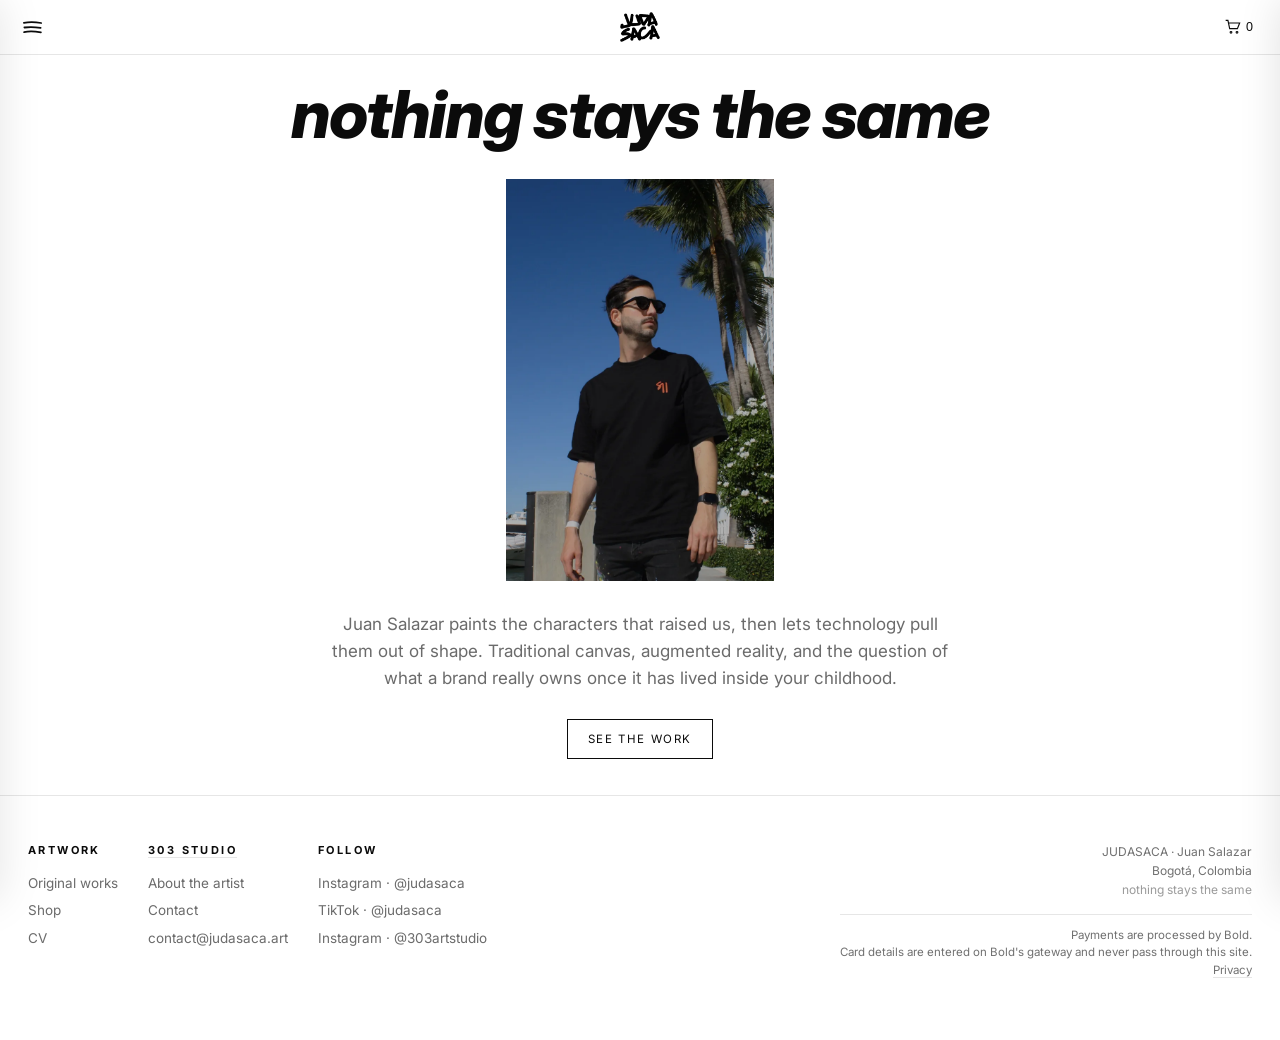
<file: index.html>
<!DOCTYPE html>
<html lang="en">
<head>
<meta charset="UTF-8">
<meta name="viewport" content="width=device-width,initial-scale=1">
<title>JUDASACA · Juan Salazar · Hybrid artist, Bogotá</title>
<meta name="description" content="Colombian hybrid artist working between painting and augmented reality. Original works, exhibitions and contact.">
<link rel="canonical" href="https://judasaca.art/">
<meta property="og:type" content="website">
<meta property="og:site_name" content="JUDASACA">
<meta property="og:title" content="JUDASACA · Juan Salazar · Hybrid artist, Bogotá">
<meta property="og:description" content="Colombian hybrid artist working between painting and augmented reality. Original works, exhibitions and contact.">
<meta property="og:url" content="https://judasaca.art/">
<meta property="og:image" content="https://judasaca.art/img/oil-city-woodstock-sm.webp">
<meta name="twitter:card" content="summary_large_image">
<script type="application/ld+json">
{
 "@context": "https://schema.org",
 "@graph": [
  {
   "@type": "WebSite",
   "@id": "https://judasaca.art/#sitio",
   "url": "https://judasaca.art/",
   "name": "JUDASACA",
   "inLanguage": "en",
   "publisher": {
    "@id": "https://judasaca.art/#judasaca"
   }
  },
  {
   "@type": "Person",
   "@id": "https://judasaca.art/#judasaca",
   "name": "Juan Salazar",
   "alternateName": "JUDASACA",
   "url": "https://judasaca.art/",
   "image": "https://judasaca.art/about_photo.webp",
   "jobTitle": "Visual artist",
   "nationality": {
    "@type": "Country",
    "name": "Colombia"
   },
   "homeLocation": {
    "@type": "Place",
    "address": {
     "@type": "PostalAddress",
     "addressLocality": "Bogotá",
     "addressCountry": "CO"
    }
   },
   "knowsAbout": [
    "Painting",
    "Street art",
    "Augmented reality",
    "Digital art",
    "Pop art"
   ],
   "sameAs": [
    "https://www.instagram.com/judasaca",
    "https://www.tiktok.com/@judasaca",
    "https://x.com/judasaca_art"
   ],
   "subjectOf": [
    {
     "@type": "Article",
     "headline": "Judasaca presenta ‘Brandalism’, arte que cuestiona el poder de las marcas",
     "url": "https://www.elespectador.com/especiales/judasaca-presenta-brandalism-arte-que-cuestiona-el-poder-de-las-marcas/",
     "publisher": {
      "@type": "Organization",
      "name": "El Espectador"
     }
    },
    {
     "@type": "Article",
     "headline": "Judasaca: Colombian Artist Reimagines Pop Culture with Tech, Color, and NFTs",
     "url": "https://colombiaone.com/2025/10/18/judasaca-colombian-artist-nfts/",
     "publisher": {
      "@type": "Organization",
      "name": "ColombiaOne"
     }
    },
    {
     "@type": "Article",
     "headline": "Street art y realidad aumentada se toman el Museo Biblioteca Carlos Lleras Restrepo",
     "url": "https://www.utadeo.edu.co/es/eventos/street-art-y-realidad-aumentada-se-toman-el-museo-biblioteca-carlos-lleras-restrepo-con-la",
     "publisher": {
      "@type": "Organization",
      "name": "Universidad Jorge Tadeo Lozano"
     }
    },
    {
     "@type": "Article",
     "headline": "El arte digital, una apuesta por la innovación",
     "url": "https://plazacapital.co/innovacion/7273-el-arte-digital-una-apuesta-por-la-innovacion",
     "publisher": {
      "@type": "Organization",
      "name": "Plaza Capital"
     }
    }
   ]
  },
  {
   "@type": "WebPage",
   "@id": "https://judasaca.art/#pagina",
   "url": "https://judasaca.art/",
   "isPartOf": {
    "@id": "https://judasaca.art/#sitio"
   },
   "about": {
    "@id": "https://judasaca.art/#judasaca"
   }
  }
 ]
}
</script>
<link rel="icon" href="img/judasaca-logo.png">
<link rel="preconnect" href="https://fonts.googleapis.com">
<link rel="preconnect" href="https://fonts.gstatic.com" crossorigin>
<link href="https://fonts.googleapis.com/css2?family=Inter:wght@400;500;600;700;800&display=swap" rel="stylesheet">
<link rel="stylesheet" href="css/style.css">
</head>
<body>

<header>
  <div class="barra">
    <button class="trazo" id="abrir-menu" aria-label="Menu" aria-expanded="false">
      <svg viewBox="0 0 30 22" aria-hidden="true" width="21" height="15">
        <path d="M2.4 4.1c6.1-1.2 15.7-1.5 25.2.3"/>
        <path d="M3.1 11c7.6-.9 14.9-.7 23.8.4"/>
        <path d="M2.7 17.9c5.3-1.3 14.4-1.4 24.6.2"/>
      </svg>
    </button>
    <a class="marca" href="index.html" aria-label="JUDASACA, home">
      <img src="img/judasaca-logo.png" alt="JUDASACA" width="900" height="673">
    </a>
    <button class="carro" id="carro" aria-label="Cart">
      <svg viewBox="0 0 24 24" aria-hidden="true" width="16" height="16"><circle cx="9" cy="20" r="1.3"/><circle cx="18" cy="20" r="1.3"/><path d="M1 2h3.4l2.6 12.4h11.6L22 6H6"/></svg>
      <span class="n" id="carro-n">0</span>
    </button>
  </div>
</header>

<aside class="menu-panel" id="menu-panel" aria-label="Menu" aria-hidden="true">
  <button class="x" id="cerrar-menu" aria-label="Close">&times;</button>
  <nav id="nav">
      <a href="about.html">About</a>
      <a href="art.html">Art</a>
      <a href="shop.html">Shop</a>
      <a href="cv.html">CV</a>
      <a href="contact.html">Contact</a>
  </nav>
  <div class="abajo">
    Bogotá, Colombia<br>
    <a href="mailto:contact@judasaca.art">contact@judasaca.art</a><br>
    <a href="https://www.instagram.com/judasaca" rel="noopener">@judasaca</a>
  </div>
</aside>

<main>
  <div class="wrap">
    <div class="hero">
      <h1>nothing stays the same</h1>
    </div>

    <div class="portada-obra">
      <img src="intro_photo.webp"
           alt="Juan Salazar, JUDASACA">
    </div>

    <div class="entrada-home">
      <p>Juan Salazar paints the characters that raised us, then lets technology pull them
        out of shape. Traditional canvas, augmented reality, and the question of what a
        brand really owns once it has lived inside your childhood.</p>
      <a class="btn" href="art.html">See the work</a>
    </div>
  </div>
</main>

<footer>
  <div class="wrap pie">
    <div class="col"><b>Artwork</b>
      <a href="art.html">Original works</a>
      <a href="shop.html">Shop</a>
      <a href="cv.html">CV</a>
    </div>
    <div class="col"><b><a class="tit-enlace" href="https://www.instagram.com/303artstudio" target="_blank"
      rel="noopener">303 Studio</a></b>
      <a href="about.html">About the artist</a>
      <a href="contact.html">Contact</a>
      <a href="mailto:contact@judasaca.art">contact@judasaca.art</a>
    </div>
    <div class="col"><b>Follow</b>
      <a href="https://www.instagram.com/judasaca" target="_blank" rel="noopener">Instagram · @judasaca</a>
      <a href="https://www.tiktok.com/@judasaca" target="_blank" rel="noopener">TikTok · @judasaca</a>
      <a href="https://www.instagram.com/303artstudio" target="_blank" rel="noopener">Instagram · @303artstudio</a>
    </div>
    <div class="col fin">JUDASACA · Juan Salazar<br>Bogotá, Colombia<br>
      <span style="opacity:.7">nothing stays the same</span>
      <!-- Dice solo lo que es verdad. El pago ocurre dentro de la pasarela de
           Bold, no en esta pagina, asi que el numero de la tarjeta no pasa por
           aqui ni queda en ningun sitio nuestro. No se reclama ninguna
           certificacion que no tengamos. -->
      <span class="seguro">Payments are processed by Bold.<br>
        Card details are entered on Bold's gateway and never pass through this site.<br>
        <a href="privacy.html">Privacy</a></span></div>
  </div>
</footer>

<div class="velo" id="velo"></div>
<aside class="panel" id="panel" aria-label="Cart" aria-hidden="true">
  <div class="alto"><h2>Selected works</h2><button class="x" id="cerrar-carro" aria-label="Close">&times;</button></div>
  <div class="lista" id="carro-lista"></div>
  <div class="bajo">
    <div class="total"><span>Total</span><span id="carro-total">USD 0</span></div>
    <div class="pagar-carro" id="carro-pagar"></div>
    <button class="btn lleno" id="carro-pedir" type="button">Checkout</button>
    <p class="nota" id="carro-nota">Payment opens on Bold's gateway. Card details are
      entered there and never pass through this site. We ask where to ship afterwards.</p>
  </div>
</aside>

<div class="lupa" id="lupa" role="dialog" aria-modal="true" aria-label="Artwork">
  <button class="cerrar" aria-label="Close">&times;</button>
  <button class="pasar ant" aria-label="Previous">&#8249;</button>
  <button class="pasar sig" aria-label="Next">&#8250;</button>
  <div class="contador" id="lupa-n"></div>
  <figure><img id="lupa-img" alt="" draggable="false"><figcaption id="lupa-pie"></figcaption></figure>
  <div class="gesto">Swipe to browse · pinch or double tap to zoom</div>
</div>

<script>
/* Menu de celular y lupa de obras. Si el JavaScript falla, los enlaces de las
   obras siguen abriendo la imagen grande por su cuenta. */
(function(){
  var b=document.getElementById('abrir-menu'), p=document.getElementById('menu-panel'),
      v=document.getElementById('velo'), x=document.getElementById('cerrar-menu');
  if(!b||!p) return;
  function abrir(){ p.classList.add('abierto'); v.classList.add('abierto');
    p.setAttribute('aria-hidden','false'); b.setAttribute('aria-expanded','true');
    document.body.style.overflow='hidden'; x.focus(); }
  function cerrar(){ p.classList.remove('abierto'); v.classList.remove('abierto');
    p.setAttribute('aria-hidden','true'); b.setAttribute('aria-expanded','false');
    document.body.style.overflow=''; b.focus(); }
  b.addEventListener('click', abrir);
  x.addEventListener('click', cerrar);
  v.addEventListener('click', cerrar);
  document.addEventListener('keydown', function(e){
    if(e.key==='Escape' && p.classList.contains('abierto')) cerrar(); });
})();

(function(){
  var enlaces=[].slice.call(document.querySelectorAll('[data-lupa]'));
  if(!enlaces.length) return;
  var caja=document.getElementById('lupa'), img=document.getElementById('lupa-img'),
      pie=document.getElementById('lupa-pie'), cont=document.getElementById('lupa-n'),
      i=0, antes=null;

  /* Estado del gesto. 'e' es la escala, 'x' e 'y' el desplazamiento dentro de
     la imagen cuando esta ampliada. */
  var e=1, x=0, y=0, px=0, py=0, pe=1, arrastra=false, pellizco=0, dedos={},
      partioEn=0, eje='', movido=false;

  function pinta(trans){
    img.style.transition = trans ? 'transform .28s cubic-bezier(.2,.8,.3,1)' : 'none';
    img.style.transform = 'translate3d(' + x + 'px,' + y + 'px,0) scale(' + e + ')';
  }
  function reinicia(trans){ e=1; x=0; y=0; pinta(trans); caja.classList.remove('ampliada'); }

  /* Las vecinas se piden por adelantado: al deslizar, la siguiente ya esta. */
  function precarga(n){
    [n-1, n+1].forEach(function(k){
      var a=enlaces[(k+enlaces.length)%enlaces.length];
      if(a){ var im=new Image(); im.src=a.getAttribute('href'); }
    });
  }

  function mostrar(n, dir){
    i=(n+enlaces.length)%enlaces.length;
    var a=enlaces[i];
    if(dir){
      img.style.transition='none';
      img.style.opacity='0';
      img.style.transform='translate3d(' + (dir*40) + 'px,0,0)';
    }
    img.src=a.getAttribute('href');
    img.alt=a.getAttribute('data-tit');
    pie.textContent=a.getAttribute('data-tit')+' · '+a.getAttribute('data-fic');
    if(cont) cont.textContent=(i+1)+' / '+enlaces.length;
    reinicia(false);
    requestAnimationFrame(function(){
      img.style.transition='transform .3s cubic-bezier(.2,.8,.3,1),opacity .22s';
      img.style.opacity='1'; img.style.transform='translate3d(0,0,0) scale(1)';
    });
    precarga(i);
  }

  function abrir(n,orig){
    antes=orig; mostrar(n);
    caja.classList.add('viendo');
    document.body.style.overflow='hidden';
    caja.querySelector('.cerrar').focus();
  }
  function cerrar(){
    caja.classList.remove('viendo','ampliada');
    document.body.style.overflow='';
    reinicia(false);
    if(antes) antes.focus();
  }

  /* ── Gestos ────────────────────────────────────────────────────────────
     Un dedo: si la obra esta a tamano normal, arrastrar de lado pasa a la
     siguiente y arrastrar hacia abajo cierra. Si esta ampliada, arrastrar
     mueve la imagen. Dos dedos: pellizco para acercar.
     Doble toque: acerca y aleja en el punto tocado. */
  function dist(a,b){ return Math.hypot(a.x-b.x, a.y-b.y); }
  function dedosArr(){ return Object.keys(dedos).map(function(k){ return dedos[k]; }); }

  img.addEventListener('pointerdown', function(ev){
    img.setPointerCapture(ev.pointerId);
    dedos[ev.pointerId]={x:ev.clientX, y:ev.clientY};
    var d=dedosArr();
    if(d.length===1){
      arrastra=true; movido=false; eje='';
      px=ev.clientX-x; py=ev.clientY-y; partioEn=ev.clientX;
    } else if(d.length===2){
      arrastra=false; pellizco=dist(d[0],d[1]); pe=e;
    }
  });

  img.addEventListener('pointermove', function(ev){
    if(!dedos[ev.pointerId]) return;
    dedos[ev.pointerId]={x:ev.clientX, y:ev.clientY};
    var d=dedosArr();

    if(d.length===2 && pellizco){
      e=Math.min(5, Math.max(1, pe * dist(d[0],d[1]) / pellizco));
      caja.classList.toggle('ampliada', e>1.02);
      pinta(false); return;
    }
    if(!arrastra) return;
    ev.preventDefault();
    var dx=ev.clientX-px-x, dy=ev.clientY-py-y;

    if(e>1.02){ x=ev.clientX-px; y=ev.clientY-py; pinta(false); movido=true; return; }

    /* A tamano normal el primer movimiento decide el eje, para que al deslizar
       de lado no se dispare el cierre y al revés tampoco. */
    if(!eje && (Math.abs(dx)>6 || Math.abs(dy)>6))
      eje = Math.abs(dx)>Math.abs(dy) ? 'h' : 'v';
    if(eje==='h'){ x=ev.clientX-px; y=0; }
    else if(eje==='v'){ y=Math.max(0, ev.clientY-py); x=0; e=Math.max(.85, 1-y/900); }
    movido=true; pinta(false);
  }, {passive:false});

  function suelta(ev){
    delete dedos[ev.pointerId];
    var quedan=dedosArr().length;
    if(quedan===1){ var d=dedosArr()[0]; px=d.x-x; py=d.y-y; arrastra=true; eje=''; }
    if(quedan>0){ pellizco=0; return; }
    arrastra=false; pellizco=0;
    if(e>1.02){ caja.classList.add('ampliada'); return; }

    if(eje==='h' && Math.abs(x)>70){ mostrar(i + (x<0?1:-1), x<0?1:-1); eje=''; return; }
    if(eje==='v' && y>110){ cerrar(); return; }
    eje=''; reinicia(true);
  }
  img.addEventListener('pointerup', suelta);
  img.addEventListener('pointercancel', suelta);

  var ultimoToque=0;
  img.addEventListener('click', function(ev){
    var ahora=Date.now();
    if(movido){ movido=false; return; }
    if(ahora-ultimoToque<300){
      if(e>1.02){ reinicia(true); }
      else{
        var r=img.getBoundingClientRect();
        e=2.6;
        x=(r.left+r.width/2-ev.clientX)*(e-1);
        y=(r.top+r.height/2-ev.clientY)*(e-1);
        caja.classList.add('ampliada'); pinta(true);
      }
    }
    ultimoToque=ahora;
  });

  /* La rueda del mouse tambien acerca, para quien esta en computador. */
  img.addEventListener('wheel', function(ev){
    if(!caja.classList.contains('viendo')) return;
    ev.preventDefault();
    e=Math.min(5, Math.max(1, e - ev.deltaY*0.0022));
    if(e<=1.02){ reinicia(false); } else { caja.classList.add('ampliada'); pinta(false); }
  }, {passive:false});

  enlaces.forEach(function(a,n){
    a.addEventListener('click',function(ev){ ev.preventDefault(); abrir(n,a); });
  });
  caja.querySelector('.cerrar').addEventListener('click',cerrar);
  caja.querySelector('.ant').addEventListener('click',function(){ mostrar(i-1,-1); });
  caja.querySelector('.sig').addEventListener('click',function(){ mostrar(i+1, 1); });
  caja.addEventListener('click',function(ev){ if(ev.target===caja) cerrar(); });
  document.addEventListener('keydown',function(ev){
    if(!caja.classList.contains('viendo')) return;
    if(ev.key==='Escape') cerrar();
    if(ev.key==='ArrowLeft') mostrar(i-1,-1);
    if(ev.key==='ArrowRight') mostrar(i+1, 1);
    if(ev.key==='0') reinicia(true);
  });
})();

/* ── Carrito ──────────────────────────────────────────────────────────
   Guarda lo elegido en el propio navegador y arma un correo con la lista.
   No cobra nada todavia: cuando existan los enlaces de pago de Stripe,
   este mismo carrito puede mandar al checkout. */
(function(){
  var CAT = {"artwork-incoming": {"t": "Artwork Incoming", "m": "Coming soon", "usd": 0}, "snoopin-aint-easy": {"t": "Snoopin Ain’t Easy", "m": "100 × 100 cm", "usd": 2500}, "oil-city-woodstock": {"t": "Oil City Woodstock", "m": "100 × 100 cm", "usd": 2500}, "sunday-snoops": {"t": "Sunday, Snoops", "m": "100 × 100 cm", "usd": 2500}, "mango-og": {"t": "Mango OG", "m": "95 × 95 cm", "usd": 2500}, "original-pastel-disney": {"t": "Original Pastel Disney", "m": "100 × 100 cm", "usd": 2500}, "blue-thoughts-rat": {"t": "Blue Thoughts Rat", "m": "80 cm diameter", "usd": 1800}, "smiling-ratsquiat-blue-crown": {"t": "Smiling Ratsquiat, Blue Crown", "m": "50 × 50 cm", "usd": 1500}, "oil-woodstock": {"t": "Oil Woodstock", "m": "50 × 50 cm", "usd": 1500}, "cloud-city-snoops": {"t": "Cloud City Snoops", "m": "50 × 50 cm", "usd": 1500}, "new-york-street-snoops": {"t": "New York Street Snoops", "m": "50 × 50 cm", "usd": 1500}, "city-rounds-icon": {"t": "City Rounds Icon", "m": "50 × 50 cm", "usd": 1500}, "city-famous-rat": {"t": "City Famous Rat", "m": "175 × 80 cm", "usd": 3000}, "broken-icon": {"t": "Broken Icon", "m": "100 × 100 cm", "usd": 2500}, "smiling-ratsquiat-yellow-crown": {"t": "Smiling Ratsquiat, Yellow Crown", "m": "50 × 50 cm", "usd": 1500}, "woodstocks-on-fire": {"t": "Woodstock’s on Fire", "m": "Framed 45 × 40 cm", "usd": 350}, "out-in-the-beach-rat": {"t": "Out in the Beach Rat", "m": "Framed", "usd": 350}, "out-in-the-city-woodstock": {"t": "Out in the City, Woodstock", "m": "Framed 45 × 40 cm", "usd": 350}, "colour-pop-snoops": {"t": "Colour Pop Snoops", "m": "Framed 45 × 40 cm", "usd": 350}, "icon-kiss": {"t": "Icon Kiss", "m": "Framed 45 × 40 cm", "usd": 350}, "palometa-tribute": {"t": "Palometa Tribute", "m": "Framed 45 × 40 cm", "usd": 350}, "city-of-rats": {"t": "City of Rats", "m": "Framed 45 × 40 cm", "usd": 350}, "abstract-reality-icon": {"t": "Abstract Reality Icon", "m": "35 × 25 cm", "usd": 600}, "everything-will-be-ok-jules": {"t": "Everything Will Be OK, Jules", "m": "Framed 45 × 40 cm", "usd": 350}, "judasaca-socks": {"t": "Broken Icon × Bitcoin Rat Socks", "m": "Two pairs", "usd": 30}};
  var LLAVE='judasaca-carro';
  var carro=[];
  try{ carro=JSON.parse(localStorage.getItem(LLAVE)||'[]'); }catch(e){ carro=[]; }
  carro = carro.filter(function(s){ return CAT[s]; });

  var bot=document.getElementById('carro'), num=document.getElementById('carro-n'),
      panel=document.getElementById('panel'), velo=document.getElementById('velo'),
      lista=document.getElementById('carro-lista'), total=document.getElementById('carro-total'),
      pedir=document.getElementById('carro-pedir'), nota=document.getElementById('carro-nota');
  if(!bot||!panel) return;

  function guardar(){ try{ localStorage.setItem(LLAVE, JSON.stringify(carro)); }catch(e){} }
  function dinero(n){ return 'USD ' + n.toLocaleString('en-US'); }

  function pintar(){
    num.textContent = carro.length;
    if(!carro.length){
      lista.innerHTML = '<p class="vacio">Nothing selected yet.</p>';
      total.textContent = dinero(0);
      pedir.disabled = true;
      return;
    }
    pedir.disabled = false;
    var suma = 0, h = '';
    carro.forEach(function(sl){
      var o = CAT[sl]; suma += o.usd;
      h += '<div class="item"><img src="img/'+sl+'-sm.webp" alt="">'
        +  '<div class="d"><div class="t">'+o.t+'</div>'
        +  '<div class="f">'+o.m+'</div>'
        +  '<div class="p">'+dinero(o.usd)+'</div>'
        +  '<button class="quitar" data-q="'+sl+'">Remove</button></div></div>';
    });
    lista.innerHTML = h;
    total.textContent = dinero(suma);
  }

  /* Checkout de verdad: el carrito cobra, no manda un correo. Se firma la
     lista contra el Worker (que suma el total y decide el precio) y se abre
     Bold por el total, en una sola orden. */
  function cobrar(){
    if (!carro.length || !window.fetch || !window.JUDPAGO) return;
    pedir.disabled = true;
    pedir.textContent = 'One moment…';

    fetch('https://judasaca-bold.judasaca-art.workers.dev/firma', {
      method: 'POST',
      headers: { 'Content-Type': 'application/json' },
      body: JSON.stringify({ modo: 'carro', slugs: carro })
    })
    .then(function(r){ return r.json(); })
    .then(function(d){
      if (!d || !d.carro) throw new Error('sin-orden');

      // Si algo se vendio mientras el comprador miraba, el Worker lo deja
      // fuera de la firma. Se le dice, se le quita del carrito y se cobra lo
      // que si esta: nadie paga por un cuadro que ya no existe.
      var firmadas = d.carro.slugs || [];
      var caidas = carro.filter(function(s){ return firmadas.indexOf(s) < 0; });
      if (caidas.length) {
        carro = firmadas.slice();
        guardar(); pintar();
        nota.textContent = caidas.length === 1
          ? CAT[caidas[0]].t + ' was just sold and has been removed. Paying for the rest.'
          : caidas.length + ' works were just sold and have been removed. Paying for the rest.';
        nota.className = 'nota aviso';
      }

      pedir.style.display = 'none';
      window.JUDPAGO.abrir(document.getElementById('carro-pagar'), d.carro, location.href);
    })
    .catch(function(){
      pedir.disabled = false;
      pedir.textContent = 'Checkout';
      nota.className = 'nota aviso';
      nota.innerHTML = 'Checkout is not responding. Write to '
        + '<a href="mailto:contact@judasaca.art">contact@judasaca.art</a> and Juan will take it from there.';
    });
  }

  function abrir(){ panel.classList.add('abierto'); velo.classList.add('abierto');
    panel.setAttribute('aria-hidden','false'); document.body.style.overflow='hidden'; }
  function cerrar(){ panel.classList.remove('abierto'); velo.classList.remove('abierto');
    panel.setAttribute('aria-hidden','true'); document.body.style.overflow=''; }

  bot.addEventListener('click', function(){ pintar(); abrir(); });
  pedir.addEventListener('click', cobrar);
  velo.addEventListener('click', cerrar);
  document.getElementById('cerrar-carro').addEventListener('click', cerrar);
  document.addEventListener('keydown', function(e){
    if(e.key==='Escape' && panel.classList.contains('abierto')) cerrar(); });

  lista.addEventListener('click', function(e){
    var q=e.target.getAttribute && e.target.getAttribute('data-q');
    if(!q) return;
    carro = carro.filter(function(s){ return s!==q; });
    guardar(); pintar();
  });

  document.querySelectorAll('.add').forEach(function(b){
    b.addEventListener('click', function(){
      var sl=b.getAttribute('data-slug');
      if(carro.indexOf(sl)<0) carro.push(sl);
      guardar(); pintar(); abrir();
    });
  });

  pintar();
})();

/* ── Pago ───────────────────────────────────────────────────────────────
   Un solo motor de pago para toda la pagina: lo usan los botones Buy de cada
   obra y tambien el carrito.

   Flujo, corto a proposito: clic en Buy -> la pasarela de Bold se abre encima
   del sitio -> paga. Nada de formularios antes. La direccion de envio se pide
   DESPUES, en la pagina de gracias, cuando la plata ya entro y el comprador
   no puede arrepentirse a mitad de camino por tener que teclear.

   El navegador NUNCA manda el precio: manda slugs, y el Worker decide cuanto
   se cobra y lo firma. Un precio que mande el atacante no vale nada aunque
   venga firmado, porque estaria firmando su propia mentira. */
window.JUDPAGO = (function(){
  var libreria = null, abriendo = false;

  /* Devuelve una promesa que solo se cumple cuando la libreria esta lista de
     verdad. Se guarda para que dos clics no la carguen dos veces. */
  function cargarLibreria(){
    if (libreria) return libreria;
    libreria = new Promise(function(ok, mal){
      if (window.BoldCheckout) return ok();
      var s = document.createElement('script');
      s.src = 'https://checkout.bold.co/library/boldPaymentButton.js';
      s.onload = function(){ window.BoldCheckout ? ok() : mal(); };
      s.onerror = mal;
      document.head.appendChild(s);
    });
    return libreria;
  }

  /* Se recuerda la orden para que la pagina de gracias sepa que se acaba de
     pagar: ahi se le pide la direccion y se marcan las obras como vendidas. */
  function recordar(orden){
    try {
      localStorage.setItem('judasaca-orden', JSON.stringify({
        id: orden.orderId,
        slugs: orden.slugs || [],
        amount: orden.amount,
        description: orden.description,
        t: Date.now()
      }));
    } catch(e) {}
  }

  /* Abre la pasarela directamente, sin dibujar ningun boton de Bold.

     Antes esto inyectaba un <script data-bold-button> y luego le hacia clic
     solo. Eso era una carrera perdida: la libreria de Bold busca esos scripts
     cuando ELLA carga, asi que segun quien llegara primero unas veces salia el
     boton y otras veces no salia nada. Con la API (new BoldCheckout().open())
     no hay nada que esperar ni nada que adivinar: se abre y ya. */
  function abrir(destino, orden, origen){
    if (abriendo) return;
    abriendo = true;
    recordar(orden);

    cargarLibreria().then(function(){
      new window.BoldCheckout({
        orderId: orden.orderId,
        currency: orden.currency,
        amount: orden.amount,
        apiKey: '2heS56eZeRZj1n1B8NDPF9_LA2aDpNbyNBJOoG65qWI',
        integritySignature: orden.signature,
        description: orden.description,
        redirectionUrl: 'https://judasaca.art/thanks.html',
        originUrl: origen || 'https://judasaca.art/art.html',
        // Embedded: la pasarela abre encima del sitio y el comprador no se va.
        renderMode: 'embedded'
      }).open();
      abriendo = false;
    }).catch(function(){
      abriendo = false;
      if (destino) {
        destino.innerHTML = '<span class="fallo">Checkout could not open. '
          + 'Write to <a href="mailto:contact@judasaca.art">contact@judasaca.art</a>.</span>';
      }
    });
  }

  /* Una obra vendida se apaga entera: sello, ficha tachada y sin botones. */
  function marcarVendidas(lista){
    (lista || []).forEach(function(slug){
      var hueco = document.querySelector('.pagar[data-obra="' + slug + '"]');
      if (!hueco) return;
      var obra = hueco.closest('.obra');
      if (!obra || obra.classList.contains('agotada')) return;
      obra.classList.add('agotada');
      var marco = obra.querySelector('.marco');
      if (marco && !marco.querySelector('.sello')) {
        marco.classList.add('vendido');
        var s = document.createElement('span');
        s.className = 'sello';
        s.setAttribute('aria-hidden', 'true');
        s.innerHTML = '<i></i><b>Sold</b><i></i>';
        marco.appendChild(s);
      }
      var acciones = obra.querySelector('.acciones');
      if (acciones) acciones.innerHTML = '<span class="sello-vendida">Sold</span>';
    });
  }

  return { abrir: abrir, marcarVendidas: marcarVendidas, firmador: 'https://judasaca-bold.judasaca-art.workers.dev' };
})();

/* ── Buy en cada obra ───────────────────────────────────────────────────
   Solo corre en paginas con huecos .pagar (hoy, la de obras). */
(function(){
  var huecos = [].slice.call(document.querySelectorAll('.pagar[data-obra]'));
  if (!huecos.length || !window.fetch) return;

  var slugs = huecos.map(function(h){ return h.getAttribute('data-obra'); });
  var firmadas = {};   // slug -> orden ya firmada por el Worker

  function firmar(lista){
    return fetch('https://judasaca-bold.judasaca-art.workers.dev/firma', {
      method: 'POST',
      headers: { 'Content-Type': 'application/json' },
      body: JSON.stringify({ slugs: lista })
    }).then(function(r){ return r.json(); });
  }

  /* Precarga. Corre al cargar la pagina y suele llegar antes de que nadie
     haga clic, asi que el boton abre Bold de una. Si Cloudflare esta frio y
     tarda, no importa: el boton ya esta pintado y el clic firma solo. */
  firmar(slugs).then(function(d){
    if (d && d.vendidas) window.JUDPAGO.marcarVendidas(d.vendidas);
    if (d && d.obras) firmadas = d.obras;
  }).catch(function(){ });

  function abrirObra(boton, slug){
    var hueco = boton.parentNode;
    boton.disabled = true;
    boton.textContent = 'Opening…';

    var orden = firmadas[slug];
    if (orden) {
      orden.slugs = [slug];
      window.JUDPAGO.abrir(hueco, orden, location.href);
      return;
    }
    // Todavia no habia llegado la precarga: se firma esta sola y se abre.
    firmar([slug]).then(function(d){
      if (d && d.vendidas) window.JUDPAGO.marcarVendidas(d.vendidas);
      var o = d && d.obras && d.obras[slug];
      if (!o) throw new Error('sin-orden');
      firmadas[slug] = o;
      o.slugs = [slug];
      window.JUDPAGO.abrir(hueco, o, location.href);
    }).catch(function(){
      boton.disabled = false;
      boton.textContent = 'Buy';
      hueco.insertAdjacentHTML('beforeend',
        '<span class="fallo">Could not open checkout. '
        + 'Write to <a href="mailto:contact@judasaca.art">contact@judasaca.art</a>.</span>');
    });
  }

  document.addEventListener('click', function(e){
    var b = e.target.closest && e.target.closest('.pagar .comprar');
    if (!b || b.disabled) return;
    abrirObra(b, b.getAttribute('data-obra'));
  });
})();
</script>
</body>
</html>
</file>
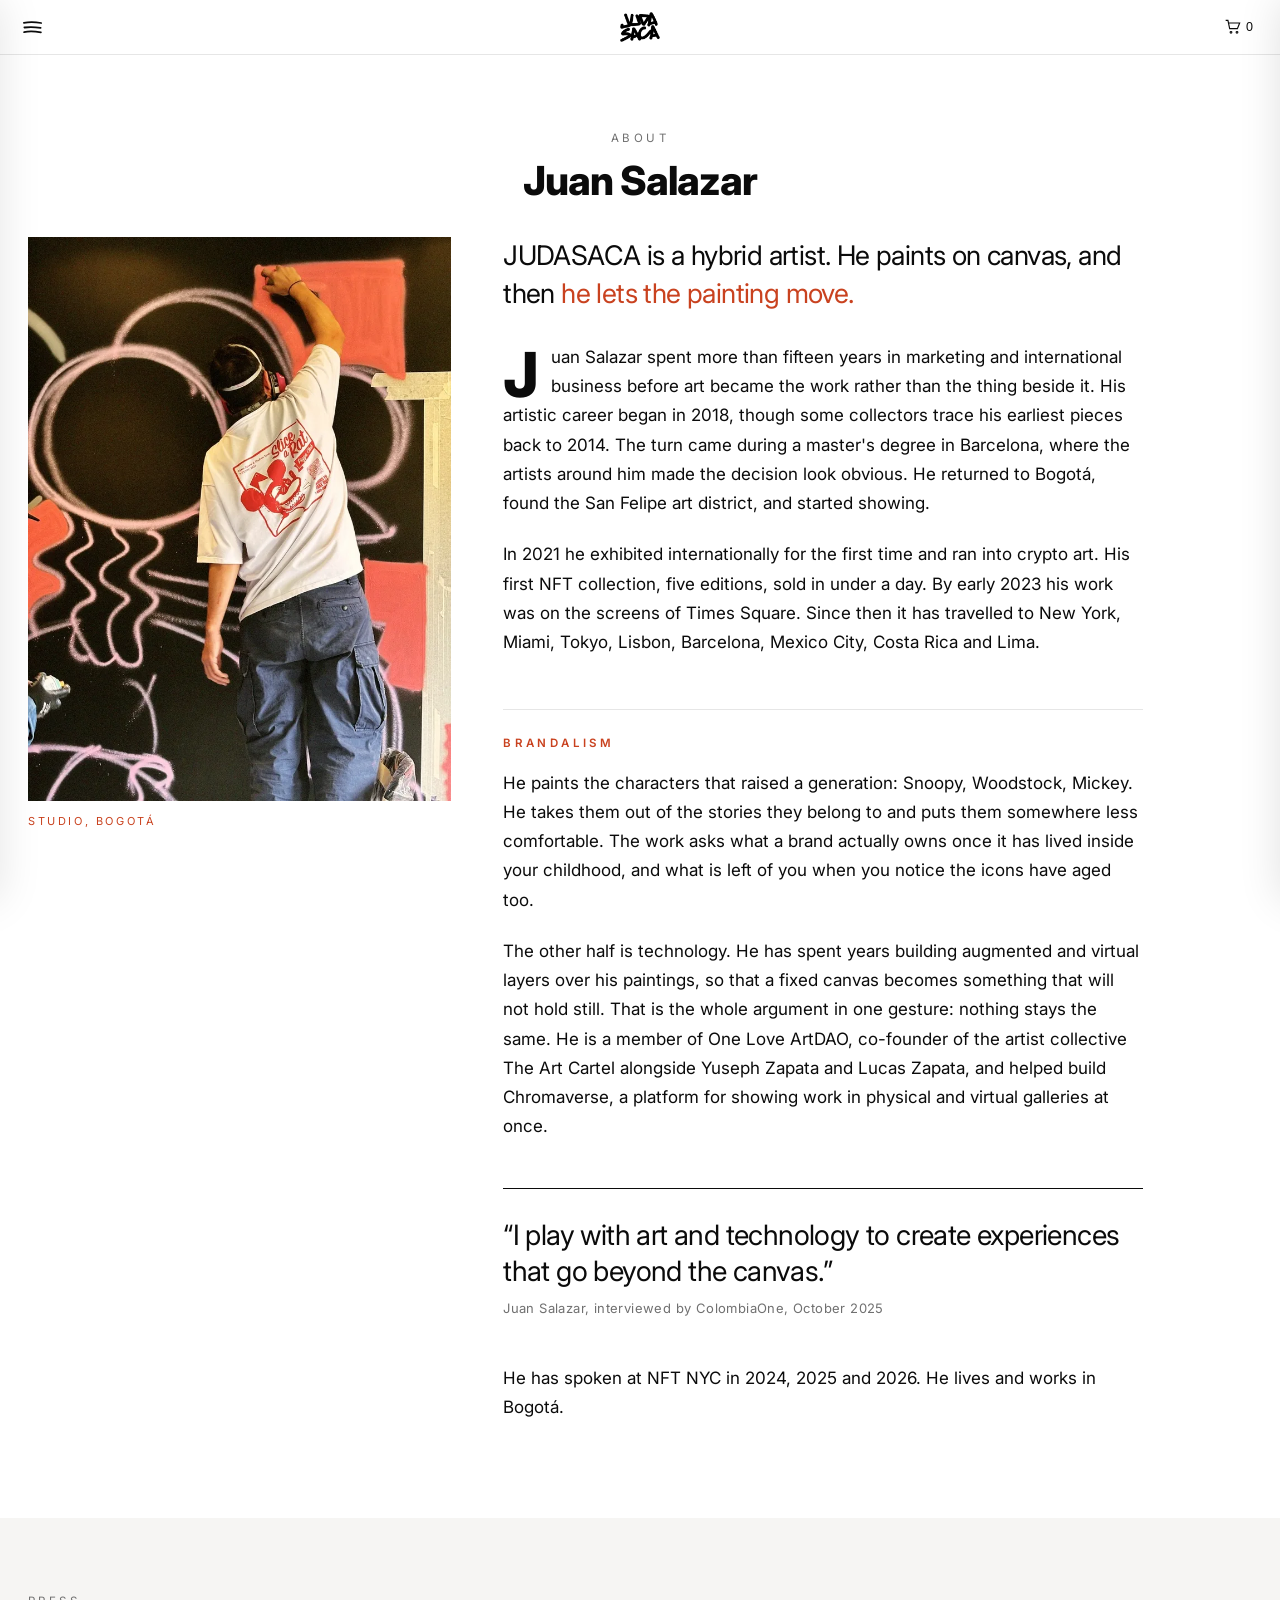
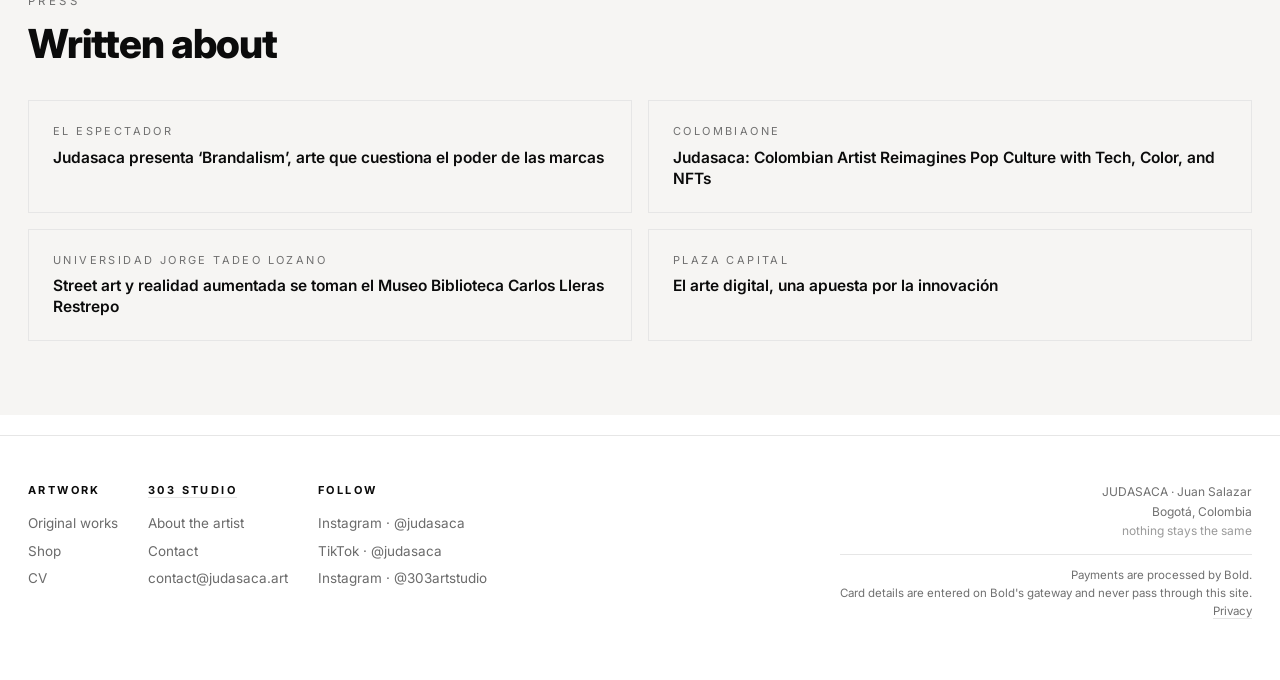
<file: about.html>
<!DOCTYPE html>
<html lang="en">
<head>
<meta charset="UTF-8">
<meta name="viewport" content="width=device-width,initial-scale=1">
<title>About · JUDASACA · Juan Salazar</title>
<meta name="description" content="Juan Salazar, known as JUDASACA, is a Colombian hybrid artist working between traditional painting and augmented reality.">
<link rel="canonical" href="https://judasaca.art/about.html">
<meta property="og:type" content="website">
<meta property="og:site_name" content="JUDASACA">
<meta property="og:title" content="About · JUDASACA · Juan Salazar">
<meta property="og:description" content="Juan Salazar, known as JUDASACA, is a Colombian hybrid artist working between traditional painting and augmented reality.">
<meta property="og:url" content="https://judasaca.art/about.html">
<meta property="og:image" content="https://judasaca.art/about_photo.webp">
<meta name="twitter:card" content="summary_large_image">
<script type="application/ld+json">
{
 "@context": "https://schema.org",
 "@graph": [
  {
   "@type": "WebSite",
   "@id": "https://judasaca.art/#sitio",
   "url": "https://judasaca.art/",
   "name": "JUDASACA",
   "inLanguage": "en",
   "publisher": {
    "@id": "https://judasaca.art/#judasaca"
   }
  },
  {
   "@type": "Person",
   "@id": "https://judasaca.art/#judasaca",
   "name": "Juan Salazar",
   "alternateName": "JUDASACA",
   "url": "https://judasaca.art/",
   "image": "https://judasaca.art/about_photo.webp",
   "jobTitle": "Visual artist",
   "nationality": {
    "@type": "Country",
    "name": "Colombia"
   },
   "homeLocation": {
    "@type": "Place",
    "address": {
     "@type": "PostalAddress",
     "addressLocality": "Bogotá",
     "addressCountry": "CO"
    }
   },
   "knowsAbout": [
    "Painting",
    "Street art",
    "Augmented reality",
    "Digital art",
    "Pop art"
   ],
   "sameAs": [
    "https://www.instagram.com/judasaca",
    "https://www.tiktok.com/@judasaca",
    "https://x.com/judasaca_art"
   ],
   "subjectOf": [
    {
     "@type": "Article",
     "headline": "Judasaca presenta ‘Brandalism’, arte que cuestiona el poder de las marcas",
     "url": "https://www.elespectador.com/especiales/judasaca-presenta-brandalism-arte-que-cuestiona-el-poder-de-las-marcas/",
     "publisher": {
      "@type": "Organization",
      "name": "El Espectador"
     }
    },
    {
     "@type": "Article",
     "headline": "Judasaca: Colombian Artist Reimagines Pop Culture with Tech, Color, and NFTs",
     "url": "https://colombiaone.com/2025/10/18/judasaca-colombian-artist-nfts/",
     "publisher": {
      "@type": "Organization",
      "name": "ColombiaOne"
     }
    },
    {
     "@type": "Article",
     "headline": "Street art y realidad aumentada se toman el Museo Biblioteca Carlos Lleras Restrepo",
     "url": "https://www.utadeo.edu.co/es/eventos/street-art-y-realidad-aumentada-se-toman-el-museo-biblioteca-carlos-lleras-restrepo-con-la",
     "publisher": {
      "@type": "Organization",
      "name": "Universidad Jorge Tadeo Lozano"
     }
    },
    {
     "@type": "Article",
     "headline": "El arte digital, una apuesta por la innovación",
     "url": "https://plazacapital.co/innovacion/7273-el-arte-digital-una-apuesta-por-la-innovacion",
     "publisher": {
      "@type": "Organization",
      "name": "Plaza Capital"
     }
    }
   ]
  },
  {
   "@type": "ProfilePage",
   "@id": "https://judasaca.art/about.html#pagina",
   "url": "https://judasaca.art/about.html",
   "isPartOf": {
    "@id": "https://judasaca.art/#sitio"
   },
   "mainEntity": {
    "@id": "https://judasaca.art/#judasaca"
   }
  }
 ]
}
</script>
<link rel="icon" href="img/judasaca-logo.png">
<link rel="preconnect" href="https://fonts.googleapis.com">
<link rel="preconnect" href="https://fonts.gstatic.com" crossorigin>
<link href="https://fonts.googleapis.com/css2?family=Inter:wght@400;500;600;700;800&display=swap" rel="stylesheet">
<link rel="stylesheet" href="css/style.css">
</head>
<body>

<header>
  <div class="barra">
    <button class="trazo" id="abrir-menu" aria-label="Menu" aria-expanded="false">
      <svg viewBox="0 0 30 22" aria-hidden="true" width="21" height="15">
        <path d="M2.4 4.1c6.1-1.2 15.7-1.5 25.2.3"/>
        <path d="M3.1 11c7.6-.9 14.9-.7 23.8.4"/>
        <path d="M2.7 17.9c5.3-1.3 14.4-1.4 24.6.2"/>
      </svg>
    </button>
    <a class="marca" href="index.html" aria-label="JUDASACA, home">
      <img src="img/judasaca-logo.png" alt="JUDASACA" width="900" height="673">
    </a>
    <button class="carro" id="carro" aria-label="Cart">
      <svg viewBox="0 0 24 24" aria-hidden="true" width="16" height="16"><circle cx="9" cy="20" r="1.3"/><circle cx="18" cy="20" r="1.3"/><path d="M1 2h3.4l2.6 12.4h11.6L22 6H6"/></svg>
      <span class="n" id="carro-n">0</span>
    </button>
  </div>
</header>

<aside class="menu-panel" id="menu-panel" aria-label="Menu" aria-hidden="true">
  <button class="x" id="cerrar-menu" aria-label="Close">&times;</button>
  <nav id="nav">
      <a href="about.html" class="on">About</a>
      <a href="art.html">Art</a>
      <a href="shop.html">Shop</a>
      <a href="cv.html">CV</a>
      <a href="contact.html">Contact</a>
  </nav>
  <div class="abajo">
    Bogotá, Colombia<br>
    <a href="mailto:contact@judasaca.art">contact@judasaca.art</a><br>
    <a href="https://www.instagram.com/judasaca" rel="noopener">@judasaca</a>
  </div>
</aside>

<main>
  <section>
    <div class="wrap">
      <div class="tit centrado"><div class="eti">About</div><h2>Juan Salazar</h2></div>
      <div class="dos">
        <!-- La foto se queda quieta mientras el texto corre. Es el gesto mas caro
             que se puede hacer sin agregar un solo elemento a la pagina. -->
        <div class="foto">
          <img class="retrato" src="about_photo.webp"
               alt="Juan Salazar painting a mural, Bogotá">
          <figcaption class="pie-foto">Studio, Bogotá</figcaption>
        </div>
        <div class="prosa vida">
          <p class="entrada">JUDASACA is a hybrid artist. He paints on canvas, and then
            <span class="mueve">he lets the painting move.</span></p>

          <p>Juan Salazar spent more than fifteen years in marketing and international
            business before art became the work rather than the thing beside it. His
            artistic career began in 2018, though some collectors trace his earliest
            pieces back to 2014. The turn came during a master's degree in Barcelona,
            where the artists around him made the decision look obvious. He returned to
            Bogotá, found the San Felipe art district, and started showing.</p>

          <p>In 2021 he exhibited internationally for the first time and ran into crypto
            art. His first NFT collection, five editions, sold in under a day. By early
            2023 his work was on the screens of Times Square. Since then it has travelled
            to New York, Miami, Tokyo, Lisbon, Barcelona, Mexico City, Costa Rica and Lima.</p>

          <h3>Brandalism</h3>
          <p>He paints the characters that raised a generation: Snoopy, Woodstock, Mickey.
            He takes them out of the stories they belong to and puts them somewhere less
            comfortable. The work asks what a brand actually owns once it has lived inside
            your childhood, and what is left of you when you notice the icons have aged too.</p>

          <p>The other half is technology. He has spent years building augmented and virtual
            layers over his paintings, so that a fixed canvas becomes something that will not
            hold still. That is the whole argument in one gesture: nothing stays the same. He
            is a member of One Love ArtDAO, co-founder of the
            artist collective The Art Cartel alongside Yuseph Zapata and Lucas Zapata, and
            helped build Chromaverse, a platform for showing work in physical and virtual
            galleries at once.</p>

          <blockquote class="cita">
            “I play with art and technology to create experiences that go beyond the canvas.”
            <cite>Juan Salazar, interviewed by ColombiaOne, October 2025</cite>
          </blockquote>

          <p>He has spoken at NFT NYC in 2024, 2025 and 2026. He lives and works in Bogotá.</p>
        </div>
      </div>
    </div>
  </section>

  <section class="humo">
    <div class="wrap">
      <div class="tit"><div class="eti">Press</div><h2>Written about</h2></div>
      <div class="prensa">
        <a href="https://www.elespectador.com/especiales/judasaca-presenta-brandalism-arte-que-cuestiona-el-poder-de-las-marcas/" rel="noopener">
          <div class="medio">El Espectador</div>
          <div class="titular">Judasaca presenta ‘Brandalism’, arte que cuestiona el poder de las marcas</div>
        </a>
        <a href="https://colombiaone.com/2025/10/18/judasaca-colombian-artist-nfts/" rel="noopener">
          <div class="medio">ColombiaOne</div>
          <div class="titular">Judasaca: Colombian Artist Reimagines Pop Culture with Tech, Color, and NFTs</div>
        </a>
        <a href="https://www.utadeo.edu.co/es/eventos/street-art-y-realidad-aumentada-se-toman-el-museo-biblioteca-carlos-lleras-restrepo-con-la" rel="noopener">
          <div class="medio">Universidad Jorge Tadeo Lozano</div>
          <div class="titular">Street art y realidad aumentada se toman el Museo Biblioteca Carlos Lleras Restrepo</div>
        </a>
        <a href="https://plazacapital.co/innovacion/7273-el-arte-digital-una-apuesta-por-la-innovacion" rel="noopener">
          <div class="medio">Plaza Capital</div>
          <div class="titular">El arte digital, una apuesta por la innovación</div>
        </a>
      </div>
    </div>
  </section>
</main>

<footer>
  <div class="wrap pie">
    <div class="col"><b>Artwork</b>
      <a href="art.html">Original works</a>
      <a href="shop.html">Shop</a>
      <a href="cv.html">CV</a>
    </div>
    <div class="col"><b><a class="tit-enlace" href="https://www.instagram.com/303artstudio" target="_blank"
      rel="noopener">303 Studio</a></b>
      <a href="about.html">About the artist</a>
      <a href="contact.html">Contact</a>
      <a href="mailto:contact@judasaca.art">contact@judasaca.art</a>
    </div>
    <div class="col"><b>Follow</b>
      <a href="https://www.instagram.com/judasaca" target="_blank" rel="noopener">Instagram · @judasaca</a>
      <a href="https://www.tiktok.com/@judasaca" target="_blank" rel="noopener">TikTok · @judasaca</a>
      <a href="https://www.instagram.com/303artstudio" target="_blank" rel="noopener">Instagram · @303artstudio</a>
    </div>
    <div class="col fin">JUDASACA · Juan Salazar<br>Bogotá, Colombia<br>
      <span style="opacity:.7">nothing stays the same</span>
      <!-- Dice solo lo que es verdad. El pago ocurre dentro de la pasarela de
           Bold, no en esta pagina, asi que el numero de la tarjeta no pasa por
           aqui ni queda en ningun sitio nuestro. No se reclama ninguna
           certificacion que no tengamos. -->
      <span class="seguro">Payments are processed by Bold.<br>
        Card details are entered on Bold's gateway and never pass through this site.<br>
        <a href="privacy.html">Privacy</a></span></div>
  </div>
</footer>

<div class="velo" id="velo"></div>
<aside class="panel" id="panel" aria-label="Cart" aria-hidden="true">
  <div class="alto"><h2>Selected works</h2><button class="x" id="cerrar-carro" aria-label="Close">&times;</button></div>
  <div class="lista" id="carro-lista"></div>
  <div class="bajo">
    <div class="total"><span>Total</span><span id="carro-total">USD 0</span></div>
    <div class="pagar-carro" id="carro-pagar"></div>
    <button class="btn lleno" id="carro-pedir" type="button">Checkout</button>
    <p class="nota" id="carro-nota">Payment opens on Bold's gateway. Card details are
      entered there and never pass through this site. We ask where to ship afterwards.</p>
  </div>
</aside>

<div class="lupa" id="lupa" role="dialog" aria-modal="true" aria-label="Artwork">
  <button class="cerrar" aria-label="Close">&times;</button>
  <button class="pasar ant" aria-label="Previous">&#8249;</button>
  <button class="pasar sig" aria-label="Next">&#8250;</button>
  <div class="contador" id="lupa-n"></div>
  <figure><img id="lupa-img" alt="" draggable="false"><figcaption id="lupa-pie"></figcaption></figure>
  <div class="gesto">Swipe to browse · pinch or double tap to zoom</div>
</div>

<script>
/* Menu de celular y lupa de obras. Si el JavaScript falla, los enlaces de las
   obras siguen abriendo la imagen grande por su cuenta. */
(function(){
  var b=document.getElementById('abrir-menu'), p=document.getElementById('menu-panel'),
      v=document.getElementById('velo'), x=document.getElementById('cerrar-menu');
  if(!b||!p) return;
  function abrir(){ p.classList.add('abierto'); v.classList.add('abierto');
    p.setAttribute('aria-hidden','false'); b.setAttribute('aria-expanded','true');
    document.body.style.overflow='hidden'; x.focus(); }
  function cerrar(){ p.classList.remove('abierto'); v.classList.remove('abierto');
    p.setAttribute('aria-hidden','true'); b.setAttribute('aria-expanded','false');
    document.body.style.overflow=''; b.focus(); }
  b.addEventListener('click', abrir);
  x.addEventListener('click', cerrar);
  v.addEventListener('click', cerrar);
  document.addEventListener('keydown', function(e){
    if(e.key==='Escape' && p.classList.contains('abierto')) cerrar(); });
})();

(function(){
  var enlaces=[].slice.call(document.querySelectorAll('[data-lupa]'));
  if(!enlaces.length) return;
  var caja=document.getElementById('lupa'), img=document.getElementById('lupa-img'),
      pie=document.getElementById('lupa-pie'), cont=document.getElementById('lupa-n'),
      i=0, antes=null;

  /* Estado del gesto. 'e' es la escala, 'x' e 'y' el desplazamiento dentro de
     la imagen cuando esta ampliada. */
  var e=1, x=0, y=0, px=0, py=0, pe=1, arrastra=false, pellizco=0, dedos={},
      partioEn=0, eje='', movido=false;

  function pinta(trans){
    img.style.transition = trans ? 'transform .28s cubic-bezier(.2,.8,.3,1)' : 'none';
    img.style.transform = 'translate3d(' + x + 'px,' + y + 'px,0) scale(' + e + ')';
  }
  function reinicia(trans){ e=1; x=0; y=0; pinta(trans); caja.classList.remove('ampliada'); }

  /* Las vecinas se piden por adelantado: al deslizar, la siguiente ya esta. */
  function precarga(n){
    [n-1, n+1].forEach(function(k){
      var a=enlaces[(k+enlaces.length)%enlaces.length];
      if(a){ var im=new Image(); im.src=a.getAttribute('href'); }
    });
  }

  function mostrar(n, dir){
    i=(n+enlaces.length)%enlaces.length;
    var a=enlaces[i];
    if(dir){
      img.style.transition='none';
      img.style.opacity='0';
      img.style.transform='translate3d(' + (dir*40) + 'px,0,0)';
    }
    img.src=a.getAttribute('href');
    img.alt=a.getAttribute('data-tit');
    pie.textContent=a.getAttribute('data-tit')+' · '+a.getAttribute('data-fic');
    if(cont) cont.textContent=(i+1)+' / '+enlaces.length;
    reinicia(false);
    requestAnimationFrame(function(){
      img.style.transition='transform .3s cubic-bezier(.2,.8,.3,1),opacity .22s';
      img.style.opacity='1'; img.style.transform='translate3d(0,0,0) scale(1)';
    });
    precarga(i);
  }

  function abrir(n,orig){
    antes=orig; mostrar(n);
    caja.classList.add('viendo');
    document.body.style.overflow='hidden';
    caja.querySelector('.cerrar').focus();
  }
  function cerrar(){
    caja.classList.remove('viendo','ampliada');
    document.body.style.overflow='';
    reinicia(false);
    if(antes) antes.focus();
  }

  /* ── Gestos ────────────────────────────────────────────────────────────
     Un dedo: si la obra esta a tamano normal, arrastrar de lado pasa a la
     siguiente y arrastrar hacia abajo cierra. Si esta ampliada, arrastrar
     mueve la imagen. Dos dedos: pellizco para acercar.
     Doble toque: acerca y aleja en el punto tocado. */
  function dist(a,b){ return Math.hypot(a.x-b.x, a.y-b.y); }
  function dedosArr(){ return Object.keys(dedos).map(function(k){ return dedos[k]; }); }

  img.addEventListener('pointerdown', function(ev){
    img.setPointerCapture(ev.pointerId);
    dedos[ev.pointerId]={x:ev.clientX, y:ev.clientY};
    var d=dedosArr();
    if(d.length===1){
      arrastra=true; movido=false; eje='';
      px=ev.clientX-x; py=ev.clientY-y; partioEn=ev.clientX;
    } else if(d.length===2){
      arrastra=false; pellizco=dist(d[0],d[1]); pe=e;
    }
  });

  img.addEventListener('pointermove', function(ev){
    if(!dedos[ev.pointerId]) return;
    dedos[ev.pointerId]={x:ev.clientX, y:ev.clientY};
    var d=dedosArr();

    if(d.length===2 && pellizco){
      e=Math.min(5, Math.max(1, pe * dist(d[0],d[1]) / pellizco));
      caja.classList.toggle('ampliada', e>1.02);
      pinta(false); return;
    }
    if(!arrastra) return;
    ev.preventDefault();
    var dx=ev.clientX-px-x, dy=ev.clientY-py-y;

    if(e>1.02){ x=ev.clientX-px; y=ev.clientY-py; pinta(false); movido=true; return; }

    /* A tamano normal el primer movimiento decide el eje, para que al deslizar
       de lado no se dispare el cierre y al revés tampoco. */
    if(!eje && (Math.abs(dx)>6 || Math.abs(dy)>6))
      eje = Math.abs(dx)>Math.abs(dy) ? 'h' : 'v';
    if(eje==='h'){ x=ev.clientX-px; y=0; }
    else if(eje==='v'){ y=Math.max(0, ev.clientY-py); x=0; e=Math.max(.85, 1-y/900); }
    movido=true; pinta(false);
  }, {passive:false});

  function suelta(ev){
    delete dedos[ev.pointerId];
    var quedan=dedosArr().length;
    if(quedan===1){ var d=dedosArr()[0]; px=d.x-x; py=d.y-y; arrastra=true; eje=''; }
    if(quedan>0){ pellizco=0; return; }
    arrastra=false; pellizco=0;
    if(e>1.02){ caja.classList.add('ampliada'); return; }

    if(eje==='h' && Math.abs(x)>70){ mostrar(i + (x<0?1:-1), x<0?1:-1); eje=''; return; }
    if(eje==='v' && y>110){ cerrar(); return; }
    eje=''; reinicia(true);
  }
  img.addEventListener('pointerup', suelta);
  img.addEventListener('pointercancel', suelta);

  var ultimoToque=0;
  img.addEventListener('click', function(ev){
    var ahora=Date.now();
    if(movido){ movido=false; return; }
    if(ahora-ultimoToque<300){
      if(e>1.02){ reinicia(true); }
      else{
        var r=img.getBoundingClientRect();
        e=2.6;
        x=(r.left+r.width/2-ev.clientX)*(e-1);
        y=(r.top+r.height/2-ev.clientY)*(e-1);
        caja.classList.add('ampliada'); pinta(true);
      }
    }
    ultimoToque=ahora;
  });

  /* La rueda del mouse tambien acerca, para quien esta en computador. */
  img.addEventListener('wheel', function(ev){
    if(!caja.classList.contains('viendo')) return;
    ev.preventDefault();
    e=Math.min(5, Math.max(1, e - ev.deltaY*0.0022));
    if(e<=1.02){ reinicia(false); } else { caja.classList.add('ampliada'); pinta(false); }
  }, {passive:false});

  enlaces.forEach(function(a,n){
    a.addEventListener('click',function(ev){ ev.preventDefault(); abrir(n,a); });
  });
  caja.querySelector('.cerrar').addEventListener('click',cerrar);
  caja.querySelector('.ant').addEventListener('click',function(){ mostrar(i-1,-1); });
  caja.querySelector('.sig').addEventListener('click',function(){ mostrar(i+1, 1); });
  caja.addEventListener('click',function(ev){ if(ev.target===caja) cerrar(); });
  document.addEventListener('keydown',function(ev){
    if(!caja.classList.contains('viendo')) return;
    if(ev.key==='Escape') cerrar();
    if(ev.key==='ArrowLeft') mostrar(i-1,-1);
    if(ev.key==='ArrowRight') mostrar(i+1, 1);
    if(ev.key==='0') reinicia(true);
  });
})();

/* ── Carrito ──────────────────────────────────────────────────────────
   Guarda lo elegido en el propio navegador y arma un correo con la lista.
   No cobra nada todavia: cuando existan los enlaces de pago de Stripe,
   este mismo carrito puede mandar al checkout. */
(function(){
  var CAT = {"artwork-incoming": {"t": "Artwork Incoming", "m": "Coming soon", "usd": 0}, "snoopin-aint-easy": {"t": "Snoopin Ain’t Easy", "m": "100 × 100 cm", "usd": 2500}, "oil-city-woodstock": {"t": "Oil City Woodstock", "m": "100 × 100 cm", "usd": 2500}, "sunday-snoops": {"t": "Sunday, Snoops", "m": "100 × 100 cm", "usd": 2500}, "mango-og": {"t": "Mango OG", "m": "95 × 95 cm", "usd": 2500}, "original-pastel-disney": {"t": "Original Pastel Disney", "m": "100 × 100 cm", "usd": 2500}, "blue-thoughts-rat": {"t": "Blue Thoughts Rat", "m": "80 cm diameter", "usd": 1800}, "smiling-ratsquiat-blue-crown": {"t": "Smiling Ratsquiat, Blue Crown", "m": "50 × 50 cm", "usd": 1500}, "oil-woodstock": {"t": "Oil Woodstock", "m": "50 × 50 cm", "usd": 1500}, "cloud-city-snoops": {"t": "Cloud City Snoops", "m": "50 × 50 cm", "usd": 1500}, "new-york-street-snoops": {"t": "New York Street Snoops", "m": "50 × 50 cm", "usd": 1500}, "city-rounds-icon": {"t": "City Rounds Icon", "m": "50 × 50 cm", "usd": 1500}, "city-famous-rat": {"t": "City Famous Rat", "m": "175 × 80 cm", "usd": 3000}, "broken-icon": {"t": "Broken Icon", "m": "100 × 100 cm", "usd": 2500}, "smiling-ratsquiat-yellow-crown": {"t": "Smiling Ratsquiat, Yellow Crown", "m": "50 × 50 cm", "usd": 1500}, "woodstocks-on-fire": {"t": "Woodstock’s on Fire", "m": "Framed 45 × 40 cm", "usd": 350}, "out-in-the-beach-rat": {"t": "Out in the Beach Rat", "m": "Framed", "usd": 350}, "out-in-the-city-woodstock": {"t": "Out in the City, Woodstock", "m": "Framed 45 × 40 cm", "usd": 350}, "colour-pop-snoops": {"t": "Colour Pop Snoops", "m": "Framed 45 × 40 cm", "usd": 350}, "icon-kiss": {"t": "Icon Kiss", "m": "Framed 45 × 40 cm", "usd": 350}, "palometa-tribute": {"t": "Palometa Tribute", "m": "Framed 45 × 40 cm", "usd": 350}, "city-of-rats": {"t": "City of Rats", "m": "Framed 45 × 40 cm", "usd": 350}, "abstract-reality-icon": {"t": "Abstract Reality Icon", "m": "35 × 25 cm", "usd": 600}, "everything-will-be-ok-jules": {"t": "Everything Will Be OK, Jules", "m": "Framed 45 × 40 cm", "usd": 350}, "judasaca-socks": {"t": "Broken Icon × Bitcoin Rat Socks", "m": "Two pairs", "usd": 30}};
  var LLAVE='judasaca-carro';
  var carro=[];
  try{ carro=JSON.parse(localStorage.getItem(LLAVE)||'[]'); }catch(e){ carro=[]; }
  carro = carro.filter(function(s){ return CAT[s]; });

  var bot=document.getElementById('carro'), num=document.getElementById('carro-n'),
      panel=document.getElementById('panel'), velo=document.getElementById('velo'),
      lista=document.getElementById('carro-lista'), total=document.getElementById('carro-total'),
      pedir=document.getElementById('carro-pedir'), nota=document.getElementById('carro-nota');
  if(!bot||!panel) return;

  function guardar(){ try{ localStorage.setItem(LLAVE, JSON.stringify(carro)); }catch(e){} }
  function dinero(n){ return 'USD ' + n.toLocaleString('en-US'); }

  function pintar(){
    num.textContent = carro.length;
    if(!carro.length){
      lista.innerHTML = '<p class="vacio">Nothing selected yet.</p>';
      total.textContent = dinero(0);
      pedir.disabled = true;
      return;
    }
    pedir.disabled = false;
    var suma = 0, h = '';
    carro.forEach(function(sl){
      var o = CAT[sl]; suma += o.usd;
      h += '<div class="item"><img src="img/'+sl+'-sm.webp" alt="">'
        +  '<div class="d"><div class="t">'+o.t+'</div>'
        +  '<div class="f">'+o.m+'</div>'
        +  '<div class="p">'+dinero(o.usd)+'</div>'
        +  '<button class="quitar" data-q="'+sl+'">Remove</button></div></div>';
    });
    lista.innerHTML = h;
    total.textContent = dinero(suma);
  }

  /* Checkout de verdad: el carrito cobra, no manda un correo. Se firma la
     lista contra el Worker (que suma el total y decide el precio) y se abre
     Bold por el total, en una sola orden. */
  function cobrar(){
    if (!carro.length || !window.fetch || !window.JUDPAGO) return;
    pedir.disabled = true;
    pedir.textContent = 'One moment…';

    fetch('https://judasaca-bold.judasaca-art.workers.dev/firma', {
      method: 'POST',
      headers: { 'Content-Type': 'application/json' },
      body: JSON.stringify({ modo: 'carro', slugs: carro })
    })
    .then(function(r){ return r.json(); })
    .then(function(d){
      if (!d || !d.carro) throw new Error('sin-orden');

      // Si algo se vendio mientras el comprador miraba, el Worker lo deja
      // fuera de la firma. Se le dice, se le quita del carrito y se cobra lo
      // que si esta: nadie paga por un cuadro que ya no existe.
      var firmadas = d.carro.slugs || [];
      var caidas = carro.filter(function(s){ return firmadas.indexOf(s) < 0; });
      if (caidas.length) {
        carro = firmadas.slice();
        guardar(); pintar();
        nota.textContent = caidas.length === 1
          ? CAT[caidas[0]].t + ' was just sold and has been removed. Paying for the rest.'
          : caidas.length + ' works were just sold and have been removed. Paying for the rest.';
        nota.className = 'nota aviso';
      }

      pedir.style.display = 'none';
      window.JUDPAGO.abrir(document.getElementById('carro-pagar'), d.carro, location.href);
    })
    .catch(function(){
      pedir.disabled = false;
      pedir.textContent = 'Checkout';
      nota.className = 'nota aviso';
      nota.innerHTML = 'Checkout is not responding. Write to '
        + '<a href="mailto:contact@judasaca.art">contact@judasaca.art</a> and Juan will take it from there.';
    });
  }

  function abrir(){ panel.classList.add('abierto'); velo.classList.add('abierto');
    panel.setAttribute('aria-hidden','false'); document.body.style.overflow='hidden'; }
  function cerrar(){ panel.classList.remove('abierto'); velo.classList.remove('abierto');
    panel.setAttribute('aria-hidden','true'); document.body.style.overflow=''; }

  bot.addEventListener('click', function(){ pintar(); abrir(); });
  pedir.addEventListener('click', cobrar);
  velo.addEventListener('click', cerrar);
  document.getElementById('cerrar-carro').addEventListener('click', cerrar);
  document.addEventListener('keydown', function(e){
    if(e.key==='Escape' && panel.classList.contains('abierto')) cerrar(); });

  lista.addEventListener('click', function(e){
    var q=e.target.getAttribute && e.target.getAttribute('data-q');
    if(!q) return;
    carro = carro.filter(function(s){ return s!==q; });
    guardar(); pintar();
  });

  document.querySelectorAll('.add').forEach(function(b){
    b.addEventListener('click', function(){
      var sl=b.getAttribute('data-slug');
      if(carro.indexOf(sl)<0) carro.push(sl);
      guardar(); pintar(); abrir();
    });
  });

  pintar();
})();

/* ── Pago ───────────────────────────────────────────────────────────────
   Un solo motor de pago para toda la pagina: lo usan los botones Buy de cada
   obra y tambien el carrito.

   Flujo, corto a proposito: clic en Buy -> la pasarela de Bold se abre encima
   del sitio -> paga. Nada de formularios antes. La direccion de envio se pide
   DESPUES, en la pagina de gracias, cuando la plata ya entro y el comprador
   no puede arrepentirse a mitad de camino por tener que teclear.

   El navegador NUNCA manda el precio: manda slugs, y el Worker decide cuanto
   se cobra y lo firma. Un precio que mande el atacante no vale nada aunque
   venga firmado, porque estaria firmando su propia mentira. */
window.JUDPAGO = (function(){
  var libreria = null, abriendo = false;

  /* Devuelve una promesa que solo se cumple cuando la libreria esta lista de
     verdad. Se guarda para que dos clics no la carguen dos veces. */
  function cargarLibreria(){
    if (libreria) return libreria;
    libreria = new Promise(function(ok, mal){
      if (window.BoldCheckout) return ok();
      var s = document.createElement('script');
      s.src = 'https://checkout.bold.co/library/boldPaymentButton.js';
      s.onload = function(){ window.BoldCheckout ? ok() : mal(); };
      s.onerror = mal;
      document.head.appendChild(s);
    });
    return libreria;
  }

  /* Se recuerda la orden para que la pagina de gracias sepa que se acaba de
     pagar: ahi se le pide la direccion y se marcan las obras como vendidas. */
  function recordar(orden){
    try {
      localStorage.setItem('judasaca-orden', JSON.stringify({
        id: orden.orderId,
        slugs: orden.slugs || [],
        amount: orden.amount,
        description: orden.description,
        t: Date.now()
      }));
    } catch(e) {}
  }

  /* Abre la pasarela directamente, sin dibujar ningun boton de Bold.

     Antes esto inyectaba un <script data-bold-button> y luego le hacia clic
     solo. Eso era una carrera perdida: la libreria de Bold busca esos scripts
     cuando ELLA carga, asi que segun quien llegara primero unas veces salia el
     boton y otras veces no salia nada. Con la API (new BoldCheckout().open())
     no hay nada que esperar ni nada que adivinar: se abre y ya. */
  function abrir(destino, orden, origen){
    if (abriendo) return;
    abriendo = true;
    recordar(orden);

    cargarLibreria().then(function(){
      new window.BoldCheckout({
        orderId: orden.orderId,
        currency: orden.currency,
        amount: orden.amount,
        apiKey: '2heS56eZeRZj1n1B8NDPF9_LA2aDpNbyNBJOoG65qWI',
        integritySignature: orden.signature,
        description: orden.description,
        redirectionUrl: 'https://judasaca.art/thanks.html',
        originUrl: origen || 'https://judasaca.art/art.html',
        // Embedded: la pasarela abre encima del sitio y el comprador no se va.
        renderMode: 'embedded'
      }).open();
      abriendo = false;
    }).catch(function(){
      abriendo = false;
      if (destino) {
        destino.innerHTML = '<span class="fallo">Checkout could not open. '
          + 'Write to <a href="mailto:contact@judasaca.art">contact@judasaca.art</a>.</span>';
      }
    });
  }

  /* Una obra vendida se apaga entera: sello, ficha tachada y sin botones. */
  function marcarVendidas(lista){
    (lista || []).forEach(function(slug){
      var hueco = document.querySelector('.pagar[data-obra="' + slug + '"]');
      if (!hueco) return;
      var obra = hueco.closest('.obra');
      if (!obra || obra.classList.contains('agotada')) return;
      obra.classList.add('agotada');
      var marco = obra.querySelector('.marco');
      if (marco && !marco.querySelector('.sello')) {
        marco.classList.add('vendido');
        var s = document.createElement('span');
        s.className = 'sello';
        s.setAttribute('aria-hidden', 'true');
        s.innerHTML = '<i></i><b>Sold</b><i></i>';
        marco.appendChild(s);
      }
      var acciones = obra.querySelector('.acciones');
      if (acciones) acciones.innerHTML = '<span class="sello-vendida">Sold</span>';
    });
  }

  return { abrir: abrir, marcarVendidas: marcarVendidas, firmador: 'https://judasaca-bold.judasaca-art.workers.dev' };
})();

/* ── Buy en cada obra ───────────────────────────────────────────────────
   Solo corre en paginas con huecos .pagar (hoy, la de obras). */
(function(){
  var huecos = [].slice.call(document.querySelectorAll('.pagar[data-obra]'));
  if (!huecos.length || !window.fetch) return;

  var slugs = huecos.map(function(h){ return h.getAttribute('data-obra'); });
  var firmadas = {};   // slug -> orden ya firmada por el Worker

  function firmar(lista){
    return fetch('https://judasaca-bold.judasaca-art.workers.dev/firma', {
      method: 'POST',
      headers: { 'Content-Type': 'application/json' },
      body: JSON.stringify({ slugs: lista })
    }).then(function(r){ return r.json(); });
  }

  /* Precarga. Corre al cargar la pagina y suele llegar antes de que nadie
     haga clic, asi que el boton abre Bold de una. Si Cloudflare esta frio y
     tarda, no importa: el boton ya esta pintado y el clic firma solo. */
  firmar(slugs).then(function(d){
    if (d && d.vendidas) window.JUDPAGO.marcarVendidas(d.vendidas);
    if (d && d.obras) firmadas = d.obras;
  }).catch(function(){ });

  function abrirObra(boton, slug){
    var hueco = boton.parentNode;
    boton.disabled = true;
    boton.textContent = 'Opening…';

    var orden = firmadas[slug];
    if (orden) {
      orden.slugs = [slug];
      window.JUDPAGO.abrir(hueco, orden, location.href);
      return;
    }
    // Todavia no habia llegado la precarga: se firma esta sola y se abre.
    firmar([slug]).then(function(d){
      if (d && d.vendidas) window.JUDPAGO.marcarVendidas(d.vendidas);
      var o = d && d.obras && d.obras[slug];
      if (!o) throw new Error('sin-orden');
      firmadas[slug] = o;
      o.slugs = [slug];
      window.JUDPAGO.abrir(hueco, o, location.href);
    }).catch(function(){
      boton.disabled = false;
      boton.textContent = 'Buy';
      hueco.insertAdjacentHTML('beforeend',
        '<span class="fallo">Could not open checkout. '
        + 'Write to <a href="mailto:contact@judasaca.art">contact@judasaca.art</a>.</span>');
    });
  }

  document.addEventListener('click', function(e){
    var b = e.target.closest && e.target.closest('.pagar .comprar');
    if (!b || b.disabled) return;
    abrirObra(b, b.getAttribute('data-obra'));
  });
})();
</script>
</body>
</html>
</file>
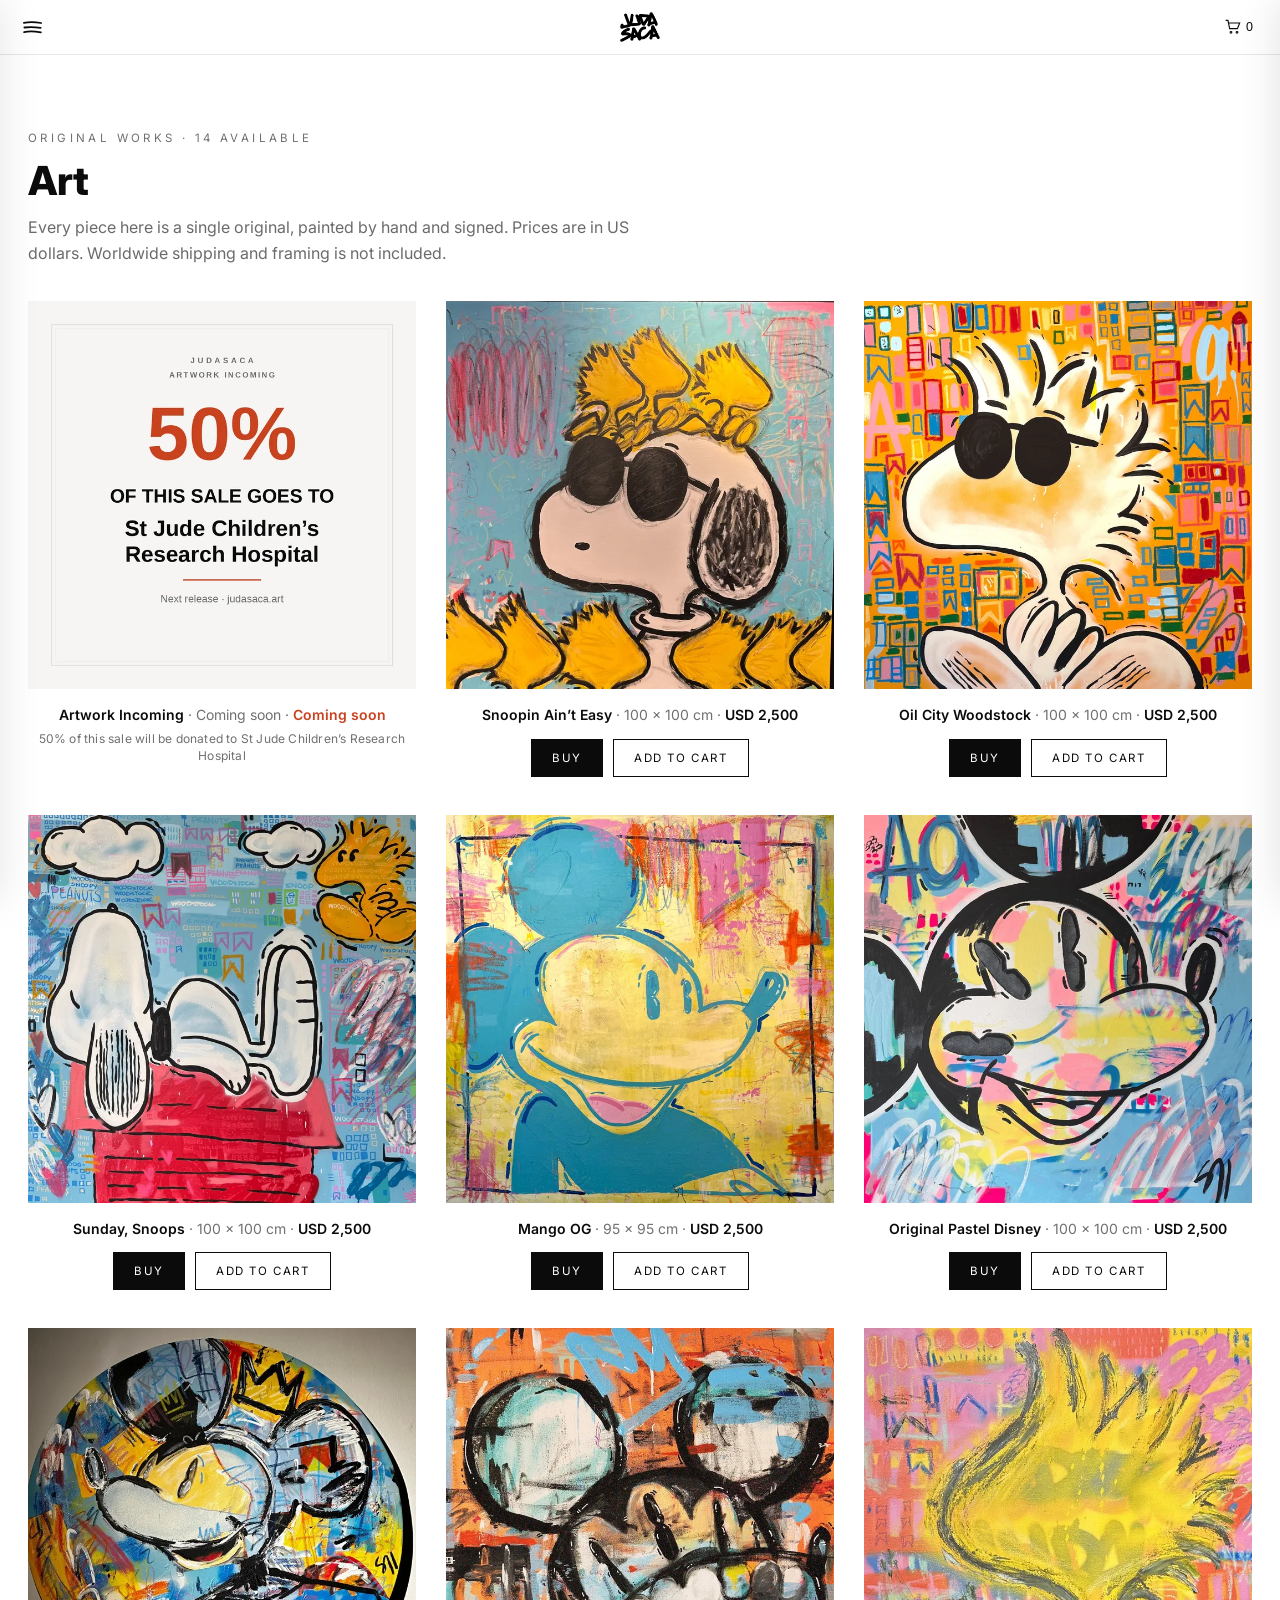
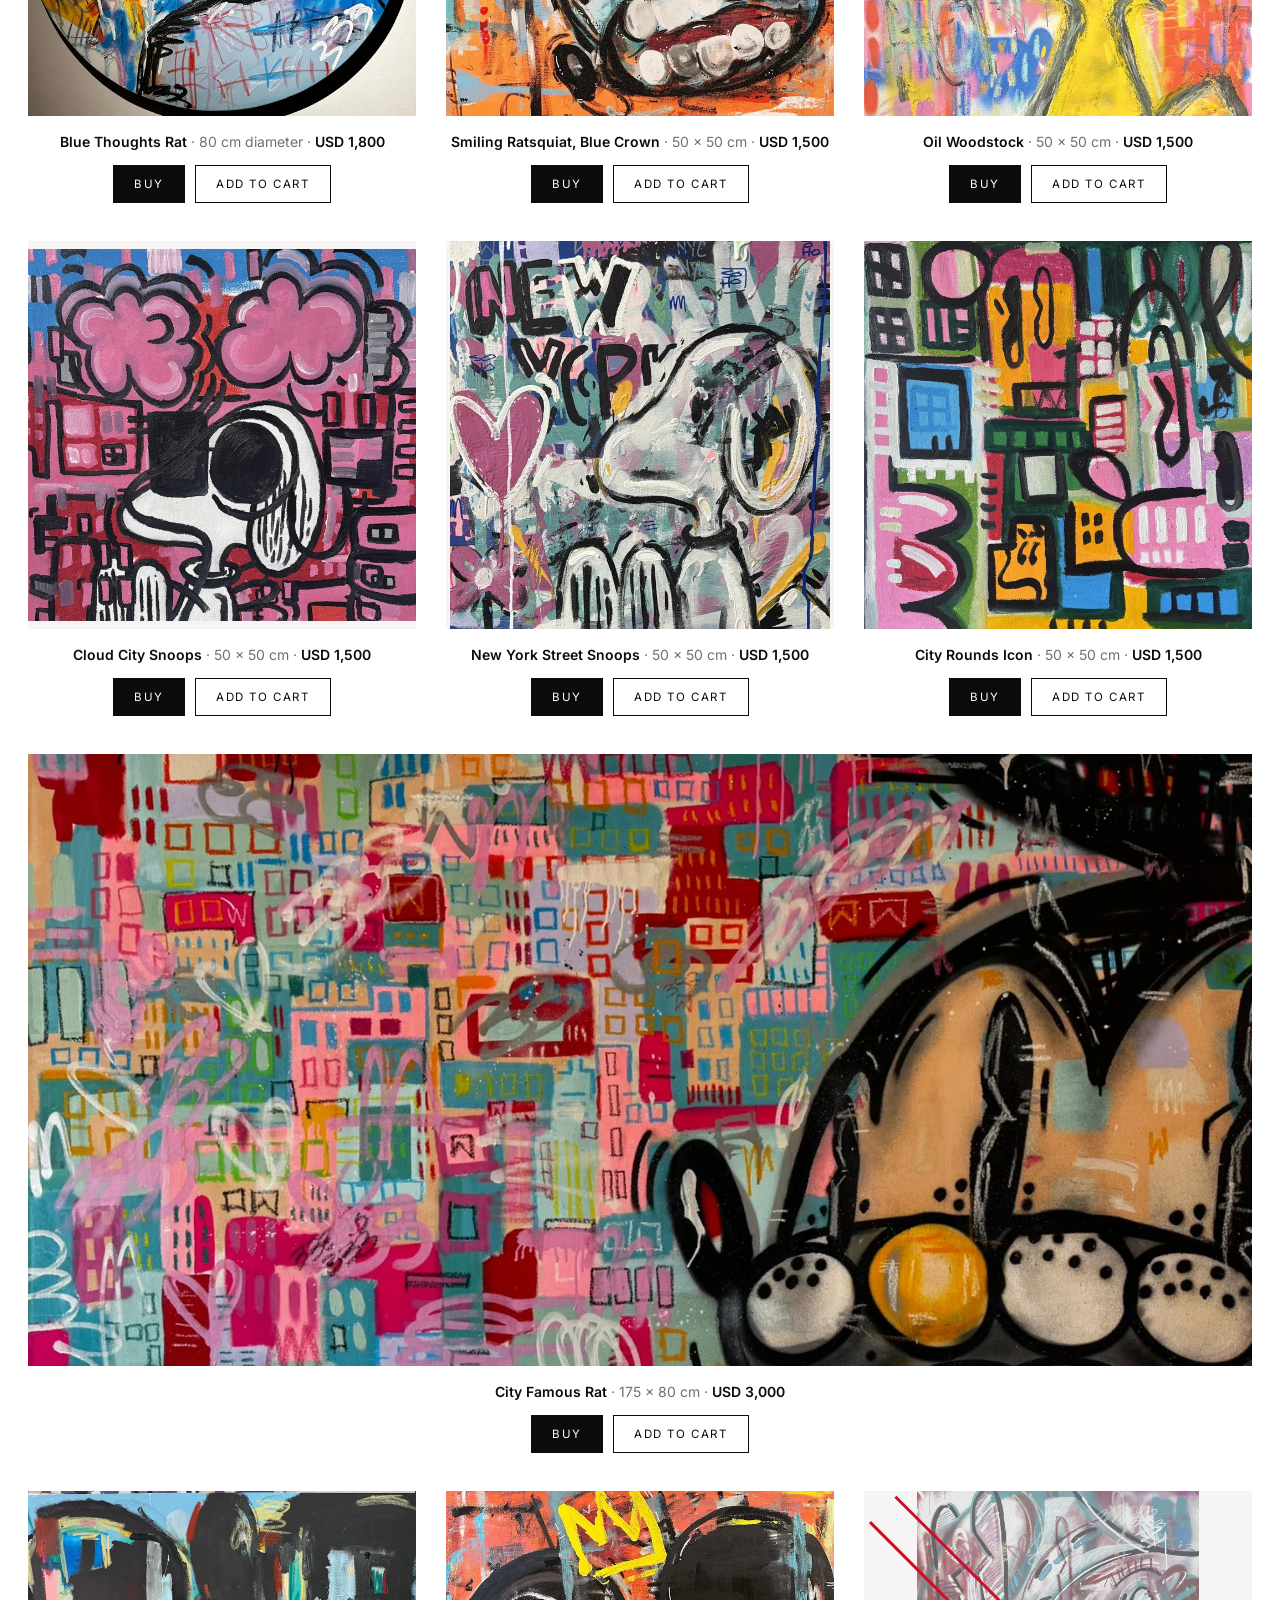
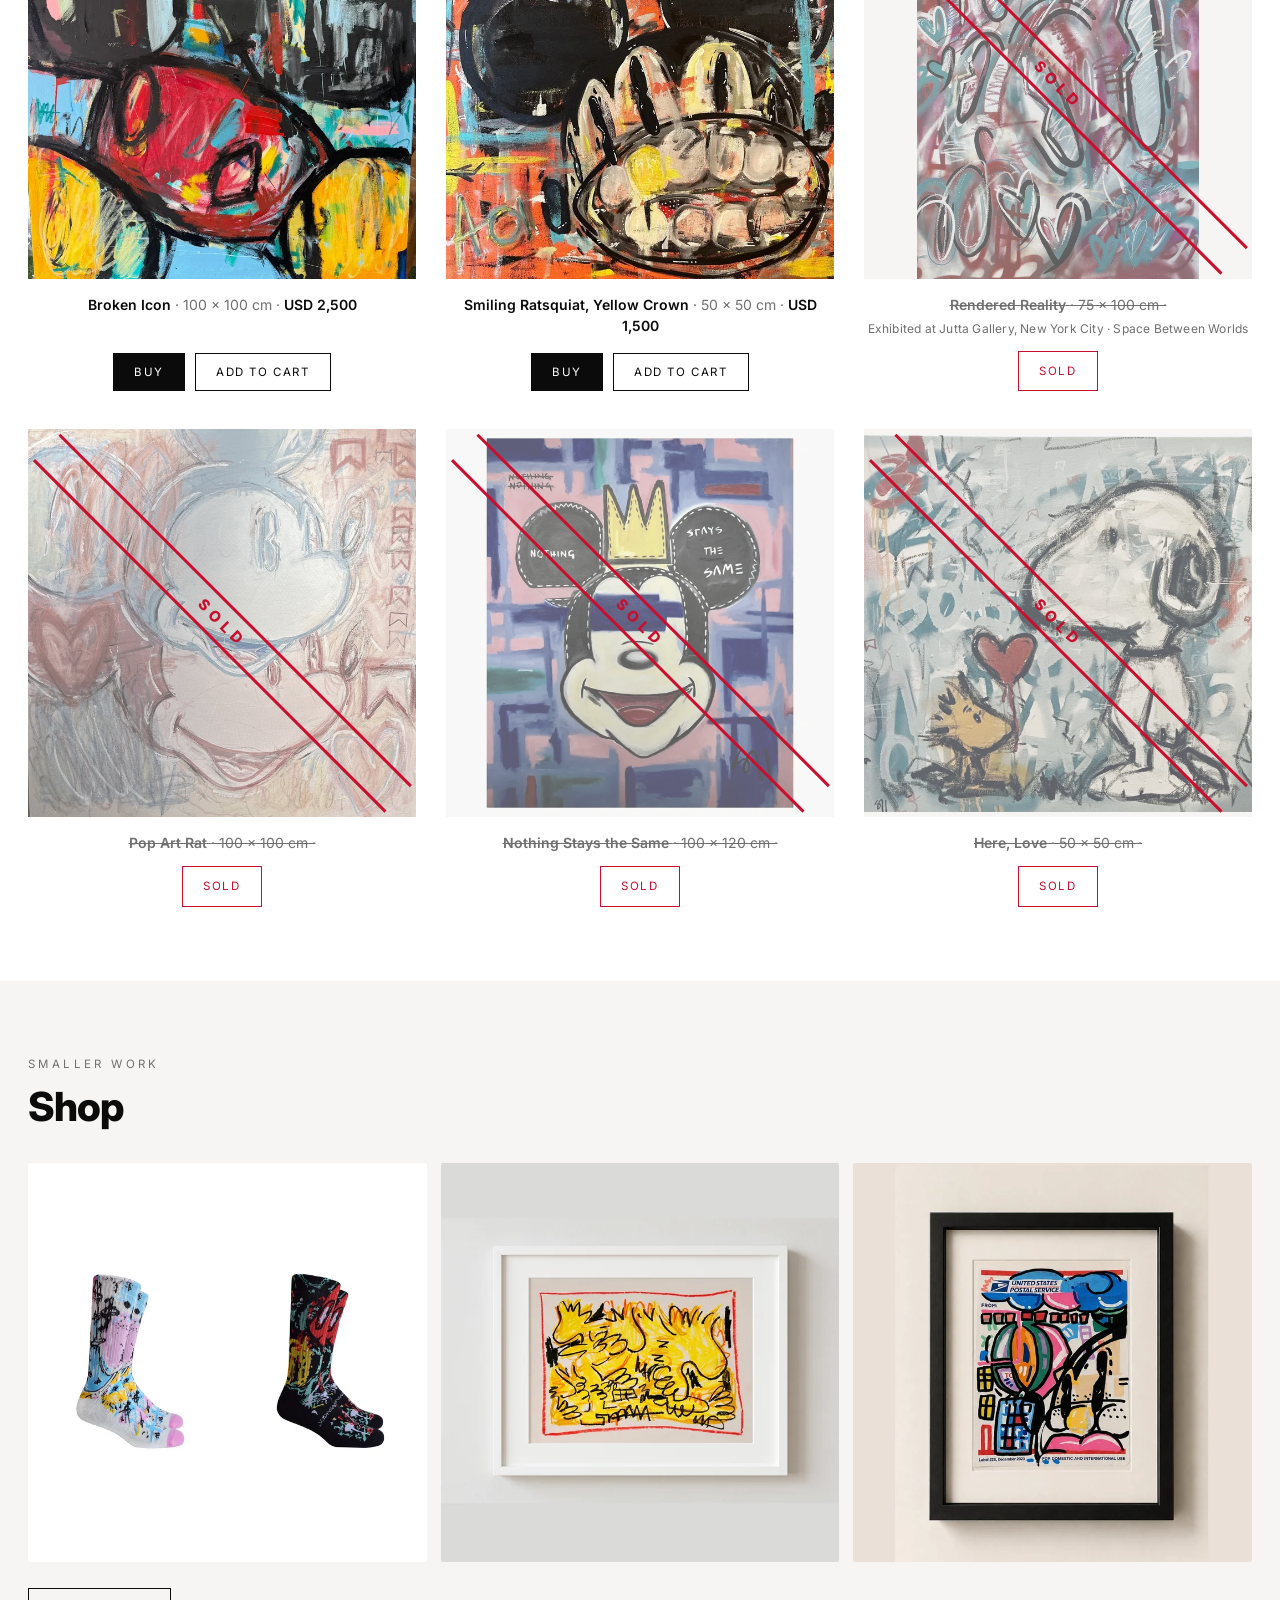
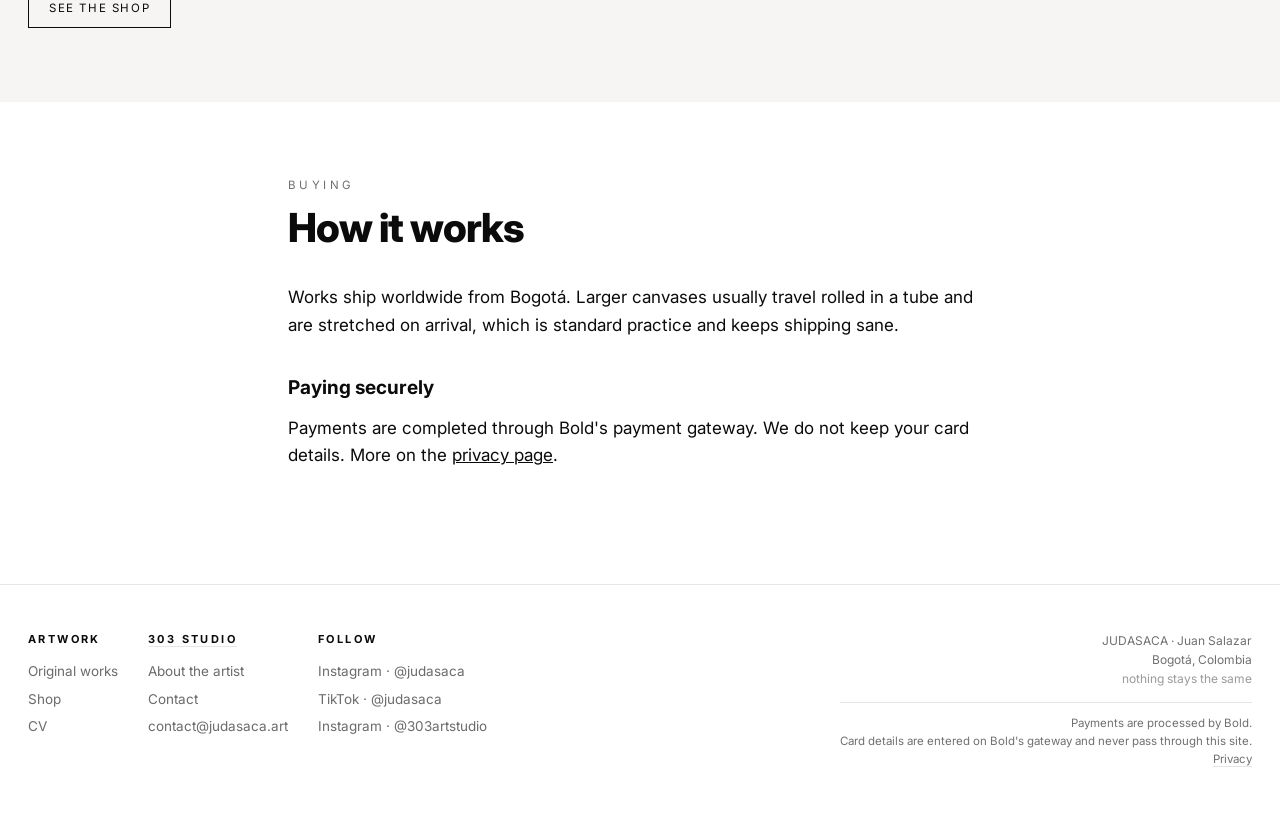
<file: art.html>
<!DOCTYPE html>
<html lang="en">
<head>
<meta charset="UTF-8">
<meta name="viewport" content="width=device-width,initial-scale=1">
<title>Original works · JUDASACA</title>
<meta name="description" content="14 original paintings by JUDASACA, available now. Acrylics, oil and spray on canvas. Bogotá, Colombia.">
<link rel="canonical" href="https://judasaca.art/art.html">
<meta property="og:type" content="website">
<meta property="og:site_name" content="JUDASACA">
<meta property="og:title" content="Original works · JUDASACA">
<meta property="og:description" content="14 original paintings by JUDASACA, available now. Acrylics, oil and spray on canvas. Bogotá, Colombia.">
<meta property="og:url" content="https://judasaca.art/art.html">
<meta property="og:image" content="https://judasaca.art/img/oil-city-woodstock-sm.webp">
<meta name="twitter:card" content="summary_large_image">
<script type="application/ld+json">
{
 "@context": "https://schema.org",
 "@graph": [
  {
   "@type": "WebSite",
   "@id": "https://judasaca.art/#sitio",
   "url": "https://judasaca.art/",
   "name": "JUDASACA",
   "inLanguage": "en",
   "publisher": {
    "@id": "https://judasaca.art/#judasaca"
   }
  },
  {
   "@type": "CollectionPage",
   "@id": "https://judasaca.art/art.html#pagina",
   "url": "https://judasaca.art/art.html",
   "name": "Original works",
   "isPartOf": {
    "@id": "https://judasaca.art/#sitio"
   },
   "mainEntity": {
    "@type": "ItemList",
    "itemListElement": [
     {
      "@type": "ListItem",
      "position": 1,
      "item": {
       "@type": [
        "VisualArtwork",
        "Product"
       ],
       "@id": "https://judasaca.art/art.html#artwork-incoming",
       "name": "Artwork Incoming",
       "image": "https://judasaca.art/img/artwork-incoming.webp",
       "url": "https://judasaca.art/art.html",
       "artform": "Painting",
       "artMedium": "Next release",
       "description": "Next release. Coming soon.",
       "creator": {
        "@id": "https://judasaca.art/#judasaca"
       },
       "artist": {
        "@id": "https://judasaca.art/#judasaca"
       },
       "offers": {
        "@type": "Offer",
        "url": "https://judasaca.art/art.html",
        "price": 0,
        "priceCurrency": "USD",
        "availability": "https://schema.org/InStock",
        "itemCondition": "https://schema.org/NewCondition",
        "seller": {
         "@id": "https://judasaca.art/#judasaca"
        }
       }
      }
     },
     {
      "@type": "ListItem",
      "position": 2,
      "item": {
       "@type": [
        "VisualArtwork",
        "Product"
       ],
       "@id": "https://judasaca.art/art.html#snoopin-aint-easy",
       "name": "Snoopin Ain’t Easy",
       "image": "https://judasaca.art/img/snoopin-aint-easy.webp",
       "url": "https://judasaca.art/art.html",
       "artform": "Painting",
       "artMedium": "Acrylics and spray on canvas",
       "description": "Acrylics and spray on canvas. 100 × 100 cm.",
       "creator": {
        "@id": "https://judasaca.art/#judasaca"
       },
       "artist": {
        "@id": "https://judasaca.art/#judasaca"
       },
       "width": {
        "@type": "QuantitativeValue",
        "value": 100.0,
        "unitCode": "CMT"
       },
       "height": {
        "@type": "QuantitativeValue",
        "value": 100.0,
        "unitCode": "CMT"
       },
       "offers": {
        "@type": "Offer",
        "url": "https://judasaca.art/art.html",
        "price": 2500,
        "priceCurrency": "USD",
        "availability": "https://schema.org/InStock",
        "itemCondition": "https://schema.org/NewCondition",
        "seller": {
         "@id": "https://judasaca.art/#judasaca"
        }
       }
      }
     },
     {
      "@type": "ListItem",
      "position": 3,
      "item": {
       "@type": [
        "VisualArtwork",
        "Product"
       ],
       "@id": "https://judasaca.art/art.html#rendered-reality",
       "name": "Rendered Reality",
       "image": "https://judasaca.art/img/rendered-reality.webp",
       "url": "https://judasaca.art/art.html",
       "artform": "Painting",
       "artMedium": "Mixed media on canvas",
       "description": "Mixed media on canvas. 75 × 100 cm.",
       "creator": {
        "@id": "https://judasaca.art/#judasaca"
       },
       "artist": {
        "@id": "https://judasaca.art/#judasaca"
       },
       "width": {
        "@type": "QuantitativeValue",
        "value": 100.0,
        "unitCode": "CMT"
       },
       "height": {
        "@type": "QuantitativeValue",
        "value": 75.0,
        "unitCode": "CMT"
       },
       "offers": {
        "@type": "Offer",
        "url": "https://judasaca.art/art.html",
        "availability": "https://schema.org/SoldOut"
       }
      }
     },
     {
      "@type": "ListItem",
      "position": 4,
      "item": {
       "@type": [
        "VisualArtwork",
        "Product"
       ],
       "@id": "https://judasaca.art/art.html#oil-city-woodstock",
       "name": "Oil City Woodstock",
       "image": "https://judasaca.art/img/oil-city-woodstock.webp",
       "url": "https://judasaca.art/art.html",
       "artform": "Painting",
       "artMedium": "Acrylics and oil stick on canvas",
       "description": "Acrylics and oil stick on canvas. 100 × 100 cm.",
       "creator": {
        "@id": "https://judasaca.art/#judasaca"
       },
       "artist": {
        "@id": "https://judasaca.art/#judasaca"
       },
       "width": {
        "@type": "QuantitativeValue",
        "value": 100.0,
        "unitCode": "CMT"
       },
       "height": {
        "@type": "QuantitativeValue",
        "value": 100.0,
        "unitCode": "CMT"
       },
       "offers": {
        "@type": "Offer",
        "url": "https://judasaca.art/art.html",
        "price": 2500,
        "priceCurrency": "USD",
        "availability": "https://schema.org/InStock",
        "itemCondition": "https://schema.org/NewCondition",
        "seller": {
         "@id": "https://judasaca.art/#judasaca"
        }
       }
      }
     },
     {
      "@type": "ListItem",
      "position": 5,
      "item": {
       "@type": [
        "VisualArtwork",
        "Product"
       ],
       "@id": "https://judasaca.art/art.html#sunday-snoops",
       "name": "Sunday, Snoops",
       "image": "https://judasaca.art/img/sunday-snoops.webp",
       "url": "https://judasaca.art/art.html",
       "artform": "Painting",
       "artMedium": "Acrylics and spray on canvas",
       "description": "Acrylics and spray on canvas. 100 × 100 cm.",
       "creator": {
        "@id": "https://judasaca.art/#judasaca"
       },
       "artist": {
        "@id": "https://judasaca.art/#judasaca"
       },
       "width": {
        "@type": "QuantitativeValue",
        "value": 100.0,
        "unitCode": "CMT"
       },
       "height": {
        "@type": "QuantitativeValue",
        "value": 100.0,
        "unitCode": "CMT"
       },
       "offers": {
        "@type": "Offer",
        "url": "https://judasaca.art/art.html",
        "price": 2500,
        "priceCurrency": "USD",
        "availability": "https://schema.org/InStock",
        "itemCondition": "https://schema.org/NewCondition",
        "seller": {
         "@id": "https://judasaca.art/#judasaca"
        }
       }
      }
     },
     {
      "@type": "ListItem",
      "position": 6,
      "item": {
       "@type": [
        "VisualArtwork",
        "Product"
       ],
       "@id": "https://judasaca.art/art.html#pop-art-rat",
       "name": "Pop Art Rat",
       "image": "https://judasaca.art/img/pop-art-rat.webp",
       "url": "https://judasaca.art/art.html",
       "artform": "Painting",
       "artMedium": "Acrylics and oil stick on canvas",
       "description": "Acrylics and oil stick on canvas. 100 × 100 cm.",
       "creator": {
        "@id": "https://judasaca.art/#judasaca"
       },
       "artist": {
        "@id": "https://judasaca.art/#judasaca"
       },
       "width": {
        "@type": "QuantitativeValue",
        "value": 100.0,
        "unitCode": "CMT"
       },
       "height": {
        "@type": "QuantitativeValue",
        "value": 100.0,
        "unitCode": "CMT"
       },
       "offers": {
        "@type": "Offer",
        "url": "https://judasaca.art/art.html",
        "availability": "https://schema.org/SoldOut"
       }
      }
     },
     {
      "@type": "ListItem",
      "position": 7,
      "item": {
       "@type": [
        "VisualArtwork",
        "Product"
       ],
       "@id": "https://judasaca.art/art.html#mango-og",
       "name": "Mango OG",
       "image": "https://judasaca.art/img/mango-og.webp",
       "url": "https://judasaca.art/art.html",
       "artform": "Painting",
       "artMedium": "Acrylics and oil stick on canvas",
       "description": "Acrylics and oil stick on canvas. 95 × 95 cm.",
       "creator": {
        "@id": "https://judasaca.art/#judasaca"
       },
       "artist": {
        "@id": "https://judasaca.art/#judasaca"
       },
       "width": {
        "@type": "QuantitativeValue",
        "value": 95.0,
        "unitCode": "CMT"
       },
       "height": {
        "@type": "QuantitativeValue",
        "value": 95.0,
        "unitCode": "CMT"
       },
       "offers": {
        "@type": "Offer",
        "url": "https://judasaca.art/art.html",
        "price": 2500,
        "priceCurrency": "USD",
        "availability": "https://schema.org/InStock",
        "itemCondition": "https://schema.org/NewCondition",
        "seller": {
         "@id": "https://judasaca.art/#judasaca"
        }
       }
      }
     },
     {
      "@type": "ListItem",
      "position": 8,
      "item": {
       "@type": [
        "VisualArtwork",
        "Product"
       ],
       "@id": "https://judasaca.art/art.html#original-pastel-disney",
       "name": "Original Pastel Disney",
       "image": "https://judasaca.art/img/original-pastel-disney.webp",
       "url": "https://judasaca.art/art.html",
       "artform": "Painting",
       "artMedium": "Acrylics and spray on canvas",
       "description": "Acrylics and spray on canvas. 100 × 100 cm.",
       "creator": {
        "@id": "https://judasaca.art/#judasaca"
       },
       "artist": {
        "@id": "https://judasaca.art/#judasaca"
       },
       "width": {
        "@type": "QuantitativeValue",
        "value": 100.0,
        "unitCode": "CMT"
       },
       "height": {
        "@type": "QuantitativeValue",
        "value": 100.0,
        "unitCode": "CMT"
       },
       "offers": {
        "@type": "Offer",
        "url": "https://judasaca.art/art.html",
        "price": 2500,
        "priceCurrency": "USD",
        "availability": "https://schema.org/InStock",
        "itemCondition": "https://schema.org/NewCondition",
        "seller": {
         "@id": "https://judasaca.art/#judasaca"
        }
       }
      }
     },
     {
      "@type": "ListItem",
      "position": 9,
      "item": {
       "@type": [
        "VisualArtwork",
        "Product"
       ],
       "@id": "https://judasaca.art/art.html#nothing-stays-the-same",
       "name": "Nothing Stays the Same",
       "image": "https://judasaca.art/img/nothing-stays-the-same.webp",
       "url": "https://judasaca.art/art.html",
       "artform": "Painting",
       "artMedium": "Oil on canvas",
       "description": "Oil on canvas. 100 × 120 cm.",
       "creator": {
        "@id": "https://judasaca.art/#judasaca"
       },
       "artist": {
        "@id": "https://judasaca.art/#judasaca"
       },
       "width": {
        "@type": "QuantitativeValue",
        "value": 120.0,
        "unitCode": "CMT"
       },
       "height": {
        "@type": "QuantitativeValue",
        "value": 100.0,
        "unitCode": "CMT"
       },
       "offers": {
        "@type": "Offer",
        "url": "https://judasaca.art/art.html",
        "availability": "https://schema.org/SoldOut"
       }
      }
     },
     {
      "@type": "ListItem",
      "position": 10,
      "item": {
       "@type": [
        "VisualArtwork",
        "Product"
       ],
       "@id": "https://judasaca.art/art.html#blue-thoughts-rat",
       "name": "Blue Thoughts Rat",
       "image": "https://judasaca.art/img/blue-thoughts-rat.webp",
       "url": "https://judasaca.art/art.html",
       "artform": "Painting",
       "artMedium": "Acrylics and spray on canvas",
       "description": "Acrylics and spray on canvas. 80 cm diameter.",
       "creator": {
        "@id": "https://judasaca.art/#judasaca"
       },
       "artist": {
        "@id": "https://judasaca.art/#judasaca"
       },
       "offers": {
        "@type": "Offer",
        "url": "https://judasaca.art/art.html",
        "price": 1800,
        "priceCurrency": "USD",
        "availability": "https://schema.org/InStock",
        "itemCondition": "https://schema.org/NewCondition",
        "seller": {
         "@id": "https://judasaca.art/#judasaca"
        }
       }
      }
     },
     {
      "@type": "ListItem",
      "position": 11,
      "item": {
       "@type": [
        "VisualArtwork",
        "Product"
       ],
       "@id": "https://judasaca.art/art.html#smiling-ratsquiat-blue-crown",
       "name": "Smiling Ratsquiat, Blue Crown",
       "image": "https://judasaca.art/img/smiling-ratsquiat-blue-crown.webp",
       "url": "https://judasaca.art/art.html",
       "artform": "Painting",
       "artMedium": "Acrylics and spray on canvas",
       "description": "Acrylics and spray on canvas. 50 × 50 cm.",
       "creator": {
        "@id": "https://judasaca.art/#judasaca"
       },
       "artist": {
        "@id": "https://judasaca.art/#judasaca"
       },
       "width": {
        "@type": "QuantitativeValue",
        "value": 50.0,
        "unitCode": "CMT"
       },
       "height": {
        "@type": "QuantitativeValue",
        "value": 50.0,
        "unitCode": "CMT"
       },
       "offers": {
        "@type": "Offer",
        "url": "https://judasaca.art/art.html",
        "price": 1500,
        "priceCurrency": "USD",
        "availability": "https://schema.org/InStock",
        "itemCondition": "https://schema.org/NewCondition",
        "seller": {
         "@id": "https://judasaca.art/#judasaca"
        }
       }
      }
     },
     {
      "@type": "ListItem",
      "position": 12,
      "item": {
       "@type": [
        "VisualArtwork",
        "Product"
       ],
       "@id": "https://judasaca.art/art.html#oil-woodstock",
       "name": "Oil Woodstock",
       "image": "https://judasaca.art/img/oil-woodstock.webp",
       "url": "https://judasaca.art/art.html",
       "artform": "Painting",
       "artMedium": "Acrylics and oil on canvas",
       "description": "Acrylics and oil on canvas. 50 × 50 cm.",
       "creator": {
        "@id": "https://judasaca.art/#judasaca"
       },
       "artist": {
        "@id": "https://judasaca.art/#judasaca"
       },
       "width": {
        "@type": "QuantitativeValue",
        "value": 50.0,
        "unitCode": "CMT"
       },
       "height": {
        "@type": "QuantitativeValue",
        "value": 50.0,
        "unitCode": "CMT"
       },
       "offers": {
        "@type": "Offer",
        "url": "https://judasaca.art/art.html",
        "price": 1500,
        "priceCurrency": "USD",
        "availability": "https://schema.org/InStock",
        "itemCondition": "https://schema.org/NewCondition",
        "seller": {
         "@id": "https://judasaca.art/#judasaca"
        }
       }
      }
     },
     {
      "@type": "ListItem",
      "position": 13,
      "item": {
       "@type": [
        "VisualArtwork",
        "Product"
       ],
       "@id": "https://judasaca.art/art.html#here-love",
       "name": "Here, Love",
       "image": "https://judasaca.art/img/here-love.webp",
       "url": "https://judasaca.art/art.html",
       "artform": "Painting",
       "artMedium": "Acrylics and spray on canvas",
       "description": "Acrylics and spray on canvas. 50 × 50 cm.",
       "creator": {
        "@id": "https://judasaca.art/#judasaca"
       },
       "artist": {
        "@id": "https://judasaca.art/#judasaca"
       },
       "width": {
        "@type": "QuantitativeValue",
        "value": 50.0,
        "unitCode": "CMT"
       },
       "height": {
        "@type": "QuantitativeValue",
        "value": 50.0,
        "unitCode": "CMT"
       },
       "offers": {
        "@type": "Offer",
        "url": "https://judasaca.art/art.html",
        "availability": "https://schema.org/SoldOut"
       }
      }
     },
     {
      "@type": "ListItem",
      "position": 14,
      "item": {
       "@type": [
        "VisualArtwork",
        "Product"
       ],
       "@id": "https://judasaca.art/art.html#cloud-city-snoops",
       "name": "Cloud City Snoops",
       "image": "https://judasaca.art/img/cloud-city-snoops.webp",
       "url": "https://judasaca.art/art.html",
       "artform": "Painting",
       "artMedium": "Oil on canvas",
       "description": "Oil on canvas. 50 × 50 cm.",
       "creator": {
        "@id": "https://judasaca.art/#judasaca"
       },
       "artist": {
        "@id": "https://judasaca.art/#judasaca"
       },
       "width": {
        "@type": "QuantitativeValue",
        "value": 50.0,
        "unitCode": "CMT"
       },
       "height": {
        "@type": "QuantitativeValue",
        "value": 50.0,
        "unitCode": "CMT"
       },
       "offers": {
        "@type": "Offer",
        "url": "https://judasaca.art/art.html",
        "price": 1500,
        "priceCurrency": "USD",
        "availability": "https://schema.org/InStock",
        "itemCondition": "https://schema.org/NewCondition",
        "seller": {
         "@id": "https://judasaca.art/#judasaca"
        }
       }
      }
     },
     {
      "@type": "ListItem",
      "position": 15,
      "item": {
       "@type": [
        "VisualArtwork",
        "Product"
       ],
       "@id": "https://judasaca.art/art.html#new-york-street-snoops",
       "name": "New York Street Snoops",
       "image": "https://judasaca.art/img/new-york-street-snoops.webp",
       "url": "https://judasaca.art/art.html",
       "artform": "Painting",
       "artMedium": "Acrylics and spray on canvas",
       "description": "Acrylics and spray on canvas. 50 × 50 cm.",
       "creator": {
        "@id": "https://judasaca.art/#judasaca"
       },
       "artist": {
        "@id": "https://judasaca.art/#judasaca"
       },
       "width": {
        "@type": "QuantitativeValue",
        "value": 50.0,
        "unitCode": "CMT"
       },
       "height": {
        "@type": "QuantitativeValue",
        "value": 50.0,
        "unitCode": "CMT"
       },
       "offers": {
        "@type": "Offer",
        "url": "https://judasaca.art/art.html",
        "price": 1500,
        "priceCurrency": "USD",
        "availability": "https://schema.org/InStock",
        "itemCondition": "https://schema.org/NewCondition",
        "seller": {
         "@id": "https://judasaca.art/#judasaca"
        }
       }
      }
     },
     {
      "@type": "ListItem",
      "position": 16,
      "item": {
       "@type": [
        "VisualArtwork",
        "Product"
       ],
       "@id": "https://judasaca.art/art.html#city-rounds-icon",
       "name": "City Rounds Icon",
       "image": "https://judasaca.art/img/city-rounds-icon.webp",
       "url": "https://judasaca.art/art.html",
       "artform": "Painting",
       "artMedium": "Oil on canvas",
       "description": "Oil on canvas. 50 × 50 cm.",
       "creator": {
        "@id": "https://judasaca.art/#judasaca"
       },
       "artist": {
        "@id": "https://judasaca.art/#judasaca"
       },
       "width": {
        "@type": "QuantitativeValue",
        "value": 50.0,
        "unitCode": "CMT"
       },
       "height": {
        "@type": "QuantitativeValue",
        "value": 50.0,
        "unitCode": "CMT"
       },
       "offers": {
        "@type": "Offer",
        "url": "https://judasaca.art/art.html",
        "price": 1500,
        "priceCurrency": "USD",
        "availability": "https://schema.org/InStock",
        "itemCondition": "https://schema.org/NewCondition",
        "seller": {
         "@id": "https://judasaca.art/#judasaca"
        }
       }
      }
     },
     {
      "@type": "ListItem",
      "position": 17,
      "item": {
       "@type": [
        "VisualArtwork",
        "Product"
       ],
       "@id": "https://judasaca.art/art.html#city-famous-rat",
       "name": "City Famous Rat",
       "image": "https://judasaca.art/img/city-famous-rat.webp",
       "url": "https://judasaca.art/art.html",
       "artform": "Painting",
       "artMedium": "Acrylics and spray on canvas",
       "description": "Acrylics and spray on canvas. 175 × 80 cm.",
       "creator": {
        "@id": "https://judasaca.art/#judasaca"
       },
       "artist": {
        "@id": "https://judasaca.art/#judasaca"
       },
       "width": {
        "@type": "QuantitativeValue",
        "value": 80.0,
        "unitCode": "CMT"
       },
       "height": {
        "@type": "QuantitativeValue",
        "value": 175.0,
        "unitCode": "CMT"
       },
       "offers": {
        "@type": "Offer",
        "url": "https://judasaca.art/art.html",
        "price": 3000,
        "priceCurrency": "USD",
        "availability": "https://schema.org/InStock",
        "itemCondition": "https://schema.org/NewCondition",
        "seller": {
         "@id": "https://judasaca.art/#judasaca"
        }
       }
      }
     },
     {
      "@type": "ListItem",
      "position": 18,
      "item": {
       "@type": [
        "VisualArtwork",
        "Product"
       ],
       "@id": "https://judasaca.art/art.html#broken-icon",
       "name": "Broken Icon",
       "image": "https://judasaca.art/img/broken-icon.webp",
       "url": "https://judasaca.art/art.html",
       "artform": "Painting",
       "artMedium": "Acrylics and oil stick on canvas",
       "description": "Acrylics and oil stick on canvas. 100 × 100 cm.",
       "creator": {
        "@id": "https://judasaca.art/#judasaca"
       },
       "artist": {
        "@id": "https://judasaca.art/#judasaca"
       },
       "width": {
        "@type": "QuantitativeValue",
        "value": 100.0,
        "unitCode": "CMT"
       },
       "height": {
        "@type": "QuantitativeValue",
        "value": 100.0,
        "unitCode": "CMT"
       },
       "offers": {
        "@type": "Offer",
        "url": "https://judasaca.art/art.html",
        "price": 2500,
        "priceCurrency": "USD",
        "availability": "https://schema.org/InStock",
        "itemCondition": "https://schema.org/NewCondition",
        "seller": {
         "@id": "https://judasaca.art/#judasaca"
        }
       }
      }
     },
     {
      "@type": "ListItem",
      "position": 19,
      "item": {
       "@type": [
        "VisualArtwork",
        "Product"
       ],
       "@id": "https://judasaca.art/art.html#smiling-ratsquiat-yellow-crown",
       "name": "Smiling Ratsquiat, Yellow Crown",
       "image": "https://judasaca.art/img/smiling-ratsquiat-yellow-crown.webp",
       "url": "https://judasaca.art/art.html",
       "artform": "Painting",
       "artMedium": "Acrylics and spray on canvas",
       "description": "Acrylics and spray on canvas. 50 × 50 cm.",
       "creator": {
        "@id": "https://judasaca.art/#judasaca"
       },
       "artist": {
        "@id": "https://judasaca.art/#judasaca"
       },
       "width": {
        "@type": "QuantitativeValue",
        "value": 50.0,
        "unitCode": "CMT"
       },
       "height": {
        "@type": "QuantitativeValue",
        "value": 50.0,
        "unitCode": "CMT"
       },
       "offers": {
        "@type": "Offer",
        "url": "https://judasaca.art/art.html",
        "price": 1500,
        "priceCurrency": "USD",
        "availability": "https://schema.org/InStock",
        "itemCondition": "https://schema.org/NewCondition",
        "seller": {
         "@id": "https://judasaca.art/#judasaca"
        }
       }
      }
     }
    ]
   }
  }
 ]
}
</script>
<link rel="icon" href="img/judasaca-logo.png">
<link rel="preconnect" href="https://fonts.googleapis.com">
<link rel="preconnect" href="https://fonts.gstatic.com" crossorigin>
<link href="https://fonts.googleapis.com/css2?family=Inter:wght@400;500;600;700;800&display=swap" rel="stylesheet">
<link rel="stylesheet" href="css/style.css">
</head>
<body>

<header>
  <div class="barra">
    <button class="trazo" id="abrir-menu" aria-label="Menu" aria-expanded="false">
      <svg viewBox="0 0 30 22" aria-hidden="true" width="21" height="15">
        <path d="M2.4 4.1c6.1-1.2 15.7-1.5 25.2.3"/>
        <path d="M3.1 11c7.6-.9 14.9-.7 23.8.4"/>
        <path d="M2.7 17.9c5.3-1.3 14.4-1.4 24.6.2"/>
      </svg>
    </button>
    <a class="marca" href="index.html" aria-label="JUDASACA, home">
      <img src="img/judasaca-logo.png" alt="JUDASACA" width="900" height="673">
    </a>
    <button class="carro" id="carro" aria-label="Cart">
      <svg viewBox="0 0 24 24" aria-hidden="true" width="16" height="16"><circle cx="9" cy="20" r="1.3"/><circle cx="18" cy="20" r="1.3"/><path d="M1 2h3.4l2.6 12.4h11.6L22 6H6"/></svg>
      <span class="n" id="carro-n">0</span>
    </button>
  </div>
</header>

<aside class="menu-panel" id="menu-panel" aria-label="Menu" aria-hidden="true">
  <button class="x" id="cerrar-menu" aria-label="Close">&times;</button>
  <nav id="nav">
      <a href="about.html">About</a>
      <a href="art.html" class="on">Art</a>
      <a href="shop.html">Shop</a>
      <a href="cv.html">CV</a>
      <a href="contact.html">Contact</a>
  </nav>
  <div class="abajo">
    Bogotá, Colombia<br>
    <a href="mailto:contact@judasaca.art">contact@judasaca.art</a><br>
    <a href="https://www.instagram.com/judasaca" rel="noopener">@judasaca</a>
  </div>
</aside>

<main>
  <section>
    <div class="wrap">
      <div class="tit">
        <div class="eti">Original works · 14 available</div>
        <h2>Art</h2>
        <p>Every piece here is a single original, painted by hand and signed. Prices are
          in US dollars. Worldwide shipping and framing is not included.</p>
      </div>
      <div class="obras">
      <article class="obra">
        <figure>
          <a class="marco proximo" href="img/artwork-incoming.webp?v=2e4938c1"
             data-lupa data-tit="Artwork Incoming"
             data-fic="Next release · Coming soon">
            <img src="img/artwork-incoming-sm.webp?v=8b540c01" alt="Artwork Incoming, next release, Coming soon" loading="lazy">
          </a>
          <figcaption>
            <div class="linea"><span class="t">Artwork Incoming</span>
              <span class="f">· Coming soon ·</span> <span class="p proxima">Coming soon</span></div>
            <div class="expo">50% of this sale will be donated to St Jude Children’s Research Hospital</div>
            <div class="acciones"></div>
          </figcaption>
        </figure>
      </article>
      <article class="obra">
        <figure>
          <a class="marco" href="img/snoopin-aint-easy.webp?v=95322151"
             data-lupa data-tit="Snoopin Ain’t Easy"
             data-fic="Acrylics and spray on canvas · 100 × 100 cm">
            <img src="img/snoopin-aint-easy-sm.webp?v=525ca4ef" alt="Snoopin Ain’t Easy, acrylics and spray on canvas, 100 × 100 cm" loading="lazy">
          </a>
          <figcaption>
            <div class="linea"><span class="t">Snoopin Ain’t Easy</span>
              <span class="f">· 100 × 100 cm ·</span> <span class="p">USD 2,500</span></div>
            <div class="acciones"><span class="pagar" data-obra="snoopin-aint-easy"><button class="btn lleno comprar" type="button" data-obra="snoopin-aint-easy">Buy</button></span><button class="btn add" data-slug="snoopin-aint-easy">Add to cart</button></div>
          </figcaption>
        </figure>
      </article>
      <article class="obra">
        <figure>
          <a class="marco" href="img/oil-city-woodstock.webp?v=7d366d5f"
             data-lupa data-tit="Oil City Woodstock"
             data-fic="Acrylics and oil stick on canvas · 100 × 100 cm">
            <img src="img/oil-city-woodstock-sm.webp?v=e12d5306" alt="Oil City Woodstock, acrylics and oil stick on canvas, 100 × 100 cm" loading="lazy">
          </a>
          <figcaption>
            <div class="linea"><span class="t">Oil City Woodstock</span>
              <span class="f">· 100 × 100 cm ·</span> <span class="p">USD 2,500</span></div>
            <div class="acciones"><span class="pagar" data-obra="oil-city-woodstock"><button class="btn lleno comprar" type="button" data-obra="oil-city-woodstock">Buy</button></span><button class="btn add" data-slug="oil-city-woodstock">Add to cart</button></div>
          </figcaption>
        </figure>
      </article>
      <article class="obra">
        <figure>
          <a class="marco" href="img/sunday-snoops.webp?v=010f2f91"
             data-lupa data-tit="Sunday, Snoops"
             data-fic="Acrylics and spray on canvas · 100 × 100 cm">
            <img src="img/sunday-snoops-sm.webp?v=f938996b" alt="Sunday, Snoops, acrylics and spray on canvas, 100 × 100 cm" loading="lazy">
          </a>
          <figcaption>
            <div class="linea"><span class="t">Sunday, Snoops</span>
              <span class="f">· 100 × 100 cm ·</span> <span class="p">USD 2,500</span></div>
            <div class="acciones"><span class="pagar" data-obra="sunday-snoops"><button class="btn lleno comprar" type="button" data-obra="sunday-snoops">Buy</button></span><button class="btn add" data-slug="sunday-snoops">Add to cart</button></div>
          </figcaption>
        </figure>
      </article>
      <article class="obra">
        <figure>
          <a class="marco" href="img/mango-og.webp?v=3d19b721"
             data-lupa data-tit="Mango OG"
             data-fic="Acrylics and oil stick on canvas · 95 × 95 cm">
            <img src="img/mango-og-sm.webp?v=58f30d76" alt="Mango OG, acrylics and oil stick on canvas, 95 × 95 cm" loading="lazy">
          </a>
          <figcaption>
            <div class="linea"><span class="t">Mango OG</span>
              <span class="f">· 95 × 95 cm ·</span> <span class="p">USD 2,500</span></div>
            <div class="acciones"><span class="pagar" data-obra="mango-og"><button class="btn lleno comprar" type="button" data-obra="mango-og">Buy</button></span><button class="btn add" data-slug="mango-og">Add to cart</button></div>
          </figcaption>
        </figure>
      </article>
      <article class="obra">
        <figure>
          <a class="marco" href="img/original-pastel-disney.webp?v=e2cf7ba3"
             data-lupa data-tit="Original Pastel Disney"
             data-fic="Acrylics and spray on canvas · 100 × 100 cm">
            <img src="img/original-pastel-disney-sm.webp?v=5fbb3158" alt="Original Pastel Disney, acrylics and spray on canvas, 100 × 100 cm" loading="lazy">
          </a>
          <figcaption>
            <div class="linea"><span class="t">Original Pastel Disney</span>
              <span class="f">· 100 × 100 cm ·</span> <span class="p">USD 2,500</span></div>
            <div class="acciones"><span class="pagar" data-obra="original-pastel-disney"><button class="btn lleno comprar" type="button" data-obra="original-pastel-disney">Buy</button></span><button class="btn add" data-slug="original-pastel-disney">Add to cart</button></div>
          </figcaption>
        </figure>
      </article>
      <article class="obra">
        <figure>
          <a class="marco recorte" href="img/blue-thoughts-rat.webp?v=11e138b4"
             data-lupa data-tit="Blue Thoughts Rat"
             data-fic="Acrylics and spray on canvas · 80 cm diameter">
            <img src="img/blue-thoughts-rat-sm.webp?v=9ce7e584" alt="Blue Thoughts Rat, acrylics and spray on canvas, 80 cm diameter" loading="lazy">
          </a>
          <figcaption>
            <div class="linea"><span class="t">Blue Thoughts Rat</span>
              <span class="f">· 80 cm diameter ·</span> <span class="p">USD 1,800</span></div>
            <div class="acciones"><span class="pagar" data-obra="blue-thoughts-rat"><button class="btn lleno comprar" type="button" data-obra="blue-thoughts-rat">Buy</button></span><button class="btn add" data-slug="blue-thoughts-rat">Add to cart</button></div>
          </figcaption>
        </figure>
      </article>
      <article class="obra">
        <figure>
          <a class="marco" href="img/smiling-ratsquiat-blue-crown.webp?v=5bf32da1"
             data-lupa data-tit="Smiling Ratsquiat, Blue Crown"
             data-fic="Acrylics and spray on canvas · 50 × 50 cm">
            <img src="img/smiling-ratsquiat-blue-crown-sm.webp?v=ea98ac49" alt="Smiling Ratsquiat, Blue Crown, acrylics and spray on canvas, 50 × 50 cm" loading="lazy">
          </a>
          <figcaption>
            <div class="linea"><span class="t">Smiling Ratsquiat, Blue Crown</span>
              <span class="f">· 50 × 50 cm ·</span> <span class="p">USD 1,500</span></div>
            <div class="acciones"><span class="pagar" data-obra="smiling-ratsquiat-blue-crown"><button class="btn lleno comprar" type="button" data-obra="smiling-ratsquiat-blue-crown">Buy</button></span><button class="btn add" data-slug="smiling-ratsquiat-blue-crown">Add to cart</button></div>
          </figcaption>
        </figure>
      </article>
      <article class="obra">
        <figure>
          <a class="marco" href="img/oil-woodstock.webp?v=5d36a6d4"
             data-lupa data-tit="Oil Woodstock"
             data-fic="Acrylics and oil on canvas · 50 × 50 cm">
            <img src="img/oil-woodstock-sm.webp?v=2fe5a3e2" alt="Oil Woodstock, acrylics and oil on canvas, 50 × 50 cm" loading="lazy">
          </a>
          <figcaption>
            <div class="linea"><span class="t">Oil Woodstock</span>
              <span class="f">· 50 × 50 cm ·</span> <span class="p">USD 1,500</span></div>
            <div class="acciones"><span class="pagar" data-obra="oil-woodstock"><button class="btn lleno comprar" type="button" data-obra="oil-woodstock">Buy</button></span><button class="btn add" data-slug="oil-woodstock">Add to cart</button></div>
          </figcaption>
        </figure>
      </article>
      <article class="obra">
        <figure>
          <a class="marco" href="img/cloud-city-snoops.webp?v=24ff3992"
             data-lupa data-tit="Cloud City Snoops"
             data-fic="Oil on canvas · 50 × 50 cm">
            <img src="img/cloud-city-snoops-sm.webp?v=bb41bc51" alt="Cloud City Snoops, oil on canvas, 50 × 50 cm" loading="lazy">
          </a>
          <figcaption>
            <div class="linea"><span class="t">Cloud City Snoops</span>
              <span class="f">· 50 × 50 cm ·</span> <span class="p">USD 1,500</span></div>
            <div class="acciones"><span class="pagar" data-obra="cloud-city-snoops"><button class="btn lleno comprar" type="button" data-obra="cloud-city-snoops">Buy</button></span><button class="btn add" data-slug="cloud-city-snoops">Add to cart</button></div>
          </figcaption>
        </figure>
      </article>
      <article class="obra">
        <figure>
          <a class="marco" href="img/new-york-street-snoops.webp?v=f4bd9f7f"
             data-lupa data-tit="New York Street Snoops"
             data-fic="Acrylics and spray on canvas · 50 × 50 cm">
            <img src="img/new-york-street-snoops-sm.webp?v=60c43988" alt="New York Street Snoops, acrylics and spray on canvas, 50 × 50 cm" loading="lazy">
          </a>
          <figcaption>
            <div class="linea"><span class="t">New York Street Snoops</span>
              <span class="f">· 50 × 50 cm ·</span> <span class="p">USD 1,500</span></div>
            <div class="acciones"><span class="pagar" data-obra="new-york-street-snoops"><button class="btn lleno comprar" type="button" data-obra="new-york-street-snoops">Buy</button></span><button class="btn add" data-slug="new-york-street-snoops">Add to cart</button></div>
          </figcaption>
        </figure>
      </article>
      <article class="obra">
        <figure>
          <a class="marco" href="img/city-rounds-icon.webp?v=6d310a9a"
             data-lupa data-tit="City Rounds Icon"
             data-fic="Oil on canvas · 50 × 50 cm">
            <img src="img/city-rounds-icon-sm.webp?v=666cf619" alt="City Rounds Icon, oil on canvas, 50 × 50 cm" loading="lazy">
          </a>
          <figcaption>
            <div class="linea"><span class="t">City Rounds Icon</span>
              <span class="f">· 50 × 50 cm ·</span> <span class="p">USD 1,500</span></div>
            <div class="acciones"><span class="pagar" data-obra="city-rounds-icon"><button class="btn lleno comprar" type="button" data-obra="city-rounds-icon">Buy</button></span><button class="btn add" data-slug="city-rounds-icon">Add to cart</button></div>
          </figcaption>
        </figure>
      </article>
      <article class="obra ancha">
        <figure>
          <a class="marco" href="img/city-famous-rat.webp?v=a33e66de"
             data-lupa data-tit="City Famous Rat"
             data-fic="Acrylics and spray on canvas · 175 × 80 cm">
            <img src="img/city-famous-rat.webp?v=a33e66de" alt="City Famous Rat, acrylics and spray on canvas, 175 × 80 cm" loading="lazy">
          </a>
          <figcaption>
            <div class="linea"><span class="t">City Famous Rat</span>
              <span class="f">· 175 × 80 cm ·</span> <span class="p">USD 3,000</span></div>
            <div class="acciones"><span class="pagar" data-obra="city-famous-rat"><button class="btn lleno comprar" type="button" data-obra="city-famous-rat">Buy</button></span><button class="btn add" data-slug="city-famous-rat">Add to cart</button></div>
          </figcaption>
        </figure>
      </article>
      <article class="obra">
        <figure>
          <a class="marco" href="img/broken-icon.webp?v=61e49414"
             data-lupa data-tit="Broken Icon"
             data-fic="Acrylics and oil stick on canvas · 100 × 100 cm">
            <img src="img/broken-icon-sm.webp?v=33c61dff" alt="Broken Icon, acrylics and oil stick on canvas, 100 × 100 cm" loading="lazy">
          </a>
          <figcaption>
            <div class="linea"><span class="t">Broken Icon</span>
              <span class="f">· 100 × 100 cm ·</span> <span class="p">USD 2,500</span></div>
            <div class="acciones"><span class="pagar" data-obra="broken-icon"><button class="btn lleno comprar" type="button" data-obra="broken-icon">Buy</button></span><button class="btn add" data-slug="broken-icon">Add to cart</button></div>
          </figcaption>
        </figure>
      </article>
      <article class="obra">
        <figure>
          <a class="marco" href="img/smiling-ratsquiat-yellow-crown.webp?v=9f8f324e"
             data-lupa data-tit="Smiling Ratsquiat, Yellow Crown"
             data-fic="Acrylics and spray on canvas · 50 × 50 cm">
            <img src="img/smiling-ratsquiat-yellow-crown-sm.webp?v=f5e84633" alt="Smiling Ratsquiat, Yellow Crown, acrylics and spray on canvas, 50 × 50 cm" loading="lazy">
          </a>
          <figcaption>
            <div class="linea"><span class="t">Smiling Ratsquiat, Yellow Crown</span>
              <span class="f">· 50 × 50 cm ·</span> <span class="p">USD 1,500</span></div>
            <div class="acciones"><span class="pagar" data-obra="smiling-ratsquiat-yellow-crown"><button class="btn lleno comprar" type="button" data-obra="smiling-ratsquiat-yellow-crown">Buy</button></span><button class="btn add" data-slug="smiling-ratsquiat-yellow-crown">Add to cart</button></div>
          </figcaption>
        </figure>
      </article>
      <article class="obra agotada">
        <figure>
          <a class="marco vendido" href="img/rendered-reality.webp?v=79366698"
             data-lupa data-tit="Rendered Reality"
             data-fic="Mixed media on canvas · 75 × 100 cm">
            <img src="img/rendered-reality-sm.webp?v=1c77858f" alt="Rendered Reality, mixed media on canvas, 75 × 100 cm" loading="lazy"><span class="sello" aria-hidden="true"><i></i><b>Sold</b><i></i></span>
          </a>
          <figcaption>
            <div class="linea"><span class="t">Rendered Reality</span>
              <span class="f">· 75 × 100 cm ·</span> </div>
            <div class="expo">Exhibited at Jutta Gallery, New York City · Space Between Worlds</div>
            <div class="acciones"><span class="sello-vendida">Sold</span></div>
          </figcaption>
        </figure>
      </article>
      <article class="obra agotada">
        <figure>
          <a class="marco vendido" href="img/pop-art-rat.webp?v=e5953bca"
             data-lupa data-tit="Pop Art Rat"
             data-fic="Acrylics and oil stick on canvas · 100 × 100 cm">
            <img src="img/pop-art-rat-sm.webp?v=f03d841e" alt="Pop Art Rat, acrylics and oil stick on canvas, 100 × 100 cm" loading="lazy"><span class="sello" aria-hidden="true"><i></i><b>Sold</b><i></i></span>
          </a>
          <figcaption>
            <div class="linea"><span class="t">Pop Art Rat</span>
              <span class="f">· 100 × 100 cm ·</span> </div>
            <div class="acciones"><span class="sello-vendida">Sold</span></div>
          </figcaption>
        </figure>
      </article>
      <article class="obra agotada">
        <figure>
          <a class="marco vendido" href="img/nothing-stays-the-same.webp?v=9b7f788b"
             data-lupa data-tit="Nothing Stays the Same"
             data-fic="Oil on canvas · 100 × 120 cm">
            <img src="img/nothing-stays-the-same-sm.webp?v=c57f8dc5" alt="Nothing Stays the Same, oil on canvas, 100 × 120 cm" loading="lazy"><span class="sello" aria-hidden="true"><i></i><b>Sold</b><i></i></span>
          </a>
          <figcaption>
            <div class="linea"><span class="t">Nothing Stays the Same</span>
              <span class="f">· 100 × 120 cm ·</span> </div>
            <div class="acciones"><span class="sello-vendida">Sold</span></div>
          </figcaption>
        </figure>
      </article>
      <article class="obra agotada">
        <figure>
          <a class="marco vendido" href="img/here-love.webp?v=0ed88873"
             data-lupa data-tit="Here, Love"
             data-fic="Acrylics and spray on canvas · 50 × 50 cm">
            <img src="img/here-love-sm.webp?v=6edbe1e0" alt="Here, Love, acrylics and spray on canvas, 50 × 50 cm" loading="lazy"><span class="sello" aria-hidden="true"><i></i><b>Sold</b><i></i></span>
          </a>
          <figcaption>
            <div class="linea"><span class="t">Here, Love</span>
              <span class="f">· 50 × 50 cm ·</span> </div>
            <div class="acciones"><span class="sello-vendida">Sold</span></div>
          </figcaption>
        </figure>
      </article>
      </div>
    </div>
  </section>

  <section class="humo">
    <div class="wrap">
      <div class="tit">
        <div class="eti">Smaller work</div>
        <h2>Shop</h2>
      </div>
      <div class="lienzos">
          <a class="lienzo" href="shop.html">
            <img src="img/judasaca-socks-sm.webp?v=f1de9e6e" alt="Broken Icon × Bitcoin Rat Socks" loading="lazy">
          </a>
          <a class="lienzo" href="shop.html">
            <img src="img/woodstocks-on-fire-sm.webp?v=79e8d969" alt="Woodstock’s on Fire" loading="lazy">
          </a>
          <a class="lienzo" href="shop.html">
            <img src="img/out-in-the-beach-rat-sm.webp?v=7d86bf95" alt="Out in the Beach Rat" loading="lazy">
          </a>
      </div>
      <p style="margin-top:26px"><a class="btn" href="shop.html">See the shop</a></p>
    </div>
  </section>

  <section>
    <div class="wrap estrecho prosa">
      <div class="tit"><div class="eti">Buying</div><h2>How it works</h2></div>
      <p>Works ship worldwide from Bogotá. Larger canvases usually travel rolled in a
        tube and are stretched on arrival, which is standard practice and keeps shipping
        sane.</p>

      <!-- Dicho en positivo, pero sin inventar nada. Cada frase de aqui es
           comprobable: el pago ocurre en la pasarela de Bold, el sitio va por
           HTTPS, y el monto se firma antes de salir. No se menciona ninguna
           certificacion que no sea nuestra. -->
      <h3>Paying securely</h3>
      <p>Payments are completed through Bold's payment gateway. We do not keep your card
        details. More on the <a href="privacy.html">privacy page</a>.</p>
    </div>
  </section>
</main>

<footer>
  <div class="wrap pie">
    <div class="col"><b>Artwork</b>
      <a href="art.html">Original works</a>
      <a href="shop.html">Shop</a>
      <a href="cv.html">CV</a>
    </div>
    <div class="col"><b><a class="tit-enlace" href="https://www.instagram.com/303artstudio" target="_blank"
      rel="noopener">303 Studio</a></b>
      <a href="about.html">About the artist</a>
      <a href="contact.html">Contact</a>
      <a href="mailto:contact@judasaca.art">contact@judasaca.art</a>
    </div>
    <div class="col"><b>Follow</b>
      <a href="https://www.instagram.com/judasaca" target="_blank" rel="noopener">Instagram · @judasaca</a>
      <a href="https://www.tiktok.com/@judasaca" target="_blank" rel="noopener">TikTok · @judasaca</a>
      <a href="https://www.instagram.com/303artstudio" target="_blank" rel="noopener">Instagram · @303artstudio</a>
    </div>
    <div class="col fin">JUDASACA · Juan Salazar<br>Bogotá, Colombia<br>
      <span style="opacity:.7">nothing stays the same</span>
      <!-- Dice solo lo que es verdad. El pago ocurre dentro de la pasarela de
           Bold, no en esta pagina, asi que el numero de la tarjeta no pasa por
           aqui ni queda en ningun sitio nuestro. No se reclama ninguna
           certificacion que no tengamos. -->
      <span class="seguro">Payments are processed by Bold.<br>
        Card details are entered on Bold's gateway and never pass through this site.<br>
        <a href="privacy.html">Privacy</a></span></div>
  </div>
</footer>

<div class="velo" id="velo"></div>
<aside class="panel" id="panel" aria-label="Cart" aria-hidden="true">
  <div class="alto"><h2>Selected works</h2><button class="x" id="cerrar-carro" aria-label="Close">&times;</button></div>
  <div class="lista" id="carro-lista"></div>
  <div class="bajo">
    <div class="total"><span>Total</span><span id="carro-total">USD 0</span></div>
    <div class="pagar-carro" id="carro-pagar"></div>
    <button class="btn lleno" id="carro-pedir" type="button">Checkout</button>
    <p class="nota" id="carro-nota">Payment opens on Bold's gateway. Card details are
      entered there and never pass through this site. We ask where to ship afterwards.</p>
  </div>
</aside>

<div class="lupa" id="lupa" role="dialog" aria-modal="true" aria-label="Artwork">
  <button class="cerrar" aria-label="Close">&times;</button>
  <button class="pasar ant" aria-label="Previous">&#8249;</button>
  <button class="pasar sig" aria-label="Next">&#8250;</button>
  <div class="contador" id="lupa-n"></div>
  <figure><img id="lupa-img" alt="" draggable="false"><figcaption id="lupa-pie"></figcaption></figure>
  <div class="gesto">Swipe to browse · pinch or double tap to zoom</div>
</div>

<script>
/* Menu de celular y lupa de obras. Si el JavaScript falla, los enlaces de las
   obras siguen abriendo la imagen grande por su cuenta. */
(function(){
  var b=document.getElementById('abrir-menu'), p=document.getElementById('menu-panel'),
      v=document.getElementById('velo'), x=document.getElementById('cerrar-menu');
  if(!b||!p) return;
  function abrir(){ p.classList.add('abierto'); v.classList.add('abierto');
    p.setAttribute('aria-hidden','false'); b.setAttribute('aria-expanded','true');
    document.body.style.overflow='hidden'; x.focus(); }
  function cerrar(){ p.classList.remove('abierto'); v.classList.remove('abierto');
    p.setAttribute('aria-hidden','true'); b.setAttribute('aria-expanded','false');
    document.body.style.overflow=''; b.focus(); }
  b.addEventListener('click', abrir);
  x.addEventListener('click', cerrar);
  v.addEventListener('click', cerrar);
  document.addEventListener('keydown', function(e){
    if(e.key==='Escape' && p.classList.contains('abierto')) cerrar(); });
})();

(function(){
  var enlaces=[].slice.call(document.querySelectorAll('[data-lupa]'));
  if(!enlaces.length) return;
  var caja=document.getElementById('lupa'), img=document.getElementById('lupa-img'),
      pie=document.getElementById('lupa-pie'), cont=document.getElementById('lupa-n'),
      i=0, antes=null;

  /* Estado del gesto. 'e' es la escala, 'x' e 'y' el desplazamiento dentro de
     la imagen cuando esta ampliada. */
  var e=1, x=0, y=0, px=0, py=0, pe=1, arrastra=false, pellizco=0, dedos={},
      partioEn=0, eje='', movido=false;

  function pinta(trans){
    img.style.transition = trans ? 'transform .28s cubic-bezier(.2,.8,.3,1)' : 'none';
    img.style.transform = 'translate3d(' + x + 'px,' + y + 'px,0) scale(' + e + ')';
  }
  function reinicia(trans){ e=1; x=0; y=0; pinta(trans); caja.classList.remove('ampliada'); }

  /* Las vecinas se piden por adelantado: al deslizar, la siguiente ya esta. */
  function precarga(n){
    [n-1, n+1].forEach(function(k){
      var a=enlaces[(k+enlaces.length)%enlaces.length];
      if(a){ var im=new Image(); im.src=a.getAttribute('href'); }
    });
  }

  function mostrar(n, dir){
    i=(n+enlaces.length)%enlaces.length;
    var a=enlaces[i];
    if(dir){
      img.style.transition='none';
      img.style.opacity='0';
      img.style.transform='translate3d(' + (dir*40) + 'px,0,0)';
    }
    img.src=a.getAttribute('href');
    img.alt=a.getAttribute('data-tit');
    pie.textContent=a.getAttribute('data-tit')+' · '+a.getAttribute('data-fic');
    if(cont) cont.textContent=(i+1)+' / '+enlaces.length;
    reinicia(false);
    requestAnimationFrame(function(){
      img.style.transition='transform .3s cubic-bezier(.2,.8,.3,1),opacity .22s';
      img.style.opacity='1'; img.style.transform='translate3d(0,0,0) scale(1)';
    });
    precarga(i);
  }

  function abrir(n,orig){
    antes=orig; mostrar(n);
    caja.classList.add('viendo');
    document.body.style.overflow='hidden';
    caja.querySelector('.cerrar').focus();
  }
  function cerrar(){
    caja.classList.remove('viendo','ampliada');
    document.body.style.overflow='';
    reinicia(false);
    if(antes) antes.focus();
  }

  /* ── Gestos ────────────────────────────────────────────────────────────
     Un dedo: si la obra esta a tamano normal, arrastrar de lado pasa a la
     siguiente y arrastrar hacia abajo cierra. Si esta ampliada, arrastrar
     mueve la imagen. Dos dedos: pellizco para acercar.
     Doble toque: acerca y aleja en el punto tocado. */
  function dist(a,b){ return Math.hypot(a.x-b.x, a.y-b.y); }
  function dedosArr(){ return Object.keys(dedos).map(function(k){ return dedos[k]; }); }

  img.addEventListener('pointerdown', function(ev){
    img.setPointerCapture(ev.pointerId);
    dedos[ev.pointerId]={x:ev.clientX, y:ev.clientY};
    var d=dedosArr();
    if(d.length===1){
      arrastra=true; movido=false; eje='';
      px=ev.clientX-x; py=ev.clientY-y; partioEn=ev.clientX;
    } else if(d.length===2){
      arrastra=false; pellizco=dist(d[0],d[1]); pe=e;
    }
  });

  img.addEventListener('pointermove', function(ev){
    if(!dedos[ev.pointerId]) return;
    dedos[ev.pointerId]={x:ev.clientX, y:ev.clientY};
    var d=dedosArr();

    if(d.length===2 && pellizco){
      e=Math.min(5, Math.max(1, pe * dist(d[0],d[1]) / pellizco));
      caja.classList.toggle('ampliada', e>1.02);
      pinta(false); return;
    }
    if(!arrastra) return;
    ev.preventDefault();
    var dx=ev.clientX-px-x, dy=ev.clientY-py-y;

    if(e>1.02){ x=ev.clientX-px; y=ev.clientY-py; pinta(false); movido=true; return; }

    /* A tamano normal el primer movimiento decide el eje, para que al deslizar
       de lado no se dispare el cierre y al revés tampoco. */
    if(!eje && (Math.abs(dx)>6 || Math.abs(dy)>6))
      eje = Math.abs(dx)>Math.abs(dy) ? 'h' : 'v';
    if(eje==='h'){ x=ev.clientX-px; y=0; }
    else if(eje==='v'){ y=Math.max(0, ev.clientY-py); x=0; e=Math.max(.85, 1-y/900); }
    movido=true; pinta(false);
  }, {passive:false});

  function suelta(ev){
    delete dedos[ev.pointerId];
    var quedan=dedosArr().length;
    if(quedan===1){ var d=dedosArr()[0]; px=d.x-x; py=d.y-y; arrastra=true; eje=''; }
    if(quedan>0){ pellizco=0; return; }
    arrastra=false; pellizco=0;
    if(e>1.02){ caja.classList.add('ampliada'); return; }

    if(eje==='h' && Math.abs(x)>70){ mostrar(i + (x<0?1:-1), x<0?1:-1); eje=''; return; }
    if(eje==='v' && y>110){ cerrar(); return; }
    eje=''; reinicia(true);
  }
  img.addEventListener('pointerup', suelta);
  img.addEventListener('pointercancel', suelta);

  var ultimoToque=0;
  img.addEventListener('click', function(ev){
    var ahora=Date.now();
    if(movido){ movido=false; return; }
    if(ahora-ultimoToque<300){
      if(e>1.02){ reinicia(true); }
      else{
        var r=img.getBoundingClientRect();
        e=2.6;
        x=(r.left+r.width/2-ev.clientX)*(e-1);
        y=(r.top+r.height/2-ev.clientY)*(e-1);
        caja.classList.add('ampliada'); pinta(true);
      }
    }
    ultimoToque=ahora;
  });

  /* La rueda del mouse tambien acerca, para quien esta en computador. */
  img.addEventListener('wheel', function(ev){
    if(!caja.classList.contains('viendo')) return;
    ev.preventDefault();
    e=Math.min(5, Math.max(1, e - ev.deltaY*0.0022));
    if(e<=1.02){ reinicia(false); } else { caja.classList.add('ampliada'); pinta(false); }
  }, {passive:false});

  enlaces.forEach(function(a,n){
    a.addEventListener('click',function(ev){ ev.preventDefault(); abrir(n,a); });
  });
  caja.querySelector('.cerrar').addEventListener('click',cerrar);
  caja.querySelector('.ant').addEventListener('click',function(){ mostrar(i-1,-1); });
  caja.querySelector('.sig').addEventListener('click',function(){ mostrar(i+1, 1); });
  caja.addEventListener('click',function(ev){ if(ev.target===caja) cerrar(); });
  document.addEventListener('keydown',function(ev){
    if(!caja.classList.contains('viendo')) return;
    if(ev.key==='Escape') cerrar();
    if(ev.key==='ArrowLeft') mostrar(i-1,-1);
    if(ev.key==='ArrowRight') mostrar(i+1, 1);
    if(ev.key==='0') reinicia(true);
  });
})();

/* ── Carrito ──────────────────────────────────────────────────────────
   Guarda lo elegido en el propio navegador y arma un correo con la lista.
   No cobra nada todavia: cuando existan los enlaces de pago de Stripe,
   este mismo carrito puede mandar al checkout. */
(function(){
  var CAT = {"artwork-incoming": {"t": "Artwork Incoming", "m": "Coming soon", "usd": 0}, "snoopin-aint-easy": {"t": "Snoopin Ain’t Easy", "m": "100 × 100 cm", "usd": 2500}, "oil-city-woodstock": {"t": "Oil City Woodstock", "m": "100 × 100 cm", "usd": 2500}, "sunday-snoops": {"t": "Sunday, Snoops", "m": "100 × 100 cm", "usd": 2500}, "mango-og": {"t": "Mango OG", "m": "95 × 95 cm", "usd": 2500}, "original-pastel-disney": {"t": "Original Pastel Disney", "m": "100 × 100 cm", "usd": 2500}, "blue-thoughts-rat": {"t": "Blue Thoughts Rat", "m": "80 cm diameter", "usd": 1800}, "smiling-ratsquiat-blue-crown": {"t": "Smiling Ratsquiat, Blue Crown", "m": "50 × 50 cm", "usd": 1500}, "oil-woodstock": {"t": "Oil Woodstock", "m": "50 × 50 cm", "usd": 1500}, "cloud-city-snoops": {"t": "Cloud City Snoops", "m": "50 × 50 cm", "usd": 1500}, "new-york-street-snoops": {"t": "New York Street Snoops", "m": "50 × 50 cm", "usd": 1500}, "city-rounds-icon": {"t": "City Rounds Icon", "m": "50 × 50 cm", "usd": 1500}, "city-famous-rat": {"t": "City Famous Rat", "m": "175 × 80 cm", "usd": 3000}, "broken-icon": {"t": "Broken Icon", "m": "100 × 100 cm", "usd": 2500}, "smiling-ratsquiat-yellow-crown": {"t": "Smiling Ratsquiat, Yellow Crown", "m": "50 × 50 cm", "usd": 1500}, "woodstocks-on-fire": {"t": "Woodstock’s on Fire", "m": "Framed 45 × 40 cm", "usd": 350}, "out-in-the-beach-rat": {"t": "Out in the Beach Rat", "m": "Framed", "usd": 350}, "out-in-the-city-woodstock": {"t": "Out in the City, Woodstock", "m": "Framed 45 × 40 cm", "usd": 350}, "colour-pop-snoops": {"t": "Colour Pop Snoops", "m": "Framed 45 × 40 cm", "usd": 350}, "icon-kiss": {"t": "Icon Kiss", "m": "Framed 45 × 40 cm", "usd": 350}, "palometa-tribute": {"t": "Palometa Tribute", "m": "Framed 45 × 40 cm", "usd": 350}, "city-of-rats": {"t": "City of Rats", "m": "Framed 45 × 40 cm", "usd": 350}, "abstract-reality-icon": {"t": "Abstract Reality Icon", "m": "35 × 25 cm", "usd": 600}, "everything-will-be-ok-jules": {"t": "Everything Will Be OK, Jules", "m": "Framed 45 × 40 cm", "usd": 350}, "judasaca-socks": {"t": "Broken Icon × Bitcoin Rat Socks", "m": "Two pairs", "usd": 30}};
  var LLAVE='judasaca-carro';
  var carro=[];
  try{ carro=JSON.parse(localStorage.getItem(LLAVE)||'[]'); }catch(e){ carro=[]; }
  carro = carro.filter(function(s){ return CAT[s]; });

  var bot=document.getElementById('carro'), num=document.getElementById('carro-n'),
      panel=document.getElementById('panel'), velo=document.getElementById('velo'),
      lista=document.getElementById('carro-lista'), total=document.getElementById('carro-total'),
      pedir=document.getElementById('carro-pedir'), nota=document.getElementById('carro-nota');
  if(!bot||!panel) return;

  function guardar(){ try{ localStorage.setItem(LLAVE, JSON.stringify(carro)); }catch(e){} }
  function dinero(n){ return 'USD ' + n.toLocaleString('en-US'); }

  function pintar(){
    num.textContent = carro.length;
    if(!carro.length){
      lista.innerHTML = '<p class="vacio">Nothing selected yet.</p>';
      total.textContent = dinero(0);
      pedir.disabled = true;
      return;
    }
    pedir.disabled = false;
    var suma = 0, h = '';
    carro.forEach(function(sl){
      var o = CAT[sl]; suma += o.usd;
      h += '<div class="item"><img src="img/'+sl+'-sm.webp" alt="">'
        +  '<div class="d"><div class="t">'+o.t+'</div>'
        +  '<div class="f">'+o.m+'</div>'
        +  '<div class="p">'+dinero(o.usd)+'</div>'
        +  '<button class="quitar" data-q="'+sl+'">Remove</button></div></div>';
    });
    lista.innerHTML = h;
    total.textContent = dinero(suma);
  }

  /* Checkout de verdad: el carrito cobra, no manda un correo. Se firma la
     lista contra el Worker (que suma el total y decide el precio) y se abre
     Bold por el total, en una sola orden. */
  function cobrar(){
    if (!carro.length || !window.fetch || !window.JUDPAGO) return;
    pedir.disabled = true;
    pedir.textContent = 'One moment…';

    fetch('https://judasaca-bold.judasaca-art.workers.dev/firma', {
      method: 'POST',
      headers: { 'Content-Type': 'application/json' },
      body: JSON.stringify({ modo: 'carro', slugs: carro })
    })
    .then(function(r){ return r.json(); })
    .then(function(d){
      if (!d || !d.carro) throw new Error('sin-orden');

      // Si algo se vendio mientras el comprador miraba, el Worker lo deja
      // fuera de la firma. Se le dice, se le quita del carrito y se cobra lo
      // que si esta: nadie paga por un cuadro que ya no existe.
      var firmadas = d.carro.slugs || [];
      var caidas = carro.filter(function(s){ return firmadas.indexOf(s) < 0; });
      if (caidas.length) {
        carro = firmadas.slice();
        guardar(); pintar();
        nota.textContent = caidas.length === 1
          ? CAT[caidas[0]].t + ' was just sold and has been removed. Paying for the rest.'
          : caidas.length + ' works were just sold and have been removed. Paying for the rest.';
        nota.className = 'nota aviso';
      }

      pedir.style.display = 'none';
      window.JUDPAGO.abrir(document.getElementById('carro-pagar'), d.carro, location.href);
    })
    .catch(function(){
      pedir.disabled = false;
      pedir.textContent = 'Checkout';
      nota.className = 'nota aviso';
      nota.innerHTML = 'Checkout is not responding. Write to '
        + '<a href="mailto:contact@judasaca.art">contact@judasaca.art</a> and Juan will take it from there.';
    });
  }

  function abrir(){ panel.classList.add('abierto'); velo.classList.add('abierto');
    panel.setAttribute('aria-hidden','false'); document.body.style.overflow='hidden'; }
  function cerrar(){ panel.classList.remove('abierto'); velo.classList.remove('abierto');
    panel.setAttribute('aria-hidden','true'); document.body.style.overflow=''; }

  bot.addEventListener('click', function(){ pintar(); abrir(); });
  pedir.addEventListener('click', cobrar);
  velo.addEventListener('click', cerrar);
  document.getElementById('cerrar-carro').addEventListener('click', cerrar);
  document.addEventListener('keydown', function(e){
    if(e.key==='Escape' && panel.classList.contains('abierto')) cerrar(); });

  lista.addEventListener('click', function(e){
    var q=e.target.getAttribute && e.target.getAttribute('data-q');
    if(!q) return;
    carro = carro.filter(function(s){ return s!==q; });
    guardar(); pintar();
  });

  document.querySelectorAll('.add').forEach(function(b){
    b.addEventListener('click', function(){
      var sl=b.getAttribute('data-slug');
      if(carro.indexOf(sl)<0) carro.push(sl);
      guardar(); pintar(); abrir();
    });
  });

  pintar();
})();

/* ── Pago ───────────────────────────────────────────────────────────────
   Un solo motor de pago para toda la pagina: lo usan los botones Buy de cada
   obra y tambien el carrito.

   Flujo, corto a proposito: clic en Buy -> la pasarela de Bold se abre encima
   del sitio -> paga. Nada de formularios antes. La direccion de envio se pide
   DESPUES, en la pagina de gracias, cuando la plata ya entro y el comprador
   no puede arrepentirse a mitad de camino por tener que teclear.

   El navegador NUNCA manda el precio: manda slugs, y el Worker decide cuanto
   se cobra y lo firma. Un precio que mande el atacante no vale nada aunque
   venga firmado, porque estaria firmando su propia mentira. */
window.JUDPAGO = (function(){
  var libreria = null, abriendo = false;

  /* Devuelve una promesa que solo se cumple cuando la libreria esta lista de
     verdad. Se guarda para que dos clics no la carguen dos veces. */
  function cargarLibreria(){
    if (libreria) return libreria;
    libreria = new Promise(function(ok, mal){
      if (window.BoldCheckout) return ok();
      var s = document.createElement('script');
      s.src = 'https://checkout.bold.co/library/boldPaymentButton.js';
      s.onload = function(){ window.BoldCheckout ? ok() : mal(); };
      s.onerror = mal;
      document.head.appendChild(s);
    });
    return libreria;
  }

  /* Se recuerda la orden para que la pagina de gracias sepa que se acaba de
     pagar: ahi se le pide la direccion y se marcan las obras como vendidas. */
  function recordar(orden){
    try {
      localStorage.setItem('judasaca-orden', JSON.stringify({
        id: orden.orderId,
        slugs: orden.slugs || [],
        amount: orden.amount,
        description: orden.description,
        t: Date.now()
      }));
    } catch(e) {}
  }

  /* Abre la pasarela directamente, sin dibujar ningun boton de Bold.

     Antes esto inyectaba un <script data-bold-button> y luego le hacia clic
     solo. Eso era una carrera perdida: la libreria de Bold busca esos scripts
     cuando ELLA carga, asi que segun quien llegara primero unas veces salia el
     boton y otras veces no salia nada. Con la API (new BoldCheckout().open())
     no hay nada que esperar ni nada que adivinar: se abre y ya. */
  function abrir(destino, orden, origen){
    if (abriendo) return;
    abriendo = true;
    recordar(orden);

    cargarLibreria().then(function(){
      new window.BoldCheckout({
        orderId: orden.orderId,
        currency: orden.currency,
        amount: orden.amount,
        apiKey: '2heS56eZeRZj1n1B8NDPF9_LA2aDpNbyNBJOoG65qWI',
        integritySignature: orden.signature,
        description: orden.description,
        redirectionUrl: 'https://judasaca.art/thanks.html',
        originUrl: origen || 'https://judasaca.art/art.html',
        // Embedded: la pasarela abre encima del sitio y el comprador no se va.
        renderMode: 'embedded'
      }).open();
      abriendo = false;
    }).catch(function(){
      abriendo = false;
      if (destino) {
        destino.innerHTML = '<span class="fallo">Checkout could not open. '
          + 'Write to <a href="mailto:contact@judasaca.art">contact@judasaca.art</a>.</span>';
      }
    });
  }

  /* Una obra vendida se apaga entera: sello, ficha tachada y sin botones. */
  function marcarVendidas(lista){
    (lista || []).forEach(function(slug){
      var hueco = document.querySelector('.pagar[data-obra="' + slug + '"]');
      if (!hueco) return;
      var obra = hueco.closest('.obra');
      if (!obra || obra.classList.contains('agotada')) return;
      obra.classList.add('agotada');
      var marco = obra.querySelector('.marco');
      if (marco && !marco.querySelector('.sello')) {
        marco.classList.add('vendido');
        var s = document.createElement('span');
        s.className = 'sello';
        s.setAttribute('aria-hidden', 'true');
        s.innerHTML = '<i></i><b>Sold</b><i></i>';
        marco.appendChild(s);
      }
      var acciones = obra.querySelector('.acciones');
      if (acciones) acciones.innerHTML = '<span class="sello-vendida">Sold</span>';
    });
  }

  return { abrir: abrir, marcarVendidas: marcarVendidas, firmador: 'https://judasaca-bold.judasaca-art.workers.dev' };
})();

/* ── Buy en cada obra ───────────────────────────────────────────────────
   Solo corre en paginas con huecos .pagar (hoy, la de obras). */
(function(){
  var huecos = [].slice.call(document.querySelectorAll('.pagar[data-obra]'));
  if (!huecos.length || !window.fetch) return;

  var slugs = huecos.map(function(h){ return h.getAttribute('data-obra'); });
  var firmadas = {};   // slug -> orden ya firmada por el Worker

  function firmar(lista){
    return fetch('https://judasaca-bold.judasaca-art.workers.dev/firma', {
      method: 'POST',
      headers: { 'Content-Type': 'application/json' },
      body: JSON.stringify({ slugs: lista })
    }).then(function(r){ return r.json(); });
  }

  /* Precarga. Corre al cargar la pagina y suele llegar antes de que nadie
     haga clic, asi que el boton abre Bold de una. Si Cloudflare esta frio y
     tarda, no importa: el boton ya esta pintado y el clic firma solo. */
  firmar(slugs).then(function(d){
    if (d && d.vendidas) window.JUDPAGO.marcarVendidas(d.vendidas);
    if (d && d.obras) firmadas = d.obras;
  }).catch(function(){ });

  function abrirObra(boton, slug){
    var hueco = boton.parentNode;
    boton.disabled = true;
    boton.textContent = 'Opening…';

    var orden = firmadas[slug];
    if (orden) {
      orden.slugs = [slug];
      window.JUDPAGO.abrir(hueco, orden, location.href);
      return;
    }
    // Todavia no habia llegado la precarga: se firma esta sola y se abre.
    firmar([slug]).then(function(d){
      if (d && d.vendidas) window.JUDPAGO.marcarVendidas(d.vendidas);
      var o = d && d.obras && d.obras[slug];
      if (!o) throw new Error('sin-orden');
      firmadas[slug] = o;
      o.slugs = [slug];
      window.JUDPAGO.abrir(hueco, o, location.href);
    }).catch(function(){
      boton.disabled = false;
      boton.textContent = 'Buy';
      hueco.insertAdjacentHTML('beforeend',
        '<span class="fallo">Could not open checkout. '
        + 'Write to <a href="mailto:contact@judasaca.art">contact@judasaca.art</a>.</span>');
    });
  }

  document.addEventListener('click', function(e){
    var b = e.target.closest && e.target.closest('.pagar .comprar');
    if (!b || b.disabled) return;
    abrirObra(b, b.getAttribute('data-obra'));
  });
})();
</script>
</body>
</html>
</file>
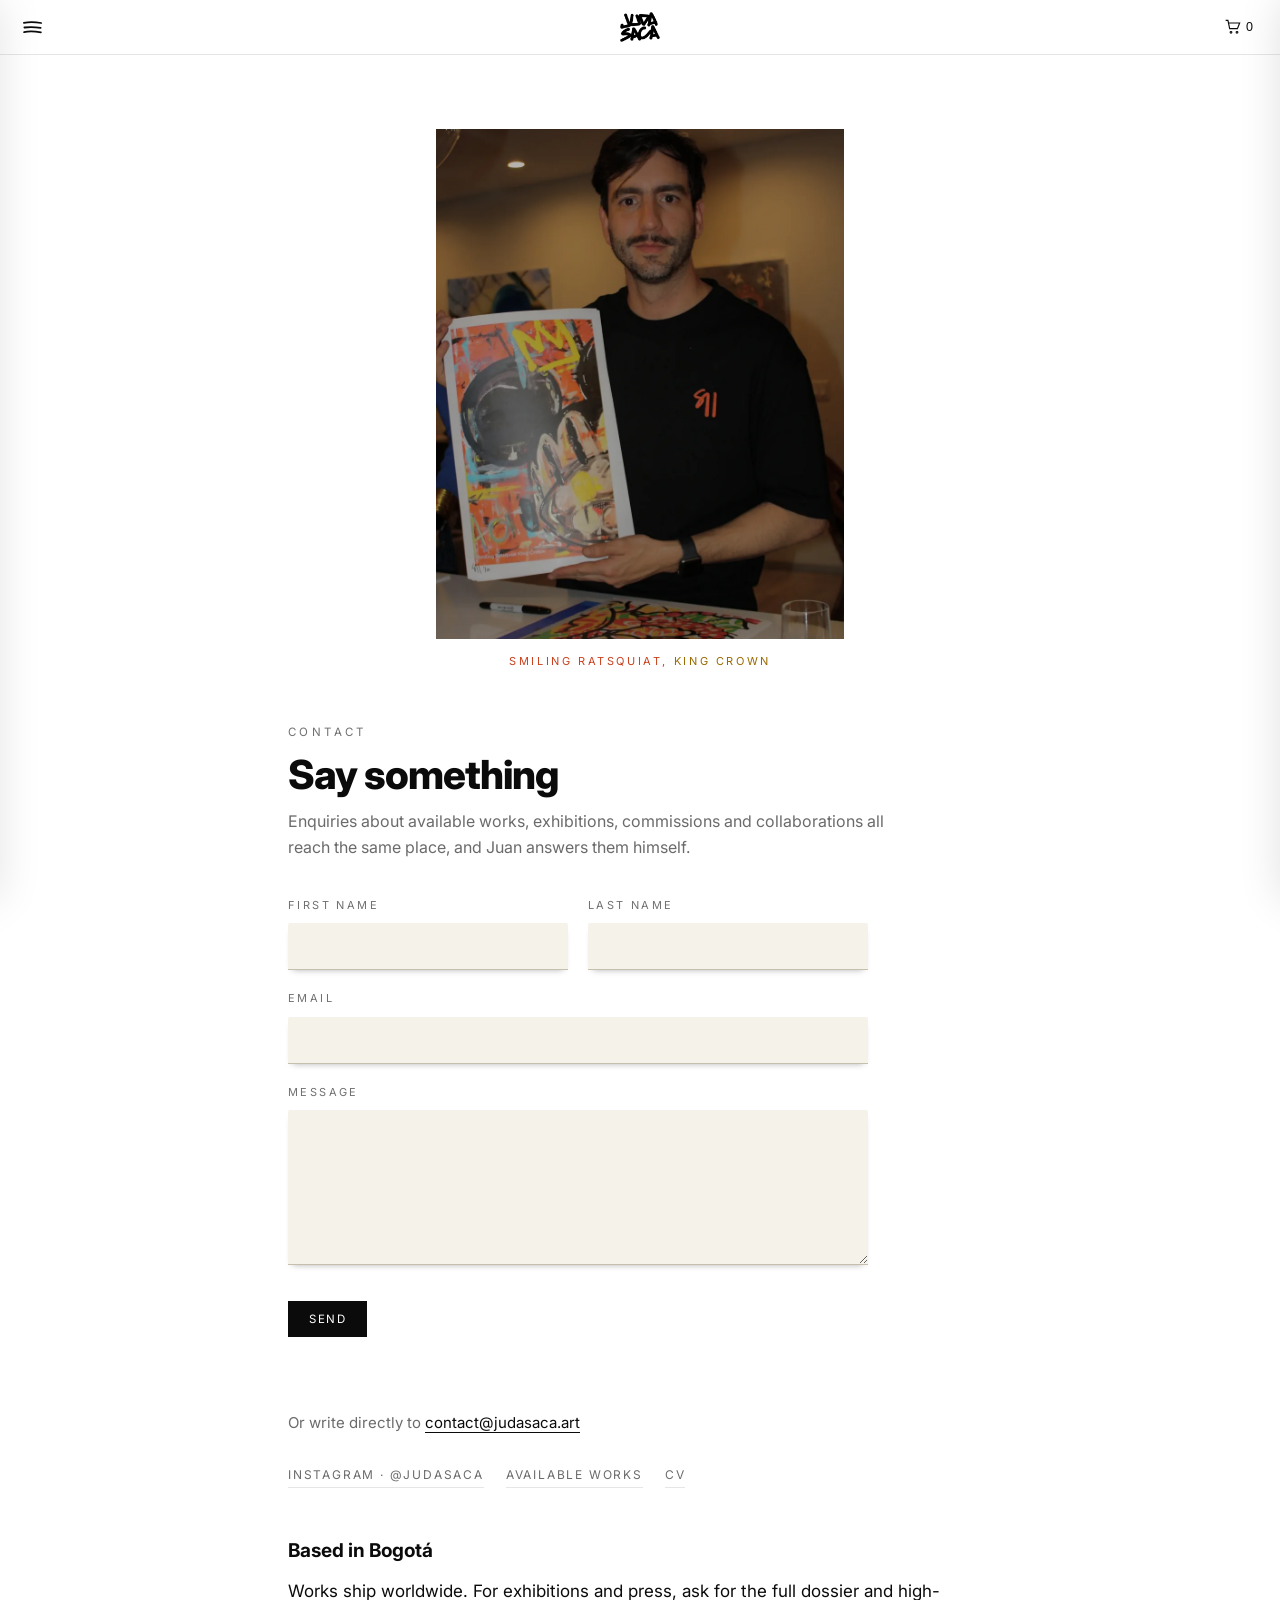
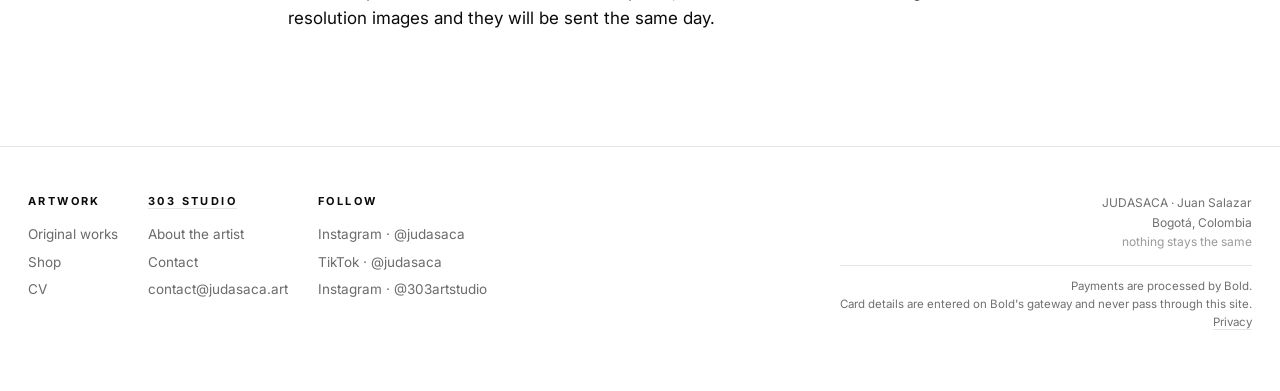
<file: contact.html>
<!DOCTYPE html>
<html lang="en">
<head>
<meta charset="UTF-8">
<meta name="viewport" content="width=device-width,initial-scale=1">
<title>Contact · JUDASACA</title>
<meta name="description" content="Contact Juan Salazar, JUDASACA. Bogotá, Colombia. Enquiries about original works, exhibitions and commissions.">
<link rel="canonical" href="https://judasaca.art/contact.html">
<meta property="og:type" content="website">
<meta property="og:site_name" content="JUDASACA">
<meta property="og:title" content="Contact · JUDASACA">
<meta property="og:description" content="Contact Juan Salazar, JUDASACA. Bogotá, Colombia. Enquiries about original works, exhibitions and commissions.">
<meta property="og:url" content="https://judasaca.art/contact.html">
<meta property="og:image" content="https://judasaca.art/img/nothing-stays-the-same-sm.webp">
<meta name="twitter:card" content="summary_large_image">
<script type="application/ld+json">
{
 "@context": "https://schema.org",
 "@graph": [
  {
   "@type": "WebSite",
   "@id": "https://judasaca.art/#sitio",
   "url": "https://judasaca.art/",
   "name": "JUDASACA",
   "inLanguage": "en",
   "publisher": {
    "@id": "https://judasaca.art/#judasaca"
   }
  },
  {
   "@type": "ContactPage",
   "@id": "https://judasaca.art/contact.html#pagina",
   "url": "https://judasaca.art/contact.html",
   "isPartOf": {
    "@id": "https://judasaca.art/#sitio"
   },
   "about": {
    "@id": "https://judasaca.art/#judasaca"
   }
  }
 ]
}
</script>
<link rel="icon" href="img/judasaca-logo.png">
<link rel="preconnect" href="https://fonts.googleapis.com">
<link rel="preconnect" href="https://fonts.gstatic.com" crossorigin>
<link href="https://fonts.googleapis.com/css2?family=Inter:wght@400;500;600;700;800&display=swap" rel="stylesheet">
<link rel="stylesheet" href="css/style.css">
</head>
<body>

<header>
  <div class="barra">
    <button class="trazo" id="abrir-menu" aria-label="Menu" aria-expanded="false">
      <svg viewBox="0 0 30 22" aria-hidden="true" width="21" height="15">
        <path d="M2.4 4.1c6.1-1.2 15.7-1.5 25.2.3"/>
        <path d="M3.1 11c7.6-.9 14.9-.7 23.8.4"/>
        <path d="M2.7 17.9c5.3-1.3 14.4-1.4 24.6.2"/>
      </svg>
    </button>
    <a class="marca" href="index.html" aria-label="JUDASACA, home">
      <img src="img/judasaca-logo.png" alt="JUDASACA" width="900" height="673">
    </a>
    <button class="carro" id="carro" aria-label="Cart">
      <svg viewBox="0 0 24 24" aria-hidden="true" width="16" height="16"><circle cx="9" cy="20" r="1.3"/><circle cx="18" cy="20" r="1.3"/><path d="M1 2h3.4l2.6 12.4h11.6L22 6H6"/></svg>
      <span class="n" id="carro-n">0</span>
    </button>
  </div>
</header>

<aside class="menu-panel" id="menu-panel" aria-label="Menu" aria-hidden="true">
  <button class="x" id="cerrar-menu" aria-label="Close">&times;</button>
  <nav id="nav">
      <a href="about.html">About</a>
      <a href="art.html">Art</a>
      <a href="shop.html">Shop</a>
      <a href="cv.html">CV</a>
      <a href="contact.html" class="on">Contact</a>
  </nav>
  <div class="abajo">
    Bogotá, Colombia<br>
    <a href="mailto:contact@judasaca.art">contact@judasaca.art</a><br>
    <a href="https://www.instagram.com/judasaca" rel="noopener">@judasaca</a>
  </div>
</aside>

<main>
  <section>
    <div class="wrap estrecho contacto">
      <!-- Una obra y no un retrato: la pagina de contacto es el ultimo sitio donde
           alguien duda, y lo que tiene que ver ahi es el trabajo. -->
      <figure class="obra-contacto">
        <img src="contact_photo.webp" alt="Juan Salazar with a signed print of Smiling Ratsquiat, King Crown">
        <figcaption><span class="t1">Smiling Ratsquiat,</span> <span class="t2">King Crown</span></figcaption>
      </figure>

      <div class="tit">
        <div class="eti">Contact</div>
        <h2>Say something</h2>
        <p>Enquiries about available works, exhibitions, commissions and collaborations
          all reach the same place, and Juan answers them himself.</p>
      </div>

      <form class="forma" id="forma" action="https://api.web3forms.com/submit" method="POST">
        <input type="hidden" name="access_key" value="511aafa4-63bd-453c-a671-8825c5104c7a">
        <input type="hidden" name="subject" value="New enquiry from judasaca.art">
        <input type="hidden" name="from_name" value="judasaca.art">
        <!-- Trampa para robots: un humano nunca la ve ni la llena. Si viene
             marcada, Web3Forms descarta el envio sin molestar a nadie. -->
        <input type="checkbox" name="botcheck" class="miel" tabindex="-1" autocomplete="off">

        <div class="dos-campos">
          <div class="campo">
            <label for="nombre">First name</label>
            <input id="nombre" name="First name" type="text" required autocomplete="given-name">
          </div>
          <div class="campo">
            <label for="apellido">Last name</label>
            <input id="apellido" name="Last name" type="text" autocomplete="family-name">
          </div>
        </div>
        <div class="campo">
          <label for="correo">Email</label>
          <input id="correo" name="email" type="email" required autocomplete="email">
        </div>
        <div class="campo">
          <label for="mensaje">Message</label>
          <textarea id="mensaje" name="Message" rows="5" required></textarea>
        </div>
        <button class="btn lleno enviar" type="submit">Send</button>
        <p class="aviso-forma" id="aviso-forma" role="status" aria-live="polite"></p>
      </form>

      <p class="o-bien">Or write directly to
        <a class="correo-linea" href="mailto:contact@judasaca.art">contact@judasaca.art</a></p>

      <div class="enlaces">
        <a href="https://www.instagram.com/judasaca" rel="noopener">Instagram · @judasaca</a>
        <a href="art.html">Available works</a>
        <a href="cv.html">CV</a>
      </div>

      <div class="prosa" style="margin-top:48px">
        <h3>Based in Bogotá</h3>
        <p>Works ship worldwide. For exhibitions and press, ask for the full dossier and
          high-resolution images and they will be sent the same day.</p>
      </div>
    </div>
  </section>
</main>

<script>
/* Envia sin recargar la pagina. Si el JavaScript falla o esta apagado, el form
   se manda igual por POST normal: Web3Forms responde con su propia pagina de
   gracias. Nunca queda un formulario que no hace nada. */
(function(){
  var f=document.getElementById('forma'); if(!f||!window.fetch) return;
  var aviso=document.getElementById('aviso-forma'), boton=f.querySelector('button');
  f.addEventListener('submit', function(e){
    e.preventDefault();
    aviso.className='aviso-forma'; aviso.textContent='Sending…'; boton.disabled=true;
    fetch(f.action, {method:'POST', body:new FormData(f), headers:{'Accept':'application/json'}})
      .then(function(r){ return r.json(); })
      .then(function(d){
        if(!d.success) throw new Error(d.message||'error');
        f.reset();
        aviso.className='aviso-forma ok';
        aviso.textContent='Thank you. Juan reads these himself and will reply from contact@judasaca.art.';
      })
      .catch(function(){
        aviso.className='aviso-forma mal';
        aviso.textContent='That did not go through. Please write directly to contact@judasaca.art.';
      })
      .then(function(){ boton.disabled=false; });
  });
})();
</script>

<footer>
  <div class="wrap pie">
    <div class="col"><b>Artwork</b>
      <a href="art.html">Original works</a>
      <a href="shop.html">Shop</a>
      <a href="cv.html">CV</a>
    </div>
    <div class="col"><b><a class="tit-enlace" href="https://www.instagram.com/303artstudio" target="_blank"
      rel="noopener">303 Studio</a></b>
      <a href="about.html">About the artist</a>
      <a href="contact.html">Contact</a>
      <a href="mailto:contact@judasaca.art">contact@judasaca.art</a>
    </div>
    <div class="col"><b>Follow</b>
      <a href="https://www.instagram.com/judasaca" target="_blank" rel="noopener">Instagram · @judasaca</a>
      <a href="https://www.tiktok.com/@judasaca" target="_blank" rel="noopener">TikTok · @judasaca</a>
      <a href="https://www.instagram.com/303artstudio" target="_blank" rel="noopener">Instagram · @303artstudio</a>
    </div>
    <div class="col fin">JUDASACA · Juan Salazar<br>Bogotá, Colombia<br>
      <span style="opacity:.7">nothing stays the same</span>
      <!-- Dice solo lo que es verdad. El pago ocurre dentro de la pasarela de
           Bold, no en esta pagina, asi que el numero de la tarjeta no pasa por
           aqui ni queda en ningun sitio nuestro. No se reclama ninguna
           certificacion que no tengamos. -->
      <span class="seguro">Payments are processed by Bold.<br>
        Card details are entered on Bold's gateway and never pass through this site.<br>
        <a href="privacy.html">Privacy</a></span></div>
  </div>
</footer>

<div class="velo" id="velo"></div>
<aside class="panel" id="panel" aria-label="Cart" aria-hidden="true">
  <div class="alto"><h2>Selected works</h2><button class="x" id="cerrar-carro" aria-label="Close">&times;</button></div>
  <div class="lista" id="carro-lista"></div>
  <div class="bajo">
    <div class="total"><span>Total</span><span id="carro-total">USD 0</span></div>
    <div class="pagar-carro" id="carro-pagar"></div>
    <button class="btn lleno" id="carro-pedir" type="button">Checkout</button>
    <p class="nota" id="carro-nota">Payment opens on Bold's gateway. Card details are
      entered there and never pass through this site. We ask where to ship afterwards.</p>
  </div>
</aside>

<div class="lupa" id="lupa" role="dialog" aria-modal="true" aria-label="Artwork">
  <button class="cerrar" aria-label="Close">&times;</button>
  <button class="pasar ant" aria-label="Previous">&#8249;</button>
  <button class="pasar sig" aria-label="Next">&#8250;</button>
  <div class="contador" id="lupa-n"></div>
  <figure><img id="lupa-img" alt="" draggable="false"><figcaption id="lupa-pie"></figcaption></figure>
  <div class="gesto">Swipe to browse · pinch or double tap to zoom</div>
</div>

<script>
/* Menu de celular y lupa de obras. Si el JavaScript falla, los enlaces de las
   obras siguen abriendo la imagen grande por su cuenta. */
(function(){
  var b=document.getElementById('abrir-menu'), p=document.getElementById('menu-panel'),
      v=document.getElementById('velo'), x=document.getElementById('cerrar-menu');
  if(!b||!p) return;
  function abrir(){ p.classList.add('abierto'); v.classList.add('abierto');
    p.setAttribute('aria-hidden','false'); b.setAttribute('aria-expanded','true');
    document.body.style.overflow='hidden'; x.focus(); }
  function cerrar(){ p.classList.remove('abierto'); v.classList.remove('abierto');
    p.setAttribute('aria-hidden','true'); b.setAttribute('aria-expanded','false');
    document.body.style.overflow=''; b.focus(); }
  b.addEventListener('click', abrir);
  x.addEventListener('click', cerrar);
  v.addEventListener('click', cerrar);
  document.addEventListener('keydown', function(e){
    if(e.key==='Escape' && p.classList.contains('abierto')) cerrar(); });
})();

(function(){
  var enlaces=[].slice.call(document.querySelectorAll('[data-lupa]'));
  if(!enlaces.length) return;
  var caja=document.getElementById('lupa'), img=document.getElementById('lupa-img'),
      pie=document.getElementById('lupa-pie'), cont=document.getElementById('lupa-n'),
      i=0, antes=null;

  /* Estado del gesto. 'e' es la escala, 'x' e 'y' el desplazamiento dentro de
     la imagen cuando esta ampliada. */
  var e=1, x=0, y=0, px=0, py=0, pe=1, arrastra=false, pellizco=0, dedos={},
      partioEn=0, eje='', movido=false;

  function pinta(trans){
    img.style.transition = trans ? 'transform .28s cubic-bezier(.2,.8,.3,1)' : 'none';
    img.style.transform = 'translate3d(' + x + 'px,' + y + 'px,0) scale(' + e + ')';
  }
  function reinicia(trans){ e=1; x=0; y=0; pinta(trans); caja.classList.remove('ampliada'); }

  /* Las vecinas se piden por adelantado: al deslizar, la siguiente ya esta. */
  function precarga(n){
    [n-1, n+1].forEach(function(k){
      var a=enlaces[(k+enlaces.length)%enlaces.length];
      if(a){ var im=new Image(); im.src=a.getAttribute('href'); }
    });
  }

  function mostrar(n, dir){
    i=(n+enlaces.length)%enlaces.length;
    var a=enlaces[i];
    if(dir){
      img.style.transition='none';
      img.style.opacity='0';
      img.style.transform='translate3d(' + (dir*40) + 'px,0,0)';
    }
    img.src=a.getAttribute('href');
    img.alt=a.getAttribute('data-tit');
    pie.textContent=a.getAttribute('data-tit')+' · '+a.getAttribute('data-fic');
    if(cont) cont.textContent=(i+1)+' / '+enlaces.length;
    reinicia(false);
    requestAnimationFrame(function(){
      img.style.transition='transform .3s cubic-bezier(.2,.8,.3,1),opacity .22s';
      img.style.opacity='1'; img.style.transform='translate3d(0,0,0) scale(1)';
    });
    precarga(i);
  }

  function abrir(n,orig){
    antes=orig; mostrar(n);
    caja.classList.add('viendo');
    document.body.style.overflow='hidden';
    caja.querySelector('.cerrar').focus();
  }
  function cerrar(){
    caja.classList.remove('viendo','ampliada');
    document.body.style.overflow='';
    reinicia(false);
    if(antes) antes.focus();
  }

  /* ── Gestos ────────────────────────────────────────────────────────────
     Un dedo: si la obra esta a tamano normal, arrastrar de lado pasa a la
     siguiente y arrastrar hacia abajo cierra. Si esta ampliada, arrastrar
     mueve la imagen. Dos dedos: pellizco para acercar.
     Doble toque: acerca y aleja en el punto tocado. */
  function dist(a,b){ return Math.hypot(a.x-b.x, a.y-b.y); }
  function dedosArr(){ return Object.keys(dedos).map(function(k){ return dedos[k]; }); }

  img.addEventListener('pointerdown', function(ev){
    img.setPointerCapture(ev.pointerId);
    dedos[ev.pointerId]={x:ev.clientX, y:ev.clientY};
    var d=dedosArr();
    if(d.length===1){
      arrastra=true; movido=false; eje='';
      px=ev.clientX-x; py=ev.clientY-y; partioEn=ev.clientX;
    } else if(d.length===2){
      arrastra=false; pellizco=dist(d[0],d[1]); pe=e;
    }
  });

  img.addEventListener('pointermove', function(ev){
    if(!dedos[ev.pointerId]) return;
    dedos[ev.pointerId]={x:ev.clientX, y:ev.clientY};
    var d=dedosArr();

    if(d.length===2 && pellizco){
      e=Math.min(5, Math.max(1, pe * dist(d[0],d[1]) / pellizco));
      caja.classList.toggle('ampliada', e>1.02);
      pinta(false); return;
    }
    if(!arrastra) return;
    ev.preventDefault();
    var dx=ev.clientX-px-x, dy=ev.clientY-py-y;

    if(e>1.02){ x=ev.clientX-px; y=ev.clientY-py; pinta(false); movido=true; return; }

    /* A tamano normal el primer movimiento decide el eje, para que al deslizar
       de lado no se dispare el cierre y al revés tampoco. */
    if(!eje && (Math.abs(dx)>6 || Math.abs(dy)>6))
      eje = Math.abs(dx)>Math.abs(dy) ? 'h' : 'v';
    if(eje==='h'){ x=ev.clientX-px; y=0; }
    else if(eje==='v'){ y=Math.max(0, ev.clientY-py); x=0; e=Math.max(.85, 1-y/900); }
    movido=true; pinta(false);
  }, {passive:false});

  function suelta(ev){
    delete dedos[ev.pointerId];
    var quedan=dedosArr().length;
    if(quedan===1){ var d=dedosArr()[0]; px=d.x-x; py=d.y-y; arrastra=true; eje=''; }
    if(quedan>0){ pellizco=0; return; }
    arrastra=false; pellizco=0;
    if(e>1.02){ caja.classList.add('ampliada'); return; }

    if(eje==='h' && Math.abs(x)>70){ mostrar(i + (x<0?1:-1), x<0?1:-1); eje=''; return; }
    if(eje==='v' && y>110){ cerrar(); return; }
    eje=''; reinicia(true);
  }
  img.addEventListener('pointerup', suelta);
  img.addEventListener('pointercancel', suelta);

  var ultimoToque=0;
  img.addEventListener('click', function(ev){
    var ahora=Date.now();
    if(movido){ movido=false; return; }
    if(ahora-ultimoToque<300){
      if(e>1.02){ reinicia(true); }
      else{
        var r=img.getBoundingClientRect();
        e=2.6;
        x=(r.left+r.width/2-ev.clientX)*(e-1);
        y=(r.top+r.height/2-ev.clientY)*(e-1);
        caja.classList.add('ampliada'); pinta(true);
      }
    }
    ultimoToque=ahora;
  });

  /* La rueda del mouse tambien acerca, para quien esta en computador. */
  img.addEventListener('wheel', function(ev){
    if(!caja.classList.contains('viendo')) return;
    ev.preventDefault();
    e=Math.min(5, Math.max(1, e - ev.deltaY*0.0022));
    if(e<=1.02){ reinicia(false); } else { caja.classList.add('ampliada'); pinta(false); }
  }, {passive:false});

  enlaces.forEach(function(a,n){
    a.addEventListener('click',function(ev){ ev.preventDefault(); abrir(n,a); });
  });
  caja.querySelector('.cerrar').addEventListener('click',cerrar);
  caja.querySelector('.ant').addEventListener('click',function(){ mostrar(i-1,-1); });
  caja.querySelector('.sig').addEventListener('click',function(){ mostrar(i+1, 1); });
  caja.addEventListener('click',function(ev){ if(ev.target===caja) cerrar(); });
  document.addEventListener('keydown',function(ev){
    if(!caja.classList.contains('viendo')) return;
    if(ev.key==='Escape') cerrar();
    if(ev.key==='ArrowLeft') mostrar(i-1,-1);
    if(ev.key==='ArrowRight') mostrar(i+1, 1);
    if(ev.key==='0') reinicia(true);
  });
})();

/* ── Carrito ──────────────────────────────────────────────────────────
   Guarda lo elegido en el propio navegador y arma un correo con la lista.
   No cobra nada todavia: cuando existan los enlaces de pago de Stripe,
   este mismo carrito puede mandar al checkout. */
(function(){
  var CAT = {"artwork-incoming": {"t": "Artwork Incoming", "m": "Coming soon", "usd": 0}, "snoopin-aint-easy": {"t": "Snoopin Ain’t Easy", "m": "100 × 100 cm", "usd": 2500}, "oil-city-woodstock": {"t": "Oil City Woodstock", "m": "100 × 100 cm", "usd": 2500}, "sunday-snoops": {"t": "Sunday, Snoops", "m": "100 × 100 cm", "usd": 2500}, "mango-og": {"t": "Mango OG", "m": "95 × 95 cm", "usd": 2500}, "original-pastel-disney": {"t": "Original Pastel Disney", "m": "100 × 100 cm", "usd": 2500}, "blue-thoughts-rat": {"t": "Blue Thoughts Rat", "m": "80 cm diameter", "usd": 1800}, "smiling-ratsquiat-blue-crown": {"t": "Smiling Ratsquiat, Blue Crown", "m": "50 × 50 cm", "usd": 1500}, "oil-woodstock": {"t": "Oil Woodstock", "m": "50 × 50 cm", "usd": 1500}, "cloud-city-snoops": {"t": "Cloud City Snoops", "m": "50 × 50 cm", "usd": 1500}, "new-york-street-snoops": {"t": "New York Street Snoops", "m": "50 × 50 cm", "usd": 1500}, "city-rounds-icon": {"t": "City Rounds Icon", "m": "50 × 50 cm", "usd": 1500}, "city-famous-rat": {"t": "City Famous Rat", "m": "175 × 80 cm", "usd": 3000}, "broken-icon": {"t": "Broken Icon", "m": "100 × 100 cm", "usd": 2500}, "smiling-ratsquiat-yellow-crown": {"t": "Smiling Ratsquiat, Yellow Crown", "m": "50 × 50 cm", "usd": 1500}, "woodstocks-on-fire": {"t": "Woodstock’s on Fire", "m": "Framed 45 × 40 cm", "usd": 350}, "out-in-the-beach-rat": {"t": "Out in the Beach Rat", "m": "Framed", "usd": 350}, "out-in-the-city-woodstock": {"t": "Out in the City, Woodstock", "m": "Framed 45 × 40 cm", "usd": 350}, "colour-pop-snoops": {"t": "Colour Pop Snoops", "m": "Framed 45 × 40 cm", "usd": 350}, "icon-kiss": {"t": "Icon Kiss", "m": "Framed 45 × 40 cm", "usd": 350}, "palometa-tribute": {"t": "Palometa Tribute", "m": "Framed 45 × 40 cm", "usd": 350}, "city-of-rats": {"t": "City of Rats", "m": "Framed 45 × 40 cm", "usd": 350}, "abstract-reality-icon": {"t": "Abstract Reality Icon", "m": "35 × 25 cm", "usd": 600}, "everything-will-be-ok-jules": {"t": "Everything Will Be OK, Jules", "m": "Framed 45 × 40 cm", "usd": 350}, "judasaca-socks": {"t": "Broken Icon × Bitcoin Rat Socks", "m": "Two pairs", "usd": 30}};
  var LLAVE='judasaca-carro';
  var carro=[];
  try{ carro=JSON.parse(localStorage.getItem(LLAVE)||'[]'); }catch(e){ carro=[]; }
  carro = carro.filter(function(s){ return CAT[s]; });

  var bot=document.getElementById('carro'), num=document.getElementById('carro-n'),
      panel=document.getElementById('panel'), velo=document.getElementById('velo'),
      lista=document.getElementById('carro-lista'), total=document.getElementById('carro-total'),
      pedir=document.getElementById('carro-pedir'), nota=document.getElementById('carro-nota');
  if(!bot||!panel) return;

  function guardar(){ try{ localStorage.setItem(LLAVE, JSON.stringify(carro)); }catch(e){} }
  function dinero(n){ return 'USD ' + n.toLocaleString('en-US'); }

  function pintar(){
    num.textContent = carro.length;
    if(!carro.length){
      lista.innerHTML = '<p class="vacio">Nothing selected yet.</p>';
      total.textContent = dinero(0);
      pedir.disabled = true;
      return;
    }
    pedir.disabled = false;
    var suma = 0, h = '';
    carro.forEach(function(sl){
      var o = CAT[sl]; suma += o.usd;
      h += '<div class="item"><img src="img/'+sl+'-sm.webp" alt="">'
        +  '<div class="d"><div class="t">'+o.t+'</div>'
        +  '<div class="f">'+o.m+'</div>'
        +  '<div class="p">'+dinero(o.usd)+'</div>'
        +  '<button class="quitar" data-q="'+sl+'">Remove</button></div></div>';
    });
    lista.innerHTML = h;
    total.textContent = dinero(suma);
  }

  /* Checkout de verdad: el carrito cobra, no manda un correo. Se firma la
     lista contra el Worker (que suma el total y decide el precio) y se abre
     Bold por el total, en una sola orden. */
  function cobrar(){
    if (!carro.length || !window.fetch || !window.JUDPAGO) return;
    pedir.disabled = true;
    pedir.textContent = 'One moment…';

    fetch('https://judasaca-bold.judasaca-art.workers.dev/firma', {
      method: 'POST',
      headers: { 'Content-Type': 'application/json' },
      body: JSON.stringify({ modo: 'carro', slugs: carro })
    })
    .then(function(r){ return r.json(); })
    .then(function(d){
      if (!d || !d.carro) throw new Error('sin-orden');

      // Si algo se vendio mientras el comprador miraba, el Worker lo deja
      // fuera de la firma. Se le dice, se le quita del carrito y se cobra lo
      // que si esta: nadie paga por un cuadro que ya no existe.
      var firmadas = d.carro.slugs || [];
      var caidas = carro.filter(function(s){ return firmadas.indexOf(s) < 0; });
      if (caidas.length) {
        carro = firmadas.slice();
        guardar(); pintar();
        nota.textContent = caidas.length === 1
          ? CAT[caidas[0]].t + ' was just sold and has been removed. Paying for the rest.'
          : caidas.length + ' works were just sold and have been removed. Paying for the rest.';
        nota.className = 'nota aviso';
      }

      pedir.style.display = 'none';
      window.JUDPAGO.abrir(document.getElementById('carro-pagar'), d.carro, location.href);
    })
    .catch(function(){
      pedir.disabled = false;
      pedir.textContent = 'Checkout';
      nota.className = 'nota aviso';
      nota.innerHTML = 'Checkout is not responding. Write to '
        + '<a href="mailto:contact@judasaca.art">contact@judasaca.art</a> and Juan will take it from there.';
    });
  }

  function abrir(){ panel.classList.add('abierto'); velo.classList.add('abierto');
    panel.setAttribute('aria-hidden','false'); document.body.style.overflow='hidden'; }
  function cerrar(){ panel.classList.remove('abierto'); velo.classList.remove('abierto');
    panel.setAttribute('aria-hidden','true'); document.body.style.overflow=''; }

  bot.addEventListener('click', function(){ pintar(); abrir(); });
  pedir.addEventListener('click', cobrar);
  velo.addEventListener('click', cerrar);
  document.getElementById('cerrar-carro').addEventListener('click', cerrar);
  document.addEventListener('keydown', function(e){
    if(e.key==='Escape' && panel.classList.contains('abierto')) cerrar(); });

  lista.addEventListener('click', function(e){
    var q=e.target.getAttribute && e.target.getAttribute('data-q');
    if(!q) return;
    carro = carro.filter(function(s){ return s!==q; });
    guardar(); pintar();
  });

  document.querySelectorAll('.add').forEach(function(b){
    b.addEventListener('click', function(){
      var sl=b.getAttribute('data-slug');
      if(carro.indexOf(sl)<0) carro.push(sl);
      guardar(); pintar(); abrir();
    });
  });

  pintar();
})();

/* ── Pago ───────────────────────────────────────────────────────────────
   Un solo motor de pago para toda la pagina: lo usan los botones Buy de cada
   obra y tambien el carrito.

   Flujo, corto a proposito: clic en Buy -> la pasarela de Bold se abre encima
   del sitio -> paga. Nada de formularios antes. La direccion de envio se pide
   DESPUES, en la pagina de gracias, cuando la plata ya entro y el comprador
   no puede arrepentirse a mitad de camino por tener que teclear.

   El navegador NUNCA manda el precio: manda slugs, y el Worker decide cuanto
   se cobra y lo firma. Un precio que mande el atacante no vale nada aunque
   venga firmado, porque estaria firmando su propia mentira. */
window.JUDPAGO = (function(){
  var libreria = null, abriendo = false;

  /* Devuelve una promesa que solo se cumple cuando la libreria esta lista de
     verdad. Se guarda para que dos clics no la carguen dos veces. */
  function cargarLibreria(){
    if (libreria) return libreria;
    libreria = new Promise(function(ok, mal){
      if (window.BoldCheckout) return ok();
      var s = document.createElement('script');
      s.src = 'https://checkout.bold.co/library/boldPaymentButton.js';
      s.onload = function(){ window.BoldCheckout ? ok() : mal(); };
      s.onerror = mal;
      document.head.appendChild(s);
    });
    return libreria;
  }

  /* Se recuerda la orden para que la pagina de gracias sepa que se acaba de
     pagar: ahi se le pide la direccion y se marcan las obras como vendidas. */
  function recordar(orden){
    try {
      localStorage.setItem('judasaca-orden', JSON.stringify({
        id: orden.orderId,
        slugs: orden.slugs || [],
        amount: orden.amount,
        description: orden.description,
        t: Date.now()
      }));
    } catch(e) {}
  }

  /* Abre la pasarela directamente, sin dibujar ningun boton de Bold.

     Antes esto inyectaba un <script data-bold-button> y luego le hacia clic
     solo. Eso era una carrera perdida: la libreria de Bold busca esos scripts
     cuando ELLA carga, asi que segun quien llegara primero unas veces salia el
     boton y otras veces no salia nada. Con la API (new BoldCheckout().open())
     no hay nada que esperar ni nada que adivinar: se abre y ya. */
  function abrir(destino, orden, origen){
    if (abriendo) return;
    abriendo = true;
    recordar(orden);

    cargarLibreria().then(function(){
      new window.BoldCheckout({
        orderId: orden.orderId,
        currency: orden.currency,
        amount: orden.amount,
        apiKey: '2heS56eZeRZj1n1B8NDPF9_LA2aDpNbyNBJOoG65qWI',
        integritySignature: orden.signature,
        description: orden.description,
        redirectionUrl: 'https://judasaca.art/thanks.html',
        originUrl: origen || 'https://judasaca.art/art.html',
        // Embedded: la pasarela abre encima del sitio y el comprador no se va.
        renderMode: 'embedded'
      }).open();
      abriendo = false;
    }).catch(function(){
      abriendo = false;
      if (destino) {
        destino.innerHTML = '<span class="fallo">Checkout could not open. '
          + 'Write to <a href="mailto:contact@judasaca.art">contact@judasaca.art</a>.</span>';
      }
    });
  }

  /* Una obra vendida se apaga entera: sello, ficha tachada y sin botones. */
  function marcarVendidas(lista){
    (lista || []).forEach(function(slug){
      var hueco = document.querySelector('.pagar[data-obra="' + slug + '"]');
      if (!hueco) return;
      var obra = hueco.closest('.obra');
      if (!obra || obra.classList.contains('agotada')) return;
      obra.classList.add('agotada');
      var marco = obra.querySelector('.marco');
      if (marco && !marco.querySelector('.sello')) {
        marco.classList.add('vendido');
        var s = document.createElement('span');
        s.className = 'sello';
        s.setAttribute('aria-hidden', 'true');
        s.innerHTML = '<i></i><b>Sold</b><i></i>';
        marco.appendChild(s);
      }
      var acciones = obra.querySelector('.acciones');
      if (acciones) acciones.innerHTML = '<span class="sello-vendida">Sold</span>';
    });
  }

  return { abrir: abrir, marcarVendidas: marcarVendidas, firmador: 'https://judasaca-bold.judasaca-art.workers.dev' };
})();

/* ── Buy en cada obra ───────────────────────────────────────────────────
   Solo corre en paginas con huecos .pagar (hoy, la de obras). */
(function(){
  var huecos = [].slice.call(document.querySelectorAll('.pagar[data-obra]'));
  if (!huecos.length || !window.fetch) return;

  var slugs = huecos.map(function(h){ return h.getAttribute('data-obra'); });
  var firmadas = {};   // slug -> orden ya firmada por el Worker

  function firmar(lista){
    return fetch('https://judasaca-bold.judasaca-art.workers.dev/firma', {
      method: 'POST',
      headers: { 'Content-Type': 'application/json' },
      body: JSON.stringify({ slugs: lista })
    }).then(function(r){ return r.json(); });
  }

  /* Precarga. Corre al cargar la pagina y suele llegar antes de que nadie
     haga clic, asi que el boton abre Bold de una. Si Cloudflare esta frio y
     tarda, no importa: el boton ya esta pintado y el clic firma solo. */
  firmar(slugs).then(function(d){
    if (d && d.vendidas) window.JUDPAGO.marcarVendidas(d.vendidas);
    if (d && d.obras) firmadas = d.obras;
  }).catch(function(){ });

  function abrirObra(boton, slug){
    var hueco = boton.parentNode;
    boton.disabled = true;
    boton.textContent = 'Opening…';

    var orden = firmadas[slug];
    if (orden) {
      orden.slugs = [slug];
      window.JUDPAGO.abrir(hueco, orden, location.href);
      return;
    }
    // Todavia no habia llegado la precarga: se firma esta sola y se abre.
    firmar([slug]).then(function(d){
      if (d && d.vendidas) window.JUDPAGO.marcarVendidas(d.vendidas);
      var o = d && d.obras && d.obras[slug];
      if (!o) throw new Error('sin-orden');
      firmadas[slug] = o;
      o.slugs = [slug];
      window.JUDPAGO.abrir(hueco, o, location.href);
    }).catch(function(){
      boton.disabled = false;
      boton.textContent = 'Buy';
      hueco.insertAdjacentHTML('beforeend',
        '<span class="fallo">Could not open checkout. '
        + 'Write to <a href="mailto:contact@judasaca.art">contact@judasaca.art</a>.</span>');
    });
  }

  document.addEventListener('click', function(e){
    var b = e.target.closest && e.target.closest('.pagar .comprar');
    if (!b || b.disabled) return;
    abrirObra(b, b.getAttribute('data-obra'));
  });
})();
</script>
</body>
</html>
</file>
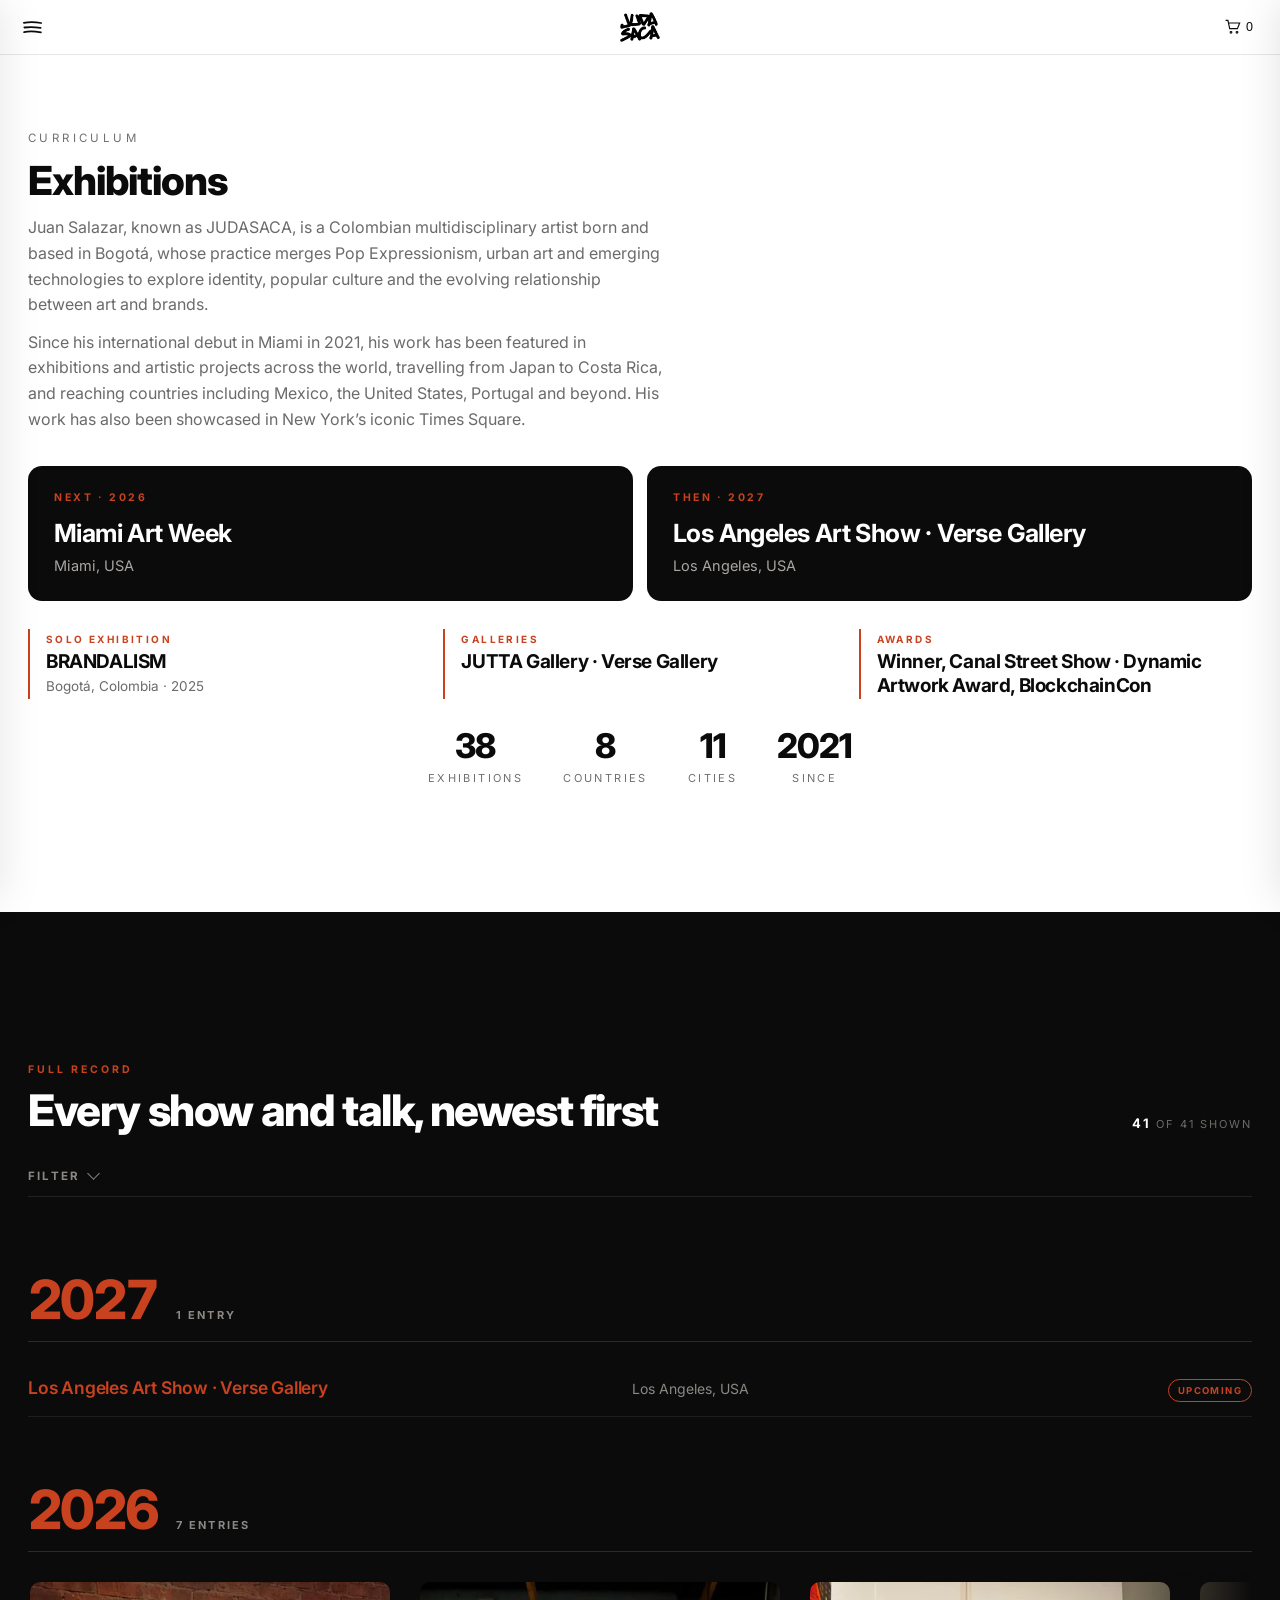
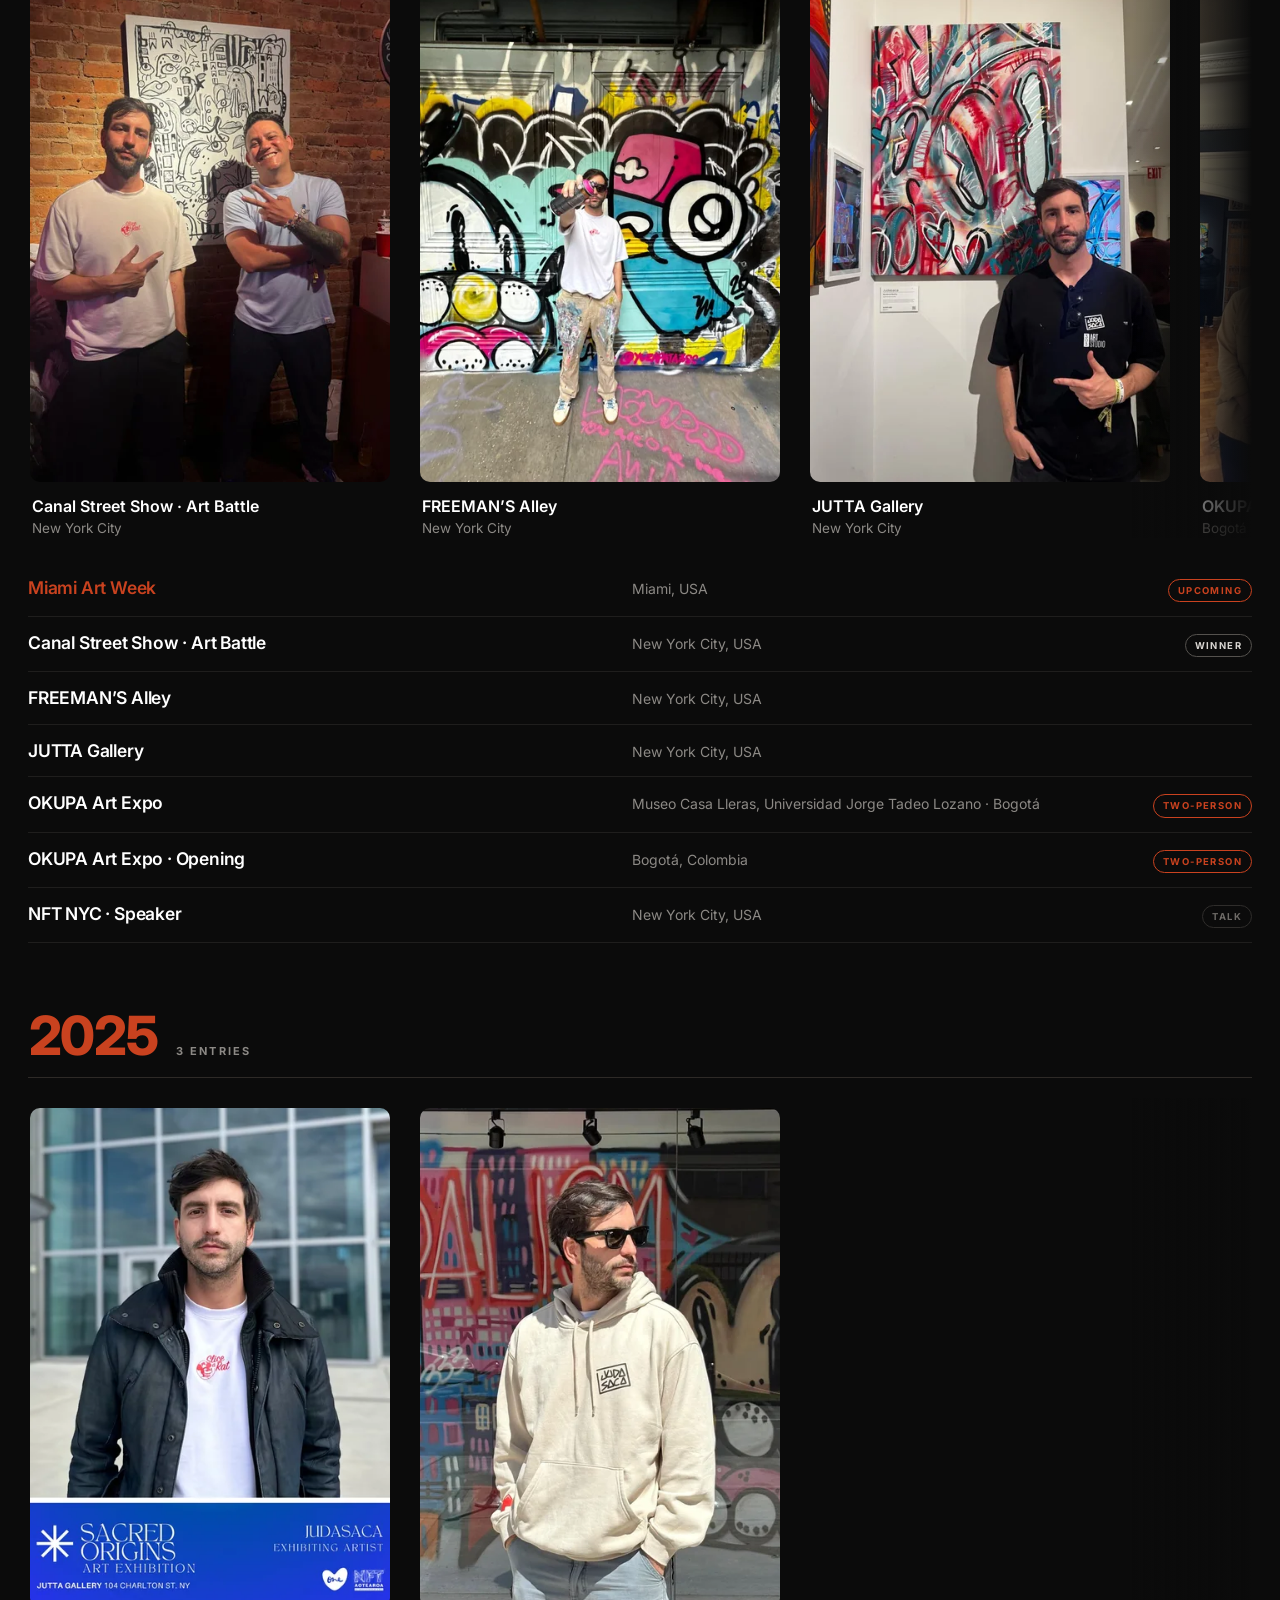
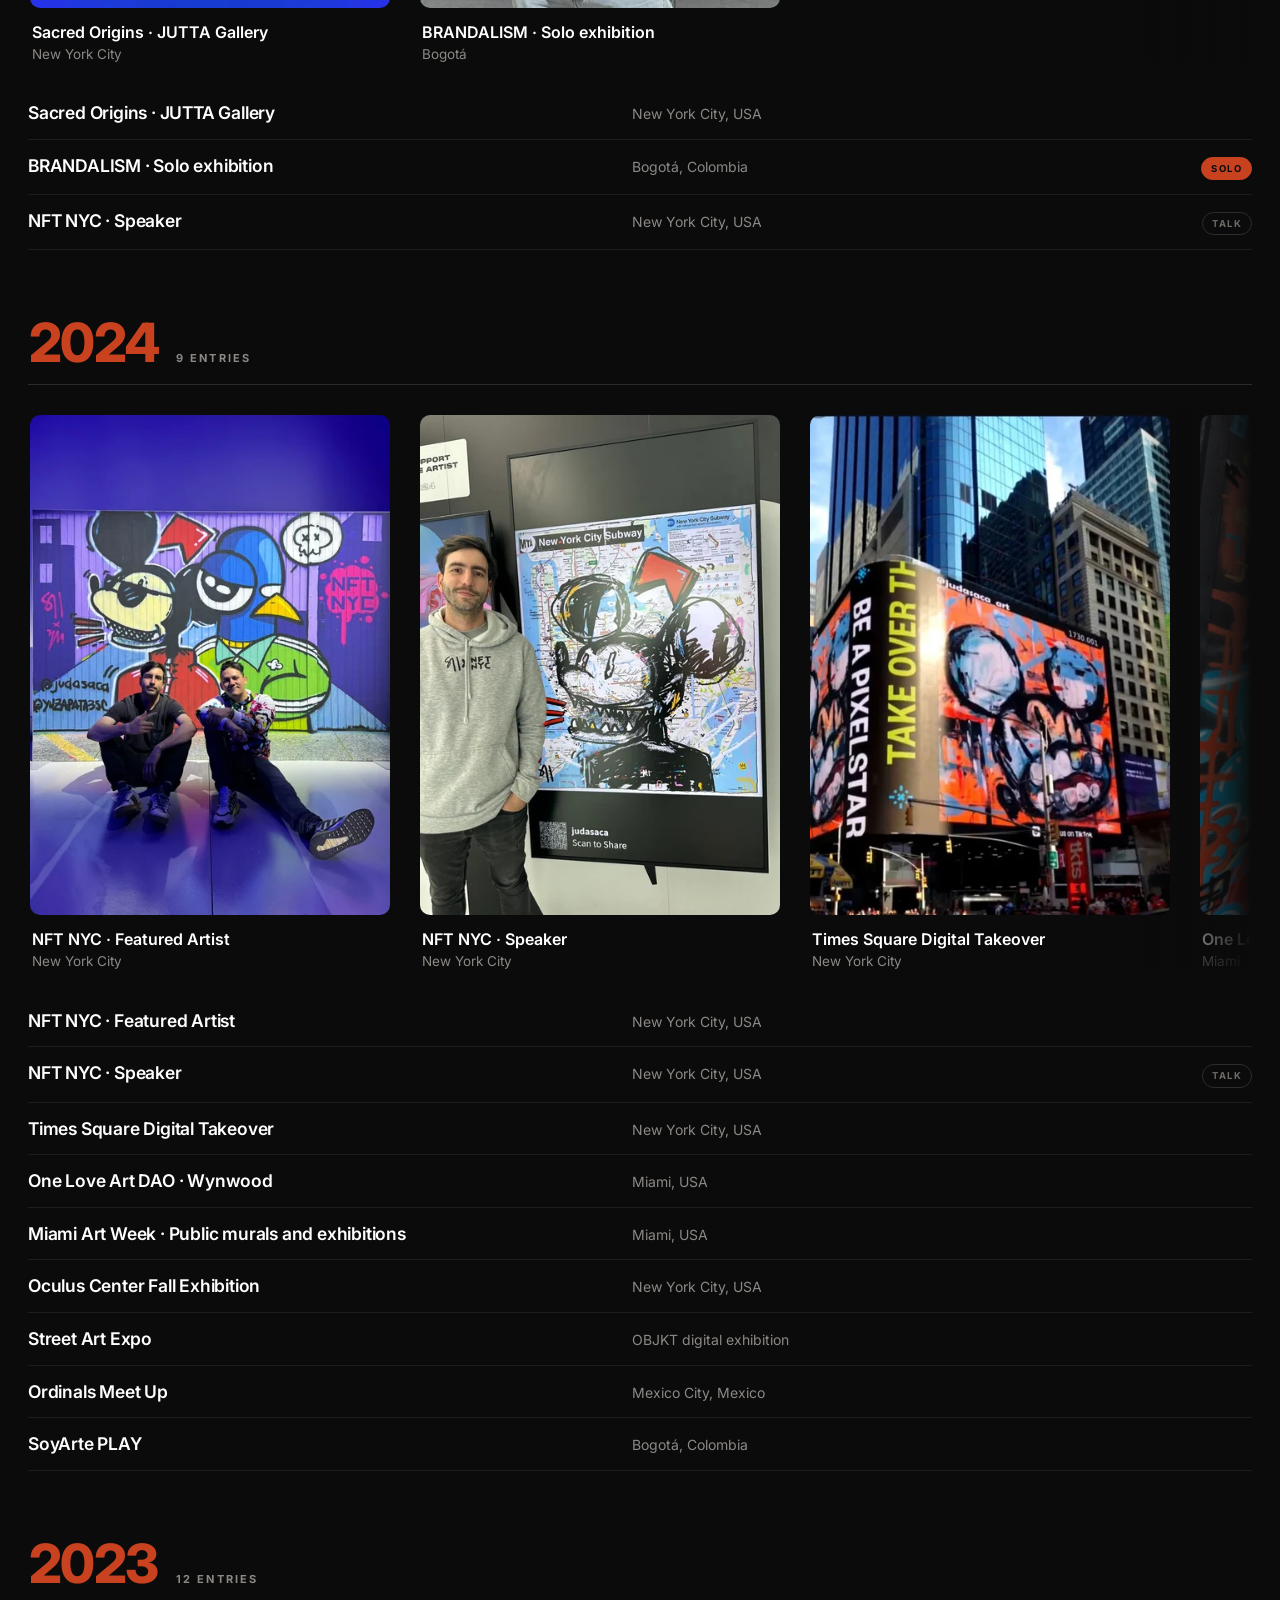
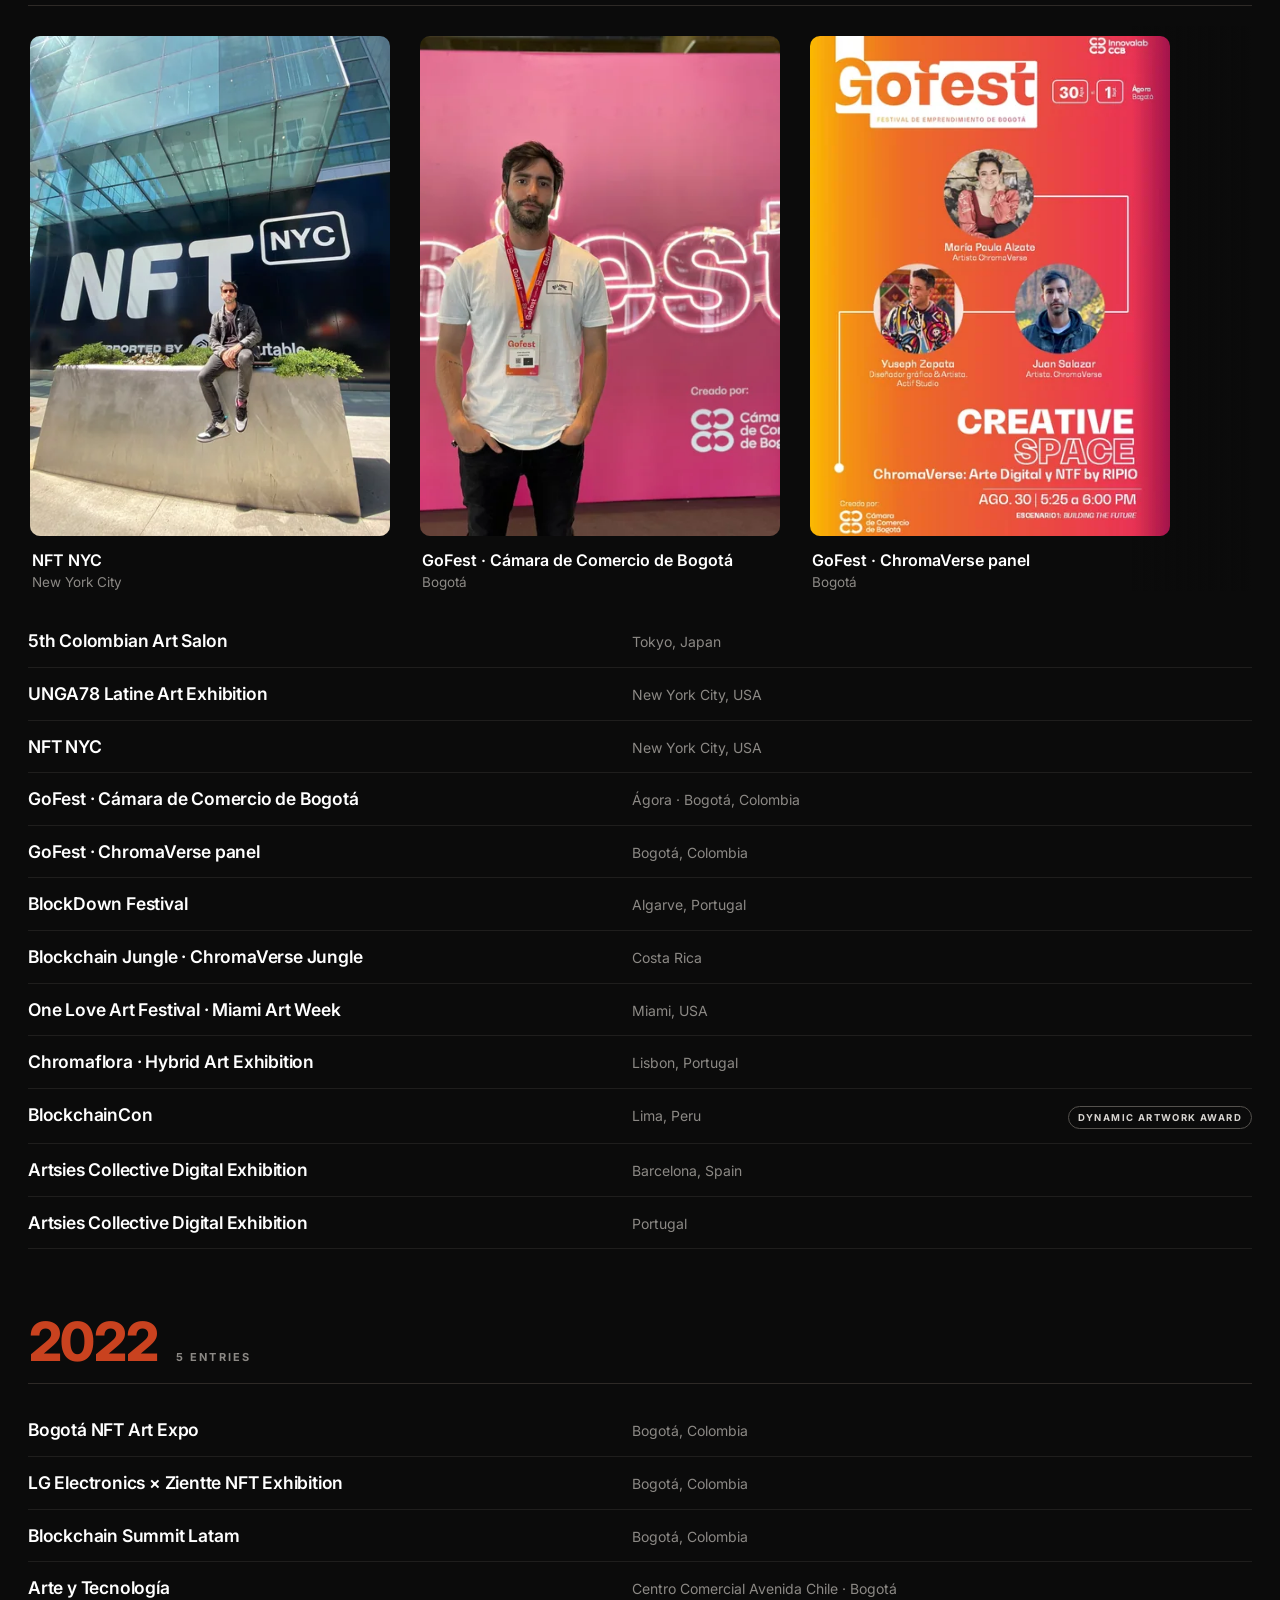
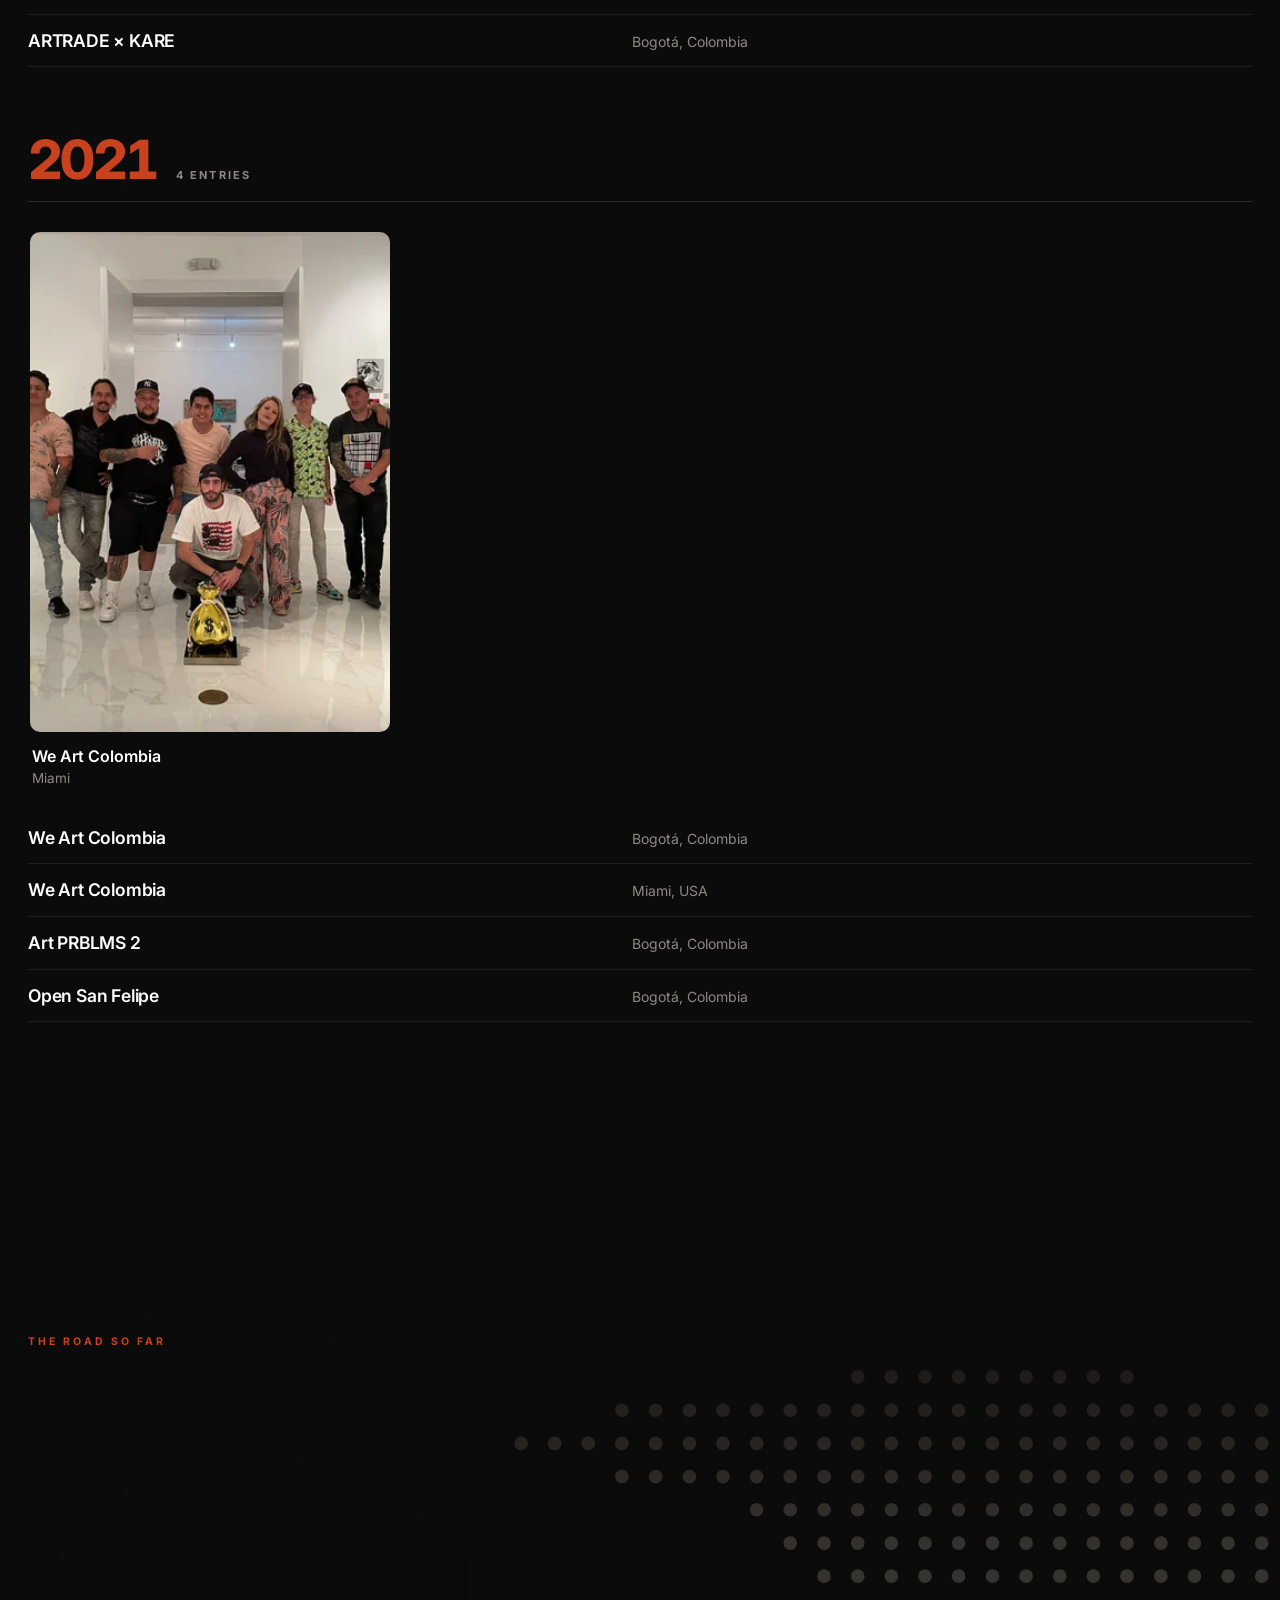
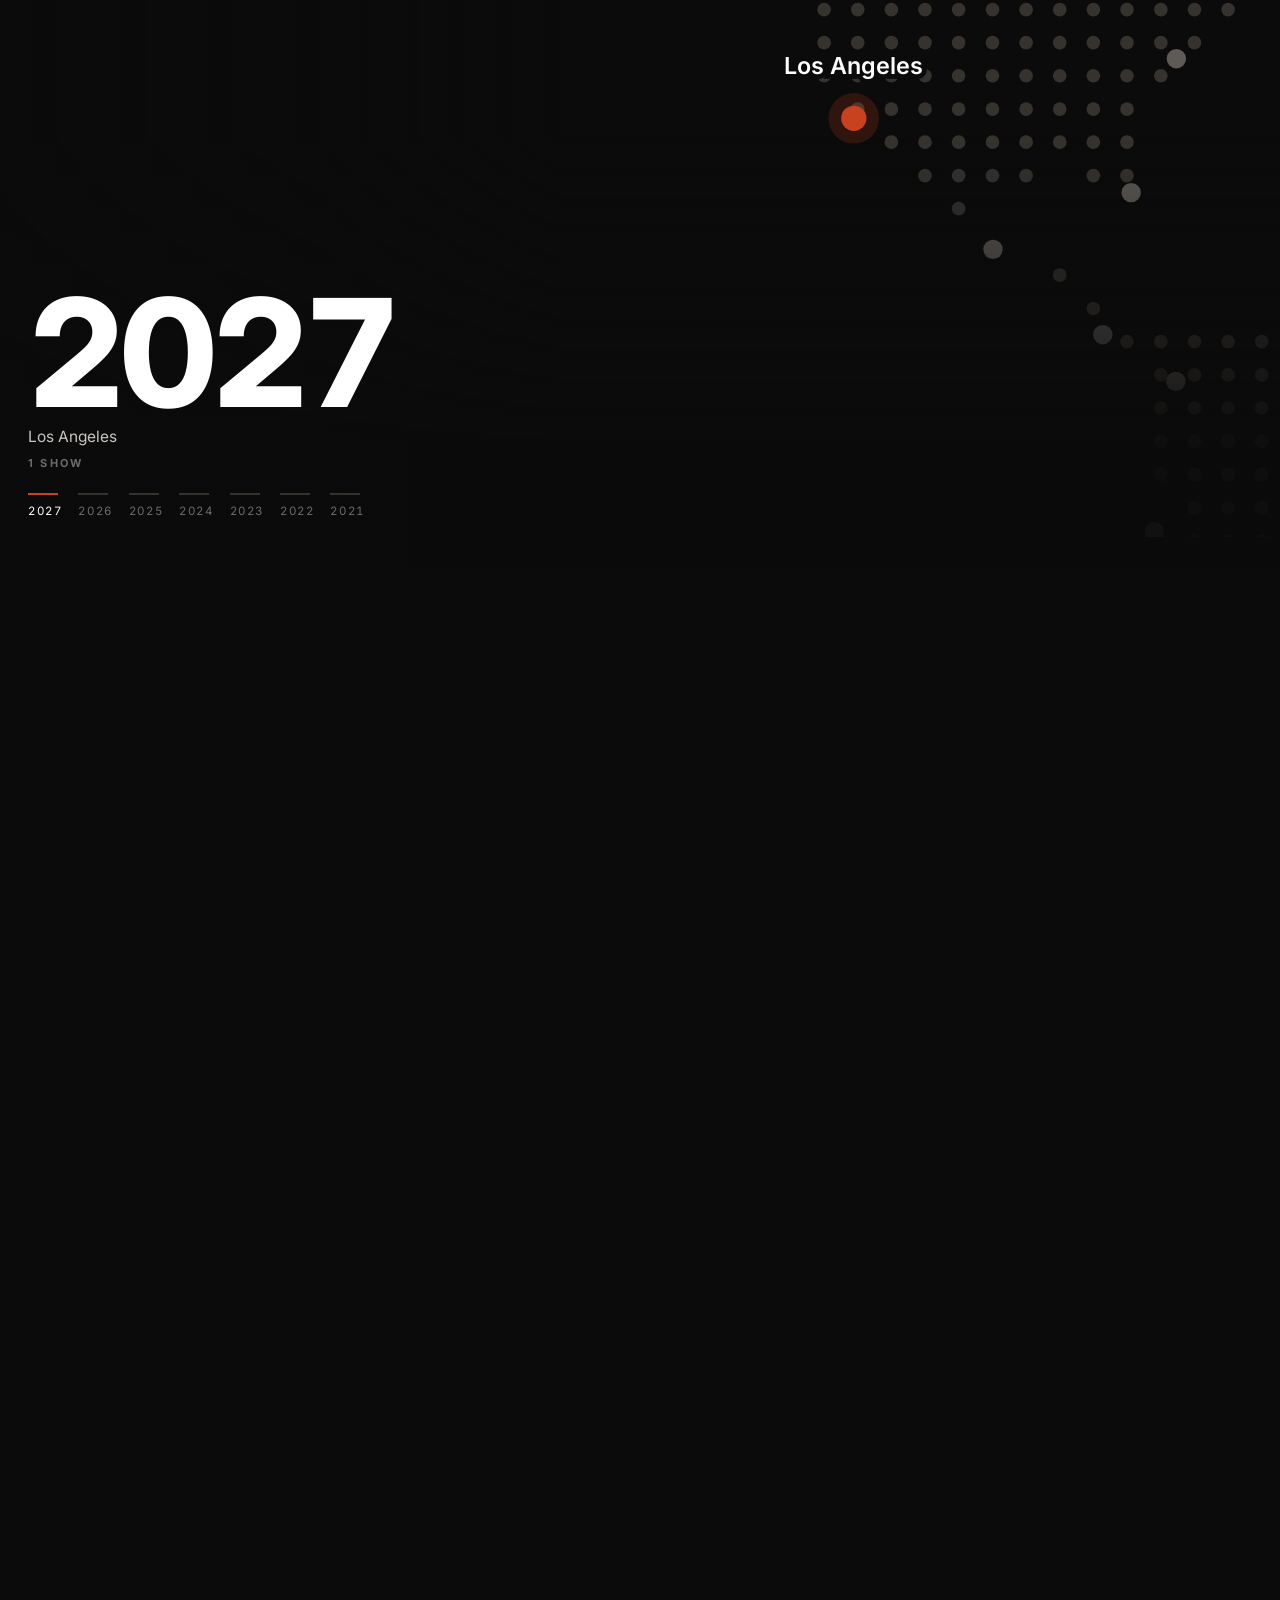
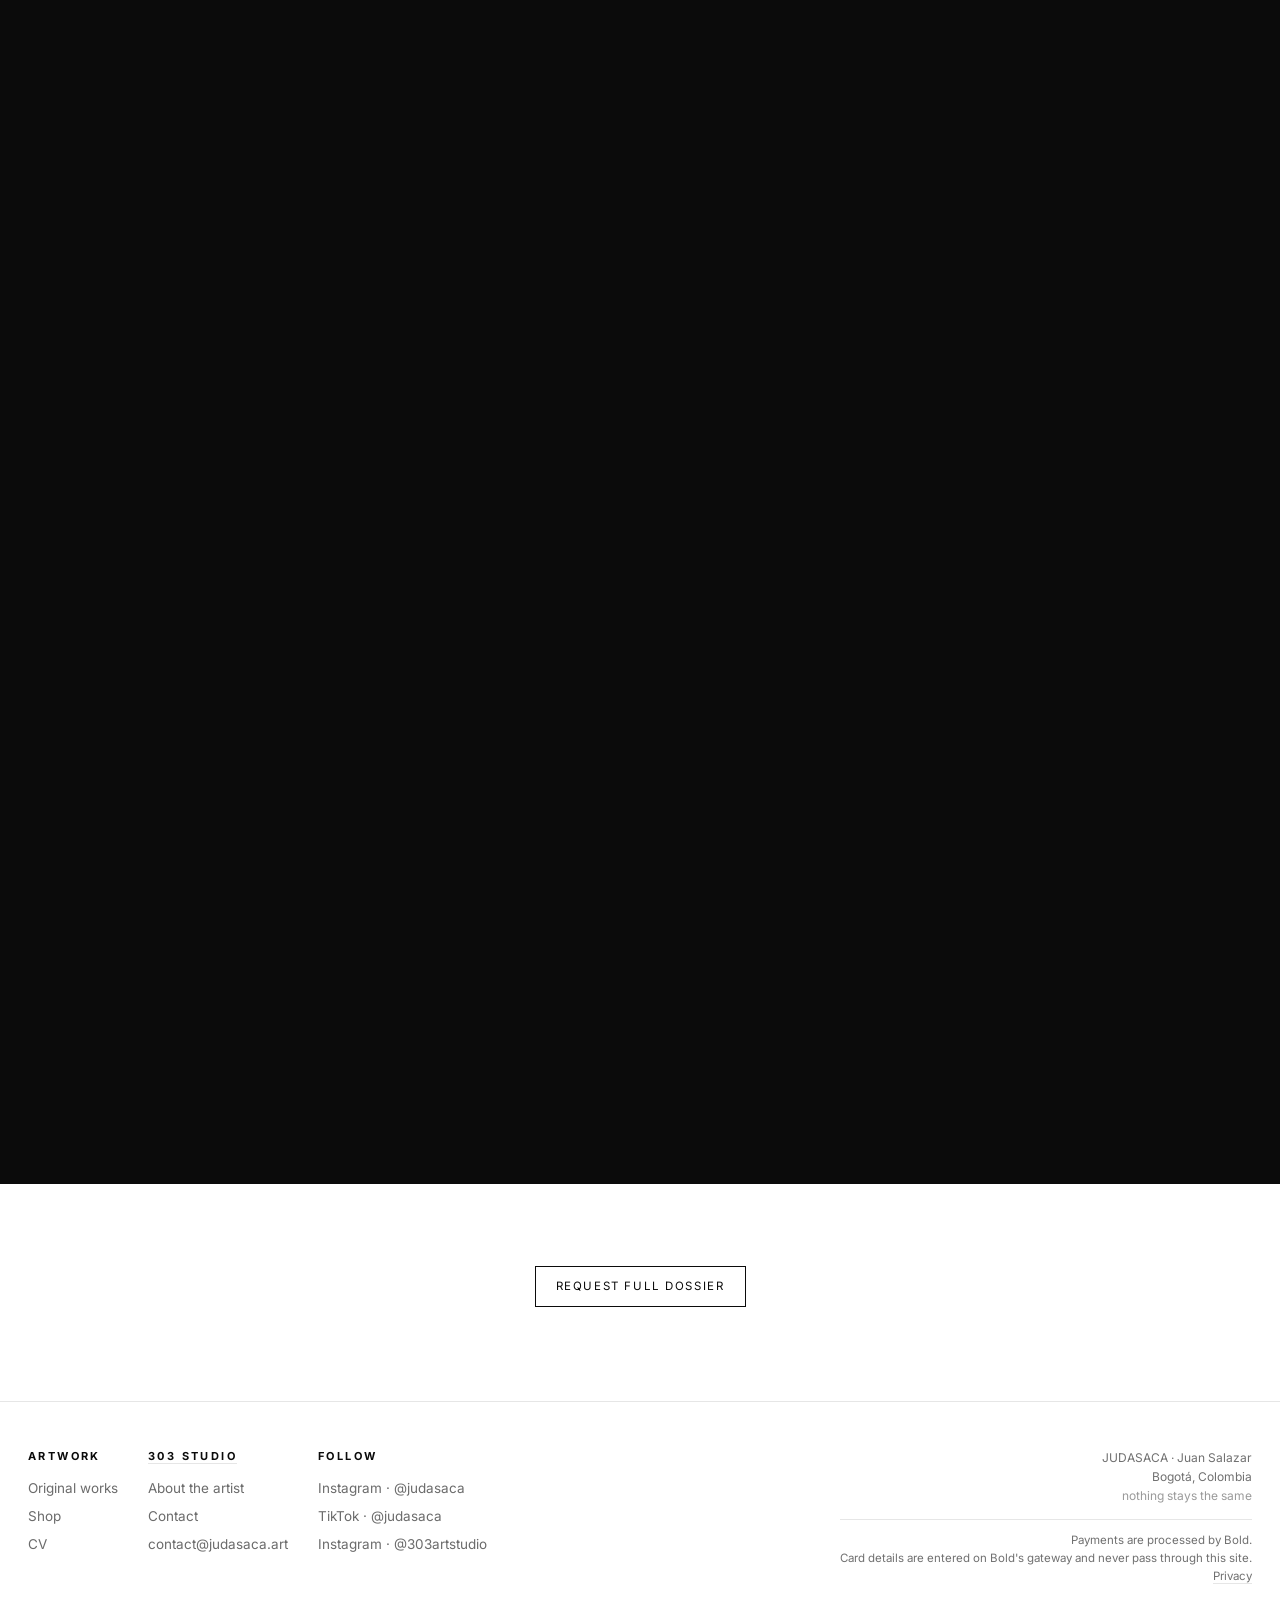
<file: cv.html>
<!DOCTYPE html>
<html lang="en">
<head>
<meta charset="UTF-8">
<meta name="viewport" content="width=device-width,initial-scale=1">
<title>CV · JUDASACA · Juan Salazar</title>
<meta name="description" content="Exhibition history of JUDASACA, 2021 to 2027: New York, Miami, Los Angeles, Tokyo, Lisbon, Barcelona, Mexico City, Costa Rica, Lima and Bogotá.">
<link rel="canonical" href="https://judasaca.art/cv.html">
<meta property="og:type" content="website">
<meta property="og:site_name" content="JUDASACA">
<meta property="og:title" content="CV · JUDASACA · Juan Salazar">
<meta property="og:description" content="Exhibition history of JUDASACA, 2021 to 2027: New York, Miami, Los Angeles, Tokyo, Lisbon, Barcelona, Mexico City, Costa Rica, Lima and Bogotá.">
<meta property="og:url" content="https://judasaca.art/cv.html">
<meta property="og:image" content="https://judasaca.art/img/oil-city-woodstock-sm.webp">
<meta name="twitter:card" content="summary_large_image">
<script type="application/ld+json">
{
 "@context": "https://schema.org",
 "@graph": [
  {
   "@type": "WebSite",
   "@id": "https://judasaca.art/#sitio",
   "url": "https://judasaca.art/",
   "name": "JUDASACA",
   "inLanguage": "en",
   "publisher": {
    "@id": "https://judasaca.art/#judasaca"
   }
  },
  {
   "@type": "Person",
   "@id": "https://judasaca.art/#judasaca",
   "name": "Juan Salazar",
   "alternateName": "JUDASACA",
   "url": "https://judasaca.art/",
   "image": "https://judasaca.art/about_photo.webp",
   "jobTitle": "Visual artist",
   "nationality": {
    "@type": "Country",
    "name": "Colombia"
   },
   "homeLocation": {
    "@type": "Place",
    "address": {
     "@type": "PostalAddress",
     "addressLocality": "Bogotá",
     "addressCountry": "CO"
    }
   },
   "knowsAbout": [
    "Painting",
    "Street art",
    "Augmented reality",
    "Digital art",
    "Pop art"
   ],
   "sameAs": [
    "https://www.instagram.com/judasaca",
    "https://www.tiktok.com/@judasaca",
    "https://x.com/judasaca_art"
   ],
   "subjectOf": [
    {
     "@type": "Article",
     "headline": "Judasaca presenta ‘Brandalism’, arte que cuestiona el poder de las marcas",
     "url": "https://www.elespectador.com/especiales/judasaca-presenta-brandalism-arte-que-cuestiona-el-poder-de-las-marcas/",
     "publisher": {
      "@type": "Organization",
      "name": "El Espectador"
     }
    },
    {
     "@type": "Article",
     "headline": "Judasaca: Colombian Artist Reimagines Pop Culture with Tech, Color, and NFTs",
     "url": "https://colombiaone.com/2025/10/18/judasaca-colombian-artist-nfts/",
     "publisher": {
      "@type": "Organization",
      "name": "ColombiaOne"
     }
    },
    {
     "@type": "Article",
     "headline": "Street art y realidad aumentada se toman el Museo Biblioteca Carlos Lleras Restrepo",
     "url": "https://www.utadeo.edu.co/es/eventos/street-art-y-realidad-aumentada-se-toman-el-museo-biblioteca-carlos-lleras-restrepo-con-la",
     "publisher": {
      "@type": "Organization",
      "name": "Universidad Jorge Tadeo Lozano"
     }
    },
    {
     "@type": "Article",
     "headline": "El arte digital, una apuesta por la innovación",
     "url": "https://plazacapital.co/innovacion/7273-el-arte-digital-una-apuesta-por-la-innovacion",
     "publisher": {
      "@type": "Organization",
      "name": "Plaza Capital"
     }
    }
   ]
  },
  {
   "@type": "ProfilePage",
   "@id": "https://judasaca.art/cv.html#pagina",
   "url": "https://judasaca.art/cv.html",
   "isPartOf": {
    "@id": "https://judasaca.art/#sitio"
   },
   "mainEntity": {
    "@id": "https://judasaca.art/#judasaca"
   }
  }
 ]
}
</script>
<link rel="icon" href="img/judasaca-logo.png">
<link rel="preconnect" href="https://fonts.googleapis.com">
<link rel="preconnect" href="https://fonts.gstatic.com" crossorigin>
<link href="https://fonts.googleapis.com/css2?family=Inter:wght@400;500;600;700;800&display=swap" rel="stylesheet">
<link rel="stylesheet" href="css/style.css">
</head>
<body>

<header>
  <div class="barra">
    <button class="trazo" id="abrir-menu" aria-label="Menu" aria-expanded="false">
      <svg viewBox="0 0 30 22" aria-hidden="true" width="21" height="15">
        <path d="M2.4 4.1c6.1-1.2 15.7-1.5 25.2.3"/>
        <path d="M3.1 11c7.6-.9 14.9-.7 23.8.4"/>
        <path d="M2.7 17.9c5.3-1.3 14.4-1.4 24.6.2"/>
      </svg>
    </button>
    <a class="marca" href="index.html" aria-label="JUDASACA, home">
      <img src="img/judasaca-logo.png" alt="JUDASACA" width="900" height="673">
    </a>
    <button class="carro" id="carro" aria-label="Cart">
      <svg viewBox="0 0 24 24" aria-hidden="true" width="16" height="16"><circle cx="9" cy="20" r="1.3"/><circle cx="18" cy="20" r="1.3"/><path d="M1 2h3.4l2.6 12.4h11.6L22 6H6"/></svg>
      <span class="n" id="carro-n">0</span>
    </button>
  </div>
</header>

<aside class="menu-panel" id="menu-panel" aria-label="Menu" aria-hidden="true">
  <button class="x" id="cerrar-menu" aria-label="Close">&times;</button>
  <nav id="nav">
      <a href="about.html">About</a>
      <a href="art.html">Art</a>
      <a href="shop.html">Shop</a>
      <a href="cv.html" class="on">CV</a>
      <a href="contact.html">Contact</a>
  </nav>
  <div class="abajo">
    Bogotá, Colombia<br>
    <a href="mailto:contact@judasaca.art">contact@judasaca.art</a><br>
    <a href="https://www.instagram.com/judasaca" rel="noopener">@judasaca</a>
  </div>
</aside>

<main>
  <section>
    <div class="wrap">
      <div class="tit">
        <div class="eti">Curriculum</div>
        <h2>Exhibitions</h2>
        <p>Juan Salazar, known as JUDASACA, is a Colombian multidisciplinary artist
          born and based in Bogotá, whose practice merges Pop Expressionism, urban art
          and emerging technologies to explore identity, popular culture and the
          evolving relationship between art and brands.</p>
        <p>Since his international debut in Miami in 2021, his work has been featured
          in exhibitions and artistic projects across the world, travelling from Japan
          to Costa Rica, and reaching countries including Mexico, the United States,
          Portugal and beyond. His work has also been showcased in New York’s iconic
          Times Square.</p>
      </div>

      <div class="proximas">
        <article class="prox"><div class="eti">Next · 2026</div><h3>Miami Art Week</h3><p>Miami, USA</p></article>
        <article class="prox"><div class="eti">Then · 2027</div><h3>Los Angeles Art Show · Verse Gallery</h3><p>Los Angeles, USA</p></article>
      </div>

      <div class="hitos">
        <div class="hito"><span class="eti">Solo exhibition</span><b>BRANDALISM</b><span>Bogotá, Colombia · 2025</span></div>
        <div class="hito"><span class="eti">Galleries</span><b>JUTTA Gallery · Verse Gallery</b></div>
        <div class="hito"><span class="eti">Awards</span><b>Winner, Canal Street Show · Dynamic Artwork Award, BlockchainCon</b></div>
      </div>

      <div class="resumen">
        <div><b>38</b><span>Exhibitions</span></div>
        <div><b>8</b><span>Countries</span></div>
        <div><b>11</b><span>Cities</span></div>
        <div><b>2021</b><span>Since</span></div>
      </div>
    </div>
  </section>

  <section class="viaje registro">
    <div class="wrap catalogo">
      <div class="cat-cab">
        <div>
          <div class="eti">Full record</div>
          <h2>Every show and talk, newest first</h2>
        </div>
        <p class="contados"><b id="cuenta-expos">41</b> of 41 shown</p>
      </div>

      <details class="filtro-caja">
        <summary><span>Filter</span><i aria-hidden="true"></i></summary>
        <div class="filtros" role="group" aria-label="Filter exhibitions">
          <button class="chip activo" data-filtro="todo" type="button">All <i>41</i></button>
        <button class="chip" data-tipo="solo" type="button">Solo <i>1</i></button>
        <button class="chip" data-tipo="duo" type="button">Two-person <i>2</i></button>
        <button class="chip" data-tipo="grupo" type="button">Group <i>35</i></button>
        <button class="chip" data-tipo="charla" type="button">Talks <i>3</i></button>
        <button class="chip" data-filtro="upcoming" type="button">Upcoming <i>2</i></button>
        <button class="chip" data-pais="USA" type="button">United States <i>18</i></button>
        <button class="chip" data-pais="Colombia" type="button">Colombia <i>14</i></button>
        <button class="chip" data-pais="Portugal" type="button">Portugal <i>3</i></button>
        <button class="chip" data-pais="Digital" type="button">Online <i>1</i></button>
        <button class="chip" data-pais="Mexico" type="button">Mexico <i>1</i></button>
        <button class="chip" data-pais="Japan" type="button">Japan <i>1</i></button>
        <button class="chip" data-pais="Costa Rica" type="button">Costa Rica <i>1</i></button>
        <button class="chip" data-pais="Peru" type="button">Peru <i>1</i></button>
        <button class="chip" data-pais="Spain" type="button">Spain <i>1</i></button>
        </div>
      </details>

      <div class="cv">
      <div class="anio" data-anio="2027">
        <div class="anio-cab"><h3>2027</h3><span class="cuantas">1 entry</span></div>
        <ul class="listado">
          <li class="fila futuro" data-pais="USA" data-tipo="grupo" data-estado="upcoming"><span class="nom">Los Angeles Art Show · Verse Gallery</span><span class="lugar">Los Angeles, USA</span><span class="etiquetas"><span class="pronto">Upcoming</span></span></li>
        </ul>
      </div>
      <div class="anio" data-anio="2026">
        <div class="anio-cab"><h3>2026</h3><span class="cuantas">7 entries</span></div>
        <div class="riel-caja">
        <div class="riel">
          <figure class="gfoto alta"><a href="img/cv-canal-street-2026.webp?v=60c6ea1e" data-lupa data-tit="Canal Street Show · Art Battle" data-fic="New York City, USA"><img src="img/cv-canal-street-2026-sm.webp?v=1f74004d" loading="lazy" alt="Canal Street Show · Art Battle, New York City, USA"></a><figcaption><b>Canal Street Show · Art Battle</b><span>New York City</span></figcaption></figure>
          <figure class="gfoto baja"><a href="img/cv-freemans-alley-2026.webp?v=fb9d4aee" data-lupa data-tit="FREEMAN’S Alley" data-fic="New York City, USA"><img src="img/cv-freemans-alley-2026-sm.webp?v=b46d86ab" loading="lazy" alt="FREEMAN’S Alley, New York City, USA"></a><figcaption><b>FREEMAN’S Alley</b><span>New York City</span></figcaption></figure>
          <figure class="gfoto xl"><a href="img/cv-jutta-2026.webp?v=160076a1" data-lupa data-tit="JUTTA Gallery" data-fic="New York City, USA"><img src="img/cv-jutta-2026-sm.webp?v=1b1569e6" loading="lazy" alt="JUTTA Gallery, New York City, USA"></a><figcaption><b>JUTTA Gallery</b><span>New York City</span></figcaption></figure>
          <figure class="gfoto chica"><a href="img/cv-okupa-2026.webp?v=3101b428" data-lupa data-tit="OKUPA Art Expo" data-fic="Museo Casa Lleras, Universidad Jorge Tadeo Lozano · Bogotá"><img src="img/cv-okupa-2026-sm.webp?v=96ff1f68" loading="lazy" alt="OKUPA Art Expo, Museo Casa Lleras, Universidad Jorge Tadeo Lozano · Bogotá"></a><figcaption><b>OKUPA Art Expo</b><span>Bogotá</span></figcaption></figure>
          <figure class="gfoto alta"><a href="img/cv-okupa-flyer.webp?v=a3f9f334" data-lupa data-tit="OKUPA Art Expo · Opening" data-fic="Bogotá, Colombia"><img src="img/cv-okupa-flyer-sm.webp?v=b6455c1a" loading="lazy" alt="OKUPA Art Expo · Opening, Bogotá, Colombia"></a><figcaption><b>OKUPA Art Expo · Opening</b><span>Bogotá</span></figcaption></figure>
        </div>
        </div>
        <ul class="listado">
          <li class="fila futuro" data-pais="USA" data-tipo="grupo" data-estado="upcoming"><span class="nom">Miami Art Week</span><span class="lugar">Miami, USA</span><span class="etiquetas"><span class="pronto">Upcoming</span></span></li>
          <li class="fila" data-pais="USA" data-tipo="grupo" data-estado="past"><span class="nom">Canal Street Show · Art Battle</span><span class="lugar">New York City, USA</span><span class="etiquetas"><span class="premio">Winner</span></span></li>
          <li class="fila" data-pais="USA" data-tipo="grupo" data-estado="past"><span class="nom">FREEMAN’S Alley</span><span class="lugar">New York City, USA</span><span class="etiquetas"></span></li>
          <li class="fila" data-pais="USA" data-tipo="grupo" data-estado="past"><span class="nom">JUTTA Gallery</span><span class="lugar">New York City, USA</span><span class="etiquetas"></span></li>
          <li class="fila" data-pais="Colombia" data-tipo="duo" data-estado="past"><span class="nom">OKUPA Art Expo</span><span class="lugar">Museo Casa Lleras, Universidad Jorge Tadeo Lozano · Bogotá</span><span class="etiquetas"><span class="tipo duo">Two-person</span></span></li>
          <li class="fila" data-pais="Colombia" data-tipo="duo" data-estado="past"><span class="nom">OKUPA Art Expo · Opening</span><span class="lugar">Bogotá, Colombia</span><span class="etiquetas"><span class="tipo duo">Two-person</span></span></li>
          <li class="fila" data-pais="USA" data-tipo="charla" data-estado="past"><span class="nom">NFT NYC · Speaker</span><span class="lugar">New York City, USA</span><span class="etiquetas"><span class="tipo charla">Talk</span></span></li>
        </ul>
      </div>
      <div class="anio" data-anio="2025">
        <div class="anio-cab"><h3>2025</h3><span class="cuantas">3 entries</span></div>
        <div class="riel-caja">
        <div class="riel">
          <figure class="gfoto baja"><a href="img/cv-sacred-origins-2025.webp?v=f5452574" data-lupa data-tit="Sacred Origins · JUTTA Gallery" data-fic="New York City, USA"><img src="img/cv-sacred-origins-2025-sm.webp?v=59106f40" loading="lazy" alt="Sacred Origins · JUTTA Gallery, New York City, USA"></a><figcaption><b>Sacred Origins · JUTTA Gallery</b><span>New York City</span></figcaption></figure>
          <figure class="gfoto xl"><a href="img/cv-brandalism-2025.webp?v=b87c14f0" data-lupa data-tit="BRANDALISM · Solo exhibition" data-fic="Bogotá, Colombia"><img src="img/cv-brandalism-2025-sm.webp?v=bea2028d" loading="lazy" alt="BRANDALISM · Solo exhibition, Bogotá, Colombia"></a><figcaption><b>BRANDALISM · Solo exhibition</b><span>Bogotá</span></figcaption></figure>
        </div>
        </div>
        <ul class="listado">
          <li class="fila" data-pais="USA" data-tipo="grupo" data-estado="past"><span class="nom">Sacred Origins · JUTTA Gallery</span><span class="lugar">New York City, USA</span><span class="etiquetas"></span></li>
          <li class="fila" data-pais="Colombia" data-tipo="solo" data-estado="past"><span class="nom">BRANDALISM · Solo exhibition</span><span class="lugar">Bogotá, Colombia</span><span class="etiquetas"><span class="tipo solo">Solo</span></span></li>
          <li class="fila" data-pais="USA" data-tipo="charla" data-estado="past"><span class="nom">NFT NYC · Speaker</span><span class="lugar">New York City, USA</span><span class="etiquetas"><span class="tipo charla">Talk</span></span></li>
        </ul>
      </div>
      <div class="anio" data-anio="2024">
        <div class="anio-cab"><h3>2024</h3><span class="cuantas">9 entries</span></div>
        <div class="riel-caja">
        <div class="riel">
          <figure class="gfoto chica"><a href="img/cv-nftnyc-2024.webp?v=b4f71ce2" data-lupa data-tit="NFT NYC · Featured Artist" data-fic="New York City, USA"><img src="img/cv-nftnyc-2024-sm.webp?v=bb951925" loading="lazy" alt="NFT NYC · Featured Artist, New York City, USA"></a><figcaption><b>NFT NYC · Featured Artist</b><span>New York City</span></figcaption></figure>
          <figure class="gfoto alta"><a href="img/cv-nftnyc-2024-b.webp?v=787d517a" data-lupa data-tit="NFT NYC · Speaker" data-fic="New York City, USA"><img src="img/cv-nftnyc-2024-b-sm.webp?v=119330e6" loading="lazy" alt="NFT NYC · Speaker, New York City, USA"></a><figcaption><b>NFT NYC · Speaker</b><span>New York City</span></figcaption></figure>
          <figure class="gfoto baja"><a href="img/cv-nyc-takeover-2024.webp?v=301800d6" data-lupa data-tit="Times Square Digital Takeover" data-fic="New York City, USA"><img src="img/cv-nyc-takeover-2024-sm.webp?v=b820dab1" loading="lazy" alt="Times Square Digital Takeover, New York City, USA"></a><figcaption><b>Times Square Digital Takeover</b><span>New York City</span></figcaption></figure>
          <figure class="gfoto xl"><a href="img/cv-wynwood-2024.webp?v=23262228" data-lupa data-tit="One Love Art DAO · Wynwood" data-fic="Miami, USA"><img src="img/cv-wynwood-2024-sm.webp?v=4270ed37" loading="lazy" alt="One Love Art DAO · Wynwood, Miami, USA"></a><figcaption><b>One Love Art DAO · Wynwood</b><span>Miami</span></figcaption></figure>
          <figure class="gfoto chica"><a href="img/cv-nftnyc-2024-c.webp?v=f4dab674" data-lupa data-tit="Miami Art Week · Public murals and exhibitions" data-fic="Miami, USA"><img src="img/cv-nftnyc-2024-c-sm.webp?v=795ab2a2" loading="lazy" alt="Miami Art Week · Public murals and exhibitions, Miami, USA"></a><figcaption><b>Miami Art Week · Public murals and exhibitions</b><span>Miami</span></figcaption></figure>
        </div>
        </div>
        <ul class="listado">
          <li class="fila" data-pais="USA" data-tipo="grupo" data-estado="past"><span class="nom">NFT NYC · Featured Artist</span><span class="lugar">New York City, USA</span><span class="etiquetas"></span></li>
          <li class="fila" data-pais="USA" data-tipo="charla" data-estado="past"><span class="nom">NFT NYC · Speaker</span><span class="lugar">New York City, USA</span><span class="etiquetas"><span class="tipo charla">Talk</span></span></li>
          <li class="fila" data-pais="USA" data-tipo="grupo" data-estado="past"><span class="nom">Times Square Digital Takeover</span><span class="lugar">New York City, USA</span><span class="etiquetas"></span></li>
          <li class="fila" data-pais="USA" data-tipo="grupo" data-estado="past"><span class="nom">One Love Art DAO · Wynwood</span><span class="lugar">Miami, USA</span><span class="etiquetas"></span></li>
          <li class="fila" data-pais="USA" data-tipo="grupo" data-estado="past"><span class="nom">Miami Art Week · Public murals and exhibitions</span><span class="lugar">Miami, USA</span><span class="etiquetas"></span></li>
          <li class="fila" data-pais="USA" data-tipo="grupo" data-estado="past"><span class="nom">Oculus Center Fall Exhibition</span><span class="lugar">New York City, USA</span><span class="etiquetas"></span></li>
          <li class="fila" data-pais="Digital" data-tipo="grupo" data-estado="past"><span class="nom">Street Art Expo</span><span class="lugar">OBJKT digital exhibition</span><span class="etiquetas"></span></li>
          <li class="fila" data-pais="Mexico" data-tipo="grupo" data-estado="past"><span class="nom">Ordinals Meet Up</span><span class="lugar">Mexico City, Mexico</span><span class="etiquetas"></span></li>
          <li class="fila" data-pais="Colombia" data-tipo="grupo" data-estado="past"><span class="nom">SoyArte PLAY</span><span class="lugar">Bogotá, Colombia</span><span class="etiquetas"></span></li>
        </ul>
      </div>
      <div class="anio" data-anio="2023">
        <div class="anio-cab"><h3>2023</h3><span class="cuantas">12 entries</span></div>
        <div class="riel-caja">
        <div class="riel">
          <figure class="gfoto alta"><a href="img/cv-nftnyc-2023.webp?v=7f9965ea" data-lupa data-tit="NFT NYC" data-fic="New York City, USA"><img src="img/cv-nftnyc-2023-sm.webp?v=982350dc" loading="lazy" alt="NFT NYC, New York City, USA"></a><figcaption><b>NFT NYC</b><span>New York City</span></figcaption></figure>
          <figure class="gfoto baja"><a href="img/cv-gofest-2023.webp?v=ea831200" data-lupa data-tit="GoFest · Cámara de Comercio de Bogotá" data-fic="Ágora · Bogotá, Colombia"><img src="img/cv-gofest-2023-sm.webp?v=c416c5d5" loading="lazy" alt="GoFest · Cámara de Comercio de Bogotá, Ágora · Bogotá, Colombia"></a><figcaption><b>GoFest · Cámara de Comercio de Bogotá</b><span>Bogotá</span></figcaption></figure>
          <figure class="gfoto xl"><a href="img/cv-gofest-2023-flyer.webp?v=5b4567db" data-lupa data-tit="GoFest · ChromaVerse panel" data-fic="Bogotá, Colombia"><img src="img/cv-gofest-2023-flyer-sm.webp?v=1e1ad74d" loading="lazy" alt="GoFest · ChromaVerse panel, Bogotá, Colombia"></a><figcaption><b>GoFest · ChromaVerse panel</b><span>Bogotá</span></figcaption></figure>
        </div>
        </div>
        <ul class="listado">
          <li class="fila" data-pais="Japan" data-tipo="grupo" data-estado="past"><span class="nom">5th Colombian Art Salon</span><span class="lugar">Tokyo, Japan</span><span class="etiquetas"></span></li>
          <li class="fila" data-pais="USA" data-tipo="grupo" data-estado="past"><span class="nom">UNGA78 Latine Art Exhibition</span><span class="lugar">New York City, USA</span><span class="etiquetas"></span></li>
          <li class="fila" data-pais="USA" data-tipo="grupo" data-estado="past"><span class="nom">NFT NYC</span><span class="lugar">New York City, USA</span><span class="etiquetas"></span></li>
          <li class="fila" data-pais="Colombia" data-tipo="grupo" data-estado="past"><span class="nom">GoFest · Cámara de Comercio de Bogotá</span><span class="lugar">Ágora · Bogotá, Colombia</span><span class="etiquetas"></span></li>
          <li class="fila" data-pais="Colombia" data-tipo="grupo" data-estado="past"><span class="nom">GoFest · ChromaVerse panel</span><span class="lugar">Bogotá, Colombia</span><span class="etiquetas"></span></li>
          <li class="fila" data-pais="Portugal" data-tipo="grupo" data-estado="past"><span class="nom">BlockDown Festival</span><span class="lugar">Algarve, Portugal</span><span class="etiquetas"></span></li>
          <li class="fila" data-pais="Costa Rica" data-tipo="grupo" data-estado="past"><span class="nom">Blockchain Jungle · ChromaVerse Jungle</span><span class="lugar">Costa Rica</span><span class="etiquetas"></span></li>
          <li class="fila" data-pais="USA" data-tipo="grupo" data-estado="past"><span class="nom">One Love Art Festival · Miami Art Week</span><span class="lugar">Miami, USA</span><span class="etiquetas"></span></li>
          <li class="fila" data-pais="Portugal" data-tipo="grupo" data-estado="past"><span class="nom">Chromaflora · Hybrid Art Exhibition</span><span class="lugar">Lisbon, Portugal</span><span class="etiquetas"></span></li>
          <li class="fila" data-pais="Peru" data-tipo="grupo" data-estado="past"><span class="nom">BlockchainCon</span><span class="lugar">Lima, Peru</span><span class="etiquetas"><span class="premio">Dynamic Artwork Award</span></span></li>
          <li class="fila" data-pais="Spain" data-tipo="grupo" data-estado="past"><span class="nom">Artsies Collective Digital Exhibition</span><span class="lugar">Barcelona, Spain</span><span class="etiquetas"></span></li>
          <li class="fila" data-pais="Portugal" data-tipo="grupo" data-estado="past"><span class="nom">Artsies Collective Digital Exhibition</span><span class="lugar">Portugal</span><span class="etiquetas"></span></li>
        </ul>
      </div>
      <div class="anio" data-anio="2022">
        <div class="anio-cab"><h3>2022</h3><span class="cuantas">5 entries</span></div>
        <ul class="listado">
          <li class="fila" data-pais="Colombia" data-tipo="grupo" data-estado="past"><span class="nom">Bogotá NFT Art Expo</span><span class="lugar">Bogotá, Colombia</span><span class="etiquetas"></span></li>
          <li class="fila" data-pais="Colombia" data-tipo="grupo" data-estado="past"><span class="nom">LG Electronics × Zientte NFT Exhibition</span><span class="lugar">Bogotá, Colombia</span><span class="etiquetas"></span></li>
          <li class="fila" data-pais="Colombia" data-tipo="grupo" data-estado="past"><span class="nom">Blockchain Summit Latam</span><span class="lugar">Bogotá, Colombia</span><span class="etiquetas"></span></li>
          <li class="fila" data-pais="Colombia" data-tipo="grupo" data-estado="past"><span class="nom">Arte y Tecnología</span><span class="lugar">Centro Comercial Avenida Chile · Bogotá</span><span class="etiquetas"></span></li>
          <li class="fila" data-pais="Colombia" data-tipo="grupo" data-estado="past"><span class="nom">ARTRADE × KARE</span><span class="lugar">Bogotá, Colombia</span><span class="etiquetas"></span></li>
        </ul>
      </div>
      <div class="anio" data-anio="2021">
        <div class="anio-cab"><h3>2021</h3><span class="cuantas">4 entries</span></div>
        <div class="riel-caja">
        <div class="riel">
          <figure class="gfoto ancha"><a href="img/cv-miami-2021.webp?v=590325ed" data-lupa data-tit="We Art Colombia" data-fic="Miami, USA"><img src="img/cv-miami-2021-sm.webp?v=85860f2e" loading="lazy" alt="We Art Colombia, Miami, USA"></a><figcaption><b>We Art Colombia</b><span>Miami</span></figcaption></figure>
        </div>
        </div>
        <ul class="listado">
          <li class="fila" data-pais="Colombia" data-tipo="grupo" data-estado="past"><span class="nom">We Art Colombia</span><span class="lugar">Bogotá, Colombia</span><span class="etiquetas"></span></li>
          <li class="fila" data-pais="USA" data-tipo="grupo" data-estado="past"><span class="nom">We Art Colombia</span><span class="lugar">Miami, USA</span><span class="etiquetas"></span></li>
          <li class="fila" data-pais="Colombia" data-tipo="grupo" data-estado="past"><span class="nom">Art PRBLMS 2</span><span class="lugar">Bogotá, Colombia</span><span class="etiquetas"></span></li>
          <li class="fila" data-pais="Colombia" data-tipo="grupo" data-estado="past"><span class="nom">Open San Felipe</span><span class="lugar">Bogotá, Colombia</span><span class="etiquetas"></span></li>
        </ul>
      </div>
      </div>
    </div>
  </section>
  <section class="viaje mundo-escena" id="viaje">
    <div class="escena" id="escena">
      <div class="escena-pega">
        <div class="mapa-fondo">
            <svg viewBox="0 0 1000 430" role="img"
                 aria-label="World map with the cities where JUDASACA has exhibited">
              <g id="camara" class="camara">
                <g class="tierra"><circle cx="44.9" cy="31.6" r="2.6"/><circle cx="57.7" cy="31.6" r="2.6"/><circle cx="70.5" cy="31.6" r="2.6"/><circle cx="83.3" cy="19.0" r="2.6"/><circle cx="83.3" cy="31.6" r="2.6"/><circle cx="83.3" cy="44.3" r="2.6"/><circle cx="96.2" cy="19.0" r="2.6"/><circle cx="96.2" cy="31.6" r="2.6"/><circle cx="96.2" cy="44.3" r="2.6"/><circle cx="109.0" cy="19.0" r="2.6"/><circle cx="109.0" cy="31.6" r="2.6"/><circle cx="109.0" cy="44.3" r="2.6"/><circle cx="121.8" cy="19.0" r="2.6"/><circle cx="121.8" cy="31.6" r="2.6"/><circle cx="121.8" cy="44.3" r="2.6"/><circle cx="134.6" cy="19.0" r="2.6"/><circle cx="134.6" cy="31.6" r="2.6"/><circle cx="134.6" cy="44.3" r="2.6"/><circle cx="134.6" cy="56.9" r="2.6"/><circle cx="147.4" cy="19.0" r="2.6"/><circle cx="147.4" cy="31.6" r="2.6"/><circle cx="147.4" cy="44.3" r="2.6"/><circle cx="147.4" cy="56.9" r="2.6"/><circle cx="147.4" cy="69.6" r="2.6"/><circle cx="160.3" cy="19.0" r="2.6"/><circle cx="160.3" cy="31.6" r="2.6"/><circle cx="160.3" cy="44.3" r="2.6"/><circle cx="160.3" cy="56.9" r="2.6"/><circle cx="160.3" cy="69.6" r="2.6"/><circle cx="160.3" cy="82.2" r="2.6"/><circle cx="160.3" cy="94.9" r="2.6"/><circle cx="160.3" cy="107.5" r="2.6"/><circle cx="160.3" cy="120.1" r="2.6"/><circle cx="173.1" cy="6.3" r="2.6"/><circle cx="173.1" cy="19.0" r="2.6"/><circle cx="173.1" cy="31.6" r="2.6"/><circle cx="173.1" cy="44.3" r="2.6"/><circle cx="173.1" cy="56.9" r="2.6"/><circle cx="173.1" cy="69.6" r="2.6"/><circle cx="173.1" cy="82.2" r="2.6"/><circle cx="173.1" cy="94.9" r="2.6"/><circle cx="173.1" cy="107.5" r="2.6"/><circle cx="173.1" cy="120.1" r="2.6"/><circle cx="173.1" cy="132.8" r="2.6"/><circle cx="185.9" cy="6.3" r="2.6"/><circle cx="185.9" cy="19.0" r="2.6"/><circle cx="185.9" cy="31.6" r="2.6"/><circle cx="185.9" cy="44.3" r="2.6"/><circle cx="185.9" cy="56.9" r="2.6"/><circle cx="185.9" cy="69.6" r="2.6"/><circle cx="185.9" cy="82.2" r="2.6"/><circle cx="185.9" cy="94.9" r="2.6"/><circle cx="185.9" cy="107.5" r="2.6"/><circle cx="185.9" cy="120.1" r="2.6"/><circle cx="185.9" cy="132.8" r="2.6"/><circle cx="185.9" cy="145.4" r="2.6"/><circle cx="198.7" cy="6.3" r="2.6"/><circle cx="198.7" cy="19.0" r="2.6"/><circle cx="198.7" cy="31.6" r="2.6"/><circle cx="198.7" cy="44.3" r="2.6"/><circle cx="198.7" cy="56.9" r="2.6"/><circle cx="198.7" cy="69.6" r="2.6"/><circle cx="198.7" cy="82.2" r="2.6"/><circle cx="198.7" cy="94.9" r="2.6"/><circle cx="198.7" cy="107.5" r="2.6"/><circle cx="198.7" cy="120.1" r="2.6"/><circle cx="198.7" cy="132.8" r="2.6"/><circle cx="198.7" cy="145.4" r="2.6"/><circle cx="198.7" cy="158.1" r="2.6"/><circle cx="211.5" cy="6.3" r="2.6"/><circle cx="211.5" cy="19.0" r="2.6"/><circle cx="211.5" cy="31.6" r="2.6"/><circle cx="211.5" cy="44.3" r="2.6"/><circle cx="211.5" cy="56.9" r="2.6"/><circle cx="211.5" cy="69.6" r="2.6"/><circle cx="211.5" cy="82.2" r="2.6"/><circle cx="211.5" cy="94.9" r="2.6"/><circle cx="211.5" cy="107.5" r="2.6"/><circle cx="211.5" cy="120.1" r="2.6"/><circle cx="211.5" cy="132.8" r="2.6"/><circle cx="211.5" cy="145.4" r="2.6"/><circle cx="211.5" cy="158.1" r="2.6"/><circle cx="211.5" cy="170.7" r="2.6"/><circle cx="224.4" cy="6.3" r="2.6"/><circle cx="224.4" cy="19.0" r="2.6"/><circle cx="224.4" cy="31.6" r="2.6"/><circle cx="224.4" cy="44.3" r="2.6"/><circle cx="224.4" cy="56.9" r="2.6"/><circle cx="224.4" cy="69.6" r="2.6"/><circle cx="224.4" cy="82.2" r="2.6"/><circle cx="224.4" cy="94.9" r="2.6"/><circle cx="224.4" cy="107.5" r="2.6"/><circle cx="224.4" cy="120.1" r="2.6"/><circle cx="224.4" cy="132.8" r="2.6"/><circle cx="224.4" cy="145.4" r="2.6"/><circle cx="224.4" cy="158.1" r="2.6"/><circle cx="237.2" cy="6.3" r="2.6"/><circle cx="237.2" cy="19.0" r="2.6"/><circle cx="237.2" cy="31.6" r="2.6"/><circle cx="237.2" cy="44.3" r="2.6"/><circle cx="237.2" cy="56.9" r="2.6"/><circle cx="237.2" cy="69.6" r="2.6"/><circle cx="237.2" cy="82.2" r="2.6"/><circle cx="237.2" cy="94.9" r="2.6"/><circle cx="237.2" cy="107.5" r="2.6"/><circle cx="237.2" cy="120.1" r="2.6"/><circle cx="237.2" cy="132.8" r="2.6"/><circle cx="237.2" cy="145.4" r="2.6"/><circle cx="237.2" cy="158.1" r="2.6"/><circle cx="250.0" cy="6.3" r="2.6"/><circle cx="250.0" cy="19.0" r="2.6"/><circle cx="250.0" cy="31.6" r="2.6"/><circle cx="250.0" cy="44.3" r="2.6"/><circle cx="250.0" cy="56.9" r="2.6"/><circle cx="250.0" cy="69.6" r="2.6"/><circle cx="250.0" cy="82.2" r="2.6"/><circle cx="250.0" cy="94.9" r="2.6"/><circle cx="250.0" cy="107.5" r="2.6"/><circle cx="250.0" cy="120.1" r="2.6"/><circle cx="250.0" cy="132.8" r="2.6"/><circle cx="250.0" cy="145.4" r="2.6"/><circle cx="250.0" cy="196.0" r="2.6"/><circle cx="262.8" cy="6.3" r="2.6"/><circle cx="262.8" cy="19.0" r="2.6"/><circle cx="262.8" cy="31.6" r="2.6"/><circle cx="262.8" cy="44.3" r="2.6"/><circle cx="262.8" cy="56.9" r="2.6"/><circle cx="262.8" cy="69.6" r="2.6"/><circle cx="262.8" cy="82.2" r="2.6"/><circle cx="262.8" cy="94.9" r="2.6"/><circle cx="262.8" cy="107.5" r="2.6"/><circle cx="262.8" cy="120.1" r="2.6"/><circle cx="262.8" cy="132.8" r="2.6"/><circle cx="262.8" cy="145.4" r="2.6"/><circle cx="262.8" cy="158.1" r="2.6"/><circle cx="262.8" cy="208.7" r="2.6"/><circle cx="275.6" cy="6.3" r="2.6"/><circle cx="275.6" cy="19.0" r="2.6"/><circle cx="275.6" cy="31.6" r="2.6"/><circle cx="275.6" cy="44.3" r="2.6"/><circle cx="275.6" cy="56.9" r="2.6"/><circle cx="275.6" cy="69.6" r="2.6"/><circle cx="275.6" cy="82.2" r="2.6"/><circle cx="275.6" cy="94.9" r="2.6"/><circle cx="275.6" cy="107.5" r="2.6"/><circle cx="275.6" cy="120.1" r="2.6"/><circle cx="275.6" cy="132.8" r="2.6"/><circle cx="275.6" cy="145.4" r="2.6"/><circle cx="275.6" cy="158.1" r="2.6"/><circle cx="275.6" cy="221.3" r="2.6"/><circle cx="288.5" cy="19.0" r="2.6"/><circle cx="288.5" cy="31.6" r="2.6"/><circle cx="288.5" cy="44.3" r="2.6"/><circle cx="288.5" cy="56.9" r="2.6"/><circle cx="288.5" cy="69.6" r="2.6"/><circle cx="288.5" cy="82.2" r="2.6"/><circle cx="288.5" cy="94.9" r="2.6"/><circle cx="288.5" cy="107.5" r="2.6"/><circle cx="288.5" cy="120.1" r="2.6"/><circle cx="288.5" cy="221.3" r="2.6"/><circle cx="288.5" cy="234.0" r="2.6"/><circle cx="288.5" cy="246.6" r="2.6"/><circle cx="288.5" cy="259.3" r="2.6"/><circle cx="288.5" cy="271.9" r="2.6"/><circle cx="301.3" cy="19.0" r="2.6"/><circle cx="301.3" cy="31.6" r="2.6"/><circle cx="301.3" cy="44.3" r="2.6"/><circle cx="301.3" cy="56.9" r="2.6"/><circle cx="301.3" cy="69.6" r="2.6"/><circle cx="301.3" cy="82.2" r="2.6"/><circle cx="301.3" cy="94.9" r="2.6"/><circle cx="301.3" cy="107.5" r="2.6"/><circle cx="301.3" cy="221.3" r="2.6"/><circle cx="301.3" cy="234.0" r="2.6"/><circle cx="301.3" cy="246.6" r="2.6"/><circle cx="301.3" cy="259.3" r="2.6"/><circle cx="301.3" cy="271.9" r="2.6"/><circle cx="301.3" cy="284.6" r="2.6"/><circle cx="301.3" cy="297.2" r="2.6"/><circle cx="301.3" cy="373.1" r="2.6"/><circle cx="301.3" cy="385.7" r="2.6"/><circle cx="301.3" cy="398.4" r="2.6"/><circle cx="301.3" cy="411.0" r="2.6"/><circle cx="301.3" cy="423.7" r="2.6"/><circle cx="314.1" cy="19.0" r="2.6"/><circle cx="314.1" cy="31.6" r="2.6"/><circle cx="314.1" cy="44.3" r="2.6"/><circle cx="314.1" cy="56.9" r="2.6"/><circle cx="314.1" cy="69.6" r="2.6"/><circle cx="314.1" cy="82.2" r="2.6"/><circle cx="314.1" cy="94.9" r="2.6"/><circle cx="314.1" cy="221.3" r="2.6"/><circle cx="314.1" cy="234.0" r="2.6"/><circle cx="314.1" cy="246.6" r="2.6"/><circle cx="314.1" cy="259.3" r="2.6"/><circle cx="314.1" cy="271.9" r="2.6"/><circle cx="314.1" cy="284.6" r="2.6"/><circle cx="314.1" cy="297.2" r="2.6"/><circle cx="314.1" cy="309.9" r="2.6"/><circle cx="314.1" cy="322.5" r="2.6"/><circle cx="314.1" cy="335.1" r="2.6"/><circle cx="314.1" cy="347.8" r="2.6"/><circle cx="314.1" cy="360.4" r="2.6"/><circle cx="314.1" cy="373.1" r="2.6"/><circle cx="314.1" cy="385.7" r="2.6"/><circle cx="314.1" cy="398.4" r="2.6"/><circle cx="314.1" cy="411.0" r="2.6"/><circle cx="326.9" cy="19.0" r="2.6"/><circle cx="326.9" cy="31.6" r="2.6"/><circle cx="326.9" cy="44.3" r="2.6"/><circle cx="326.9" cy="56.9" r="2.6"/><circle cx="326.9" cy="69.6" r="2.6"/><circle cx="326.9" cy="82.2" r="2.6"/><circle cx="326.9" cy="221.3" r="2.6"/><circle cx="326.9" cy="234.0" r="2.6"/><circle cx="326.9" cy="246.6" r="2.6"/><circle cx="326.9" cy="259.3" r="2.6"/><circle cx="326.9" cy="271.9" r="2.6"/><circle cx="326.9" cy="284.6" r="2.6"/><circle cx="326.9" cy="297.2" r="2.6"/><circle cx="326.9" cy="309.9" r="2.6"/><circle cx="326.9" cy="322.5" r="2.6"/><circle cx="326.9" cy="335.1" r="2.6"/><circle cx="326.9" cy="347.8" r="2.6"/><circle cx="326.9" cy="360.4" r="2.6"/><circle cx="326.9" cy="373.1" r="2.6"/><circle cx="326.9" cy="385.7" r="2.6"/><circle cx="339.7" cy="56.9" r="2.6"/><circle cx="339.7" cy="69.6" r="2.6"/><circle cx="339.7" cy="234.0" r="2.6"/><circle cx="339.7" cy="246.6" r="2.6"/><circle cx="339.7" cy="259.3" r="2.6"/><circle cx="339.7" cy="271.9" r="2.6"/><circle cx="339.7" cy="284.6" r="2.6"/><circle cx="339.7" cy="297.2" r="2.6"/><circle cx="339.7" cy="309.9" r="2.6"/><circle cx="339.7" cy="322.5" r="2.6"/><circle cx="339.7" cy="335.1" r="2.6"/><circle cx="339.7" cy="347.8" r="2.6"/><circle cx="339.7" cy="360.4" r="2.6"/><circle cx="339.7" cy="373.1" r="2.6"/><circle cx="352.6" cy="234.0" r="2.6"/><circle cx="352.6" cy="246.6" r="2.6"/><circle cx="352.6" cy="259.3" r="2.6"/><circle cx="352.6" cy="271.9" r="2.6"/><circle cx="352.6" cy="284.6" r="2.6"/><circle cx="352.6" cy="297.2" r="2.6"/><circle cx="352.6" cy="309.9" r="2.6"/><circle cx="352.6" cy="322.5" r="2.6"/><circle cx="352.6" cy="335.1" r="2.6"/><circle cx="352.6" cy="347.8" r="2.6"/><circle cx="352.6" cy="360.4" r="2.6"/><circle cx="365.4" cy="259.3" r="2.6"/><circle cx="365.4" cy="271.9" r="2.6"/><circle cx="365.4" cy="284.6" r="2.6"/><circle cx="365.4" cy="297.2" r="2.6"/><circle cx="365.4" cy="309.9" r="2.6"/><circle cx="365.4" cy="322.5" r="2.6"/><circle cx="365.4" cy="335.1" r="2.6"/><circle cx="378.2" cy="271.9" r="2.6"/><circle cx="378.2" cy="284.6" r="2.6"/><circle cx="378.2" cy="297.2" r="2.6"/><circle cx="378.2" cy="309.9" r="2.6"/><circle cx="391.0" cy="271.9" r="2.6"/><circle cx="391.0" cy="284.6" r="2.6"/><circle cx="391.0" cy="297.2" r="2.6"/><circle cx="467.9" cy="183.4" r="2.6"/><circle cx="467.9" cy="196.0" r="2.6"/><circle cx="467.9" cy="208.7" r="2.6"/><circle cx="467.9" cy="221.3" r="2.6"/><circle cx="480.8" cy="69.6" r="2.6"/><circle cx="480.8" cy="82.2" r="2.6"/><circle cx="480.8" cy="94.9" r="2.6"/><circle cx="480.8" cy="107.5" r="2.6"/><circle cx="480.8" cy="120.1" r="2.6"/><circle cx="480.8" cy="170.7" r="2.6"/><circle cx="480.8" cy="183.4" r="2.6"/><circle cx="480.8" cy="196.0" r="2.6"/><circle cx="480.8" cy="208.7" r="2.6"/><circle cx="480.8" cy="221.3" r="2.6"/><circle cx="493.6" cy="56.9" r="2.6"/><circle cx="493.6" cy="69.6" r="2.6"/><circle cx="493.6" cy="82.2" r="2.6"/><circle cx="493.6" cy="94.9" r="2.6"/><circle cx="493.6" cy="107.5" r="2.6"/><circle cx="493.6" cy="120.1" r="2.6"/><circle cx="493.6" cy="158.1" r="2.6"/><circle cx="493.6" cy="170.7" r="2.6"/><circle cx="493.6" cy="183.4" r="2.6"/><circle cx="493.6" cy="196.0" r="2.6"/><circle cx="493.6" cy="208.7" r="2.6"/><circle cx="493.6" cy="221.3" r="2.6"/><circle cx="493.6" cy="234.0" r="2.6"/><circle cx="506.4" cy="56.9" r="2.6"/><circle cx="506.4" cy="69.6" r="2.6"/><circle cx="506.4" cy="82.2" r="2.6"/><circle cx="506.4" cy="94.9" r="2.6"/><circle cx="506.4" cy="107.5" r="2.6"/><circle cx="506.4" cy="145.4" r="2.6"/><circle cx="506.4" cy="158.1" r="2.6"/><circle cx="506.4" cy="170.7" r="2.6"/><circle cx="506.4" cy="183.4" r="2.6"/><circle cx="506.4" cy="196.0" r="2.6"/><circle cx="506.4" cy="208.7" r="2.6"/><circle cx="506.4" cy="221.3" r="2.6"/><circle cx="506.4" cy="234.0" r="2.6"/><circle cx="519.2" cy="44.3" r="2.6"/><circle cx="519.2" cy="56.9" r="2.6"/><circle cx="519.2" cy="69.6" r="2.6"/><circle cx="519.2" cy="82.2" r="2.6"/><circle cx="519.2" cy="94.9" r="2.6"/><circle cx="519.2" cy="107.5" r="2.6"/><circle cx="519.2" cy="145.4" r="2.6"/><circle cx="519.2" cy="158.1" r="2.6"/><circle cx="519.2" cy="170.7" r="2.6"/><circle cx="519.2" cy="183.4" r="2.6"/><circle cx="519.2" cy="196.0" r="2.6"/><circle cx="519.2" cy="208.7" r="2.6"/><circle cx="519.2" cy="221.3" r="2.6"/><circle cx="519.2" cy="234.0" r="2.6"/><circle cx="519.2" cy="246.6" r="2.6"/><circle cx="532.1" cy="44.3" r="2.6"/><circle cx="532.1" cy="56.9" r="2.6"/><circle cx="532.1" cy="69.6" r="2.6"/><circle cx="532.1" cy="82.2" r="2.6"/><circle cx="532.1" cy="94.9" r="2.6"/><circle cx="532.1" cy="107.5" r="2.6"/><circle cx="532.1" cy="120.1" r="2.6"/><circle cx="532.1" cy="145.4" r="2.6"/><circle cx="532.1" cy="158.1" r="2.6"/><circle cx="532.1" cy="170.7" r="2.6"/><circle cx="532.1" cy="183.4" r="2.6"/><circle cx="532.1" cy="196.0" r="2.6"/><circle cx="532.1" cy="208.7" r="2.6"/><circle cx="532.1" cy="221.3" r="2.6"/><circle cx="532.1" cy="234.0" r="2.6"/><circle cx="532.1" cy="246.6" r="2.6"/><circle cx="532.1" cy="259.3" r="2.6"/><circle cx="532.1" cy="271.9" r="2.6"/><circle cx="532.1" cy="284.6" r="2.6"/><circle cx="532.1" cy="297.2" r="2.6"/><circle cx="544.9" cy="31.6" r="2.6"/><circle cx="544.9" cy="44.3" r="2.6"/><circle cx="544.9" cy="56.9" r="2.6"/><circle cx="544.9" cy="69.6" r="2.6"/><circle cx="544.9" cy="82.2" r="2.6"/><circle cx="544.9" cy="94.9" r="2.6"/><circle cx="544.9" cy="107.5" r="2.6"/><circle cx="544.9" cy="145.4" r="2.6"/><circle cx="544.9" cy="158.1" r="2.6"/><circle cx="544.9" cy="170.7" r="2.6"/><circle cx="544.9" cy="183.4" r="2.6"/><circle cx="544.9" cy="196.0" r="2.6"/><circle cx="544.9" cy="208.7" r="2.6"/><circle cx="544.9" cy="221.3" r="2.6"/><circle cx="544.9" cy="234.0" r="2.6"/><circle cx="544.9" cy="246.6" r="2.6"/><circle cx="544.9" cy="259.3" r="2.6"/><circle cx="544.9" cy="271.9" r="2.6"/><circle cx="544.9" cy="284.6" r="2.6"/><circle cx="544.9" cy="297.2" r="2.6"/><circle cx="544.9" cy="309.9" r="2.6"/><circle cx="544.9" cy="322.5" r="2.6"/><circle cx="544.9" cy="335.1" r="2.6"/><circle cx="544.9" cy="347.8" r="2.6"/><circle cx="557.7" cy="19.0" r="2.6"/><circle cx="557.7" cy="31.6" r="2.6"/><circle cx="557.7" cy="44.3" r="2.6"/><circle cx="557.7" cy="56.9" r="2.6"/><circle cx="557.7" cy="69.6" r="2.6"/><circle cx="557.7" cy="82.2" r="2.6"/><circle cx="557.7" cy="94.9" r="2.6"/><circle cx="557.7" cy="107.5" r="2.6"/><circle cx="557.7" cy="120.1" r="2.6"/><circle cx="557.7" cy="145.4" r="2.6"/><circle cx="557.7" cy="158.1" r="2.6"/><circle cx="557.7" cy="170.7" r="2.6"/><circle cx="557.7" cy="183.4" r="2.6"/><circle cx="557.7" cy="196.0" r="2.6"/><circle cx="557.7" cy="208.7" r="2.6"/><circle cx="557.7" cy="221.3" r="2.6"/><circle cx="557.7" cy="234.0" r="2.6"/><circle cx="557.7" cy="246.6" r="2.6"/><circle cx="557.7" cy="259.3" r="2.6"/><circle cx="557.7" cy="271.9" r="2.6"/><circle cx="557.7" cy="284.6" r="2.6"/><circle cx="557.7" cy="297.2" r="2.6"/><circle cx="557.7" cy="309.9" r="2.6"/><circle cx="557.7" cy="322.5" r="2.6"/><circle cx="557.7" cy="335.1" r="2.6"/><circle cx="557.7" cy="347.8" r="2.6"/><circle cx="557.7" cy="360.4" r="2.6"/><circle cx="570.5" cy="31.6" r="2.6"/><circle cx="570.5" cy="44.3" r="2.6"/><circle cx="570.5" cy="56.9" r="2.6"/><circle cx="570.5" cy="69.6" r="2.6"/><circle cx="570.5" cy="82.2" r="2.6"/><circle cx="570.5" cy="94.9" r="2.6"/><circle cx="570.5" cy="107.5" r="2.6"/><circle cx="570.5" cy="120.1" r="2.6"/><circle cx="570.5" cy="145.4" r="2.6"/><circle cx="570.5" cy="158.1" r="2.6"/><circle cx="570.5" cy="170.7" r="2.6"/><circle cx="570.5" cy="183.4" r="2.6"/><circle cx="570.5" cy="196.0" r="2.6"/><circle cx="570.5" cy="208.7" r="2.6"/><circle cx="570.5" cy="221.3" r="2.6"/><circle cx="570.5" cy="234.0" r="2.6"/><circle cx="570.5" cy="246.6" r="2.6"/><circle cx="570.5" cy="259.3" r="2.6"/><circle cx="570.5" cy="271.9" r="2.6"/><circle cx="570.5" cy="284.6" r="2.6"/><circle cx="570.5" cy="297.2" r="2.6"/><circle cx="570.5" cy="309.9" r="2.6"/><circle cx="570.5" cy="322.5" r="2.6"/><circle cx="570.5" cy="335.1" r="2.6"/><circle cx="570.5" cy="347.8" r="2.6"/><circle cx="570.5" cy="360.4" r="2.6"/><circle cx="583.3" cy="56.9" r="2.6"/><circle cx="583.3" cy="69.6" r="2.6"/><circle cx="583.3" cy="82.2" r="2.6"/><circle cx="583.3" cy="94.9" r="2.6"/><circle cx="583.3" cy="158.1" r="2.6"/><circle cx="583.3" cy="170.7" r="2.6"/><circle cx="583.3" cy="183.4" r="2.6"/><circle cx="583.3" cy="196.0" r="2.6"/><circle cx="583.3" cy="208.7" r="2.6"/><circle cx="583.3" cy="221.3" r="2.6"/><circle cx="583.3" cy="234.0" r="2.6"/><circle cx="583.3" cy="246.6" r="2.6"/><circle cx="583.3" cy="259.3" r="2.6"/><circle cx="583.3" cy="271.9" r="2.6"/><circle cx="583.3" cy="284.6" r="2.6"/><circle cx="583.3" cy="297.2" r="2.6"/><circle cx="583.3" cy="309.9" r="2.6"/><circle cx="583.3" cy="322.5" r="2.6"/><circle cx="583.3" cy="335.1" r="2.6"/><circle cx="583.3" cy="347.8" r="2.6"/><circle cx="596.2" cy="56.9" r="2.6"/><circle cx="596.2" cy="69.6" r="2.6"/><circle cx="596.2" cy="82.2" r="2.6"/><circle cx="596.2" cy="94.9" r="2.6"/><circle cx="596.2" cy="107.5" r="2.6"/><circle cx="596.2" cy="170.7" r="2.6"/><circle cx="596.2" cy="183.4" r="2.6"/><circle cx="596.2" cy="196.0" r="2.6"/><circle cx="596.2" cy="208.7" r="2.6"/><circle cx="596.2" cy="221.3" r="2.6"/><circle cx="596.2" cy="234.0" r="2.6"/><circle cx="596.2" cy="246.6" r="2.6"/><circle cx="596.2" cy="259.3" r="2.6"/><circle cx="596.2" cy="271.9" r="2.6"/><circle cx="596.2" cy="284.6" r="2.6"/><circle cx="596.2" cy="297.2" r="2.6"/><circle cx="596.2" cy="309.9" r="2.6"/><circle cx="596.2" cy="322.5" r="2.6"/><circle cx="609.0" cy="69.6" r="2.6"/><circle cx="609.0" cy="82.2" r="2.6"/><circle cx="609.0" cy="94.9" r="2.6"/><circle cx="609.0" cy="107.5" r="2.6"/><circle cx="609.0" cy="208.7" r="2.6"/><circle cx="609.0" cy="221.3" r="2.6"/><circle cx="609.0" cy="234.0" r="2.6"/><circle cx="609.0" cy="246.6" r="2.6"/><circle cx="609.0" cy="259.3" r="2.6"/><circle cx="609.0" cy="271.9" r="2.6"/><circle cx="609.0" cy="284.6" r="2.6"/><circle cx="621.8" cy="31.6" r="2.6"/><circle cx="621.8" cy="44.3" r="2.6"/><circle cx="621.8" cy="56.9" r="2.6"/><circle cx="621.8" cy="69.6" r="2.6"/><circle cx="621.8" cy="82.2" r="2.6"/><circle cx="621.8" cy="94.9" r="2.6"/><circle cx="621.8" cy="107.5" r="2.6"/><circle cx="621.8" cy="221.3" r="2.6"/><circle cx="621.8" cy="234.0" r="2.6"/><circle cx="621.8" cy="246.6" r="2.6"/><circle cx="634.6" cy="31.6" r="2.6"/><circle cx="634.6" cy="44.3" r="2.6"/><circle cx="634.6" cy="56.9" r="2.6"/><circle cx="634.6" cy="69.6" r="2.6"/><circle cx="634.6" cy="82.2" r="2.6"/><circle cx="634.6" cy="94.9" r="2.6"/><circle cx="634.6" cy="221.3" r="2.6"/><circle cx="647.4" cy="19.0" r="2.6"/><circle cx="647.4" cy="31.6" r="2.6"/><circle cx="647.4" cy="44.3" r="2.6"/><circle cx="647.4" cy="56.9" r="2.6"/><circle cx="647.4" cy="69.6" r="2.6"/><circle cx="647.4" cy="82.2" r="2.6"/><circle cx="647.4" cy="94.9" r="2.6"/><circle cx="660.3" cy="19.0" r="2.6"/><circle cx="660.3" cy="31.6" r="2.6"/><circle cx="660.3" cy="44.3" r="2.6"/><circle cx="660.3" cy="56.9" r="2.6"/><circle cx="660.3" cy="69.6" r="2.6"/><circle cx="660.3" cy="82.2" r="2.6"/><circle cx="660.3" cy="94.9" r="2.6"/><circle cx="673.1" cy="19.0" r="2.6"/><circle cx="673.1" cy="31.6" r="2.6"/><circle cx="673.1" cy="44.3" r="2.6"/><circle cx="673.1" cy="56.9" r="2.6"/><circle cx="673.1" cy="69.6" r="2.6"/><circle cx="673.1" cy="82.2" r="2.6"/><circle cx="673.1" cy="94.9" r="2.6"/><circle cx="685.9" cy="6.3" r="2.6"/><circle cx="685.9" cy="19.0" r="2.6"/><circle cx="685.9" cy="31.6" r="2.6"/><circle cx="685.9" cy="44.3" r="2.6"/><circle cx="685.9" cy="56.9" r="2.6"/><circle cx="685.9" cy="69.6" r="2.6"/><circle cx="685.9" cy="82.2" r="2.6"/><circle cx="685.9" cy="94.9" r="2.6"/><circle cx="698.7" cy="6.3" r="2.6"/><circle cx="698.7" cy="19.0" r="2.6"/><circle cx="698.7" cy="31.6" r="2.6"/><circle cx="698.7" cy="44.3" r="2.6"/><circle cx="698.7" cy="56.9" r="2.6"/><circle cx="698.7" cy="69.6" r="2.6"/><circle cx="698.7" cy="82.2" r="2.6"/><circle cx="698.7" cy="94.9" r="2.6"/><circle cx="698.7" cy="107.5" r="2.6"/><circle cx="698.7" cy="170.7" r="2.6"/><circle cx="711.5" cy="6.3" r="2.6"/><circle cx="711.5" cy="19.0" r="2.6"/><circle cx="711.5" cy="31.6" r="2.6"/><circle cx="711.5" cy="44.3" r="2.6"/><circle cx="711.5" cy="56.9" r="2.6"/><circle cx="711.5" cy="69.6" r="2.6"/><circle cx="711.5" cy="82.2" r="2.6"/><circle cx="711.5" cy="94.9" r="2.6"/><circle cx="711.5" cy="107.5" r="2.6"/><circle cx="711.5" cy="120.1" r="2.6"/><circle cx="711.5" cy="158.1" r="2.6"/><circle cx="711.5" cy="170.7" r="2.6"/><circle cx="711.5" cy="183.4" r="2.6"/><circle cx="711.5" cy="196.0" r="2.6"/><circle cx="711.5" cy="208.7" r="2.6"/><circle cx="724.4" cy="6.3" r="2.6"/><circle cx="724.4" cy="19.0" r="2.6"/><circle cx="724.4" cy="31.6" r="2.6"/><circle cx="724.4" cy="44.3" r="2.6"/><circle cx="724.4" cy="56.9" r="2.6"/><circle cx="724.4" cy="69.6" r="2.6"/><circle cx="724.4" cy="82.2" r="2.6"/><circle cx="724.4" cy="94.9" r="2.6"/><circle cx="724.4" cy="107.5" r="2.6"/><circle cx="724.4" cy="120.1" r="2.6"/><circle cx="724.4" cy="132.8" r="2.6"/><circle cx="724.4" cy="158.1" r="2.6"/><circle cx="724.4" cy="170.7" r="2.6"/><circle cx="724.4" cy="183.4" r="2.6"/><circle cx="724.4" cy="196.0" r="2.6"/><circle cx="737.2" cy="6.3" r="2.6"/><circle cx="737.2" cy="19.0" r="2.6"/><circle cx="737.2" cy="31.6" r="2.6"/><circle cx="737.2" cy="44.3" r="2.6"/><circle cx="737.2" cy="56.9" r="2.6"/><circle cx="737.2" cy="69.6" r="2.6"/><circle cx="737.2" cy="82.2" r="2.6"/><circle cx="737.2" cy="94.9" r="2.6"/><circle cx="737.2" cy="107.5" r="2.6"/><circle cx="737.2" cy="120.1" r="2.6"/><circle cx="737.2" cy="132.8" r="2.6"/><circle cx="737.2" cy="145.4" r="2.6"/><circle cx="737.2" cy="170.7" r="2.6"/><circle cx="737.2" cy="183.4" r="2.6"/><circle cx="750.0" cy="6.3" r="2.6"/><circle cx="750.0" cy="19.0" r="2.6"/><circle cx="750.0" cy="31.6" r="2.6"/><circle cx="750.0" cy="44.3" r="2.6"/><circle cx="750.0" cy="56.9" r="2.6"/><circle cx="750.0" cy="69.6" r="2.6"/><circle cx="750.0" cy="82.2" r="2.6"/><circle cx="750.0" cy="94.9" r="2.6"/><circle cx="750.0" cy="107.5" r="2.6"/><circle cx="750.0" cy="120.1" r="2.6"/><circle cx="750.0" cy="132.8" r="2.6"/><circle cx="750.0" cy="145.4" r="2.6"/><circle cx="762.8" cy="6.3" r="2.6"/><circle cx="762.8" cy="19.0" r="2.6"/><circle cx="762.8" cy="31.6" r="2.6"/><circle cx="762.8" cy="44.3" r="2.6"/><circle cx="762.8" cy="56.9" r="2.6"/><circle cx="762.8" cy="69.6" r="2.6"/><circle cx="762.8" cy="82.2" r="2.6"/><circle cx="762.8" cy="94.9" r="2.6"/><circle cx="762.8" cy="107.5" r="2.6"/><circle cx="762.8" cy="120.1" r="2.6"/><circle cx="762.8" cy="132.8" r="2.6"/><circle cx="762.8" cy="145.4" r="2.6"/><circle cx="762.8" cy="158.1" r="2.6"/><circle cx="775.6" cy="6.3" r="2.6"/><circle cx="775.6" cy="19.0" r="2.6"/><circle cx="775.6" cy="31.6" r="2.6"/><circle cx="775.6" cy="44.3" r="2.6"/><circle cx="775.6" cy="56.9" r="2.6"/><circle cx="775.6" cy="69.6" r="2.6"/><circle cx="775.6" cy="82.2" r="2.6"/><circle cx="775.6" cy="94.9" r="2.6"/><circle cx="775.6" cy="107.5" r="2.6"/><circle cx="775.6" cy="120.1" r="2.6"/><circle cx="775.6" cy="132.8" r="2.6"/><circle cx="775.6" cy="145.4" r="2.6"/><circle cx="775.6" cy="158.1" r="2.6"/><circle cx="775.6" cy="170.7" r="2.6"/><circle cx="775.6" cy="183.4" r="2.6"/><circle cx="775.6" cy="196.0" r="2.6"/><circle cx="775.6" cy="246.6" r="2.6"/><circle cx="788.5" cy="6.3" r="2.6"/><circle cx="788.5" cy="19.0" r="2.6"/><circle cx="788.5" cy="31.6" r="2.6"/><circle cx="788.5" cy="44.3" r="2.6"/><circle cx="788.5" cy="56.9" r="2.6"/><circle cx="788.5" cy="69.6" r="2.6"/><circle cx="788.5" cy="82.2" r="2.6"/><circle cx="788.5" cy="94.9" r="2.6"/><circle cx="788.5" cy="107.5" r="2.6"/><circle cx="788.5" cy="120.1" r="2.6"/><circle cx="788.5" cy="132.8" r="2.6"/><circle cx="788.5" cy="145.4" r="2.6"/><circle cx="788.5" cy="158.1" r="2.6"/><circle cx="788.5" cy="170.7" r="2.6"/><circle cx="788.5" cy="183.4" r="2.6"/><circle cx="788.5" cy="196.0" r="2.6"/><circle cx="788.5" cy="208.7" r="2.6"/><circle cx="788.5" cy="259.3" r="2.6"/><circle cx="801.3" cy="6.3" r="2.6"/><circle cx="801.3" cy="19.0" r="2.6"/><circle cx="801.3" cy="31.6" r="2.6"/><circle cx="801.3" cy="44.3" r="2.6"/><circle cx="801.3" cy="56.9" r="2.6"/><circle cx="801.3" cy="69.6" r="2.6"/><circle cx="801.3" cy="82.2" r="2.6"/><circle cx="801.3" cy="94.9" r="2.6"/><circle cx="801.3" cy="107.5" r="2.6"/><circle cx="801.3" cy="120.1" r="2.6"/><circle cx="801.3" cy="132.8" r="2.6"/><circle cx="801.3" cy="145.4" r="2.6"/><circle cx="801.3" cy="158.1" r="2.6"/><circle cx="801.3" cy="170.7" r="2.6"/><circle cx="801.3" cy="208.7" r="2.6"/><circle cx="801.3" cy="259.3" r="2.6"/><circle cx="801.3" cy="271.9" r="2.6"/><circle cx="814.1" cy="6.3" r="2.6"/><circle cx="814.1" cy="19.0" r="2.6"/><circle cx="814.1" cy="31.6" r="2.6"/><circle cx="814.1" cy="44.3" r="2.6"/><circle cx="814.1" cy="56.9" r="2.6"/><circle cx="814.1" cy="69.6" r="2.6"/><circle cx="814.1" cy="82.2" r="2.6"/><circle cx="814.1" cy="94.9" r="2.6"/><circle cx="814.1" cy="107.5" r="2.6"/><circle cx="814.1" cy="120.1" r="2.6"/><circle cx="814.1" cy="132.8" r="2.6"/><circle cx="814.1" cy="145.4" r="2.6"/><circle cx="814.1" cy="158.1" r="2.6"/><circle cx="814.1" cy="170.7" r="2.6"/><circle cx="814.1" cy="259.3" r="2.6"/><circle cx="814.1" cy="271.9" r="2.6"/><circle cx="826.9" cy="6.3" r="2.6"/><circle cx="826.9" cy="19.0" r="2.6"/><circle cx="826.9" cy="31.6" r="2.6"/><circle cx="826.9" cy="44.3" r="2.6"/><circle cx="826.9" cy="56.9" r="2.6"/><circle cx="826.9" cy="69.6" r="2.6"/><circle cx="826.9" cy="82.2" r="2.6"/><circle cx="826.9" cy="94.9" r="2.6"/><circle cx="826.9" cy="107.5" r="2.6"/><circle cx="826.9" cy="120.1" r="2.6"/><circle cx="826.9" cy="132.8" r="2.6"/><circle cx="826.9" cy="145.4" r="2.6"/><circle cx="826.9" cy="271.9" r="2.6"/><circle cx="826.9" cy="322.5" r="2.6"/><circle cx="826.9" cy="335.1" r="2.6"/><circle cx="826.9" cy="347.8" r="2.6"/><circle cx="826.9" cy="360.4" r="2.6"/><circle cx="839.7" cy="6.3" r="2.6"/><circle cx="839.7" cy="19.0" r="2.6"/><circle cx="839.7" cy="31.6" r="2.6"/><circle cx="839.7" cy="44.3" r="2.6"/><circle cx="839.7" cy="56.9" r="2.6"/><circle cx="839.7" cy="69.6" r="2.6"/><circle cx="839.7" cy="82.2" r="2.6"/><circle cx="839.7" cy="94.9" r="2.6"/><circle cx="839.7" cy="107.5" r="2.6"/><circle cx="839.7" cy="271.9" r="2.6"/><circle cx="839.7" cy="322.5" r="2.6"/><circle cx="839.7" cy="335.1" r="2.6"/><circle cx="839.7" cy="347.8" r="2.6"/><circle cx="839.7" cy="360.4" r="2.6"/><circle cx="852.6" cy="6.3" r="2.6"/><circle cx="852.6" cy="19.0" r="2.6"/><circle cx="852.6" cy="31.6" r="2.6"/><circle cx="852.6" cy="44.3" r="2.6"/><circle cx="852.6" cy="56.9" r="2.6"/><circle cx="852.6" cy="69.6" r="2.6"/><circle cx="852.6" cy="82.2" r="2.6"/><circle cx="852.6" cy="94.9" r="2.6"/><circle cx="852.6" cy="107.5" r="2.6"/><circle cx="852.6" cy="271.9" r="2.6"/><circle cx="852.6" cy="309.9" r="2.6"/><circle cx="852.6" cy="322.5" r="2.6"/><circle cx="852.6" cy="335.1" r="2.6"/><circle cx="852.6" cy="347.8" r="2.6"/><circle cx="852.6" cy="360.4" r="2.6"/><circle cx="865.4" cy="6.3" r="2.6"/><circle cx="865.4" cy="19.0" r="2.6"/><circle cx="865.4" cy="31.6" r="2.6"/><circle cx="865.4" cy="44.3" r="2.6"/><circle cx="865.4" cy="56.9" r="2.6"/><circle cx="865.4" cy="69.6" r="2.6"/><circle cx="865.4" cy="82.2" r="2.6"/><circle cx="865.4" cy="94.9" r="2.6"/><circle cx="865.4" cy="271.9" r="2.6"/><circle cx="865.4" cy="297.2" r="2.6"/><circle cx="865.4" cy="309.9" r="2.6"/><circle cx="865.4" cy="322.5" r="2.6"/><circle cx="865.4" cy="335.1" r="2.6"/><circle cx="865.4" cy="347.8" r="2.6"/><circle cx="865.4" cy="360.4" r="2.6"/><circle cx="878.2" cy="6.3" r="2.6"/><circle cx="878.2" cy="19.0" r="2.6"/><circle cx="878.2" cy="31.6" r="2.6"/><circle cx="878.2" cy="44.3" r="2.6"/><circle cx="878.2" cy="56.9" r="2.6"/><circle cx="878.2" cy="69.6" r="2.6"/><circle cx="878.2" cy="82.2" r="2.6"/><circle cx="878.2" cy="94.9" r="2.6"/><circle cx="878.2" cy="132.8" r="2.6"/><circle cx="878.2" cy="271.9" r="2.6"/><circle cx="878.2" cy="297.2" r="2.6"/><circle cx="878.2" cy="309.9" r="2.6"/><circle cx="878.2" cy="322.5" r="2.6"/><circle cx="878.2" cy="335.1" r="2.6"/><circle cx="878.2" cy="347.8" r="2.6"/><circle cx="878.2" cy="360.4" r="2.6"/><circle cx="891.0" cy="6.3" r="2.6"/><circle cx="891.0" cy="19.0" r="2.6"/><circle cx="891.0" cy="31.6" r="2.6"/><circle cx="891.0" cy="44.3" r="2.6"/><circle cx="891.0" cy="56.9" r="2.6"/><circle cx="891.0" cy="69.6" r="2.6"/><circle cx="891.0" cy="82.2" r="2.6"/><circle cx="891.0" cy="94.9" r="2.6"/><circle cx="891.0" cy="107.5" r="2.6"/><circle cx="891.0" cy="297.2" r="2.6"/><circle cx="891.0" cy="309.9" r="2.6"/><circle cx="891.0" cy="322.5" r="2.6"/><circle cx="891.0" cy="335.1" r="2.6"/><circle cx="891.0" cy="347.8" r="2.6"/><circle cx="891.0" cy="360.4" r="2.6"/><circle cx="891.0" cy="373.1" r="2.6"/><circle cx="903.8" cy="6.3" r="2.6"/><circle cx="903.8" cy="19.0" r="2.6"/><circle cx="903.8" cy="31.6" r="2.6"/><circle cx="903.8" cy="44.3" r="2.6"/><circle cx="903.8" cy="56.9" r="2.6"/><circle cx="903.8" cy="69.6" r="2.6"/><circle cx="903.8" cy="82.2" r="2.6"/><circle cx="903.8" cy="322.5" r="2.6"/><circle cx="903.8" cy="335.1" r="2.6"/><circle cx="903.8" cy="347.8" r="2.6"/><circle cx="903.8" cy="360.4" r="2.6"/><circle cx="903.8" cy="373.1" r="2.6"/><circle cx="916.7" cy="6.3" r="2.6"/><circle cx="916.7" cy="19.0" r="2.6"/><circle cx="916.7" cy="31.6" r="2.6"/><circle cx="916.7" cy="44.3" r="2.6"/><circle cx="916.7" cy="335.1" r="2.6"/><circle cx="916.7" cy="347.8" r="2.6"/><circle cx="916.7" cy="360.4" r="2.6"/><circle cx="916.7" cy="373.1" r="2.6"/><circle cx="929.5" cy="6.3" r="2.6"/><circle cx="929.5" cy="19.0" r="2.6"/><circle cx="929.5" cy="31.6" r="2.6"/><circle cx="929.5" cy="44.3" r="2.6"/><circle cx="942.3" cy="19.0" r="2.6"/><circle cx="942.3" cy="31.6" r="2.6"/><circle cx="942.3" cy="44.3" r="2.6"/><circle cx="955.1" cy="19.0" r="2.6"/><circle cx="955.1" cy="31.6" r="2.6"/><circle cx="967.9" cy="19.0" r="2.6"/><circle cx="980.8" cy="19.0" r="2.6"/><circle cx="980.8" cy="385.7" r="2.6"/><circle cx="980.8" cy="398.4" r="2.6"/></g>
                <g class="pin" data-pais="USA" data-anios="2027" transform="translate(171.6,136.3)"><circle class="halo" r="13"/><circle class="pulso" r="5"/><circle class="punto" r="5"/><text y="-17">Los Angeles</text></g><g class="pin" data-pais="USA" data-anios="2021 2023 2024 2026" transform="translate(277.2,164.6)"><circle class="halo" r="13"/><circle class="pulso" r="5"/><circle class="punto" r="5"/><text y="-17">Miami</text></g><g class="pin" data-pais="USA" data-anios="2023 2024 2025 2026" transform="translate(294.4,113.6)"><circle class="halo" r="13"/><circle class="pulso" r="5"/><circle class="punto" r="5"/><text y="-17">New York City</text></g><g class="pin" data-pais="Colombia" data-anios="2021 2022 2023 2024 2025 2026" transform="translate(294.2,236.5)"><circle class="halo" r="13"/><circle class="pulso" r="5"/><circle class="punto" r="5"/><text y="-17">Bogotá</text></g><g class="pin" data-pais="Mexico" data-anios="2024" transform="translate(224.6,186.2)"><circle class="halo" r="13"/><circle class="pulso" r="5"/><circle class="punto" r="5"/><text y="-17">Mexico City</text></g><g class="pin" data-pais="Japan" data-anios="2023" transform="translate(887.9,130.8)"><circle class="halo" r="13"/><circle class="pulso" r="5"/><circle class="punto" r="5"/><text y="-17">Tokyo</text></g><g class="pin" data-pais="Portugal" data-anios="2023" transform="translate(478.0,126.2)"><circle class="halo" r="13"/><circle class="pulso" r="5"/><circle class="punto" r="5"/><text y="-17">Algarve</text></g><g class="pin" data-pais="Costa Rica" data-anios="2023" transform="translate(266.4,218.7)"><circle class="halo" r="13"/><circle class="pulso" r="5"/><circle class="punto" r="5"/><text y="-17">Costa Rica</text></g><g class="pin" data-pais="Portugal" data-anios="2023" transform="translate(474.6,120.4)"><circle class="halo" r="13"/><circle class="pulso" r="5"/><circle class="punto" r="5"/><text y="-17">Lisbon</text></g><g class="pin" data-pais="Peru" data-anios="2023" transform="translate(286.0,293.7)"><circle class="halo" r="13"/><circle class="pulso" r="5"/><circle class="punto" r="5"/><text y="-17">Lima</text></g><g class="pin" data-pais="Spain" data-anios="2023" transform="translate(506.0,111.3)"><circle class="halo" r="13"/><circle class="pulso" r="5"/><circle class="punto" r="5"/><text y="-17">Barcelona</text></g>
              </g>
            </svg>
        </div>

        <div class="wrap escena-txt">
          <div class="eti">The road so far</div>
          <div class="anio-grande" id="anio-grande">2027</div>
          <div class="donde" id="donde">&nbsp;</div>
          <div class="cuantas-anio" id="cuantas-anio">&nbsp;</div>
          <div class="riel-anios" id="riel-anios"><button type="button" data-ir="2027"><i></i><span>2027</span></button><button type="button" data-ir="2026"><i></i><span>2026</span></button><button type="button" data-ir="2025"><i></i><span>2025</span></button><button type="button" data-ir="2024"><i></i><span>2024</span></button><button type="button" data-ir="2023"><i></i><span>2023</span></button><button type="button" data-ir="2022"><i></i><span>2022</span></button><button type="button" data-ir="2021"><i></i><span>2021</span></button></div>
        </div>
      </div>
    </div>
  </section>

  <section>
    <div class="wrap" style="text-align:center">
      <p style="margin-top:8px"><a class="btn" href="contact.html">Request full dossier</a></p>
    </div>
  </section>
</main>

<script>
/* El CV tiene dos momentos. Primero la escena del mapa: una seccion alta con
   un panel pegado, donde bajar hace avanzar los anios y encenderse las
   ciudades. Despues el catalogo, que es un documento y se filtra. */
(function(){
  var escena  = document.getElementById('escena');
  if(!escena) return;
  var pines   = document.querySelectorAll('.mundo-escena .pin'),
      rotulo  = document.getElementById('anio-grande'),
      donde   = document.getElementById('donde'),
      marcas  = document.querySelectorAll('.riel-anios button'),
      cuantas = document.getElementById('cuantas-anio'),
      chips   = document.querySelectorAll('.registro .filtros .chip'),
      filas   = document.querySelectorAll('.registro .fila'),
      anios   = document.querySelectorAll('.registro .cv .anio'),
      cuenta  = document.getElementById('cuenta-expos');
  var lista = [].map.call(marcas, function(b){ return b.getAttribute('data-ir'); });

  function ciudadesDe(anio){
    var cs = [];
    pines.forEach(function(p){
      if((p.getAttribute('data-anios')||'').split(' ').indexOf(anio) >= 0){
        var t = p.querySelector('text'); if(t) cs.push(t.textContent);
      }
    });
    return cs;
  }

  var ENCUADRES = {"2027": [171.6, 136.3, 1.35], "2026": [285.8, 175.0, 1.35], "2025": [294.3, 175.0, 1.35], "2024": [259.5, 175.0, 1.35], "2023": [577.2, 202.5, 1.15], "2022": [294.2, 236.5, 1.35], "2021": [285.8, 200.5, 1.35]};
  var camara = document.getElementById('camara');

  var actual = null;
  function verAnio(anio){
    if(anio === actual) return;
    actual = anio;
    /* El dibujo se acerca al encuadre del anio. Se mueve el grupo entero en
       vez del viewBox porque el viewBox no se puede animar con CSS. */
    if(camara && ENCUADRES[anio]){
      var e = ENCUADRES[anio];
      camara.style.transform =
        'translate(' + (500 - e[0] * e[2]) + 'px,' + (215 - e[1] * e[2]) + 'px) scale(' + e[2] + ')';
      camara.style.setProperty('--z', e[2]);
    }
    if(rotulo){
      rotulo.classList.add('cambia');
      setTimeout(function(){ rotulo.textContent = anio; rotulo.classList.remove('cambia'); }, 140);
    }
    var cs = ciudadesDe(anio);
    if(donde) donde.textContent = cs.length ? cs.join('  ·  ') : 'Online';
    if(cuantas){
      var n = document.querySelectorAll('.registro .cv .anio[data-anio="' + anio + '"] .fila').length;
      cuantas.textContent = n ? n + (n === 1 ? ' show' : ' shows and talks') : '';
    }
    pines.forEach(function(p){
      p.classList.toggle('activo', (p.getAttribute('data-anios')||'').split(' ').indexOf(anio) >= 0);
    });
    marcas.forEach(function(b){ b.classList.toggle('activo', b.getAttribute('data-ir') === anio); });
  }

  /* Cada ano se lleva una tajada igual del recorrido de la escena. */
  var pedido = 0;
  function mide(){
    if(!escena) return;
    escena.style.height = (window.innerHeight + lista.length * window.innerHeight * 0.34) + 'px';
    pinta();
  }
  function pinta(){
    if(!escena) return;
    var caja = escena.getBoundingClientRect();
    var total = escena.offsetHeight - window.innerHeight;
    var avance = total > 0 ? Math.min(.9999, Math.max(0, -caja.top / total)) : 0;
    verAnio(lista[Math.floor(avance * lista.length)]);
  }
  function alScroll(){
    if(pedido) return;
    pedido = requestAnimationFrame(function(){ pedido = 0; pinta(); });
  }
  addEventListener('scroll', alScroll, {passive:true});
  addEventListener('resize', mide);
  mide();

  /* Las marcas del riel llevan al tramo de ese ano. */
  marcas.forEach(function(b, n){
    b.addEventListener('click', function(){
      var total = escena.offsetHeight - window.innerHeight;
      var arriba = escena.offsetTop + total * ((n + .35) / lista.length);
      scrollTo({top: arriba, behavior:'smooth'});
    });
  });

  /* El catalogo, abajo, se filtra aparte. No toca el mapa. */
  function filtrar(pais, tipo, estado){
    var visibles = 0;
    filas.forEach(function(f){
      var ok = true;
      if(pais)        ok = f.getAttribute('data-pais') === pais;
      else if(tipo)   ok = f.getAttribute('data-tipo') === tipo;
      else if(estado) ok = f.getAttribute('data-estado') === estado;
      f.hidden = !ok;
      if(ok) visibles++;
    });
    anios.forEach(function(a){ a.hidden = !a.querySelector('.fila:not([hidden])'); });
    if(cuenta) cuenta.textContent = visibles;
  }
  chips.forEach(function(c){
    c.addEventListener('click', function(){
      chips.forEach(function(o){ o.classList.toggle('activo', o === c); });
      filtrar(c.getAttribute('data-pais'), c.getAttribute('data-tipo'),
              c.getAttribute('data-filtro') === 'upcoming' ? 'upcoming' : null);
    });
  });
  pines.forEach(function(p){
    p.addEventListener('click', function(){
      var b = document.querySelector('.registro .filtros .chip[data-pais="' + p.getAttribute('data-pais') + '"]');
      if(b){ b.click(); b.scrollIntoView({behavior:'smooth', block:'center'}); }
    });
  });

  if('IntersectionObserver' in window){
    var ojo = new IntersectionObserver(function(es){
      es.forEach(function(e){
        if(e.isIntersecting){ e.target.classList.add('visible'); ojo.unobserve(e.target); }
      });
    }, {rootMargin:'0px 0px -6% 0px', threshold:0.06});
    document.querySelectorAll('.cv .anio, .prox, .resumen').forEach(function(n){
      n.classList.add('entra'); ojo.observe(n);
    });
  }
})();


/* Arrastrar los rieles con el mouse. Con dedo y con trackpad el navegador ya
   los desliza solo; con un mouse de rueda habria que saber el truco de la
   tecla shift, y nadie lo sabe. */
(function(){
  document.querySelectorAll('.registro .riel').forEach(function(riel){
    var abajo = false, movido = false, x0 = 0, izq0 = 0;

    riel.addEventListener('pointerdown', function(ev){
      if(ev.pointerType === 'touch') return;      // el dedo ya funciona solo
      abajo = true; movido = false;
      x0 = ev.clientX; izq0 = riel.scrollLeft;
      riel.setPointerCapture(ev.pointerId);
    });
    riel.addEventListener('pointermove', function(ev){
      if(!abajo) return;
      var d = ev.clientX - x0;
      if(Math.abs(d) > 4){ movido = true; riel.classList.add('agarrando'); }
      riel.scrollLeft = izq0 - d;
    });
    function soltar(ev){
      if(!abajo) return;
      abajo = false; riel.classList.remove('agarrando');
      try{ riel.releasePointerCapture(ev.pointerId); }catch(e){}
    }
    riel.addEventListener('pointerup', soltar);
    riel.addEventListener('pointercancel', soltar);
    /* Si se arrastro, el clic que viene despues no debe abrir la lupa. */
    riel.addEventListener('click', function(ev){
      if(movido){ ev.preventDefault(); ev.stopPropagation(); movido = false; }
    }, true);
  });
})();

/* El riel de cada ano avanza un poco solo al bajar, sin estirar el bloque.

   Antes se le ponia al ano una altura minima enorme para tener pista de
   scroll, y como el contenido no la llenaba quedaban huecos negros de media
   pantalla entre el ano y sus fotos. Ahora el riel se mueve con el viaje
   natural del bloque por la pantalla: da vida y no rompe nada. Lo que falte,
   se arrastra con la mano. */
(function(){
  var rieles = document.querySelectorAll('.registro .riel');
  if(!rieles.length) return;

  var piezas = [];
  rieles.forEach(function(riel){
    var p = {riel:riel, bloque:riel.closest('.anio'), sobra:0, suelto:false, destino:null};

    /* Antes bastaba con posar el dedo para que el riel se soltara: al bajar la
       pagina, el primer toque caia encima de una foto y el avance automatico
       se apagaba para siempre. Y si uno intentaba deslizar mientras el riel se
       movia solo, los dos tiraban al tiempo y se sentia trabado.
       Ahora solo se suelta ante un gesto claramente horizontal, y el avance se
       corta en seco, sin forcejeo. */
    var x0 = 0, y0 = 0, mirando = false;
    function empieza(x, y){ x0 = x; y0 = y; mirando = true; }
    function mueve(x, y){
      if(!mirando || p.suelto) return;
      var dx = Math.abs(x - x0), dy = Math.abs(y - y0);
      if(dx > 10 && dx > dy * 1.4){ p.suelto = true; p.destino = null; }
      else if(dy > 14){ mirando = false; }
    }
    riel.addEventListener('pointerdown', function(e){ empieza(e.clientX, e.clientY); });
    riel.addEventListener('pointermove', function(e){ mueve(e.clientX, e.clientY); });
    riel.addEventListener('pointerup', function(){ mirando = false; });
    riel.addEventListener('touchstart', function(e){
      empieza(e.touches[0].clientX, e.touches[0].clientY); }, {passive:true});
    riel.addEventListener('touchmove', function(e){
      mueve(e.touches[0].clientX, e.touches[0].clientY); }, {passive:true});
    riel.addEventListener('touchend', function(){ mirando = false; }, {passive:true});
    /* La rueda horizontal del trackpad tambien es intencion de la persona. */
    riel.addEventListener('wheel', function(e){
      if(Math.abs(e.deltaX) > Math.abs(e.deltaY)){ p.suelto = true; p.destino = null; }
    }, {passive:true});

    piezas.push(p);
  });

  function mide(){
    piezas.forEach(function(p){
      p.sobra = Math.max(0, p.riel.scrollWidth - p.riel.clientWidth);
    });
    pinta();
  }

  var pedido = 0, corazon = 0;
  function pinta(){
    var alto = window.innerHeight;
    piezas.forEach(function(p){
      if(p.suelto || p.sobra < 24) return;
      /* El avance se mide sobre el riel, no sobre el bloque entero, y solo
         mientras esta a la vista. Antes iba de que el bloque entraba por abajo
         a que salia por arriba: para cuando uno lo tenia centrado leyendo, el
         movimiento ya casi habia terminado y parecia que las fotos no se
         movian. */
      var c = p.riel.getBoundingClientRect();
      var arranca = alto * .88, termina = -c.height * .35;
      if(c.top > arranca || c.top < termina - 40) return;
      var avance = Math.min(1, Math.max(0, (arranca - c.top) / (arranca - termina)));
      var suave = avance < .5 ? 2 * avance * avance
                              : 1 - Math.pow(-2 * avance + 2, 2) / 2;
      p.destino = suave * p.sobra;
    });
  }
  function late(){
    var vivo = false;
    piezas.forEach(function(p){
      if(p.suelto || p.destino == null) return;
      var d = p.destino - p.riel.scrollLeft;
      if(Math.abs(d) < .5) return;
      p.riel.scrollLeft += d * 0.1;
      vivo = true;
    });
    corazon = vivo ? requestAnimationFrame(late) : 0;
  }
  function alScroll(){
    if(!pedido) pedido = requestAnimationFrame(function(){ pedido = 0; pinta(); });
    if(!corazon) corazon = requestAnimationFrame(late);
  }

  addEventListener('scroll', alScroll, {passive:true});
  addEventListener('resize', mide);
  document.querySelectorAll('.registro .riel img').forEach(function(im){
    if(!im.complete) im.addEventListener('load', mide, {once:true});
  });
  mide();
})();
</script>

<footer>
  <div class="wrap pie">
    <div class="col"><b>Artwork</b>
      <a href="art.html">Original works</a>
      <a href="shop.html">Shop</a>
      <a href="cv.html">CV</a>
    </div>
    <div class="col"><b><a class="tit-enlace" href="https://www.instagram.com/303artstudio" target="_blank"
      rel="noopener">303 Studio</a></b>
      <a href="about.html">About the artist</a>
      <a href="contact.html">Contact</a>
      <a href="mailto:contact@judasaca.art">contact@judasaca.art</a>
    </div>
    <div class="col"><b>Follow</b>
      <a href="https://www.instagram.com/judasaca" target="_blank" rel="noopener">Instagram · @judasaca</a>
      <a href="https://www.tiktok.com/@judasaca" target="_blank" rel="noopener">TikTok · @judasaca</a>
      <a href="https://www.instagram.com/303artstudio" target="_blank" rel="noopener">Instagram · @303artstudio</a>
    </div>
    <div class="col fin">JUDASACA · Juan Salazar<br>Bogotá, Colombia<br>
      <span style="opacity:.7">nothing stays the same</span>
      <!-- Dice solo lo que es verdad. El pago ocurre dentro de la pasarela de
           Bold, no en esta pagina, asi que el numero de la tarjeta no pasa por
           aqui ni queda en ningun sitio nuestro. No se reclama ninguna
           certificacion que no tengamos. -->
      <span class="seguro">Payments are processed by Bold.<br>
        Card details are entered on Bold's gateway and never pass through this site.<br>
        <a href="privacy.html">Privacy</a></span></div>
  </div>
</footer>

<div class="velo" id="velo"></div>
<aside class="panel" id="panel" aria-label="Cart" aria-hidden="true">
  <div class="alto"><h2>Selected works</h2><button class="x" id="cerrar-carro" aria-label="Close">&times;</button></div>
  <div class="lista" id="carro-lista"></div>
  <div class="bajo">
    <div class="total"><span>Total</span><span id="carro-total">USD 0</span></div>
    <div class="pagar-carro" id="carro-pagar"></div>
    <button class="btn lleno" id="carro-pedir" type="button">Checkout</button>
    <p class="nota" id="carro-nota">Payment opens on Bold's gateway. Card details are
      entered there and never pass through this site. We ask where to ship afterwards.</p>
  </div>
</aside>

<div class="lupa" id="lupa" role="dialog" aria-modal="true" aria-label="Artwork">
  <button class="cerrar" aria-label="Close">&times;</button>
  <button class="pasar ant" aria-label="Previous">&#8249;</button>
  <button class="pasar sig" aria-label="Next">&#8250;</button>
  <div class="contador" id="lupa-n"></div>
  <figure><img id="lupa-img" alt="" draggable="false"><figcaption id="lupa-pie"></figcaption></figure>
  <div class="gesto">Swipe to browse · pinch or double tap to zoom</div>
</div>

<script>
/* Menu de celular y lupa de obras. Si el JavaScript falla, los enlaces de las
   obras siguen abriendo la imagen grande por su cuenta. */
(function(){
  var b=document.getElementById('abrir-menu'), p=document.getElementById('menu-panel'),
      v=document.getElementById('velo'), x=document.getElementById('cerrar-menu');
  if(!b||!p) return;
  function abrir(){ p.classList.add('abierto'); v.classList.add('abierto');
    p.setAttribute('aria-hidden','false'); b.setAttribute('aria-expanded','true');
    document.body.style.overflow='hidden'; x.focus(); }
  function cerrar(){ p.classList.remove('abierto'); v.classList.remove('abierto');
    p.setAttribute('aria-hidden','true'); b.setAttribute('aria-expanded','false');
    document.body.style.overflow=''; b.focus(); }
  b.addEventListener('click', abrir);
  x.addEventListener('click', cerrar);
  v.addEventListener('click', cerrar);
  document.addEventListener('keydown', function(e){
    if(e.key==='Escape' && p.classList.contains('abierto')) cerrar(); });
})();

(function(){
  var enlaces=[].slice.call(document.querySelectorAll('[data-lupa]'));
  if(!enlaces.length) return;
  var caja=document.getElementById('lupa'), img=document.getElementById('lupa-img'),
      pie=document.getElementById('lupa-pie'), cont=document.getElementById('lupa-n'),
      i=0, antes=null;

  /* Estado del gesto. 'e' es la escala, 'x' e 'y' el desplazamiento dentro de
     la imagen cuando esta ampliada. */
  var e=1, x=0, y=0, px=0, py=0, pe=1, arrastra=false, pellizco=0, dedos={},
      partioEn=0, eje='', movido=false;

  function pinta(trans){
    img.style.transition = trans ? 'transform .28s cubic-bezier(.2,.8,.3,1)' : 'none';
    img.style.transform = 'translate3d(' + x + 'px,' + y + 'px,0) scale(' + e + ')';
  }
  function reinicia(trans){ e=1; x=0; y=0; pinta(trans); caja.classList.remove('ampliada'); }

  /* Las vecinas se piden por adelantado: al deslizar, la siguiente ya esta. */
  function precarga(n){
    [n-1, n+1].forEach(function(k){
      var a=enlaces[(k+enlaces.length)%enlaces.length];
      if(a){ var im=new Image(); im.src=a.getAttribute('href'); }
    });
  }

  function mostrar(n, dir){
    i=(n+enlaces.length)%enlaces.length;
    var a=enlaces[i];
    if(dir){
      img.style.transition='none';
      img.style.opacity='0';
      img.style.transform='translate3d(' + (dir*40) + 'px,0,0)';
    }
    img.src=a.getAttribute('href');
    img.alt=a.getAttribute('data-tit');
    pie.textContent=a.getAttribute('data-tit')+' · '+a.getAttribute('data-fic');
    if(cont) cont.textContent=(i+1)+' / '+enlaces.length;
    reinicia(false);
    requestAnimationFrame(function(){
      img.style.transition='transform .3s cubic-bezier(.2,.8,.3,1),opacity .22s';
      img.style.opacity='1'; img.style.transform='translate3d(0,0,0) scale(1)';
    });
    precarga(i);
  }

  function abrir(n,orig){
    antes=orig; mostrar(n);
    caja.classList.add('viendo');
    document.body.style.overflow='hidden';
    caja.querySelector('.cerrar').focus();
  }
  function cerrar(){
    caja.classList.remove('viendo','ampliada');
    document.body.style.overflow='';
    reinicia(false);
    if(antes) antes.focus();
  }

  /* ── Gestos ────────────────────────────────────────────────────────────
     Un dedo: si la obra esta a tamano normal, arrastrar de lado pasa a la
     siguiente y arrastrar hacia abajo cierra. Si esta ampliada, arrastrar
     mueve la imagen. Dos dedos: pellizco para acercar.
     Doble toque: acerca y aleja en el punto tocado. */
  function dist(a,b){ return Math.hypot(a.x-b.x, a.y-b.y); }
  function dedosArr(){ return Object.keys(dedos).map(function(k){ return dedos[k]; }); }

  img.addEventListener('pointerdown', function(ev){
    img.setPointerCapture(ev.pointerId);
    dedos[ev.pointerId]={x:ev.clientX, y:ev.clientY};
    var d=dedosArr();
    if(d.length===1){
      arrastra=true; movido=false; eje='';
      px=ev.clientX-x; py=ev.clientY-y; partioEn=ev.clientX;
    } else if(d.length===2){
      arrastra=false; pellizco=dist(d[0],d[1]); pe=e;
    }
  });

  img.addEventListener('pointermove', function(ev){
    if(!dedos[ev.pointerId]) return;
    dedos[ev.pointerId]={x:ev.clientX, y:ev.clientY};
    var d=dedosArr();

    if(d.length===2 && pellizco){
      e=Math.min(5, Math.max(1, pe * dist(d[0],d[1]) / pellizco));
      caja.classList.toggle('ampliada', e>1.02);
      pinta(false); return;
    }
    if(!arrastra) return;
    ev.preventDefault();
    var dx=ev.clientX-px-x, dy=ev.clientY-py-y;

    if(e>1.02){ x=ev.clientX-px; y=ev.clientY-py; pinta(false); movido=true; return; }

    /* A tamano normal el primer movimiento decide el eje, para que al deslizar
       de lado no se dispare el cierre y al revés tampoco. */
    if(!eje && (Math.abs(dx)>6 || Math.abs(dy)>6))
      eje = Math.abs(dx)>Math.abs(dy) ? 'h' : 'v';
    if(eje==='h'){ x=ev.clientX-px; y=0; }
    else if(eje==='v'){ y=Math.max(0, ev.clientY-py); x=0; e=Math.max(.85, 1-y/900); }
    movido=true; pinta(false);
  }, {passive:false});

  function suelta(ev){
    delete dedos[ev.pointerId];
    var quedan=dedosArr().length;
    if(quedan===1){ var d=dedosArr()[0]; px=d.x-x; py=d.y-y; arrastra=true; eje=''; }
    if(quedan>0){ pellizco=0; return; }
    arrastra=false; pellizco=0;
    if(e>1.02){ caja.classList.add('ampliada'); return; }

    if(eje==='h' && Math.abs(x)>70){ mostrar(i + (x<0?1:-1), x<0?1:-1); eje=''; return; }
    if(eje==='v' && y>110){ cerrar(); return; }
    eje=''; reinicia(true);
  }
  img.addEventListener('pointerup', suelta);
  img.addEventListener('pointercancel', suelta);

  var ultimoToque=0;
  img.addEventListener('click', function(ev){
    var ahora=Date.now();
    if(movido){ movido=false; return; }
    if(ahora-ultimoToque<300){
      if(e>1.02){ reinicia(true); }
      else{
        var r=img.getBoundingClientRect();
        e=2.6;
        x=(r.left+r.width/2-ev.clientX)*(e-1);
        y=(r.top+r.height/2-ev.clientY)*(e-1);
        caja.classList.add('ampliada'); pinta(true);
      }
    }
    ultimoToque=ahora;
  });

  /* La rueda del mouse tambien acerca, para quien esta en computador. */
  img.addEventListener('wheel', function(ev){
    if(!caja.classList.contains('viendo')) return;
    ev.preventDefault();
    e=Math.min(5, Math.max(1, e - ev.deltaY*0.0022));
    if(e<=1.02){ reinicia(false); } else { caja.classList.add('ampliada'); pinta(false); }
  }, {passive:false});

  enlaces.forEach(function(a,n){
    a.addEventListener('click',function(ev){ ev.preventDefault(); abrir(n,a); });
  });
  caja.querySelector('.cerrar').addEventListener('click',cerrar);
  caja.querySelector('.ant').addEventListener('click',function(){ mostrar(i-1,-1); });
  caja.querySelector('.sig').addEventListener('click',function(){ mostrar(i+1, 1); });
  caja.addEventListener('click',function(ev){ if(ev.target===caja) cerrar(); });
  document.addEventListener('keydown',function(ev){
    if(!caja.classList.contains('viendo')) return;
    if(ev.key==='Escape') cerrar();
    if(ev.key==='ArrowLeft') mostrar(i-1,-1);
    if(ev.key==='ArrowRight') mostrar(i+1, 1);
    if(ev.key==='0') reinicia(true);
  });
})();

/* ── Carrito ──────────────────────────────────────────────────────────
   Guarda lo elegido en el propio navegador y arma un correo con la lista.
   No cobra nada todavia: cuando existan los enlaces de pago de Stripe,
   este mismo carrito puede mandar al checkout. */
(function(){
  var CAT = {"artwork-incoming": {"t": "Artwork Incoming", "m": "Coming soon", "usd": 0}, "snoopin-aint-easy": {"t": "Snoopin Ain’t Easy", "m": "100 × 100 cm", "usd": 2500}, "oil-city-woodstock": {"t": "Oil City Woodstock", "m": "100 × 100 cm", "usd": 2500}, "sunday-snoops": {"t": "Sunday, Snoops", "m": "100 × 100 cm", "usd": 2500}, "mango-og": {"t": "Mango OG", "m": "95 × 95 cm", "usd": 2500}, "original-pastel-disney": {"t": "Original Pastel Disney", "m": "100 × 100 cm", "usd": 2500}, "blue-thoughts-rat": {"t": "Blue Thoughts Rat", "m": "80 cm diameter", "usd": 1800}, "smiling-ratsquiat-blue-crown": {"t": "Smiling Ratsquiat, Blue Crown", "m": "50 × 50 cm", "usd": 1500}, "oil-woodstock": {"t": "Oil Woodstock", "m": "50 × 50 cm", "usd": 1500}, "cloud-city-snoops": {"t": "Cloud City Snoops", "m": "50 × 50 cm", "usd": 1500}, "new-york-street-snoops": {"t": "New York Street Snoops", "m": "50 × 50 cm", "usd": 1500}, "city-rounds-icon": {"t": "City Rounds Icon", "m": "50 × 50 cm", "usd": 1500}, "city-famous-rat": {"t": "City Famous Rat", "m": "175 × 80 cm", "usd": 3000}, "broken-icon": {"t": "Broken Icon", "m": "100 × 100 cm", "usd": 2500}, "smiling-ratsquiat-yellow-crown": {"t": "Smiling Ratsquiat, Yellow Crown", "m": "50 × 50 cm", "usd": 1500}, "woodstocks-on-fire": {"t": "Woodstock’s on Fire", "m": "Framed 45 × 40 cm", "usd": 350}, "out-in-the-beach-rat": {"t": "Out in the Beach Rat", "m": "Framed", "usd": 350}, "out-in-the-city-woodstock": {"t": "Out in the City, Woodstock", "m": "Framed 45 × 40 cm", "usd": 350}, "colour-pop-snoops": {"t": "Colour Pop Snoops", "m": "Framed 45 × 40 cm", "usd": 350}, "icon-kiss": {"t": "Icon Kiss", "m": "Framed 45 × 40 cm", "usd": 350}, "palometa-tribute": {"t": "Palometa Tribute", "m": "Framed 45 × 40 cm", "usd": 350}, "city-of-rats": {"t": "City of Rats", "m": "Framed 45 × 40 cm", "usd": 350}, "abstract-reality-icon": {"t": "Abstract Reality Icon", "m": "35 × 25 cm", "usd": 600}, "everything-will-be-ok-jules": {"t": "Everything Will Be OK, Jules", "m": "Framed 45 × 40 cm", "usd": 350}, "judasaca-socks": {"t": "Broken Icon × Bitcoin Rat Socks", "m": "Two pairs", "usd": 30}};
  var LLAVE='judasaca-carro';
  var carro=[];
  try{ carro=JSON.parse(localStorage.getItem(LLAVE)||'[]'); }catch(e){ carro=[]; }
  carro = carro.filter(function(s){ return CAT[s]; });

  var bot=document.getElementById('carro'), num=document.getElementById('carro-n'),
      panel=document.getElementById('panel'), velo=document.getElementById('velo'),
      lista=document.getElementById('carro-lista'), total=document.getElementById('carro-total'),
      pedir=document.getElementById('carro-pedir'), nota=document.getElementById('carro-nota');
  if(!bot||!panel) return;

  function guardar(){ try{ localStorage.setItem(LLAVE, JSON.stringify(carro)); }catch(e){} }
  function dinero(n){ return 'USD ' + n.toLocaleString('en-US'); }

  function pintar(){
    num.textContent = carro.length;
    if(!carro.length){
      lista.innerHTML = '<p class="vacio">Nothing selected yet.</p>';
      total.textContent = dinero(0);
      pedir.disabled = true;
      return;
    }
    pedir.disabled = false;
    var suma = 0, h = '';
    carro.forEach(function(sl){
      var o = CAT[sl]; suma += o.usd;
      h += '<div class="item"><img src="img/'+sl+'-sm.webp" alt="">'
        +  '<div class="d"><div class="t">'+o.t+'</div>'
        +  '<div class="f">'+o.m+'</div>'
        +  '<div class="p">'+dinero(o.usd)+'</div>'
        +  '<button class="quitar" data-q="'+sl+'">Remove</button></div></div>';
    });
    lista.innerHTML = h;
    total.textContent = dinero(suma);
  }

  /* Checkout de verdad: el carrito cobra, no manda un correo. Se firma la
     lista contra el Worker (que suma el total y decide el precio) y se abre
     Bold por el total, en una sola orden. */
  function cobrar(){
    if (!carro.length || !window.fetch || !window.JUDPAGO) return;
    pedir.disabled = true;
    pedir.textContent = 'One moment…';

    fetch('https://judasaca-bold.judasaca-art.workers.dev/firma', {
      method: 'POST',
      headers: { 'Content-Type': 'application/json' },
      body: JSON.stringify({ modo: 'carro', slugs: carro })
    })
    .then(function(r){ return r.json(); })
    .then(function(d){
      if (!d || !d.carro) throw new Error('sin-orden');

      // Si algo se vendio mientras el comprador miraba, el Worker lo deja
      // fuera de la firma. Se le dice, se le quita del carrito y se cobra lo
      // que si esta: nadie paga por un cuadro que ya no existe.
      var firmadas = d.carro.slugs || [];
      var caidas = carro.filter(function(s){ return firmadas.indexOf(s) < 0; });
      if (caidas.length) {
        carro = firmadas.slice();
        guardar(); pintar();
        nota.textContent = caidas.length === 1
          ? CAT[caidas[0]].t + ' was just sold and has been removed. Paying for the rest.'
          : caidas.length + ' works were just sold and have been removed. Paying for the rest.';
        nota.className = 'nota aviso';
      }

      pedir.style.display = 'none';
      window.JUDPAGO.abrir(document.getElementById('carro-pagar'), d.carro, location.href);
    })
    .catch(function(){
      pedir.disabled = false;
      pedir.textContent = 'Checkout';
      nota.className = 'nota aviso';
      nota.innerHTML = 'Checkout is not responding. Write to '
        + '<a href="mailto:contact@judasaca.art">contact@judasaca.art</a> and Juan will take it from there.';
    });
  }

  function abrir(){ panel.classList.add('abierto'); velo.classList.add('abierto');
    panel.setAttribute('aria-hidden','false'); document.body.style.overflow='hidden'; }
  function cerrar(){ panel.classList.remove('abierto'); velo.classList.remove('abierto');
    panel.setAttribute('aria-hidden','true'); document.body.style.overflow=''; }

  bot.addEventListener('click', function(){ pintar(); abrir(); });
  pedir.addEventListener('click', cobrar);
  velo.addEventListener('click', cerrar);
  document.getElementById('cerrar-carro').addEventListener('click', cerrar);
  document.addEventListener('keydown', function(e){
    if(e.key==='Escape' && panel.classList.contains('abierto')) cerrar(); });

  lista.addEventListener('click', function(e){
    var q=e.target.getAttribute && e.target.getAttribute('data-q');
    if(!q) return;
    carro = carro.filter(function(s){ return s!==q; });
    guardar(); pintar();
  });

  document.querySelectorAll('.add').forEach(function(b){
    b.addEventListener('click', function(){
      var sl=b.getAttribute('data-slug');
      if(carro.indexOf(sl)<0) carro.push(sl);
      guardar(); pintar(); abrir();
    });
  });

  pintar();
})();

/* ── Pago ───────────────────────────────────────────────────────────────
   Un solo motor de pago para toda la pagina: lo usan los botones Buy de cada
   obra y tambien el carrito.

   Flujo, corto a proposito: clic en Buy -> la pasarela de Bold se abre encima
   del sitio -> paga. Nada de formularios antes. La direccion de envio se pide
   DESPUES, en la pagina de gracias, cuando la plata ya entro y el comprador
   no puede arrepentirse a mitad de camino por tener que teclear.

   El navegador NUNCA manda el precio: manda slugs, y el Worker decide cuanto
   se cobra y lo firma. Un precio que mande el atacante no vale nada aunque
   venga firmado, porque estaria firmando su propia mentira. */
window.JUDPAGO = (function(){
  var libreria = null, abriendo = false;

  /* Devuelve una promesa que solo se cumple cuando la libreria esta lista de
     verdad. Se guarda para que dos clics no la carguen dos veces. */
  function cargarLibreria(){
    if (libreria) return libreria;
    libreria = new Promise(function(ok, mal){
      if (window.BoldCheckout) return ok();
      var s = document.createElement('script');
      s.src = 'https://checkout.bold.co/library/boldPaymentButton.js';
      s.onload = function(){ window.BoldCheckout ? ok() : mal(); };
      s.onerror = mal;
      document.head.appendChild(s);
    });
    return libreria;
  }

  /* Se recuerda la orden para que la pagina de gracias sepa que se acaba de
     pagar: ahi se le pide la direccion y se marcan las obras como vendidas. */
  function recordar(orden){
    try {
      localStorage.setItem('judasaca-orden', JSON.stringify({
        id: orden.orderId,
        slugs: orden.slugs || [],
        amount: orden.amount,
        description: orden.description,
        t: Date.now()
      }));
    } catch(e) {}
  }

  /* Abre la pasarela directamente, sin dibujar ningun boton de Bold.

     Antes esto inyectaba un <script data-bold-button> y luego le hacia clic
     solo. Eso era una carrera perdida: la libreria de Bold busca esos scripts
     cuando ELLA carga, asi que segun quien llegara primero unas veces salia el
     boton y otras veces no salia nada. Con la API (new BoldCheckout().open())
     no hay nada que esperar ni nada que adivinar: se abre y ya. */
  function abrir(destino, orden, origen){
    if (abriendo) return;
    abriendo = true;
    recordar(orden);

    cargarLibreria().then(function(){
      new window.BoldCheckout({
        orderId: orden.orderId,
        currency: orden.currency,
        amount: orden.amount,
        apiKey: '2heS56eZeRZj1n1B8NDPF9_LA2aDpNbyNBJOoG65qWI',
        integritySignature: orden.signature,
        description: orden.description,
        redirectionUrl: 'https://judasaca.art/thanks.html',
        originUrl: origen || 'https://judasaca.art/art.html',
        // Embedded: la pasarela abre encima del sitio y el comprador no se va.
        renderMode: 'embedded'
      }).open();
      abriendo = false;
    }).catch(function(){
      abriendo = false;
      if (destino) {
        destino.innerHTML = '<span class="fallo">Checkout could not open. '
          + 'Write to <a href="mailto:contact@judasaca.art">contact@judasaca.art</a>.</span>';
      }
    });
  }

  /* Una obra vendida se apaga entera: sello, ficha tachada y sin botones. */
  function marcarVendidas(lista){
    (lista || []).forEach(function(slug){
      var hueco = document.querySelector('.pagar[data-obra="' + slug + '"]');
      if (!hueco) return;
      var obra = hueco.closest('.obra');
      if (!obra || obra.classList.contains('agotada')) return;
      obra.classList.add('agotada');
      var marco = obra.querySelector('.marco');
      if (marco && !marco.querySelector('.sello')) {
        marco.classList.add('vendido');
        var s = document.createElement('span');
        s.className = 'sello';
        s.setAttribute('aria-hidden', 'true');
        s.innerHTML = '<i></i><b>Sold</b><i></i>';
        marco.appendChild(s);
      }
      var acciones = obra.querySelector('.acciones');
      if (acciones) acciones.innerHTML = '<span class="sello-vendida">Sold</span>';
    });
  }

  return { abrir: abrir, marcarVendidas: marcarVendidas, firmador: 'https://judasaca-bold.judasaca-art.workers.dev' };
})();

/* ── Buy en cada obra ───────────────────────────────────────────────────
   Solo corre en paginas con huecos .pagar (hoy, la de obras). */
(function(){
  var huecos = [].slice.call(document.querySelectorAll('.pagar[data-obra]'));
  if (!huecos.length || !window.fetch) return;

  var slugs = huecos.map(function(h){ return h.getAttribute('data-obra'); });
  var firmadas = {};   // slug -> orden ya firmada por el Worker

  function firmar(lista){
    return fetch('https://judasaca-bold.judasaca-art.workers.dev/firma', {
      method: 'POST',
      headers: { 'Content-Type': 'application/json' },
      body: JSON.stringify({ slugs: lista })
    }).then(function(r){ return r.json(); });
  }

  /* Precarga. Corre al cargar la pagina y suele llegar antes de que nadie
     haga clic, asi que el boton abre Bold de una. Si Cloudflare esta frio y
     tarda, no importa: el boton ya esta pintado y el clic firma solo. */
  firmar(slugs).then(function(d){
    if (d && d.vendidas) window.JUDPAGO.marcarVendidas(d.vendidas);
    if (d && d.obras) firmadas = d.obras;
  }).catch(function(){ });

  function abrirObra(boton, slug){
    var hueco = boton.parentNode;
    boton.disabled = true;
    boton.textContent = 'Opening…';

    var orden = firmadas[slug];
    if (orden) {
      orden.slugs = [slug];
      window.JUDPAGO.abrir(hueco, orden, location.href);
      return;
    }
    // Todavia no habia llegado la precarga: se firma esta sola y se abre.
    firmar([slug]).then(function(d){
      if (d && d.vendidas) window.JUDPAGO.marcarVendidas(d.vendidas);
      var o = d && d.obras && d.obras[slug];
      if (!o) throw new Error('sin-orden');
      firmadas[slug] = o;
      o.slugs = [slug];
      window.JUDPAGO.abrir(hueco, o, location.href);
    }).catch(function(){
      boton.disabled = false;
      boton.textContent = 'Buy';
      hueco.insertAdjacentHTML('beforeend',
        '<span class="fallo">Could not open checkout. '
        + 'Write to <a href="mailto:contact@judasaca.art">contact@judasaca.art</a>.</span>');
    });
  }

  document.addEventListener('click', function(e){
    var b = e.target.closest && e.target.closest('.pagar .comprar');
    if (!b || b.disabled) return;
    abrirObra(b, b.getAttribute('data-obra'));
  });
})();
</script>
</body>
</html>
</file>
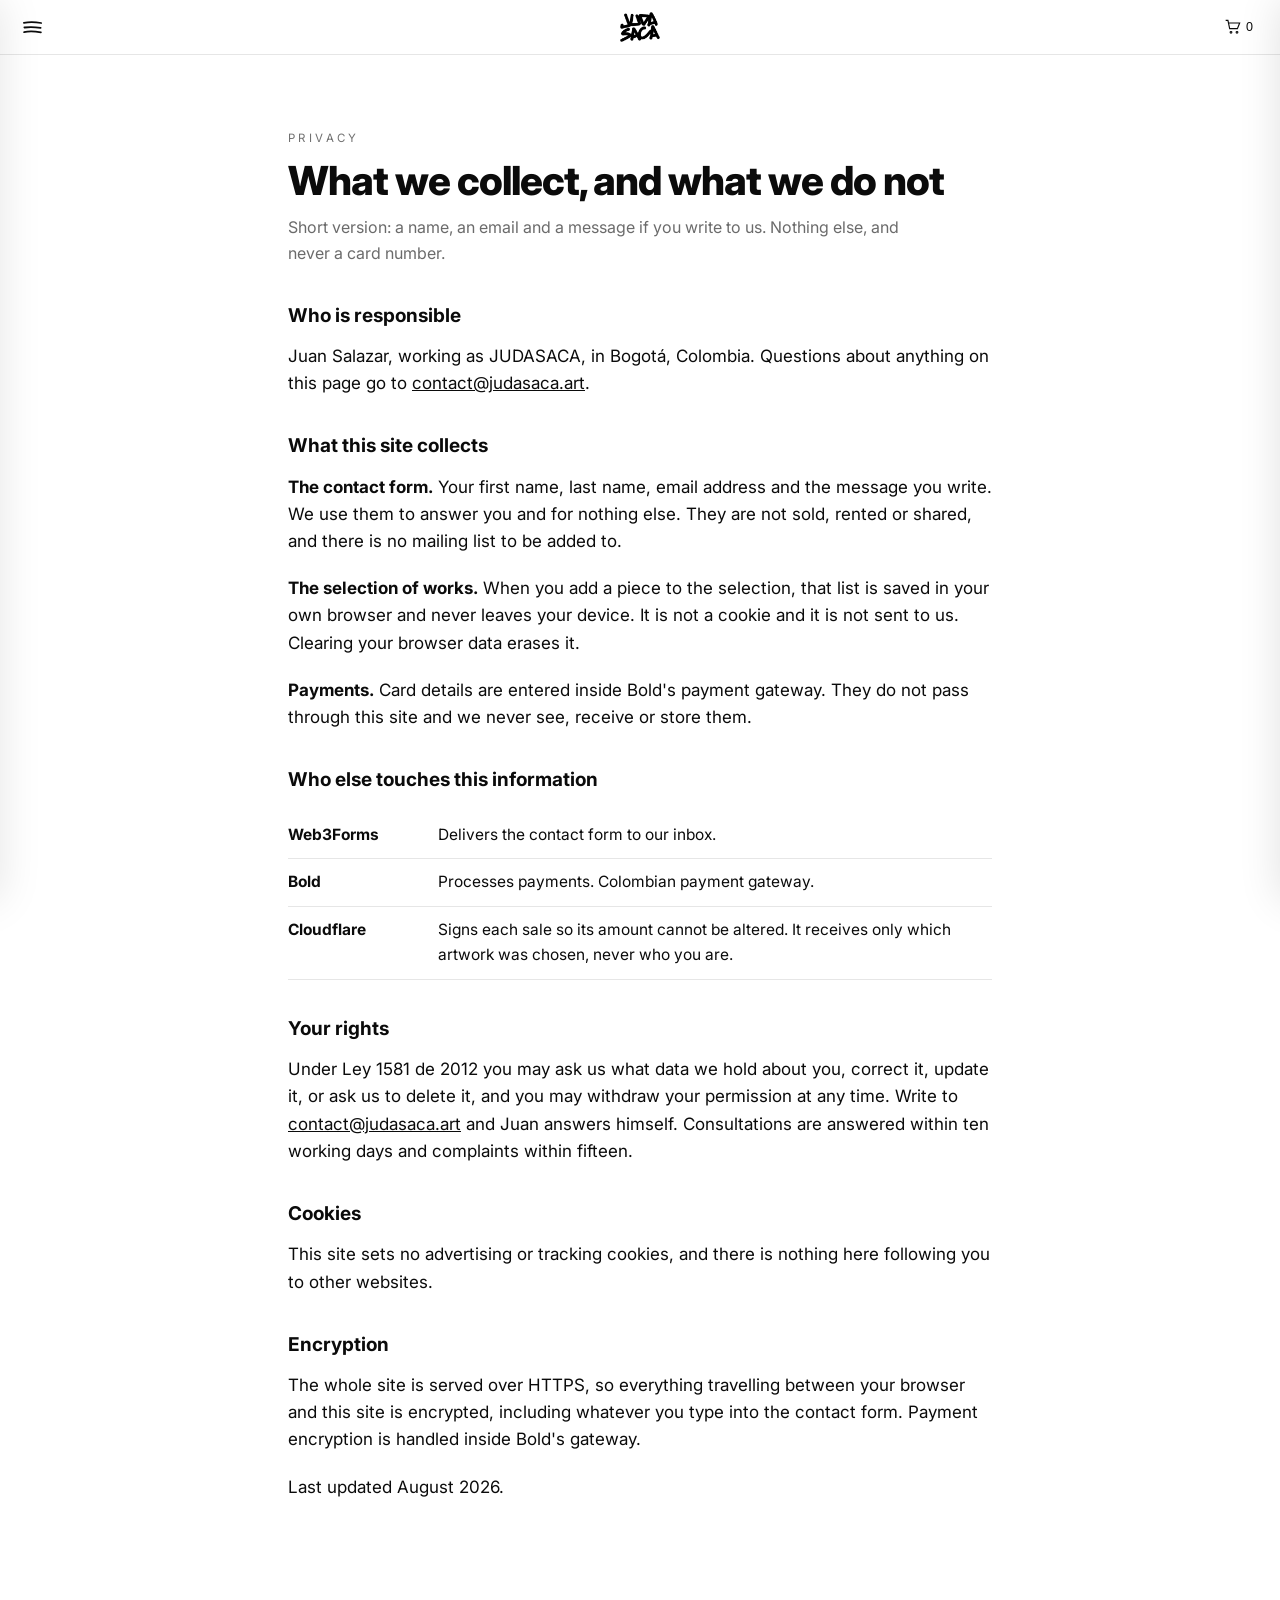
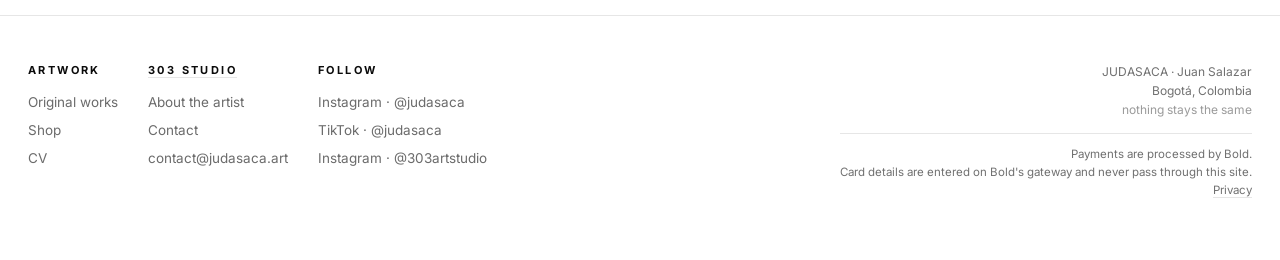
<file: privacy.html>
<!DOCTYPE html>
<html lang="en">
<head>
<meta charset="UTF-8">
<meta name="viewport" content="width=device-width,initial-scale=1">
<title>Privacy · JUDASACA</title>
<meta name="description" content="How judasaca.art handles personal data: the contact form, payments through Bold, and your rights under Colombian law.">
<link rel="canonical" href="https://judasaca.art/privacy.html">
<meta property="og:type" content="website">
<meta property="og:site_name" content="JUDASACA">
<meta property="og:title" content="Privacy · JUDASACA">
<meta property="og:description" content="How judasaca.art handles personal data: the contact form, payments through Bold, and your rights under Colombian law.">
<meta property="og:url" content="https://judasaca.art/privacy.html">
<meta property="og:image" content="https://judasaca.art/img/oil-city-woodstock-sm.webp">
<meta name="twitter:card" content="summary_large_image">
<link rel="icon" href="img/judasaca-logo.png">
<link rel="preconnect" href="https://fonts.googleapis.com">
<link rel="preconnect" href="https://fonts.gstatic.com" crossorigin>
<link href="https://fonts.googleapis.com/css2?family=Inter:wght@400;500;600;700;800&display=swap" rel="stylesheet">
<link rel="stylesheet" href="css/style.css">
</head>
<body>

<header>
  <div class="barra">
    <button class="trazo" id="abrir-menu" aria-label="Menu" aria-expanded="false">
      <svg viewBox="0 0 30 22" aria-hidden="true" width="21" height="15">
        <path d="M2.4 4.1c6.1-1.2 15.7-1.5 25.2.3"/>
        <path d="M3.1 11c7.6-.9 14.9-.7 23.8.4"/>
        <path d="M2.7 17.9c5.3-1.3 14.4-1.4 24.6.2"/>
      </svg>
    </button>
    <a class="marca" href="index.html" aria-label="JUDASACA, home">
      <img src="img/judasaca-logo.png" alt="JUDASACA" width="900" height="673">
    </a>
    <button class="carro" id="carro" aria-label="Cart">
      <svg viewBox="0 0 24 24" aria-hidden="true" width="16" height="16"><circle cx="9" cy="20" r="1.3"/><circle cx="18" cy="20" r="1.3"/><path d="M1 2h3.4l2.6 12.4h11.6L22 6H6"/></svg>
      <span class="n" id="carro-n">0</span>
    </button>
  </div>
</header>

<aside class="menu-panel" id="menu-panel" aria-label="Menu" aria-hidden="true">
  <button class="x" id="cerrar-menu" aria-label="Close">&times;</button>
  <nav id="nav">
      <a href="about.html">About</a>
      <a href="art.html">Art</a>
      <a href="shop.html">Shop</a>
      <a href="cv.html">CV</a>
      <a href="contact.html">Contact</a>
  </nav>
  <div class="abajo">
    Bogotá, Colombia<br>
    <a href="mailto:contact@judasaca.art">contact@judasaca.art</a><br>
    <a href="https://www.instagram.com/judasaca" rel="noopener">@judasaca</a>
  </div>
</aside>

<main>
  <section>
    <div class="wrap estrecho">
      <div class="tit">
        <div class="eti">Privacy</div>
        <h2>What we collect, and what we do not</h2>
        <p>Short version: a name, an email and a message if you write to us. Nothing else,
          and never a card number.</p>
      </div>

      <div class="prosa">
        <h3>Who is responsible</h3>
        <p>Juan Salazar, working as JUDASACA, in Bogotá, Colombia.
          Questions about anything on this page go to
          <a href="mailto:contact@judasaca.art">contact@judasaca.art</a>.</p>

        <h3>What this site collects</h3>
        <p><b>The contact form.</b> Your first name, last name, email address and the
          message you write. We use them to answer you and for nothing else. They are not
          sold, rented or shared, and there is no mailing list to be added to.</p>
        <p><b>The selection of works.</b> When you add a piece to the selection, that list
          is saved in your own browser and never leaves your device. It is not a cookie and
          it is not sent to us. Clearing your browser data erases it.</p>
        <p><b>Payments.</b> Card details are entered inside Bold's payment gateway. They do
          not pass through this site and we never see, receive or store them.</p>

        <h3>Who else touches this information</h3>
        <table class="tabla-privacidad">
          <tr><td><b>Web3Forms</b></td><td>Delivers the contact form to our inbox.</td></tr>
          <tr><td><b>Bold</b></td><td>Processes payments. Colombian payment gateway.</td></tr>
          <tr><td><b>Cloudflare</b></td><td>Signs each sale so its amount cannot be altered.
            It receives only which artwork was chosen, never who you are.</td></tr>
        </table>

        <h3>Your rights</h3>
        <p>Under Ley 1581 de 2012 you may ask us what data we hold about you, correct it,
          update it, or ask us to delete it, and you may withdraw your permission at any
          time. Write to <a href="mailto:contact@judasaca.art">contact@judasaca.art</a> and Juan answers himself.
          Consultations are answered within ten working days and complaints within fifteen.</p>

        <h3>Cookies</h3>
        <p>This site sets no advertising or tracking cookies, and there is nothing here
          following you to other websites.</p>

        <h3>Encryption</h3>
        <p>The whole site is served over HTTPS, so everything travelling between your
          browser and this site is encrypted, including whatever you type into the contact
          form. Payment encryption is handled inside Bold's gateway.</p>

        <p class="chico">Last updated <span class="dato-fecha">August 2026</span>.</p>
      </div>
    </div>
  </section>
</main>

<footer>
  <div class="wrap pie">
    <div class="col"><b>Artwork</b>
      <a href="art.html">Original works</a>
      <a href="shop.html">Shop</a>
      <a href="cv.html">CV</a>
    </div>
    <div class="col"><b><a class="tit-enlace" href="https://www.instagram.com/303artstudio" target="_blank"
      rel="noopener">303 Studio</a></b>
      <a href="about.html">About the artist</a>
      <a href="contact.html">Contact</a>
      <a href="mailto:contact@judasaca.art">contact@judasaca.art</a>
    </div>
    <div class="col"><b>Follow</b>
      <a href="https://www.instagram.com/judasaca" target="_blank" rel="noopener">Instagram · @judasaca</a>
      <a href="https://www.tiktok.com/@judasaca" target="_blank" rel="noopener">TikTok · @judasaca</a>
      <a href="https://www.instagram.com/303artstudio" target="_blank" rel="noopener">Instagram · @303artstudio</a>
    </div>
    <div class="col fin">JUDASACA · Juan Salazar<br>Bogotá, Colombia<br>
      <span style="opacity:.7">nothing stays the same</span>
      <!-- Dice solo lo que es verdad. El pago ocurre dentro de la pasarela de
           Bold, no en esta pagina, asi que el numero de la tarjeta no pasa por
           aqui ni queda en ningun sitio nuestro. No se reclama ninguna
           certificacion que no tengamos. -->
      <span class="seguro">Payments are processed by Bold.<br>
        Card details are entered on Bold's gateway and never pass through this site.<br>
        <a href="privacy.html">Privacy</a></span></div>
  </div>
</footer>

<div class="velo" id="velo"></div>
<aside class="panel" id="panel" aria-label="Cart" aria-hidden="true">
  <div class="alto"><h2>Selected works</h2><button class="x" id="cerrar-carro" aria-label="Close">&times;</button></div>
  <div class="lista" id="carro-lista"></div>
  <div class="bajo">
    <div class="total"><span>Total</span><span id="carro-total">USD 0</span></div>
    <div class="pagar-carro" id="carro-pagar"></div>
    <button class="btn lleno" id="carro-pedir" type="button">Checkout</button>
    <p class="nota" id="carro-nota">Payment opens on Bold's gateway. Card details are
      entered there and never pass through this site. We ask where to ship afterwards.</p>
  </div>
</aside>

<div class="lupa" id="lupa" role="dialog" aria-modal="true" aria-label="Artwork">
  <button class="cerrar" aria-label="Close">&times;</button>
  <button class="pasar ant" aria-label="Previous">&#8249;</button>
  <button class="pasar sig" aria-label="Next">&#8250;</button>
  <div class="contador" id="lupa-n"></div>
  <figure><img id="lupa-img" alt="" draggable="false"><figcaption id="lupa-pie"></figcaption></figure>
  <div class="gesto">Swipe to browse · pinch or double tap to zoom</div>
</div>

<script>
/* Menu de celular y lupa de obras. Si el JavaScript falla, los enlaces de las
   obras siguen abriendo la imagen grande por su cuenta. */
(function(){
  var b=document.getElementById('abrir-menu'), p=document.getElementById('menu-panel'),
      v=document.getElementById('velo'), x=document.getElementById('cerrar-menu');
  if(!b||!p) return;
  function abrir(){ p.classList.add('abierto'); v.classList.add('abierto');
    p.setAttribute('aria-hidden','false'); b.setAttribute('aria-expanded','true');
    document.body.style.overflow='hidden'; x.focus(); }
  function cerrar(){ p.classList.remove('abierto'); v.classList.remove('abierto');
    p.setAttribute('aria-hidden','true'); b.setAttribute('aria-expanded','false');
    document.body.style.overflow=''; b.focus(); }
  b.addEventListener('click', abrir);
  x.addEventListener('click', cerrar);
  v.addEventListener('click', cerrar);
  document.addEventListener('keydown', function(e){
    if(e.key==='Escape' && p.classList.contains('abierto')) cerrar(); });
})();

(function(){
  var enlaces=[].slice.call(document.querySelectorAll('[data-lupa]'));
  if(!enlaces.length) return;
  var caja=document.getElementById('lupa'), img=document.getElementById('lupa-img'),
      pie=document.getElementById('lupa-pie'), cont=document.getElementById('lupa-n'),
      i=0, antes=null;

  /* Estado del gesto. 'e' es la escala, 'x' e 'y' el desplazamiento dentro de
     la imagen cuando esta ampliada. */
  var e=1, x=0, y=0, px=0, py=0, pe=1, arrastra=false, pellizco=0, dedos={},
      partioEn=0, eje='', movido=false;

  function pinta(trans){
    img.style.transition = trans ? 'transform .28s cubic-bezier(.2,.8,.3,1)' : 'none';
    img.style.transform = 'translate3d(' + x + 'px,' + y + 'px,0) scale(' + e + ')';
  }
  function reinicia(trans){ e=1; x=0; y=0; pinta(trans); caja.classList.remove('ampliada'); }

  /* Las vecinas se piden por adelantado: al deslizar, la siguiente ya esta. */
  function precarga(n){
    [n-1, n+1].forEach(function(k){
      var a=enlaces[(k+enlaces.length)%enlaces.length];
      if(a){ var im=new Image(); im.src=a.getAttribute('href'); }
    });
  }

  function mostrar(n, dir){
    i=(n+enlaces.length)%enlaces.length;
    var a=enlaces[i];
    if(dir){
      img.style.transition='none';
      img.style.opacity='0';
      img.style.transform='translate3d(' + (dir*40) + 'px,0,0)';
    }
    img.src=a.getAttribute('href');
    img.alt=a.getAttribute('data-tit');
    pie.textContent=a.getAttribute('data-tit')+' · '+a.getAttribute('data-fic');
    if(cont) cont.textContent=(i+1)+' / '+enlaces.length;
    reinicia(false);
    requestAnimationFrame(function(){
      img.style.transition='transform .3s cubic-bezier(.2,.8,.3,1),opacity .22s';
      img.style.opacity='1'; img.style.transform='translate3d(0,0,0) scale(1)';
    });
    precarga(i);
  }

  function abrir(n,orig){
    antes=orig; mostrar(n);
    caja.classList.add('viendo');
    document.body.style.overflow='hidden';
    caja.querySelector('.cerrar').focus();
  }
  function cerrar(){
    caja.classList.remove('viendo','ampliada');
    document.body.style.overflow='';
    reinicia(false);
    if(antes) antes.focus();
  }

  /* ── Gestos ────────────────────────────────────────────────────────────
     Un dedo: si la obra esta a tamano normal, arrastrar de lado pasa a la
     siguiente y arrastrar hacia abajo cierra. Si esta ampliada, arrastrar
     mueve la imagen. Dos dedos: pellizco para acercar.
     Doble toque: acerca y aleja en el punto tocado. */
  function dist(a,b){ return Math.hypot(a.x-b.x, a.y-b.y); }
  function dedosArr(){ return Object.keys(dedos).map(function(k){ return dedos[k]; }); }

  img.addEventListener('pointerdown', function(ev){
    img.setPointerCapture(ev.pointerId);
    dedos[ev.pointerId]={x:ev.clientX, y:ev.clientY};
    var d=dedosArr();
    if(d.length===1){
      arrastra=true; movido=false; eje='';
      px=ev.clientX-x; py=ev.clientY-y; partioEn=ev.clientX;
    } else if(d.length===2){
      arrastra=false; pellizco=dist(d[0],d[1]); pe=e;
    }
  });

  img.addEventListener('pointermove', function(ev){
    if(!dedos[ev.pointerId]) return;
    dedos[ev.pointerId]={x:ev.clientX, y:ev.clientY};
    var d=dedosArr();

    if(d.length===2 && pellizco){
      e=Math.min(5, Math.max(1, pe * dist(d[0],d[1]) / pellizco));
      caja.classList.toggle('ampliada', e>1.02);
      pinta(false); return;
    }
    if(!arrastra) return;
    ev.preventDefault();
    var dx=ev.clientX-px-x, dy=ev.clientY-py-y;

    if(e>1.02){ x=ev.clientX-px; y=ev.clientY-py; pinta(false); movido=true; return; }

    /* A tamano normal el primer movimiento decide el eje, para que al deslizar
       de lado no se dispare el cierre y al revés tampoco. */
    if(!eje && (Math.abs(dx)>6 || Math.abs(dy)>6))
      eje = Math.abs(dx)>Math.abs(dy) ? 'h' : 'v';
    if(eje==='h'){ x=ev.clientX-px; y=0; }
    else if(eje==='v'){ y=Math.max(0, ev.clientY-py); x=0; e=Math.max(.85, 1-y/900); }
    movido=true; pinta(false);
  }, {passive:false});

  function suelta(ev){
    delete dedos[ev.pointerId];
    var quedan=dedosArr().length;
    if(quedan===1){ var d=dedosArr()[0]; px=d.x-x; py=d.y-y; arrastra=true; eje=''; }
    if(quedan>0){ pellizco=0; return; }
    arrastra=false; pellizco=0;
    if(e>1.02){ caja.classList.add('ampliada'); return; }

    if(eje==='h' && Math.abs(x)>70){ mostrar(i + (x<0?1:-1), x<0?1:-1); eje=''; return; }
    if(eje==='v' && y>110){ cerrar(); return; }
    eje=''; reinicia(true);
  }
  img.addEventListener('pointerup', suelta);
  img.addEventListener('pointercancel', suelta);

  var ultimoToque=0;
  img.addEventListener('click', function(ev){
    var ahora=Date.now();
    if(movido){ movido=false; return; }
    if(ahora-ultimoToque<300){
      if(e>1.02){ reinicia(true); }
      else{
        var r=img.getBoundingClientRect();
        e=2.6;
        x=(r.left+r.width/2-ev.clientX)*(e-1);
        y=(r.top+r.height/2-ev.clientY)*(e-1);
        caja.classList.add('ampliada'); pinta(true);
      }
    }
    ultimoToque=ahora;
  });

  /* La rueda del mouse tambien acerca, para quien esta en computador. */
  img.addEventListener('wheel', function(ev){
    if(!caja.classList.contains('viendo')) return;
    ev.preventDefault();
    e=Math.min(5, Math.max(1, e - ev.deltaY*0.0022));
    if(e<=1.02){ reinicia(false); } else { caja.classList.add('ampliada'); pinta(false); }
  }, {passive:false});

  enlaces.forEach(function(a,n){
    a.addEventListener('click',function(ev){ ev.preventDefault(); abrir(n,a); });
  });
  caja.querySelector('.cerrar').addEventListener('click',cerrar);
  caja.querySelector('.ant').addEventListener('click',function(){ mostrar(i-1,-1); });
  caja.querySelector('.sig').addEventListener('click',function(){ mostrar(i+1, 1); });
  caja.addEventListener('click',function(ev){ if(ev.target===caja) cerrar(); });
  document.addEventListener('keydown',function(ev){
    if(!caja.classList.contains('viendo')) return;
    if(ev.key==='Escape') cerrar();
    if(ev.key==='ArrowLeft') mostrar(i-1,-1);
    if(ev.key==='ArrowRight') mostrar(i+1, 1);
    if(ev.key==='0') reinicia(true);
  });
})();

/* ── Carrito ──────────────────────────────────────────────────────────
   Guarda lo elegido en el propio navegador y arma un correo con la lista.
   No cobra nada todavia: cuando existan los enlaces de pago de Stripe,
   este mismo carrito puede mandar al checkout. */
(function(){
  var CAT = {"artwork-incoming": {"t": "Artwork Incoming", "m": "Coming soon", "usd": 0}, "snoopin-aint-easy": {"t": "Snoopin Ain’t Easy", "m": "100 × 100 cm", "usd": 2500}, "oil-city-woodstock": {"t": "Oil City Woodstock", "m": "100 × 100 cm", "usd": 2500}, "sunday-snoops": {"t": "Sunday, Snoops", "m": "100 × 100 cm", "usd": 2500}, "mango-og": {"t": "Mango OG", "m": "95 × 95 cm", "usd": 2500}, "original-pastel-disney": {"t": "Original Pastel Disney", "m": "100 × 100 cm", "usd": 2500}, "blue-thoughts-rat": {"t": "Blue Thoughts Rat", "m": "80 cm diameter", "usd": 1800}, "smiling-ratsquiat-blue-crown": {"t": "Smiling Ratsquiat, Blue Crown", "m": "50 × 50 cm", "usd": 1500}, "oil-woodstock": {"t": "Oil Woodstock", "m": "50 × 50 cm", "usd": 1500}, "cloud-city-snoops": {"t": "Cloud City Snoops", "m": "50 × 50 cm", "usd": 1500}, "new-york-street-snoops": {"t": "New York Street Snoops", "m": "50 × 50 cm", "usd": 1500}, "city-rounds-icon": {"t": "City Rounds Icon", "m": "50 × 50 cm", "usd": 1500}, "city-famous-rat": {"t": "City Famous Rat", "m": "175 × 80 cm", "usd": 3000}, "broken-icon": {"t": "Broken Icon", "m": "100 × 100 cm", "usd": 2500}, "smiling-ratsquiat-yellow-crown": {"t": "Smiling Ratsquiat, Yellow Crown", "m": "50 × 50 cm", "usd": 1500}, "woodstocks-on-fire": {"t": "Woodstock’s on Fire", "m": "Framed 45 × 40 cm", "usd": 350}, "out-in-the-beach-rat": {"t": "Out in the Beach Rat", "m": "Framed", "usd": 350}, "out-in-the-city-woodstock": {"t": "Out in the City, Woodstock", "m": "Framed 45 × 40 cm", "usd": 350}, "colour-pop-snoops": {"t": "Colour Pop Snoops", "m": "Framed 45 × 40 cm", "usd": 350}, "icon-kiss": {"t": "Icon Kiss", "m": "Framed 45 × 40 cm", "usd": 350}, "palometa-tribute": {"t": "Palometa Tribute", "m": "Framed 45 × 40 cm", "usd": 350}, "city-of-rats": {"t": "City of Rats", "m": "Framed 45 × 40 cm", "usd": 350}, "abstract-reality-icon": {"t": "Abstract Reality Icon", "m": "35 × 25 cm", "usd": 600}, "everything-will-be-ok-jules": {"t": "Everything Will Be OK, Jules", "m": "Framed 45 × 40 cm", "usd": 350}, "judasaca-socks": {"t": "Broken Icon × Bitcoin Rat Socks", "m": "Two pairs", "usd": 30}};
  var LLAVE='judasaca-carro';
  var carro=[];
  try{ carro=JSON.parse(localStorage.getItem(LLAVE)||'[]'); }catch(e){ carro=[]; }
  carro = carro.filter(function(s){ return CAT[s]; });

  var bot=document.getElementById('carro'), num=document.getElementById('carro-n'),
      panel=document.getElementById('panel'), velo=document.getElementById('velo'),
      lista=document.getElementById('carro-lista'), total=document.getElementById('carro-total'),
      pedir=document.getElementById('carro-pedir'), nota=document.getElementById('carro-nota');
  if(!bot||!panel) return;

  function guardar(){ try{ localStorage.setItem(LLAVE, JSON.stringify(carro)); }catch(e){} }
  function dinero(n){ return 'USD ' + n.toLocaleString('en-US'); }

  function pintar(){
    num.textContent = carro.length;
    if(!carro.length){
      lista.innerHTML = '<p class="vacio">Nothing selected yet.</p>';
      total.textContent = dinero(0);
      pedir.disabled = true;
      return;
    }
    pedir.disabled = false;
    var suma = 0, h = '';
    carro.forEach(function(sl){
      var o = CAT[sl]; suma += o.usd;
      h += '<div class="item"><img src="img/'+sl+'-sm.webp" alt="">'
        +  '<div class="d"><div class="t">'+o.t+'</div>'
        +  '<div class="f">'+o.m+'</div>'
        +  '<div class="p">'+dinero(o.usd)+'</div>'
        +  '<button class="quitar" data-q="'+sl+'">Remove</button></div></div>';
    });
    lista.innerHTML = h;
    total.textContent = dinero(suma);
  }

  /* Checkout de verdad: el carrito cobra, no manda un correo. Se firma la
     lista contra el Worker (que suma el total y decide el precio) y se abre
     Bold por el total, en una sola orden. */
  function cobrar(){
    if (!carro.length || !window.fetch || !window.JUDPAGO) return;
    pedir.disabled = true;
    pedir.textContent = 'One moment…';

    fetch('https://judasaca-bold.judasaca-art.workers.dev/firma', {
      method: 'POST',
      headers: { 'Content-Type': 'application/json' },
      body: JSON.stringify({ modo: 'carro', slugs: carro })
    })
    .then(function(r){ return r.json(); })
    .then(function(d){
      if (!d || !d.carro) throw new Error('sin-orden');

      // Si algo se vendio mientras el comprador miraba, el Worker lo deja
      // fuera de la firma. Se le dice, se le quita del carrito y se cobra lo
      // que si esta: nadie paga por un cuadro que ya no existe.
      var firmadas = d.carro.slugs || [];
      var caidas = carro.filter(function(s){ return firmadas.indexOf(s) < 0; });
      if (caidas.length) {
        carro = firmadas.slice();
        guardar(); pintar();
        nota.textContent = caidas.length === 1
          ? CAT[caidas[0]].t + ' was just sold and has been removed. Paying for the rest.'
          : caidas.length + ' works were just sold and have been removed. Paying for the rest.';
        nota.className = 'nota aviso';
      }

      pedir.style.display = 'none';
      window.JUDPAGO.abrir(document.getElementById('carro-pagar'), d.carro, location.href);
    })
    .catch(function(){
      pedir.disabled = false;
      pedir.textContent = 'Checkout';
      nota.className = 'nota aviso';
      nota.innerHTML = 'Checkout is not responding. Write to '
        + '<a href="mailto:contact@judasaca.art">contact@judasaca.art</a> and Juan will take it from there.';
    });
  }

  function abrir(){ panel.classList.add('abierto'); velo.classList.add('abierto');
    panel.setAttribute('aria-hidden','false'); document.body.style.overflow='hidden'; }
  function cerrar(){ panel.classList.remove('abierto'); velo.classList.remove('abierto');
    panel.setAttribute('aria-hidden','true'); document.body.style.overflow=''; }

  bot.addEventListener('click', function(){ pintar(); abrir(); });
  pedir.addEventListener('click', cobrar);
  velo.addEventListener('click', cerrar);
  document.getElementById('cerrar-carro').addEventListener('click', cerrar);
  document.addEventListener('keydown', function(e){
    if(e.key==='Escape' && panel.classList.contains('abierto')) cerrar(); });

  lista.addEventListener('click', function(e){
    var q=e.target.getAttribute && e.target.getAttribute('data-q');
    if(!q) return;
    carro = carro.filter(function(s){ return s!==q; });
    guardar(); pintar();
  });

  document.querySelectorAll('.add').forEach(function(b){
    b.addEventListener('click', function(){
      var sl=b.getAttribute('data-slug');
      if(carro.indexOf(sl)<0) carro.push(sl);
      guardar(); pintar(); abrir();
    });
  });

  pintar();
})();

/* ── Pago ───────────────────────────────────────────────────────────────
   Un solo motor de pago para toda la pagina: lo usan los botones Buy de cada
   obra y tambien el carrito.

   Flujo, corto a proposito: clic en Buy -> la pasarela de Bold se abre encima
   del sitio -> paga. Nada de formularios antes. La direccion de envio se pide
   DESPUES, en la pagina de gracias, cuando la plata ya entro y el comprador
   no puede arrepentirse a mitad de camino por tener que teclear.

   El navegador NUNCA manda el precio: manda slugs, y el Worker decide cuanto
   se cobra y lo firma. Un precio que mande el atacante no vale nada aunque
   venga firmado, porque estaria firmando su propia mentira. */
window.JUDPAGO = (function(){
  var libreria = null, abriendo = false;

  /* Devuelve una promesa que solo se cumple cuando la libreria esta lista de
     verdad. Se guarda para que dos clics no la carguen dos veces. */
  function cargarLibreria(){
    if (libreria) return libreria;
    libreria = new Promise(function(ok, mal){
      if (window.BoldCheckout) return ok();
      var s = document.createElement('script');
      s.src = 'https://checkout.bold.co/library/boldPaymentButton.js';
      s.onload = function(){ window.BoldCheckout ? ok() : mal(); };
      s.onerror = mal;
      document.head.appendChild(s);
    });
    return libreria;
  }

  /* Se recuerda la orden para que la pagina de gracias sepa que se acaba de
     pagar: ahi se le pide la direccion y se marcan las obras como vendidas. */
  function recordar(orden){
    try {
      localStorage.setItem('judasaca-orden', JSON.stringify({
        id: orden.orderId,
        slugs: orden.slugs || [],
        amount: orden.amount,
        description: orden.description,
        t: Date.now()
      }));
    } catch(e) {}
  }

  /* Abre la pasarela directamente, sin dibujar ningun boton de Bold.

     Antes esto inyectaba un <script data-bold-button> y luego le hacia clic
     solo. Eso era una carrera perdida: la libreria de Bold busca esos scripts
     cuando ELLA carga, asi que segun quien llegara primero unas veces salia el
     boton y otras veces no salia nada. Con la API (new BoldCheckout().open())
     no hay nada que esperar ni nada que adivinar: se abre y ya. */
  function abrir(destino, orden, origen){
    if (abriendo) return;
    abriendo = true;
    recordar(orden);

    cargarLibreria().then(function(){
      new window.BoldCheckout({
        orderId: orden.orderId,
        currency: orden.currency,
        amount: orden.amount,
        apiKey: '2heS56eZeRZj1n1B8NDPF9_LA2aDpNbyNBJOoG65qWI',
        integritySignature: orden.signature,
        description: orden.description,
        redirectionUrl: 'https://judasaca.art/thanks.html',
        originUrl: origen || 'https://judasaca.art/art.html',
        // Embedded: la pasarela abre encima del sitio y el comprador no se va.
        renderMode: 'embedded'
      }).open();
      abriendo = false;
    }).catch(function(){
      abriendo = false;
      if (destino) {
        destino.innerHTML = '<span class="fallo">Checkout could not open. '
          + 'Write to <a href="mailto:contact@judasaca.art">contact@judasaca.art</a>.</span>';
      }
    });
  }

  /* Una obra vendida se apaga entera: sello, ficha tachada y sin botones. */
  function marcarVendidas(lista){
    (lista || []).forEach(function(slug){
      var hueco = document.querySelector('.pagar[data-obra="' + slug + '"]');
      if (!hueco) return;
      var obra = hueco.closest('.obra');
      if (!obra || obra.classList.contains('agotada')) return;
      obra.classList.add('agotada');
      var marco = obra.querySelector('.marco');
      if (marco && !marco.querySelector('.sello')) {
        marco.classList.add('vendido');
        var s = document.createElement('span');
        s.className = 'sello';
        s.setAttribute('aria-hidden', 'true');
        s.innerHTML = '<i></i><b>Sold</b><i></i>';
        marco.appendChild(s);
      }
      var acciones = obra.querySelector('.acciones');
      if (acciones) acciones.innerHTML = '<span class="sello-vendida">Sold</span>';
    });
  }

  return { abrir: abrir, marcarVendidas: marcarVendidas, firmador: 'https://judasaca-bold.judasaca-art.workers.dev' };
})();

/* ── Buy en cada obra ───────────────────────────────────────────────────
   Solo corre en paginas con huecos .pagar (hoy, la de obras). */
(function(){
  var huecos = [].slice.call(document.querySelectorAll('.pagar[data-obra]'));
  if (!huecos.length || !window.fetch) return;

  var slugs = huecos.map(function(h){ return h.getAttribute('data-obra'); });
  var firmadas = {};   // slug -> orden ya firmada por el Worker

  function firmar(lista){
    return fetch('https://judasaca-bold.judasaca-art.workers.dev/firma', {
      method: 'POST',
      headers: { 'Content-Type': 'application/json' },
      body: JSON.stringify({ slugs: lista })
    }).then(function(r){ return r.json(); });
  }

  /* Precarga. Corre al cargar la pagina y suele llegar antes de que nadie
     haga clic, asi que el boton abre Bold de una. Si Cloudflare esta frio y
     tarda, no importa: el boton ya esta pintado y el clic firma solo. */
  firmar(slugs).then(function(d){
    if (d && d.vendidas) window.JUDPAGO.marcarVendidas(d.vendidas);
    if (d && d.obras) firmadas = d.obras;
  }).catch(function(){ });

  function abrirObra(boton, slug){
    var hueco = boton.parentNode;
    boton.disabled = true;
    boton.textContent = 'Opening…';

    var orden = firmadas[slug];
    if (orden) {
      orden.slugs = [slug];
      window.JUDPAGO.abrir(hueco, orden, location.href);
      return;
    }
    // Todavia no habia llegado la precarga: se firma esta sola y se abre.
    firmar([slug]).then(function(d){
      if (d && d.vendidas) window.JUDPAGO.marcarVendidas(d.vendidas);
      var o = d && d.obras && d.obras[slug];
      if (!o) throw new Error('sin-orden');
      firmadas[slug] = o;
      o.slugs = [slug];
      window.JUDPAGO.abrir(hueco, o, location.href);
    }).catch(function(){
      boton.disabled = false;
      boton.textContent = 'Buy';
      hueco.insertAdjacentHTML('beforeend',
        '<span class="fallo">Could not open checkout. '
        + 'Write to <a href="mailto:contact@judasaca.art">contact@judasaca.art</a>.</span>');
    });
  }

  document.addEventListener('click', function(e){
    var b = e.target.closest && e.target.closest('.pagar .comprar');
    if (!b || b.disabled) return;
    abrirObra(b, b.getAttribute('data-obra'));
  });
})();
</script>
</body>
</html>
</file>
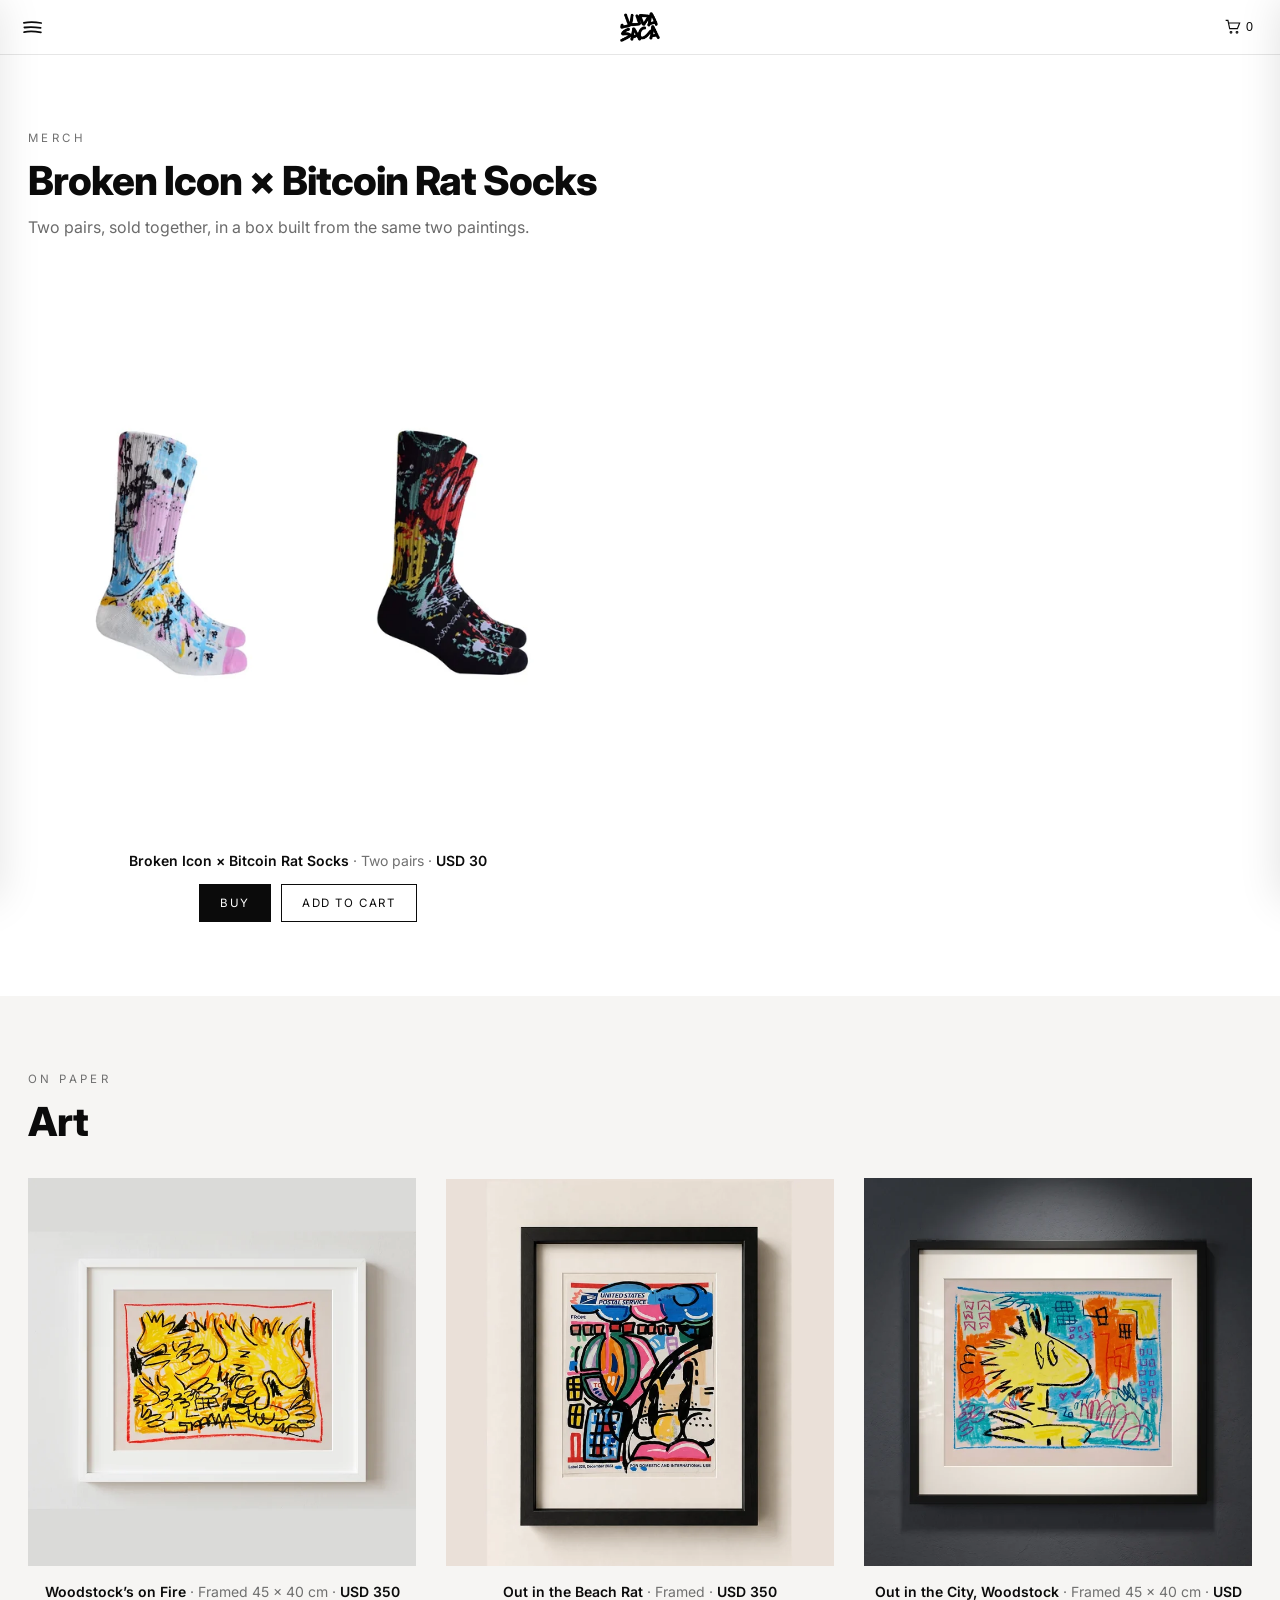
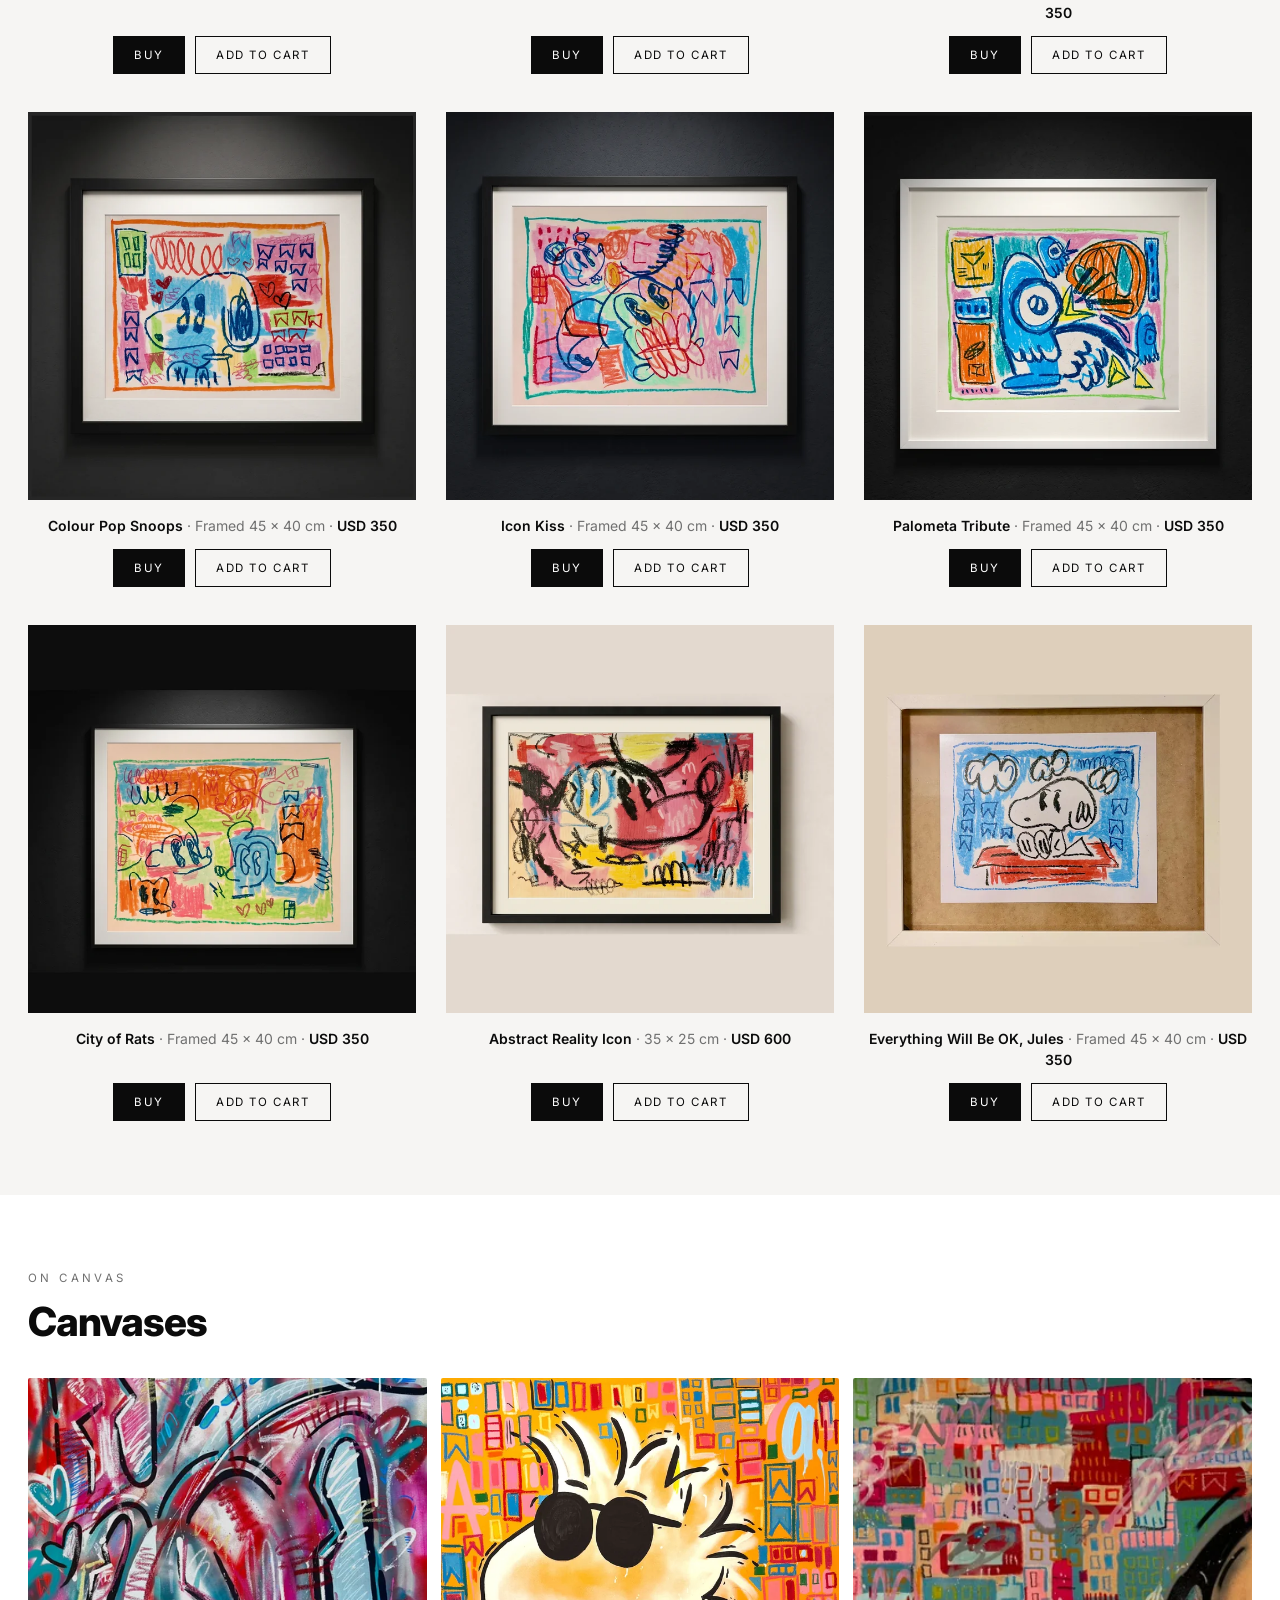
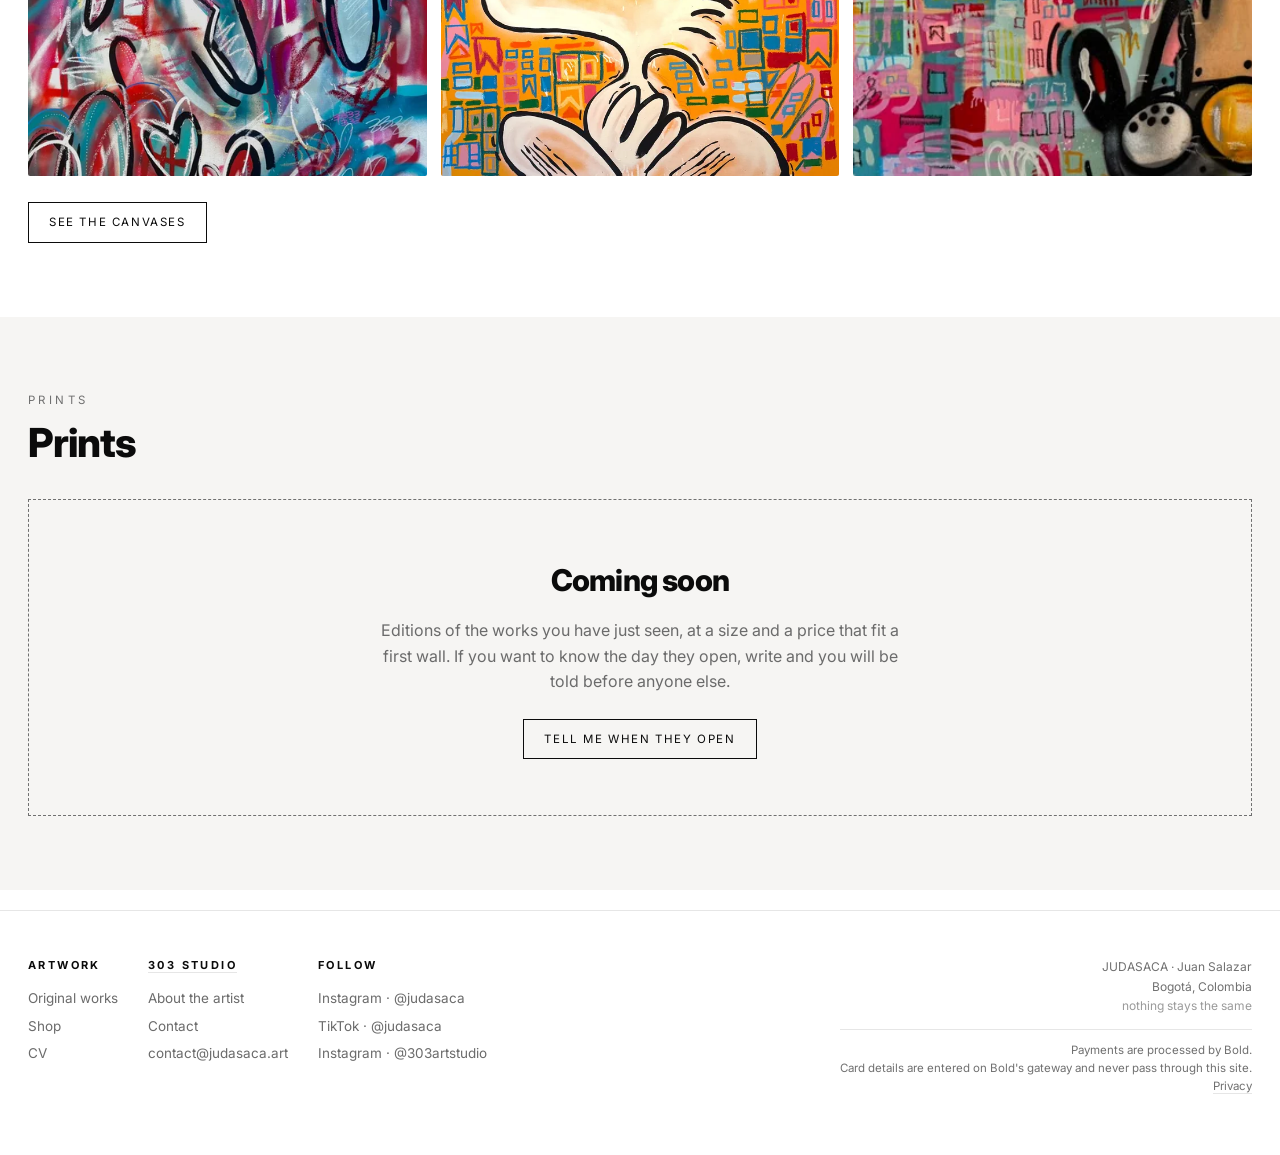
<file: shop.html>
<!DOCTYPE html>
<html lang="en">
<head>
<meta charset="UTF-8">
<meta name="viewport" content="width=device-width,initial-scale=1">
<title>Shop · JUDASACA</title>
<meta name="description" content="Socks, original works on paper and canvases by JUDASACA. Shipped worldwide.">
<link rel="canonical" href="https://judasaca.art/shop.html">
<meta property="og:type" content="website">
<meta property="og:site_name" content="JUDASACA">
<meta property="og:title" content="Shop · JUDASACA">
<meta property="og:description" content="Socks, original works on paper and canvases by JUDASACA. Shipped worldwide.">
<meta property="og:url" content="https://judasaca.art/shop.html">
<meta property="og:image" content="https://judasaca.art/img/judasaca-socks-sm.webp">
<meta name="twitter:card" content="summary_large_image">
<script type="application/ld+json">
{
 "@context": "https://schema.org",
 "@graph": [
  {
   "@type": "WebSite",
   "@id": "https://judasaca.art/#sitio",
   "url": "https://judasaca.art/",
   "name": "JUDASACA",
   "inLanguage": "en",
   "publisher": {
    "@id": "https://judasaca.art/#judasaca"
   }
  },
  {
   "@type": "CollectionPage",
   "@id": "https://judasaca.art/shop.html#pagina",
   "url": "https://judasaca.art/shop.html",
   "name": "Shop",
   "isPartOf": {
    "@id": "https://judasaca.art/#sitio"
   },
   "mainEntity": {
    "@type": "ItemList",
    "itemListElement": [
     {
      "@type": "ListItem",
      "position": 1,
      "item": {
       "@type": [
        "VisualArtwork",
        "Product"
       ],
       "@id": "https://judasaca.art/shop.html#woodstocks-on-fire",
       "name": "Woodstock’s on Fire",
       "image": "https://judasaca.art/img/woodstocks-on-fire.webp",
       "url": "https://judasaca.art/shop.html",
       "artform": "Painting",
       "artMedium": "Oil pastel on high quality cotton paper",
       "description": "Oil pastel on high quality cotton paper. Framed 45 × 40 cm.",
       "creator": {
        "@id": "https://judasaca.art/#judasaca"
       },
       "artist": {
        "@id": "https://judasaca.art/#judasaca"
       },
       "width": {
        "@type": "QuantitativeValue",
        "value": 40.0,
        "unitCode": "CMT"
       },
       "height": {
        "@type": "QuantitativeValue",
        "value": 45.0,
        "unitCode": "CMT"
       },
       "offers": {
        "@type": "Offer",
        "url": "https://judasaca.art/shop.html",
        "price": 350,
        "priceCurrency": "USD",
        "availability": "https://schema.org/InStock",
        "itemCondition": "https://schema.org/NewCondition",
        "seller": {
         "@id": "https://judasaca.art/#judasaca"
        }
       }
      }
     },
     {
      "@type": "ListItem",
      "position": 2,
      "item": {
       "@type": [
        "VisualArtwork",
        "Product"
       ],
       "@id": "https://judasaca.art/shop.html#out-in-the-beach-rat",
       "name": "Out in the Beach Rat",
       "image": "https://judasaca.art/img/out-in-the-beach-rat.webp",
       "url": "https://judasaca.art/shop.html",
       "artform": "Painting",
       "artMedium": "Acrylic markers on USPS Label 228 sticker",
       "description": "Acrylic markers on USPS Label 228 sticker. Framed.",
       "creator": {
        "@id": "https://judasaca.art/#judasaca"
       },
       "artist": {
        "@id": "https://judasaca.art/#judasaca"
       },
       "offers": {
        "@type": "Offer",
        "url": "https://judasaca.art/shop.html",
        "price": 350,
        "priceCurrency": "USD",
        "availability": "https://schema.org/InStock",
        "itemCondition": "https://schema.org/NewCondition",
        "seller": {
         "@id": "https://judasaca.art/#judasaca"
        }
       }
      }
     },
     {
      "@type": "ListItem",
      "position": 3,
      "item": {
       "@type": [
        "VisualArtwork",
        "Product"
       ],
       "@id": "https://judasaca.art/shop.html#out-in-the-city-woodstock",
       "name": "Out in the City, Woodstock",
       "image": "https://judasaca.art/img/out-in-the-city-woodstock.webp",
       "url": "https://judasaca.art/shop.html",
       "artform": "Painting",
       "artMedium": "Oil pastel on high quality cotton paper",
       "description": "Oil pastel on high quality cotton paper. Framed 45 × 40 cm.",
       "creator": {
        "@id": "https://judasaca.art/#judasaca"
       },
       "artist": {
        "@id": "https://judasaca.art/#judasaca"
       },
       "width": {
        "@type": "QuantitativeValue",
        "value": 40.0,
        "unitCode": "CMT"
       },
       "height": {
        "@type": "QuantitativeValue",
        "value": 45.0,
        "unitCode": "CMT"
       },
       "offers": {
        "@type": "Offer",
        "url": "https://judasaca.art/shop.html",
        "price": 350,
        "priceCurrency": "USD",
        "availability": "https://schema.org/InStock",
        "itemCondition": "https://schema.org/NewCondition",
        "seller": {
         "@id": "https://judasaca.art/#judasaca"
        }
       }
      }
     },
     {
      "@type": "ListItem",
      "position": 4,
      "item": {
       "@type": [
        "VisualArtwork",
        "Product"
       ],
       "@id": "https://judasaca.art/shop.html#colour-pop-snoops",
       "name": "Colour Pop Snoops",
       "image": "https://judasaca.art/img/colour-pop-snoops.webp",
       "url": "https://judasaca.art/shop.html",
       "artform": "Painting",
       "artMedium": "Oil pastel on high quality cotton paper",
       "description": "Oil pastel on high quality cotton paper. Framed 45 × 40 cm.",
       "creator": {
        "@id": "https://judasaca.art/#judasaca"
       },
       "artist": {
        "@id": "https://judasaca.art/#judasaca"
       },
       "width": {
        "@type": "QuantitativeValue",
        "value": 40.0,
        "unitCode": "CMT"
       },
       "height": {
        "@type": "QuantitativeValue",
        "value": 45.0,
        "unitCode": "CMT"
       },
       "offers": {
        "@type": "Offer",
        "url": "https://judasaca.art/shop.html",
        "price": 350,
        "priceCurrency": "USD",
        "availability": "https://schema.org/InStock",
        "itemCondition": "https://schema.org/NewCondition",
        "seller": {
         "@id": "https://judasaca.art/#judasaca"
        }
       }
      }
     },
     {
      "@type": "ListItem",
      "position": 5,
      "item": {
       "@type": [
        "VisualArtwork",
        "Product"
       ],
       "@id": "https://judasaca.art/shop.html#icon-kiss",
       "name": "Icon Kiss",
       "image": "https://judasaca.art/img/icon-kiss.webp",
       "url": "https://judasaca.art/shop.html",
       "artform": "Painting",
       "artMedium": "Oil pastel on high quality cotton paper",
       "description": "Oil pastel on high quality cotton paper. Framed 45 × 40 cm.",
       "creator": {
        "@id": "https://judasaca.art/#judasaca"
       },
       "artist": {
        "@id": "https://judasaca.art/#judasaca"
       },
       "width": {
        "@type": "QuantitativeValue",
        "value": 40.0,
        "unitCode": "CMT"
       },
       "height": {
        "@type": "QuantitativeValue",
        "value": 45.0,
        "unitCode": "CMT"
       },
       "offers": {
        "@type": "Offer",
        "url": "https://judasaca.art/shop.html",
        "price": 350,
        "priceCurrency": "USD",
        "availability": "https://schema.org/InStock",
        "itemCondition": "https://schema.org/NewCondition",
        "seller": {
         "@id": "https://judasaca.art/#judasaca"
        }
       }
      }
     },
     {
      "@type": "ListItem",
      "position": 6,
      "item": {
       "@type": [
        "VisualArtwork",
        "Product"
       ],
       "@id": "https://judasaca.art/shop.html#palometa-tribute",
       "name": "Palometa Tribute",
       "image": "https://judasaca.art/img/palometa-tribute.webp",
       "url": "https://judasaca.art/shop.html",
       "artform": "Painting",
       "artMedium": "Oil pastel on high quality cotton paper",
       "description": "Oil pastel on high quality cotton paper. Framed 45 × 40 cm.",
       "creator": {
        "@id": "https://judasaca.art/#judasaca"
       },
       "artist": {
        "@id": "https://judasaca.art/#judasaca"
       },
       "width": {
        "@type": "QuantitativeValue",
        "value": 40.0,
        "unitCode": "CMT"
       },
       "height": {
        "@type": "QuantitativeValue",
        "value": 45.0,
        "unitCode": "CMT"
       },
       "offers": {
        "@type": "Offer",
        "url": "https://judasaca.art/shop.html",
        "price": 350,
        "priceCurrency": "USD",
        "availability": "https://schema.org/InStock",
        "itemCondition": "https://schema.org/NewCondition",
        "seller": {
         "@id": "https://judasaca.art/#judasaca"
        }
       }
      }
     },
     {
      "@type": "ListItem",
      "position": 7,
      "item": {
       "@type": [
        "VisualArtwork",
        "Product"
       ],
       "@id": "https://judasaca.art/shop.html#city-of-rats",
       "name": "City of Rats",
       "image": "https://judasaca.art/img/city-of-rats.webp",
       "url": "https://judasaca.art/shop.html",
       "artform": "Painting",
       "artMedium": "Oil pastel on high quality cotton paper",
       "description": "Oil pastel on high quality cotton paper. Framed 45 × 40 cm.",
       "creator": {
        "@id": "https://judasaca.art/#judasaca"
       },
       "artist": {
        "@id": "https://judasaca.art/#judasaca"
       },
       "width": {
        "@type": "QuantitativeValue",
        "value": 40.0,
        "unitCode": "CMT"
       },
       "height": {
        "@type": "QuantitativeValue",
        "value": 45.0,
        "unitCode": "CMT"
       },
       "offers": {
        "@type": "Offer",
        "url": "https://judasaca.art/shop.html",
        "price": 350,
        "priceCurrency": "USD",
        "availability": "https://schema.org/InStock",
        "itemCondition": "https://schema.org/NewCondition",
        "seller": {
         "@id": "https://judasaca.art/#judasaca"
        }
       }
      }
     },
     {
      "@type": "ListItem",
      "position": 8,
      "item": {
       "@type": [
        "VisualArtwork",
        "Product"
       ],
       "@id": "https://judasaca.art/shop.html#abstract-reality-icon",
       "name": "Abstract Reality Icon",
       "image": "https://judasaca.art/img/abstract-reality-icon.webp",
       "url": "https://judasaca.art/shop.html",
       "artform": "Painting",
       "artMedium": "Mixed media on canvas",
       "description": "Mixed media on canvas. 35 × 25 cm.",
       "creator": {
        "@id": "https://judasaca.art/#judasaca"
       },
       "artist": {
        "@id": "https://judasaca.art/#judasaca"
       },
       "width": {
        "@type": "QuantitativeValue",
        "value": 25.0,
        "unitCode": "CMT"
       },
       "height": {
        "@type": "QuantitativeValue",
        "value": 35.0,
        "unitCode": "CMT"
       },
       "offers": {
        "@type": "Offer",
        "url": "https://judasaca.art/shop.html",
        "price": 600,
        "priceCurrency": "USD",
        "availability": "https://schema.org/InStock",
        "itemCondition": "https://schema.org/NewCondition",
        "seller": {
         "@id": "https://judasaca.art/#judasaca"
        }
       }
      }
     },
     {
      "@type": "ListItem",
      "position": 9,
      "item": {
       "@type": [
        "VisualArtwork",
        "Product"
       ],
       "@id": "https://judasaca.art/shop.html#everything-will-be-ok-jules",
       "name": "Everything Will Be OK, Jules",
       "image": "https://judasaca.art/img/everything-will-be-ok-jules.webp",
       "url": "https://judasaca.art/shop.html",
       "artform": "Painting",
       "artMedium": "Oil pastel on high quality cotton paper",
       "description": "Oil pastel on high quality cotton paper. Framed 45 × 40 cm.",
       "creator": {
        "@id": "https://judasaca.art/#judasaca"
       },
       "artist": {
        "@id": "https://judasaca.art/#judasaca"
       },
       "width": {
        "@type": "QuantitativeValue",
        "value": 40.0,
        "unitCode": "CMT"
       },
       "height": {
        "@type": "QuantitativeValue",
        "value": 45.0,
        "unitCode": "CMT"
       },
       "offers": {
        "@type": "Offer",
        "url": "https://judasaca.art/shop.html",
        "price": 350,
        "priceCurrency": "USD",
        "availability": "https://schema.org/InStock",
        "itemCondition": "https://schema.org/NewCondition",
        "seller": {
         "@id": "https://judasaca.art/#judasaca"
        }
       }
      }
     },
     {
      "@type": "ListItem",
      "position": 10,
      "item": {
       "@type": [
        "VisualArtwork",
        "Product"
       ],
       "@id": "https://judasaca.art/shop.html#judasaca-socks",
       "name": "Broken Icon × Bitcoin Rat Socks",
       "image": "https://judasaca.art/img/judasaca-socks.webp",
       "url": "https://judasaca.art/shop.html",
       "artform": "Painting",
       "artMedium": "Printed from two original paintings",
       "description": "Printed from two original paintings. Two pairs.",
       "creator": {
        "@id": "https://judasaca.art/#judasaca"
       },
       "artist": {
        "@id": "https://judasaca.art/#judasaca"
       },
       "offers": {
        "@type": "Offer",
        "url": "https://judasaca.art/shop.html",
        "price": 30,
        "priceCurrency": "USD",
        "availability": "https://schema.org/InStock",
        "itemCondition": "https://schema.org/NewCondition",
        "seller": {
         "@id": "https://judasaca.art/#judasaca"
        }
       }
      }
     }
    ]
   }
  }
 ]
}
</script>
<link rel="icon" href="img/judasaca-logo.png">
<link rel="preconnect" href="https://fonts.googleapis.com">
<link rel="preconnect" href="https://fonts.gstatic.com" crossorigin>
<link href="https://fonts.googleapis.com/css2?family=Inter:wght@400;500;600;700;800&display=swap" rel="stylesheet">
<link rel="stylesheet" href="css/style.css">
</head>
<body>

<header>
  <div class="barra">
    <button class="trazo" id="abrir-menu" aria-label="Menu" aria-expanded="false">
      <svg viewBox="0 0 30 22" aria-hidden="true" width="21" height="15">
        <path d="M2.4 4.1c6.1-1.2 15.7-1.5 25.2.3"/>
        <path d="M3.1 11c7.6-.9 14.9-.7 23.8.4"/>
        <path d="M2.7 17.9c5.3-1.3 14.4-1.4 24.6.2"/>
      </svg>
    </button>
    <a class="marca" href="index.html" aria-label="JUDASACA, home">
      <img src="img/judasaca-logo.png" alt="JUDASACA" width="900" height="673">
    </a>
    <button class="carro" id="carro" aria-label="Cart">
      <svg viewBox="0 0 24 24" aria-hidden="true" width="16" height="16"><circle cx="9" cy="20" r="1.3"/><circle cx="18" cy="20" r="1.3"/><path d="M1 2h3.4l2.6 12.4h11.6L22 6H6"/></svg>
      <span class="n" id="carro-n">0</span>
    </button>
  </div>
</header>

<aside class="menu-panel" id="menu-panel" aria-label="Menu" aria-hidden="true">
  <button class="x" id="cerrar-menu" aria-label="Close">&times;</button>
  <nav id="nav">
      <a href="about.html">About</a>
      <a href="art.html">Art</a>
      <a href="shop.html" class="on">Shop</a>
      <a href="cv.html">CV</a>
      <a href="contact.html">Contact</a>
  </nav>
  <div class="abajo">
    Bogotá, Colombia<br>
    <a href="mailto:contact@judasaca.art">contact@judasaca.art</a><br>
    <a href="https://www.instagram.com/judasaca" rel="noopener">@judasaca</a>
  </div>
</aside>

<main>

  <section>
    <div class="wrap">
      <div class="tit">
        <div class="eti">Merch</div>
        <h2>Broken Icon × Bitcoin Rat Socks</h2>
        <p>Two pairs, sold together, in a box built from the same two paintings.</p>
      </div>
      <div class="medias-prod">
      <article class="obra">
        <figure>
          <a class="marco" href="img/judasaca-socks.webp?v=887e1513"
             data-lupa data-tit="Broken Icon × Bitcoin Rat Socks"
             data-fic="Printed from two original paintings · Two pairs">
            <img src="img/judasaca-socks-sm.webp?v=f1de9e6e" alt="Broken Icon × Bitcoin Rat Socks, printed from two original paintings, Two pairs" loading="lazy">
          </a>
          <figcaption>
            <div class="linea"><span class="t">Broken Icon × Bitcoin Rat Socks</span>
              <span class="f">· Two pairs ·</span> <span class="p">USD 30</span></div>
            <div class="acciones"><span class="pagar" data-obra="judasaca-socks"><button class="btn lleno comprar" type="button" data-obra="judasaca-socks">Buy</button></span><button class="btn add" data-slug="judasaca-socks">Add to cart</button></div>
          </figcaption>
        </figure>
      </article>
      </div>
    </div>
  </section>

  <section class="humo">
    <div class="wrap">
      <div class="tit">
        <div class="eti">On paper</div>
        <h2>Art</h2>
      </div>
      <div class="obras">
      <article class="obra">
        <figure>
          <a class="marco" href="img/woodstocks-on-fire.webp?v=3fe6030c"
             data-lupa data-tit="Woodstock’s on Fire"
             data-fic="Oil pastel on high quality cotton paper · Framed 45 × 40 cm">
            <img src="img/woodstocks-on-fire-sm.webp?v=79e8d969" alt="Woodstock’s on Fire, oil pastel on high quality cotton paper, Framed 45 × 40 cm" loading="lazy">
          </a>
          <figcaption>
            <div class="linea"><span class="t">Woodstock’s on Fire</span>
              <span class="f">· Framed 45 × 40 cm ·</span> <span class="p">USD 350</span></div>
            <div class="acciones"><span class="pagar" data-obra="woodstocks-on-fire"><button class="btn lleno comprar" type="button" data-obra="woodstocks-on-fire">Buy</button></span><button class="btn add" data-slug="woodstocks-on-fire">Add to cart</button></div>
          </figcaption>
        </figure>
      </article>
      <article class="obra">
        <figure>
          <a class="marco" href="img/out-in-the-beach-rat.webp?v=743fe203"
             data-lupa data-tit="Out in the Beach Rat"
             data-fic="Acrylic markers on USPS Label 228 sticker · Framed">
            <img src="img/out-in-the-beach-rat-sm.webp?v=7d86bf95" alt="Out in the Beach Rat, acrylic markers on usps label 228 sticker, Framed" loading="lazy">
          </a>
          <figcaption>
            <div class="linea"><span class="t">Out in the Beach Rat</span>
              <span class="f">· Framed ·</span> <span class="p">USD 350</span></div>
            <div class="acciones"><span class="pagar" data-obra="out-in-the-beach-rat"><button class="btn lleno comprar" type="button" data-obra="out-in-the-beach-rat">Buy</button></span><button class="btn add" data-slug="out-in-the-beach-rat">Add to cart</button></div>
          </figcaption>
        </figure>
      </article>
      <article class="obra">
        <figure>
          <a class="marco" href="img/out-in-the-city-woodstock.webp?v=ec3620ec"
             data-lupa data-tit="Out in the City, Woodstock"
             data-fic="Oil pastel on high quality cotton paper · Framed 45 × 40 cm">
            <img src="img/out-in-the-city-woodstock-sm.webp?v=980ccbdb" alt="Out in the City, Woodstock, oil pastel on high quality cotton paper, Framed 45 × 40 cm" loading="lazy">
          </a>
          <figcaption>
            <div class="linea"><span class="t">Out in the City, Woodstock</span>
              <span class="f">· Framed 45 × 40 cm ·</span> <span class="p">USD 350</span></div>
            <div class="acciones"><span class="pagar" data-obra="out-in-the-city-woodstock"><button class="btn lleno comprar" type="button" data-obra="out-in-the-city-woodstock">Buy</button></span><button class="btn add" data-slug="out-in-the-city-woodstock">Add to cart</button></div>
          </figcaption>
        </figure>
      </article>
      <article class="obra">
        <figure>
          <a class="marco" href="img/colour-pop-snoops.webp?v=805fb3c0"
             data-lupa data-tit="Colour Pop Snoops"
             data-fic="Oil pastel on high quality cotton paper · Framed 45 × 40 cm">
            <img src="img/colour-pop-snoops-sm.webp?v=06eacd15" alt="Colour Pop Snoops, oil pastel on high quality cotton paper, Framed 45 × 40 cm" loading="lazy">
          </a>
          <figcaption>
            <div class="linea"><span class="t">Colour Pop Snoops</span>
              <span class="f">· Framed 45 × 40 cm ·</span> <span class="p">USD 350</span></div>
            <div class="acciones"><span class="pagar" data-obra="colour-pop-snoops"><button class="btn lleno comprar" type="button" data-obra="colour-pop-snoops">Buy</button></span><button class="btn add" data-slug="colour-pop-snoops">Add to cart</button></div>
          </figcaption>
        </figure>
      </article>
      <article class="obra">
        <figure>
          <a class="marco" href="img/icon-kiss.webp?v=d426574e"
             data-lupa data-tit="Icon Kiss"
             data-fic="Oil pastel on high quality cotton paper · Framed 45 × 40 cm">
            <img src="img/icon-kiss-sm.webp?v=594d7a09" alt="Icon Kiss, oil pastel on high quality cotton paper, Framed 45 × 40 cm" loading="lazy">
          </a>
          <figcaption>
            <div class="linea"><span class="t">Icon Kiss</span>
              <span class="f">· Framed 45 × 40 cm ·</span> <span class="p">USD 350</span></div>
            <div class="acciones"><span class="pagar" data-obra="icon-kiss"><button class="btn lleno comprar" type="button" data-obra="icon-kiss">Buy</button></span><button class="btn add" data-slug="icon-kiss">Add to cart</button></div>
          </figcaption>
        </figure>
      </article>
      <article class="obra">
        <figure>
          <a class="marco" href="img/palometa-tribute.webp?v=389f3592"
             data-lupa data-tit="Palometa Tribute"
             data-fic="Oil pastel on high quality cotton paper · Framed 45 × 40 cm">
            <img src="img/palometa-tribute-sm.webp?v=f383073e" alt="Palometa Tribute, oil pastel on high quality cotton paper, Framed 45 × 40 cm" loading="lazy">
          </a>
          <figcaption>
            <div class="linea"><span class="t">Palometa Tribute</span>
              <span class="f">· Framed 45 × 40 cm ·</span> <span class="p">USD 350</span></div>
            <div class="acciones"><span class="pagar" data-obra="palometa-tribute"><button class="btn lleno comprar" type="button" data-obra="palometa-tribute">Buy</button></span><button class="btn add" data-slug="palometa-tribute">Add to cart</button></div>
          </figcaption>
        </figure>
      </article>
      <article class="obra">
        <figure>
          <a class="marco" href="img/city-of-rats.webp?v=4f1b43d1"
             data-lupa data-tit="City of Rats"
             data-fic="Oil pastel on high quality cotton paper · Framed 45 × 40 cm">
            <img src="img/city-of-rats-sm.webp?v=98705940" alt="City of Rats, oil pastel on high quality cotton paper, Framed 45 × 40 cm" loading="lazy">
          </a>
          <figcaption>
            <div class="linea"><span class="t">City of Rats</span>
              <span class="f">· Framed 45 × 40 cm ·</span> <span class="p">USD 350</span></div>
            <div class="acciones"><span class="pagar" data-obra="city-of-rats"><button class="btn lleno comprar" type="button" data-obra="city-of-rats">Buy</button></span><button class="btn add" data-slug="city-of-rats">Add to cart</button></div>
          </figcaption>
        </figure>
      </article>
      <article class="obra">
        <figure>
          <a class="marco" href="img/abstract-reality-icon.webp?v=9f9c4e08"
             data-lupa data-tit="Abstract Reality Icon"
             data-fic="Mixed media on canvas · 35 × 25 cm">
            <img src="img/abstract-reality-icon-sm.webp?v=0843c02c" alt="Abstract Reality Icon, mixed media on canvas, 35 × 25 cm" loading="lazy">
          </a>
          <figcaption>
            <div class="linea"><span class="t">Abstract Reality Icon</span>
              <span class="f">· 35 × 25 cm ·</span> <span class="p">USD 600</span></div>
            <div class="acciones"><span class="pagar" data-obra="abstract-reality-icon"><button class="btn lleno comprar" type="button" data-obra="abstract-reality-icon">Buy</button></span><button class="btn add" data-slug="abstract-reality-icon">Add to cart</button></div>
          </figcaption>
        </figure>
      </article>
      <article class="obra">
        <figure>
          <a class="marco" href="img/everything-will-be-ok-jules.webp?v=e0ad242b"
             data-lupa data-tit="Everything Will Be OK, Jules"
             data-fic="Oil pastel on high quality cotton paper · Framed 45 × 40 cm">
            <img src="img/everything-will-be-ok-jules-sm.webp?v=da6f9fa7" alt="Everything Will Be OK, Jules, oil pastel on high quality cotton paper, Framed 45 × 40 cm" loading="lazy">
          </a>
          <figcaption>
            <div class="linea"><span class="t">Everything Will Be OK, Jules</span>
              <span class="f">· Framed 45 × 40 cm ·</span> <span class="p">USD 350</span></div>
            <div class="acciones"><span class="pagar" data-obra="everything-will-be-ok-jules"><button class="btn lleno comprar" type="button" data-obra="everything-will-be-ok-jules">Buy</button></span><button class="btn add" data-slug="everything-will-be-ok-jules">Add to cart</button></div>
          </figcaption>
        </figure>
      </article>
      </div>
    </div>
  </section>

  <section>
    <div class="wrap">
      <div class="tit">
        <div class="eti">On canvas</div>
        <h2>Canvases</h2>
      </div>
      <div class="lienzos">
          <a class="lienzo" href="art.html">
            <img src="img/rendered-reality-sm.webp?v=1c77858f" alt="Rendered Reality" loading="lazy">
          </a>
          <a class="lienzo" href="art.html">
            <img src="img/oil-city-woodstock-sm.webp?v=e12d5306" alt="Oil City Woodstock" loading="lazy">
          </a>
          <a class="lienzo" href="art.html">
            <img src="img/city-famous-rat-sm.webp?v=418034dc" alt="City Famous Rat" loading="lazy">
          </a>
      </div>
      <p style="margin-top:26px"><a class="btn" href="art.html">See the canvases</a></p>
    </div>
  </section>

  <section class="humo">
    <div class="wrap">
      <div class="tit">
        <div class="eti">Prints</div>
        <h2>Prints</h2>
      </div>
      <div class="pronto">
        <h3>Coming soon</h3>
        <p>Editions of the works you have just seen, at a size and a price that fit a
          first wall. If you want to know the day they open, write and you will be told
          before anyone else.</p>
        <p style="margin-top:24px">
          <a class="btn" href="mailto:contact@judasaca.art?subject=Prints%20—%20let%20me%20know%20when%20they%20open">Tell me when they open</a>
        </p>
      </div>
    </div>
  </section>

</main>

<footer>
  <div class="wrap pie">
    <div class="col"><b>Artwork</b>
      <a href="art.html">Original works</a>
      <a href="shop.html">Shop</a>
      <a href="cv.html">CV</a>
    </div>
    <div class="col"><b><a class="tit-enlace" href="https://www.instagram.com/303artstudio" target="_blank"
      rel="noopener">303 Studio</a></b>
      <a href="about.html">About the artist</a>
      <a href="contact.html">Contact</a>
      <a href="mailto:contact@judasaca.art">contact@judasaca.art</a>
    </div>
    <div class="col"><b>Follow</b>
      <a href="https://www.instagram.com/judasaca" target="_blank" rel="noopener">Instagram · @judasaca</a>
      <a href="https://www.tiktok.com/@judasaca" target="_blank" rel="noopener">TikTok · @judasaca</a>
      <a href="https://www.instagram.com/303artstudio" target="_blank" rel="noopener">Instagram · @303artstudio</a>
    </div>
    <div class="col fin">JUDASACA · Juan Salazar<br>Bogotá, Colombia<br>
      <span style="opacity:.7">nothing stays the same</span>
      <!-- Dice solo lo que es verdad. El pago ocurre dentro de la pasarela de
           Bold, no en esta pagina, asi que el numero de la tarjeta no pasa por
           aqui ni queda en ningun sitio nuestro. No se reclama ninguna
           certificacion que no tengamos. -->
      <span class="seguro">Payments are processed by Bold.<br>
        Card details are entered on Bold's gateway and never pass through this site.<br>
        <a href="privacy.html">Privacy</a></span></div>
  </div>
</footer>

<div class="velo" id="velo"></div>
<aside class="panel" id="panel" aria-label="Cart" aria-hidden="true">
  <div class="alto"><h2>Selected works</h2><button class="x" id="cerrar-carro" aria-label="Close">&times;</button></div>
  <div class="lista" id="carro-lista"></div>
  <div class="bajo">
    <div class="total"><span>Total</span><span id="carro-total">USD 0</span></div>
    <div class="pagar-carro" id="carro-pagar"></div>
    <button class="btn lleno" id="carro-pedir" type="button">Checkout</button>
    <p class="nota" id="carro-nota">Payment opens on Bold's gateway. Card details are
      entered there and never pass through this site. We ask where to ship afterwards.</p>
  </div>
</aside>

<div class="lupa" id="lupa" role="dialog" aria-modal="true" aria-label="Artwork">
  <button class="cerrar" aria-label="Close">&times;</button>
  <button class="pasar ant" aria-label="Previous">&#8249;</button>
  <button class="pasar sig" aria-label="Next">&#8250;</button>
  <div class="contador" id="lupa-n"></div>
  <figure><img id="lupa-img" alt="" draggable="false"><figcaption id="lupa-pie"></figcaption></figure>
  <div class="gesto">Swipe to browse · pinch or double tap to zoom</div>
</div>

<script>
/* Menu de celular y lupa de obras. Si el JavaScript falla, los enlaces de las
   obras siguen abriendo la imagen grande por su cuenta. */
(function(){
  var b=document.getElementById('abrir-menu'), p=document.getElementById('menu-panel'),
      v=document.getElementById('velo'), x=document.getElementById('cerrar-menu');
  if(!b||!p) return;
  function abrir(){ p.classList.add('abierto'); v.classList.add('abierto');
    p.setAttribute('aria-hidden','false'); b.setAttribute('aria-expanded','true');
    document.body.style.overflow='hidden'; x.focus(); }
  function cerrar(){ p.classList.remove('abierto'); v.classList.remove('abierto');
    p.setAttribute('aria-hidden','true'); b.setAttribute('aria-expanded','false');
    document.body.style.overflow=''; b.focus(); }
  b.addEventListener('click', abrir);
  x.addEventListener('click', cerrar);
  v.addEventListener('click', cerrar);
  document.addEventListener('keydown', function(e){
    if(e.key==='Escape' && p.classList.contains('abierto')) cerrar(); });
})();

(function(){
  var enlaces=[].slice.call(document.querySelectorAll('[data-lupa]'));
  if(!enlaces.length) return;
  var caja=document.getElementById('lupa'), img=document.getElementById('lupa-img'),
      pie=document.getElementById('lupa-pie'), cont=document.getElementById('lupa-n'),
      i=0, antes=null;

  /* Estado del gesto. 'e' es la escala, 'x' e 'y' el desplazamiento dentro de
     la imagen cuando esta ampliada. */
  var e=1, x=0, y=0, px=0, py=0, pe=1, arrastra=false, pellizco=0, dedos={},
      partioEn=0, eje='', movido=false;

  function pinta(trans){
    img.style.transition = trans ? 'transform .28s cubic-bezier(.2,.8,.3,1)' : 'none';
    img.style.transform = 'translate3d(' + x + 'px,' + y + 'px,0) scale(' + e + ')';
  }
  function reinicia(trans){ e=1; x=0; y=0; pinta(trans); caja.classList.remove('ampliada'); }

  /* Las vecinas se piden por adelantado: al deslizar, la siguiente ya esta. */
  function precarga(n){
    [n-1, n+1].forEach(function(k){
      var a=enlaces[(k+enlaces.length)%enlaces.length];
      if(a){ var im=new Image(); im.src=a.getAttribute('href'); }
    });
  }

  function mostrar(n, dir){
    i=(n+enlaces.length)%enlaces.length;
    var a=enlaces[i];
    if(dir){
      img.style.transition='none';
      img.style.opacity='0';
      img.style.transform='translate3d(' + (dir*40) + 'px,0,0)';
    }
    img.src=a.getAttribute('href');
    img.alt=a.getAttribute('data-tit');
    pie.textContent=a.getAttribute('data-tit')+' · '+a.getAttribute('data-fic');
    if(cont) cont.textContent=(i+1)+' / '+enlaces.length;
    reinicia(false);
    requestAnimationFrame(function(){
      img.style.transition='transform .3s cubic-bezier(.2,.8,.3,1),opacity .22s';
      img.style.opacity='1'; img.style.transform='translate3d(0,0,0) scale(1)';
    });
    precarga(i);
  }

  function abrir(n,orig){
    antes=orig; mostrar(n);
    caja.classList.add('viendo');
    document.body.style.overflow='hidden';
    caja.querySelector('.cerrar').focus();
  }
  function cerrar(){
    caja.classList.remove('viendo','ampliada');
    document.body.style.overflow='';
    reinicia(false);
    if(antes) antes.focus();
  }

  /* ── Gestos ────────────────────────────────────────────────────────────
     Un dedo: si la obra esta a tamano normal, arrastrar de lado pasa a la
     siguiente y arrastrar hacia abajo cierra. Si esta ampliada, arrastrar
     mueve la imagen. Dos dedos: pellizco para acercar.
     Doble toque: acerca y aleja en el punto tocado. */
  function dist(a,b){ return Math.hypot(a.x-b.x, a.y-b.y); }
  function dedosArr(){ return Object.keys(dedos).map(function(k){ return dedos[k]; }); }

  img.addEventListener('pointerdown', function(ev){
    img.setPointerCapture(ev.pointerId);
    dedos[ev.pointerId]={x:ev.clientX, y:ev.clientY};
    var d=dedosArr();
    if(d.length===1){
      arrastra=true; movido=false; eje='';
      px=ev.clientX-x; py=ev.clientY-y; partioEn=ev.clientX;
    } else if(d.length===2){
      arrastra=false; pellizco=dist(d[0],d[1]); pe=e;
    }
  });

  img.addEventListener('pointermove', function(ev){
    if(!dedos[ev.pointerId]) return;
    dedos[ev.pointerId]={x:ev.clientX, y:ev.clientY};
    var d=dedosArr();

    if(d.length===2 && pellizco){
      e=Math.min(5, Math.max(1, pe * dist(d[0],d[1]) / pellizco));
      caja.classList.toggle('ampliada', e>1.02);
      pinta(false); return;
    }
    if(!arrastra) return;
    ev.preventDefault();
    var dx=ev.clientX-px-x, dy=ev.clientY-py-y;

    if(e>1.02){ x=ev.clientX-px; y=ev.clientY-py; pinta(false); movido=true; return; }

    /* A tamano normal el primer movimiento decide el eje, para que al deslizar
       de lado no se dispare el cierre y al revés tampoco. */
    if(!eje && (Math.abs(dx)>6 || Math.abs(dy)>6))
      eje = Math.abs(dx)>Math.abs(dy) ? 'h' : 'v';
    if(eje==='h'){ x=ev.clientX-px; y=0; }
    else if(eje==='v'){ y=Math.max(0, ev.clientY-py); x=0; e=Math.max(.85, 1-y/900); }
    movido=true; pinta(false);
  }, {passive:false});

  function suelta(ev){
    delete dedos[ev.pointerId];
    var quedan=dedosArr().length;
    if(quedan===1){ var d=dedosArr()[0]; px=d.x-x; py=d.y-y; arrastra=true; eje=''; }
    if(quedan>0){ pellizco=0; return; }
    arrastra=false; pellizco=0;
    if(e>1.02){ caja.classList.add('ampliada'); return; }

    if(eje==='h' && Math.abs(x)>70){ mostrar(i + (x<0?1:-1), x<0?1:-1); eje=''; return; }
    if(eje==='v' && y>110){ cerrar(); return; }
    eje=''; reinicia(true);
  }
  img.addEventListener('pointerup', suelta);
  img.addEventListener('pointercancel', suelta);

  var ultimoToque=0;
  img.addEventListener('click', function(ev){
    var ahora=Date.now();
    if(movido){ movido=false; return; }
    if(ahora-ultimoToque<300){
      if(e>1.02){ reinicia(true); }
      else{
        var r=img.getBoundingClientRect();
        e=2.6;
        x=(r.left+r.width/2-ev.clientX)*(e-1);
        y=(r.top+r.height/2-ev.clientY)*(e-1);
        caja.classList.add('ampliada'); pinta(true);
      }
    }
    ultimoToque=ahora;
  });

  /* La rueda del mouse tambien acerca, para quien esta en computador. */
  img.addEventListener('wheel', function(ev){
    if(!caja.classList.contains('viendo')) return;
    ev.preventDefault();
    e=Math.min(5, Math.max(1, e - ev.deltaY*0.0022));
    if(e<=1.02){ reinicia(false); } else { caja.classList.add('ampliada'); pinta(false); }
  }, {passive:false});

  enlaces.forEach(function(a,n){
    a.addEventListener('click',function(ev){ ev.preventDefault(); abrir(n,a); });
  });
  caja.querySelector('.cerrar').addEventListener('click',cerrar);
  caja.querySelector('.ant').addEventListener('click',function(){ mostrar(i-1,-1); });
  caja.querySelector('.sig').addEventListener('click',function(){ mostrar(i+1, 1); });
  caja.addEventListener('click',function(ev){ if(ev.target===caja) cerrar(); });
  document.addEventListener('keydown',function(ev){
    if(!caja.classList.contains('viendo')) return;
    if(ev.key==='Escape') cerrar();
    if(ev.key==='ArrowLeft') mostrar(i-1,-1);
    if(ev.key==='ArrowRight') mostrar(i+1, 1);
    if(ev.key==='0') reinicia(true);
  });
})();

/* ── Carrito ──────────────────────────────────────────────────────────
   Guarda lo elegido en el propio navegador y arma un correo con la lista.
   No cobra nada todavia: cuando existan los enlaces de pago de Stripe,
   este mismo carrito puede mandar al checkout. */
(function(){
  var CAT = {"artwork-incoming": {"t": "Artwork Incoming", "m": "Coming soon", "usd": 0}, "snoopin-aint-easy": {"t": "Snoopin Ain’t Easy", "m": "100 × 100 cm", "usd": 2500}, "oil-city-woodstock": {"t": "Oil City Woodstock", "m": "100 × 100 cm", "usd": 2500}, "sunday-snoops": {"t": "Sunday, Snoops", "m": "100 × 100 cm", "usd": 2500}, "mango-og": {"t": "Mango OG", "m": "95 × 95 cm", "usd": 2500}, "original-pastel-disney": {"t": "Original Pastel Disney", "m": "100 × 100 cm", "usd": 2500}, "blue-thoughts-rat": {"t": "Blue Thoughts Rat", "m": "80 cm diameter", "usd": 1800}, "smiling-ratsquiat-blue-crown": {"t": "Smiling Ratsquiat, Blue Crown", "m": "50 × 50 cm", "usd": 1500}, "oil-woodstock": {"t": "Oil Woodstock", "m": "50 × 50 cm", "usd": 1500}, "cloud-city-snoops": {"t": "Cloud City Snoops", "m": "50 × 50 cm", "usd": 1500}, "new-york-street-snoops": {"t": "New York Street Snoops", "m": "50 × 50 cm", "usd": 1500}, "city-rounds-icon": {"t": "City Rounds Icon", "m": "50 × 50 cm", "usd": 1500}, "city-famous-rat": {"t": "City Famous Rat", "m": "175 × 80 cm", "usd": 3000}, "broken-icon": {"t": "Broken Icon", "m": "100 × 100 cm", "usd": 2500}, "smiling-ratsquiat-yellow-crown": {"t": "Smiling Ratsquiat, Yellow Crown", "m": "50 × 50 cm", "usd": 1500}, "woodstocks-on-fire": {"t": "Woodstock’s on Fire", "m": "Framed 45 × 40 cm", "usd": 350}, "out-in-the-beach-rat": {"t": "Out in the Beach Rat", "m": "Framed", "usd": 350}, "out-in-the-city-woodstock": {"t": "Out in the City, Woodstock", "m": "Framed 45 × 40 cm", "usd": 350}, "colour-pop-snoops": {"t": "Colour Pop Snoops", "m": "Framed 45 × 40 cm", "usd": 350}, "icon-kiss": {"t": "Icon Kiss", "m": "Framed 45 × 40 cm", "usd": 350}, "palometa-tribute": {"t": "Palometa Tribute", "m": "Framed 45 × 40 cm", "usd": 350}, "city-of-rats": {"t": "City of Rats", "m": "Framed 45 × 40 cm", "usd": 350}, "abstract-reality-icon": {"t": "Abstract Reality Icon", "m": "35 × 25 cm", "usd": 600}, "everything-will-be-ok-jules": {"t": "Everything Will Be OK, Jules", "m": "Framed 45 × 40 cm", "usd": 350}, "judasaca-socks": {"t": "Broken Icon × Bitcoin Rat Socks", "m": "Two pairs", "usd": 30}};
  var LLAVE='judasaca-carro';
  var carro=[];
  try{ carro=JSON.parse(localStorage.getItem(LLAVE)||'[]'); }catch(e){ carro=[]; }
  carro = carro.filter(function(s){ return CAT[s]; });

  var bot=document.getElementById('carro'), num=document.getElementById('carro-n'),
      panel=document.getElementById('panel'), velo=document.getElementById('velo'),
      lista=document.getElementById('carro-lista'), total=document.getElementById('carro-total'),
      pedir=document.getElementById('carro-pedir'), nota=document.getElementById('carro-nota');
  if(!bot||!panel) return;

  function guardar(){ try{ localStorage.setItem(LLAVE, JSON.stringify(carro)); }catch(e){} }
  function dinero(n){ return 'USD ' + n.toLocaleString('en-US'); }

  function pintar(){
    num.textContent = carro.length;
    if(!carro.length){
      lista.innerHTML = '<p class="vacio">Nothing selected yet.</p>';
      total.textContent = dinero(0);
      pedir.disabled = true;
      return;
    }
    pedir.disabled = false;
    var suma = 0, h = '';
    carro.forEach(function(sl){
      var o = CAT[sl]; suma += o.usd;
      h += '<div class="item"><img src="img/'+sl+'-sm.webp" alt="">'
        +  '<div class="d"><div class="t">'+o.t+'</div>'
        +  '<div class="f">'+o.m+'</div>'
        +  '<div class="p">'+dinero(o.usd)+'</div>'
        +  '<button class="quitar" data-q="'+sl+'">Remove</button></div></div>';
    });
    lista.innerHTML = h;
    total.textContent = dinero(suma);
  }

  /* Checkout de verdad: el carrito cobra, no manda un correo. Se firma la
     lista contra el Worker (que suma el total y decide el precio) y se abre
     Bold por el total, en una sola orden. */
  function cobrar(){
    if (!carro.length || !window.fetch || !window.JUDPAGO) return;
    pedir.disabled = true;
    pedir.textContent = 'One moment…';

    fetch('https://judasaca-bold.judasaca-art.workers.dev/firma', {
      method: 'POST',
      headers: { 'Content-Type': 'application/json' },
      body: JSON.stringify({ modo: 'carro', slugs: carro })
    })
    .then(function(r){ return r.json(); })
    .then(function(d){
      if (!d || !d.carro) throw new Error('sin-orden');

      // Si algo se vendio mientras el comprador miraba, el Worker lo deja
      // fuera de la firma. Se le dice, se le quita del carrito y se cobra lo
      // que si esta: nadie paga por un cuadro que ya no existe.
      var firmadas = d.carro.slugs || [];
      var caidas = carro.filter(function(s){ return firmadas.indexOf(s) < 0; });
      if (caidas.length) {
        carro = firmadas.slice();
        guardar(); pintar();
        nota.textContent = caidas.length === 1
          ? CAT[caidas[0]].t + ' was just sold and has been removed. Paying for the rest.'
          : caidas.length + ' works were just sold and have been removed. Paying for the rest.';
        nota.className = 'nota aviso';
      }

      pedir.style.display = 'none';
      window.JUDPAGO.abrir(document.getElementById('carro-pagar'), d.carro, location.href);
    })
    .catch(function(){
      pedir.disabled = false;
      pedir.textContent = 'Checkout';
      nota.className = 'nota aviso';
      nota.innerHTML = 'Checkout is not responding. Write to '
        + '<a href="mailto:contact@judasaca.art">contact@judasaca.art</a> and Juan will take it from there.';
    });
  }

  function abrir(){ panel.classList.add('abierto'); velo.classList.add('abierto');
    panel.setAttribute('aria-hidden','false'); document.body.style.overflow='hidden'; }
  function cerrar(){ panel.classList.remove('abierto'); velo.classList.remove('abierto');
    panel.setAttribute('aria-hidden','true'); document.body.style.overflow=''; }

  bot.addEventListener('click', function(){ pintar(); abrir(); });
  pedir.addEventListener('click', cobrar);
  velo.addEventListener('click', cerrar);
  document.getElementById('cerrar-carro').addEventListener('click', cerrar);
  document.addEventListener('keydown', function(e){
    if(e.key==='Escape' && panel.classList.contains('abierto')) cerrar(); });

  lista.addEventListener('click', function(e){
    var q=e.target.getAttribute && e.target.getAttribute('data-q');
    if(!q) return;
    carro = carro.filter(function(s){ return s!==q; });
    guardar(); pintar();
  });

  document.querySelectorAll('.add').forEach(function(b){
    b.addEventListener('click', function(){
      var sl=b.getAttribute('data-slug');
      if(carro.indexOf(sl)<0) carro.push(sl);
      guardar(); pintar(); abrir();
    });
  });

  pintar();
})();

/* ── Pago ───────────────────────────────────────────────────────────────
   Un solo motor de pago para toda la pagina: lo usan los botones Buy de cada
   obra y tambien el carrito.

   Flujo, corto a proposito: clic en Buy -> la pasarela de Bold se abre encima
   del sitio -> paga. Nada de formularios antes. La direccion de envio se pide
   DESPUES, en la pagina de gracias, cuando la plata ya entro y el comprador
   no puede arrepentirse a mitad de camino por tener que teclear.

   El navegador NUNCA manda el precio: manda slugs, y el Worker decide cuanto
   se cobra y lo firma. Un precio que mande el atacante no vale nada aunque
   venga firmado, porque estaria firmando su propia mentira. */
window.JUDPAGO = (function(){
  var libreria = null, abriendo = false;

  /* Devuelve una promesa que solo se cumple cuando la libreria esta lista de
     verdad. Se guarda para que dos clics no la carguen dos veces. */
  function cargarLibreria(){
    if (libreria) return libreria;
    libreria = new Promise(function(ok, mal){
      if (window.BoldCheckout) return ok();
      var s = document.createElement('script');
      s.src = 'https://checkout.bold.co/library/boldPaymentButton.js';
      s.onload = function(){ window.BoldCheckout ? ok() : mal(); };
      s.onerror = mal;
      document.head.appendChild(s);
    });
    return libreria;
  }

  /* Se recuerda la orden para que la pagina de gracias sepa que se acaba de
     pagar: ahi se le pide la direccion y se marcan las obras como vendidas. */
  function recordar(orden){
    try {
      localStorage.setItem('judasaca-orden', JSON.stringify({
        id: orden.orderId,
        slugs: orden.slugs || [],
        amount: orden.amount,
        description: orden.description,
        t: Date.now()
      }));
    } catch(e) {}
  }

  /* Abre la pasarela directamente, sin dibujar ningun boton de Bold.

     Antes esto inyectaba un <script data-bold-button> y luego le hacia clic
     solo. Eso era una carrera perdida: la libreria de Bold busca esos scripts
     cuando ELLA carga, asi que segun quien llegara primero unas veces salia el
     boton y otras veces no salia nada. Con la API (new BoldCheckout().open())
     no hay nada que esperar ni nada que adivinar: se abre y ya. */
  function abrir(destino, orden, origen){
    if (abriendo) return;
    abriendo = true;
    recordar(orden);

    cargarLibreria().then(function(){
      new window.BoldCheckout({
        orderId: orden.orderId,
        currency: orden.currency,
        amount: orden.amount,
        apiKey: '2heS56eZeRZj1n1B8NDPF9_LA2aDpNbyNBJOoG65qWI',
        integritySignature: orden.signature,
        description: orden.description,
        redirectionUrl: 'https://judasaca.art/thanks.html',
        originUrl: origen || 'https://judasaca.art/art.html',
        // Embedded: la pasarela abre encima del sitio y el comprador no se va.
        renderMode: 'embedded'
      }).open();
      abriendo = false;
    }).catch(function(){
      abriendo = false;
      if (destino) {
        destino.innerHTML = '<span class="fallo">Checkout could not open. '
          + 'Write to <a href="mailto:contact@judasaca.art">contact@judasaca.art</a>.</span>';
      }
    });
  }

  /* Una obra vendida se apaga entera: sello, ficha tachada y sin botones. */
  function marcarVendidas(lista){
    (lista || []).forEach(function(slug){
      var hueco = document.querySelector('.pagar[data-obra="' + slug + '"]');
      if (!hueco) return;
      var obra = hueco.closest('.obra');
      if (!obra || obra.classList.contains('agotada')) return;
      obra.classList.add('agotada');
      var marco = obra.querySelector('.marco');
      if (marco && !marco.querySelector('.sello')) {
        marco.classList.add('vendido');
        var s = document.createElement('span');
        s.className = 'sello';
        s.setAttribute('aria-hidden', 'true');
        s.innerHTML = '<i></i><b>Sold</b><i></i>';
        marco.appendChild(s);
      }
      var acciones = obra.querySelector('.acciones');
      if (acciones) acciones.innerHTML = '<span class="sello-vendida">Sold</span>';
    });
  }

  return { abrir: abrir, marcarVendidas: marcarVendidas, firmador: 'https://judasaca-bold.judasaca-art.workers.dev' };
})();

/* ── Buy en cada obra ───────────────────────────────────────────────────
   Solo corre en paginas con huecos .pagar (hoy, la de obras). */
(function(){
  var huecos = [].slice.call(document.querySelectorAll('.pagar[data-obra]'));
  if (!huecos.length || !window.fetch) return;

  var slugs = huecos.map(function(h){ return h.getAttribute('data-obra'); });
  var firmadas = {};   // slug -> orden ya firmada por el Worker

  function firmar(lista){
    return fetch('https://judasaca-bold.judasaca-art.workers.dev/firma', {
      method: 'POST',
      headers: { 'Content-Type': 'application/json' },
      body: JSON.stringify({ slugs: lista })
    }).then(function(r){ return r.json(); });
  }

  /* Precarga. Corre al cargar la pagina y suele llegar antes de que nadie
     haga clic, asi que el boton abre Bold de una. Si Cloudflare esta frio y
     tarda, no importa: el boton ya esta pintado y el clic firma solo. */
  firmar(slugs).then(function(d){
    if (d && d.vendidas) window.JUDPAGO.marcarVendidas(d.vendidas);
    if (d && d.obras) firmadas = d.obras;
  }).catch(function(){ });

  function abrirObra(boton, slug){
    var hueco = boton.parentNode;
    boton.disabled = true;
    boton.textContent = 'Opening…';

    var orden = firmadas[slug];
    if (orden) {
      orden.slugs = [slug];
      window.JUDPAGO.abrir(hueco, orden, location.href);
      return;
    }
    // Todavia no habia llegado la precarga: se firma esta sola y se abre.
    firmar([slug]).then(function(d){
      if (d && d.vendidas) window.JUDPAGO.marcarVendidas(d.vendidas);
      var o = d && d.obras && d.obras[slug];
      if (!o) throw new Error('sin-orden');
      firmadas[slug] = o;
      o.slugs = [slug];
      window.JUDPAGO.abrir(hueco, o, location.href);
    }).catch(function(){
      boton.disabled = false;
      boton.textContent = 'Buy';
      hueco.insertAdjacentHTML('beforeend',
        '<span class="fallo">Could not open checkout. '
        + 'Write to <a href="mailto:contact@judasaca.art">contact@judasaca.art</a>.</span>');
    });
  }

  document.addEventListener('click', function(e){
    var b = e.target.closest && e.target.closest('.pagar .comprar');
    if (!b || b.disabled) return;
    abrirObra(b, b.getAttribute('data-obra'));
  });
})();
</script>
</body>
</html>
</file>
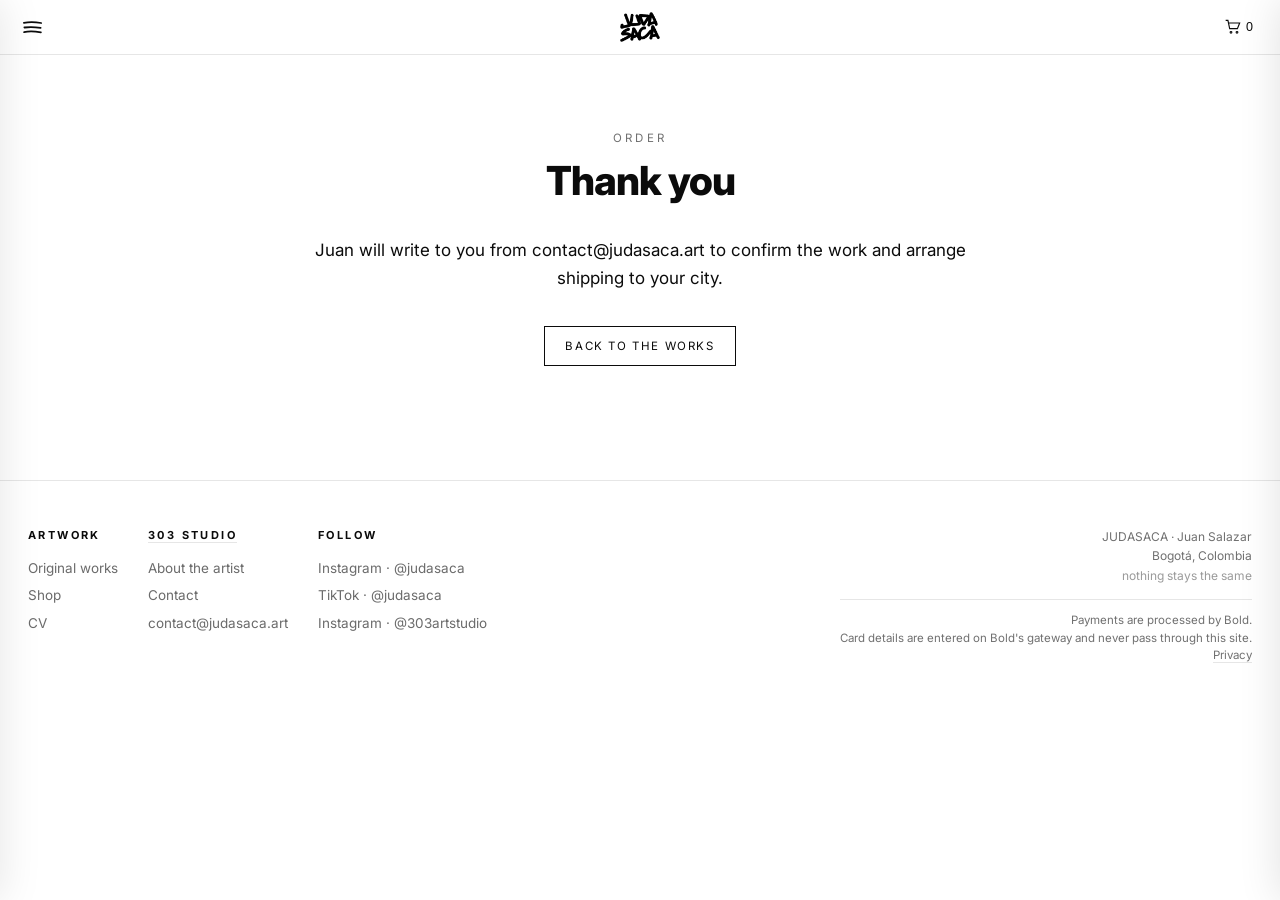
<file: thanks.html>
<!DOCTYPE html>
<html lang="en">
<head>
<meta charset="UTF-8">
<meta name="viewport" content="width=device-width,initial-scale=1">
<title>Thank you · JUDASACA</title>
<meta name="description" content="Payment confirmation for your order at judasaca.art.">
<link rel="canonical" href="https://judasaca.art/thanks.html">
<meta property="og:type" content="website">
<meta property="og:site_name" content="JUDASACA">
<meta property="og:title" content="Thank you · JUDASACA">
<meta property="og:description" content="Payment confirmation for your order at judasaca.art.">
<meta property="og:url" content="https://judasaca.art/thanks.html">
<meta property="og:image" content="https://judasaca.art/img/oil-city-woodstock-sm.webp">
<meta name="twitter:card" content="summary_large_image">
<link rel="icon" href="img/judasaca-logo.png">
<link rel="preconnect" href="https://fonts.googleapis.com">
<link rel="preconnect" href="https://fonts.gstatic.com" crossorigin>
<link href="https://fonts.googleapis.com/css2?family=Inter:wght@400;500;600;700;800&display=swap" rel="stylesheet">
<link rel="stylesheet" href="css/style.css">
</head>
<body>

<header>
  <div class="barra">
    <button class="trazo" id="abrir-menu" aria-label="Menu" aria-expanded="false">
      <svg viewBox="0 0 30 22" aria-hidden="true" width="21" height="15">
        <path d="M2.4 4.1c6.1-1.2 15.7-1.5 25.2.3"/>
        <path d="M3.1 11c7.6-.9 14.9-.7 23.8.4"/>
        <path d="M2.7 17.9c5.3-1.3 14.4-1.4 24.6.2"/>
      </svg>
    </button>
    <a class="marca" href="index.html" aria-label="JUDASACA, home">
      <img src="img/judasaca-logo.png" alt="JUDASACA" width="900" height="673">
    </a>
    <button class="carro" id="carro" aria-label="Cart">
      <svg viewBox="0 0 24 24" aria-hidden="true" width="16" height="16"><circle cx="9" cy="20" r="1.3"/><circle cx="18" cy="20" r="1.3"/><path d="M1 2h3.4l2.6 12.4h11.6L22 6H6"/></svg>
      <span class="n" id="carro-n">0</span>
    </button>
  </div>
</header>

<aside class="menu-panel" id="menu-panel" aria-label="Menu" aria-hidden="true">
  <button class="x" id="cerrar-menu" aria-label="Close">&times;</button>
  <nav id="nav">
      <a href="about.html">About</a>
      <a href="art.html">Art</a>
      <a href="shop.html">Shop</a>
      <a href="cv.html">CV</a>
      <a href="contact.html">Contact</a>
  </nav>
  <div class="abajo">
    Bogotá, Colombia<br>
    <a href="mailto:contact@judasaca.art">contact@judasaca.art</a><br>
    <a href="https://www.instagram.com/judasaca" rel="noopener">@judasaca</a>
  </div>
</aside>

<main>
  <section>
    <div class="wrap estrecho prosa gracias">
      <div class="tit centrado">
        <div class="eti">Order</div>
        <h2 id="titulo-gracias">Thank you</h2>
      </div>
      <p id="mensaje-gracias" style="text-align:center">Juan will write to you from contact@judasaca.art to
        confirm the work and arrange shipping to your city.</p>
      <p class="chico" id="referencia-gracias" style="color:var(--tenue);text-align:center"></p>

      <!-- La direccion se pide AQUI y no antes de pagar. Antes del pago cada
           campo es una excusa para no comprar; despues del pago el comprador ya
           esta contento y quiere que le llegue el cuadro. -->
      <div id="caja-envio" hidden>
        <h3 style="margin-top:38px">Where should it go?</h3>
        <p>Juan ships worldwide. Leave the address and he confirms the cost and the
          date the same day.</p>
        <form class="forma" id="form-envio">
          <div class="campo">
            <label for="e-nombre">Full name</label>
            <input id="e-nombre" name="nombre" type="text" required autocomplete="name">
          </div>
          <div class="dos-campos">
            <div class="campo">
              <label for="e-email">Email</label>
              <input id="e-email" name="email" type="email" required autocomplete="email">
            </div>
            <div class="campo">
              <label for="e-telefono">Phone</label>
              <input id="e-telefono" name="telefono" type="tel" required autocomplete="tel">
            </div>
          </div>
          <div class="campo">
            <label for="e-direccion">Address</label>
            <input id="e-direccion" name="direccion" type="text" required autocomplete="street-address">
          </div>
          <div class="dos-campos">
            <div class="campo">
              <label for="e-ciudad">City</label>
              <input id="e-ciudad" name="ciudad" type="text" required autocomplete="address-level2">
            </div>
            <div class="campo">
              <label for="e-pais">Country</label>
              <input id="e-pais" name="pais" type="text" required autocomplete="country-name">
            </div>
          </div>
          <div class="campo">
            <label for="e-notas">Anything Juan should know</label>
            <input id="e-notas" name="notas" type="text" autocomplete="off">
          </div>
          <button class="btn lleno enviar" type="submit">Send shipping details</button>
          <p class="aviso-forma" id="aviso-envio" role="status" aria-live="polite"></p>
        </form>
      </div>

      <p style="margin-top:34px;text-align:center"><a class="btn" href="art.html">Back to the works</a></p>
    </div>
  </section>
</main>

<script>
(function(){
  var p = new URLSearchParams(window.location.search);
  var estado = (p.get('bold-tx-status') || '').toLowerCase();
  var orden = p.get('bold-order-id');
  var t = document.getElementById('titulo-gracias');
  var m = document.getElementById('mensaje-gracias');
  var r = document.getElementById('referencia-gracias');
  var caja = document.getElementById('caja-envio');

  // Respaldo: si Bold no devolviera la referencia en la URL, se recupera la que
  // el sitio guardo justo antes de abrir la pasarela.
  var guardada = null;
  try { guardada = JSON.parse(localStorage.getItem('judasaca-orden') || 'null'); } catch(e) {}
  if (!orden && guardada && guardada.id) orden = guardada.id;

  var aprobada = (estado === 'approved');

  if (aprobada) {
    t.textContent = 'Thank you';
    m.textContent = 'Your payment went through. One last thing and it is done.';
  } else if (estado === 'rejected' || estado === 'failed') {
    t.textContent = 'That payment did not go through';
    m.textContent = 'Nothing has been charged. You can try again, or write to contact@judasaca.art '
      + 'and Juan will sort it out with you directly.';
  } else if (estado) {
    t.textContent = 'Your payment is being processed';
    m.textContent = 'Bold has not confirmed it yet. As soon as it settles, Juan will write '
      + 'to you from contact@judasaca.art.';
  }
  if (orden) r.textContent = 'Reference: ' + orden;

  /* El webhook de Bold puede tardar hasta diez minutos. El comprador esta aqui
     ahora. Se le avisa al Worker para que marque la obra enseguida; el Worker
     no se fia de esto y lo verifica contra Bold antes de hacer nada. */
  if (orden && aprobada && window.fetch) {
    fetch('https://judasaca-bold.judasaca-art.workers.dev/confirmar', {
      method: 'POST',
      headers: { 'Content-Type': 'application/json' },
      body: JSON.stringify({ orderId: orden })
    }).catch(function(){ });

    // Lo pagado sale del carrito. Si no, sigue ahi tentando a pagarlo otra vez.
    try {
      var comprados = (guardada && guardada.slugs) || [];
      var carro = JSON.parse(localStorage.getItem('judasaca-carro') || '[]');
      localStorage.setItem('judasaca-carro', JSON.stringify(
        carro.filter(function(s){ return comprados.indexOf(s) < 0; })));
    } catch(e) {}
  }

  if (!aprobada || !orden) return;
  caja.hidden = false;

  var f = document.getElementById('form-envio');
  var aviso = document.getElementById('aviso-envio');
  f.addEventListener('submit', function(e){
    e.preventDefault();
    var boton = f.querySelector('button[type=submit]');
    boton.disabled = true;
    aviso.className = 'aviso-forma';
    aviso.textContent = 'Sending…';

    var datos = { orderId: orden };
    ['nombre','email','telefono','direccion','ciudad','pais','notas']
      .forEach(function(k){ datos[k] = (f[k] && f[k].value || '').trim(); });

    fetch('https://judasaca-bold.judasaca-art.workers.dev/datos', {
      method: 'POST',
      headers: { 'Content-Type': 'application/json' },
      body: JSON.stringify(datos)
    })
    .then(function(rr){ return rr.json(); })
    .then(function(d){
      if (!d || !d.ok) throw new Error('no');
      f.innerHTML = '';
      aviso.className = 'aviso-forma ok';
      aviso.textContent = 'Got it. Juan has your address and will write from contact@judasaca.art '
        + 'with the shipping date.';
      f.appendChild(aviso);
    })
    .catch(function(){
      boton.disabled = false;
      aviso.className = 'aviso-forma mal';
      aviso.textContent = 'That did not save. Please send your address to contact@judasaca.art '
        + 'quoting the reference above.';
    });
  });
})();
</script>

<footer>
  <div class="wrap pie">
    <div class="col"><b>Artwork</b>
      <a href="art.html">Original works</a>
      <a href="shop.html">Shop</a>
      <a href="cv.html">CV</a>
    </div>
    <div class="col"><b><a class="tit-enlace" href="https://www.instagram.com/303artstudio" target="_blank"
      rel="noopener">303 Studio</a></b>
      <a href="about.html">About the artist</a>
      <a href="contact.html">Contact</a>
      <a href="mailto:contact@judasaca.art">contact@judasaca.art</a>
    </div>
    <div class="col"><b>Follow</b>
      <a href="https://www.instagram.com/judasaca" target="_blank" rel="noopener">Instagram · @judasaca</a>
      <a href="https://www.tiktok.com/@judasaca" target="_blank" rel="noopener">TikTok · @judasaca</a>
      <a href="https://www.instagram.com/303artstudio" target="_blank" rel="noopener">Instagram · @303artstudio</a>
    </div>
    <div class="col fin">JUDASACA · Juan Salazar<br>Bogotá, Colombia<br>
      <span style="opacity:.7">nothing stays the same</span>
      <!-- Dice solo lo que es verdad. El pago ocurre dentro de la pasarela de
           Bold, no en esta pagina, asi que el numero de la tarjeta no pasa por
           aqui ni queda en ningun sitio nuestro. No se reclama ninguna
           certificacion que no tengamos. -->
      <span class="seguro">Payments are processed by Bold.<br>
        Card details are entered on Bold's gateway and never pass through this site.<br>
        <a href="privacy.html">Privacy</a></span></div>
  </div>
</footer>

<div class="velo" id="velo"></div>
<aside class="panel" id="panel" aria-label="Cart" aria-hidden="true">
  <div class="alto"><h2>Selected works</h2><button class="x" id="cerrar-carro" aria-label="Close">&times;</button></div>
  <div class="lista" id="carro-lista"></div>
  <div class="bajo">
    <div class="total"><span>Total</span><span id="carro-total">USD 0</span></div>
    <div class="pagar-carro" id="carro-pagar"></div>
    <button class="btn lleno" id="carro-pedir" type="button">Checkout</button>
    <p class="nota" id="carro-nota">Payment opens on Bold's gateway. Card details are
      entered there and never pass through this site. We ask where to ship afterwards.</p>
  </div>
</aside>

<div class="lupa" id="lupa" role="dialog" aria-modal="true" aria-label="Artwork">
  <button class="cerrar" aria-label="Close">&times;</button>
  <button class="pasar ant" aria-label="Previous">&#8249;</button>
  <button class="pasar sig" aria-label="Next">&#8250;</button>
  <div class="contador" id="lupa-n"></div>
  <figure><img id="lupa-img" alt="" draggable="false"><figcaption id="lupa-pie"></figcaption></figure>
  <div class="gesto">Swipe to browse · pinch or double tap to zoom</div>
</div>

<script>
/* Menu de celular y lupa de obras. Si el JavaScript falla, los enlaces de las
   obras siguen abriendo la imagen grande por su cuenta. */
(function(){
  var b=document.getElementById('abrir-menu'), p=document.getElementById('menu-panel'),
      v=document.getElementById('velo'), x=document.getElementById('cerrar-menu');
  if(!b||!p) return;
  function abrir(){ p.classList.add('abierto'); v.classList.add('abierto');
    p.setAttribute('aria-hidden','false'); b.setAttribute('aria-expanded','true');
    document.body.style.overflow='hidden'; x.focus(); }
  function cerrar(){ p.classList.remove('abierto'); v.classList.remove('abierto');
    p.setAttribute('aria-hidden','true'); b.setAttribute('aria-expanded','false');
    document.body.style.overflow=''; b.focus(); }
  b.addEventListener('click', abrir);
  x.addEventListener('click', cerrar);
  v.addEventListener('click', cerrar);
  document.addEventListener('keydown', function(e){
    if(e.key==='Escape' && p.classList.contains('abierto')) cerrar(); });
})();

(function(){
  var enlaces=[].slice.call(document.querySelectorAll('[data-lupa]'));
  if(!enlaces.length) return;
  var caja=document.getElementById('lupa'), img=document.getElementById('lupa-img'),
      pie=document.getElementById('lupa-pie'), cont=document.getElementById('lupa-n'),
      i=0, antes=null;

  /* Estado del gesto. 'e' es la escala, 'x' e 'y' el desplazamiento dentro de
     la imagen cuando esta ampliada. */
  var e=1, x=0, y=0, px=0, py=0, pe=1, arrastra=false, pellizco=0, dedos={},
      partioEn=0, eje='', movido=false;

  function pinta(trans){
    img.style.transition = trans ? 'transform .28s cubic-bezier(.2,.8,.3,1)' : 'none';
    img.style.transform = 'translate3d(' + x + 'px,' + y + 'px,0) scale(' + e + ')';
  }
  function reinicia(trans){ e=1; x=0; y=0; pinta(trans); caja.classList.remove('ampliada'); }

  /* Las vecinas se piden por adelantado: al deslizar, la siguiente ya esta. */
  function precarga(n){
    [n-1, n+1].forEach(function(k){
      var a=enlaces[(k+enlaces.length)%enlaces.length];
      if(a){ var im=new Image(); im.src=a.getAttribute('href'); }
    });
  }

  function mostrar(n, dir){
    i=(n+enlaces.length)%enlaces.length;
    var a=enlaces[i];
    if(dir){
      img.style.transition='none';
      img.style.opacity='0';
      img.style.transform='translate3d(' + (dir*40) + 'px,0,0)';
    }
    img.src=a.getAttribute('href');
    img.alt=a.getAttribute('data-tit');
    pie.textContent=a.getAttribute('data-tit')+' · '+a.getAttribute('data-fic');
    if(cont) cont.textContent=(i+1)+' / '+enlaces.length;
    reinicia(false);
    requestAnimationFrame(function(){
      img.style.transition='transform .3s cubic-bezier(.2,.8,.3,1),opacity .22s';
      img.style.opacity='1'; img.style.transform='translate3d(0,0,0) scale(1)';
    });
    precarga(i);
  }

  function abrir(n,orig){
    antes=orig; mostrar(n);
    caja.classList.add('viendo');
    document.body.style.overflow='hidden';
    caja.querySelector('.cerrar').focus();
  }
  function cerrar(){
    caja.classList.remove('viendo','ampliada');
    document.body.style.overflow='';
    reinicia(false);
    if(antes) antes.focus();
  }

  /* ── Gestos ────────────────────────────────────────────────────────────
     Un dedo: si la obra esta a tamano normal, arrastrar de lado pasa a la
     siguiente y arrastrar hacia abajo cierra. Si esta ampliada, arrastrar
     mueve la imagen. Dos dedos: pellizco para acercar.
     Doble toque: acerca y aleja en el punto tocado. */
  function dist(a,b){ return Math.hypot(a.x-b.x, a.y-b.y); }
  function dedosArr(){ return Object.keys(dedos).map(function(k){ return dedos[k]; }); }

  img.addEventListener('pointerdown', function(ev){
    img.setPointerCapture(ev.pointerId);
    dedos[ev.pointerId]={x:ev.clientX, y:ev.clientY};
    var d=dedosArr();
    if(d.length===1){
      arrastra=true; movido=false; eje='';
      px=ev.clientX-x; py=ev.clientY-y; partioEn=ev.clientX;
    } else if(d.length===2){
      arrastra=false; pellizco=dist(d[0],d[1]); pe=e;
    }
  });

  img.addEventListener('pointermove', function(ev){
    if(!dedos[ev.pointerId]) return;
    dedos[ev.pointerId]={x:ev.clientX, y:ev.clientY};
    var d=dedosArr();

    if(d.length===2 && pellizco){
      e=Math.min(5, Math.max(1, pe * dist(d[0],d[1]) / pellizco));
      caja.classList.toggle('ampliada', e>1.02);
      pinta(false); return;
    }
    if(!arrastra) return;
    ev.preventDefault();
    var dx=ev.clientX-px-x, dy=ev.clientY-py-y;

    if(e>1.02){ x=ev.clientX-px; y=ev.clientY-py; pinta(false); movido=true; return; }

    /* A tamano normal el primer movimiento decide el eje, para que al deslizar
       de lado no se dispare el cierre y al revés tampoco. */
    if(!eje && (Math.abs(dx)>6 || Math.abs(dy)>6))
      eje = Math.abs(dx)>Math.abs(dy) ? 'h' : 'v';
    if(eje==='h'){ x=ev.clientX-px; y=0; }
    else if(eje==='v'){ y=Math.max(0, ev.clientY-py); x=0; e=Math.max(.85, 1-y/900); }
    movido=true; pinta(false);
  }, {passive:false});

  function suelta(ev){
    delete dedos[ev.pointerId];
    var quedan=dedosArr().length;
    if(quedan===1){ var d=dedosArr()[0]; px=d.x-x; py=d.y-y; arrastra=true; eje=''; }
    if(quedan>0){ pellizco=0; return; }
    arrastra=false; pellizco=0;
    if(e>1.02){ caja.classList.add('ampliada'); return; }

    if(eje==='h' && Math.abs(x)>70){ mostrar(i + (x<0?1:-1), x<0?1:-1); eje=''; return; }
    if(eje==='v' && y>110){ cerrar(); return; }
    eje=''; reinicia(true);
  }
  img.addEventListener('pointerup', suelta);
  img.addEventListener('pointercancel', suelta);

  var ultimoToque=0;
  img.addEventListener('click', function(ev){
    var ahora=Date.now();
    if(movido){ movido=false; return; }
    if(ahora-ultimoToque<300){
      if(e>1.02){ reinicia(true); }
      else{
        var r=img.getBoundingClientRect();
        e=2.6;
        x=(r.left+r.width/2-ev.clientX)*(e-1);
        y=(r.top+r.height/2-ev.clientY)*(e-1);
        caja.classList.add('ampliada'); pinta(true);
      }
    }
    ultimoToque=ahora;
  });

  /* La rueda del mouse tambien acerca, para quien esta en computador. */
  img.addEventListener('wheel', function(ev){
    if(!caja.classList.contains('viendo')) return;
    ev.preventDefault();
    e=Math.min(5, Math.max(1, e - ev.deltaY*0.0022));
    if(e<=1.02){ reinicia(false); } else { caja.classList.add('ampliada'); pinta(false); }
  }, {passive:false});

  enlaces.forEach(function(a,n){
    a.addEventListener('click',function(ev){ ev.preventDefault(); abrir(n,a); });
  });
  caja.querySelector('.cerrar').addEventListener('click',cerrar);
  caja.querySelector('.ant').addEventListener('click',function(){ mostrar(i-1,-1); });
  caja.querySelector('.sig').addEventListener('click',function(){ mostrar(i+1, 1); });
  caja.addEventListener('click',function(ev){ if(ev.target===caja) cerrar(); });
  document.addEventListener('keydown',function(ev){
    if(!caja.classList.contains('viendo')) return;
    if(ev.key==='Escape') cerrar();
    if(ev.key==='ArrowLeft') mostrar(i-1,-1);
    if(ev.key==='ArrowRight') mostrar(i+1, 1);
    if(ev.key==='0') reinicia(true);
  });
})();

/* ── Carrito ──────────────────────────────────────────────────────────
   Guarda lo elegido en el propio navegador y arma un correo con la lista.
   No cobra nada todavia: cuando existan los enlaces de pago de Stripe,
   este mismo carrito puede mandar al checkout. */
(function(){
  var CAT = {"artwork-incoming": {"t": "Artwork Incoming", "m": "Coming soon", "usd": 0}, "snoopin-aint-easy": {"t": "Snoopin Ain’t Easy", "m": "100 × 100 cm", "usd": 2500}, "oil-city-woodstock": {"t": "Oil City Woodstock", "m": "100 × 100 cm", "usd": 2500}, "sunday-snoops": {"t": "Sunday, Snoops", "m": "100 × 100 cm", "usd": 2500}, "mango-og": {"t": "Mango OG", "m": "95 × 95 cm", "usd": 2500}, "original-pastel-disney": {"t": "Original Pastel Disney", "m": "100 × 100 cm", "usd": 2500}, "blue-thoughts-rat": {"t": "Blue Thoughts Rat", "m": "80 cm diameter", "usd": 1800}, "smiling-ratsquiat-blue-crown": {"t": "Smiling Ratsquiat, Blue Crown", "m": "50 × 50 cm", "usd": 1500}, "oil-woodstock": {"t": "Oil Woodstock", "m": "50 × 50 cm", "usd": 1500}, "cloud-city-snoops": {"t": "Cloud City Snoops", "m": "50 × 50 cm", "usd": 1500}, "new-york-street-snoops": {"t": "New York Street Snoops", "m": "50 × 50 cm", "usd": 1500}, "city-rounds-icon": {"t": "City Rounds Icon", "m": "50 × 50 cm", "usd": 1500}, "city-famous-rat": {"t": "City Famous Rat", "m": "175 × 80 cm", "usd": 3000}, "broken-icon": {"t": "Broken Icon", "m": "100 × 100 cm", "usd": 2500}, "smiling-ratsquiat-yellow-crown": {"t": "Smiling Ratsquiat, Yellow Crown", "m": "50 × 50 cm", "usd": 1500}, "woodstocks-on-fire": {"t": "Woodstock’s on Fire", "m": "Framed 45 × 40 cm", "usd": 350}, "out-in-the-beach-rat": {"t": "Out in the Beach Rat", "m": "Framed", "usd": 350}, "out-in-the-city-woodstock": {"t": "Out in the City, Woodstock", "m": "Framed 45 × 40 cm", "usd": 350}, "colour-pop-snoops": {"t": "Colour Pop Snoops", "m": "Framed 45 × 40 cm", "usd": 350}, "icon-kiss": {"t": "Icon Kiss", "m": "Framed 45 × 40 cm", "usd": 350}, "palometa-tribute": {"t": "Palometa Tribute", "m": "Framed 45 × 40 cm", "usd": 350}, "city-of-rats": {"t": "City of Rats", "m": "Framed 45 × 40 cm", "usd": 350}, "abstract-reality-icon": {"t": "Abstract Reality Icon", "m": "35 × 25 cm", "usd": 600}, "everything-will-be-ok-jules": {"t": "Everything Will Be OK, Jules", "m": "Framed 45 × 40 cm", "usd": 350}, "judasaca-socks": {"t": "Broken Icon × Bitcoin Rat Socks", "m": "Two pairs", "usd": 30}};
  var LLAVE='judasaca-carro';
  var carro=[];
  try{ carro=JSON.parse(localStorage.getItem(LLAVE)||'[]'); }catch(e){ carro=[]; }
  carro = carro.filter(function(s){ return CAT[s]; });

  var bot=document.getElementById('carro'), num=document.getElementById('carro-n'),
      panel=document.getElementById('panel'), velo=document.getElementById('velo'),
      lista=document.getElementById('carro-lista'), total=document.getElementById('carro-total'),
      pedir=document.getElementById('carro-pedir'), nota=document.getElementById('carro-nota');
  if(!bot||!panel) return;

  function guardar(){ try{ localStorage.setItem(LLAVE, JSON.stringify(carro)); }catch(e){} }
  function dinero(n){ return 'USD ' + n.toLocaleString('en-US'); }

  function pintar(){
    num.textContent = carro.length;
    if(!carro.length){
      lista.innerHTML = '<p class="vacio">Nothing selected yet.</p>';
      total.textContent = dinero(0);
      pedir.disabled = true;
      return;
    }
    pedir.disabled = false;
    var suma = 0, h = '';
    carro.forEach(function(sl){
      var o = CAT[sl]; suma += o.usd;
      h += '<div class="item"><img src="img/'+sl+'-sm.webp" alt="">'
        +  '<div class="d"><div class="t">'+o.t+'</div>'
        +  '<div class="f">'+o.m+'</div>'
        +  '<div class="p">'+dinero(o.usd)+'</div>'
        +  '<button class="quitar" data-q="'+sl+'">Remove</button></div></div>';
    });
    lista.innerHTML = h;
    total.textContent = dinero(suma);
  }

  /* Checkout de verdad: el carrito cobra, no manda un correo. Se firma la
     lista contra el Worker (que suma el total y decide el precio) y se abre
     Bold por el total, en una sola orden. */
  function cobrar(){
    if (!carro.length || !window.fetch || !window.JUDPAGO) return;
    pedir.disabled = true;
    pedir.textContent = 'One moment…';

    fetch('https://judasaca-bold.judasaca-art.workers.dev/firma', {
      method: 'POST',
      headers: { 'Content-Type': 'application/json' },
      body: JSON.stringify({ modo: 'carro', slugs: carro })
    })
    .then(function(r){ return r.json(); })
    .then(function(d){
      if (!d || !d.carro) throw new Error('sin-orden');

      // Si algo se vendio mientras el comprador miraba, el Worker lo deja
      // fuera de la firma. Se le dice, se le quita del carrito y se cobra lo
      // que si esta: nadie paga por un cuadro que ya no existe.
      var firmadas = d.carro.slugs || [];
      var caidas = carro.filter(function(s){ return firmadas.indexOf(s) < 0; });
      if (caidas.length) {
        carro = firmadas.slice();
        guardar(); pintar();
        nota.textContent = caidas.length === 1
          ? CAT[caidas[0]].t + ' was just sold and has been removed. Paying for the rest.'
          : caidas.length + ' works were just sold and have been removed. Paying for the rest.';
        nota.className = 'nota aviso';
      }

      pedir.style.display = 'none';
      window.JUDPAGO.abrir(document.getElementById('carro-pagar'), d.carro, location.href);
    })
    .catch(function(){
      pedir.disabled = false;
      pedir.textContent = 'Checkout';
      nota.className = 'nota aviso';
      nota.innerHTML = 'Checkout is not responding. Write to '
        + '<a href="mailto:contact@judasaca.art">contact@judasaca.art</a> and Juan will take it from there.';
    });
  }

  function abrir(){ panel.classList.add('abierto'); velo.classList.add('abierto');
    panel.setAttribute('aria-hidden','false'); document.body.style.overflow='hidden'; }
  function cerrar(){ panel.classList.remove('abierto'); velo.classList.remove('abierto');
    panel.setAttribute('aria-hidden','true'); document.body.style.overflow=''; }

  bot.addEventListener('click', function(){ pintar(); abrir(); });
  pedir.addEventListener('click', cobrar);
  velo.addEventListener('click', cerrar);
  document.getElementById('cerrar-carro').addEventListener('click', cerrar);
  document.addEventListener('keydown', function(e){
    if(e.key==='Escape' && panel.classList.contains('abierto')) cerrar(); });

  lista.addEventListener('click', function(e){
    var q=e.target.getAttribute && e.target.getAttribute('data-q');
    if(!q) return;
    carro = carro.filter(function(s){ return s!==q; });
    guardar(); pintar();
  });

  document.querySelectorAll('.add').forEach(function(b){
    b.addEventListener('click', function(){
      var sl=b.getAttribute('data-slug');
      if(carro.indexOf(sl)<0) carro.push(sl);
      guardar(); pintar(); abrir();
    });
  });

  pintar();
})();

/* ── Pago ───────────────────────────────────────────────────────────────
   Un solo motor de pago para toda la pagina: lo usan los botones Buy de cada
   obra y tambien el carrito.

   Flujo, corto a proposito: clic en Buy -> la pasarela de Bold se abre encima
   del sitio -> paga. Nada de formularios antes. La direccion de envio se pide
   DESPUES, en la pagina de gracias, cuando la plata ya entro y el comprador
   no puede arrepentirse a mitad de camino por tener que teclear.

   El navegador NUNCA manda el precio: manda slugs, y el Worker decide cuanto
   se cobra y lo firma. Un precio que mande el atacante no vale nada aunque
   venga firmado, porque estaria firmando su propia mentira. */
window.JUDPAGO = (function(){
  var libreria = null, abriendo = false;

  /* Devuelve una promesa que solo se cumple cuando la libreria esta lista de
     verdad. Se guarda para que dos clics no la carguen dos veces. */
  function cargarLibreria(){
    if (libreria) return libreria;
    libreria = new Promise(function(ok, mal){
      if (window.BoldCheckout) return ok();
      var s = document.createElement('script');
      s.src = 'https://checkout.bold.co/library/boldPaymentButton.js';
      s.onload = function(){ window.BoldCheckout ? ok() : mal(); };
      s.onerror = mal;
      document.head.appendChild(s);
    });
    return libreria;
  }

  /* Se recuerda la orden para que la pagina de gracias sepa que se acaba de
     pagar: ahi se le pide la direccion y se marcan las obras como vendidas. */
  function recordar(orden){
    try {
      localStorage.setItem('judasaca-orden', JSON.stringify({
        id: orden.orderId,
        slugs: orden.slugs || [],
        amount: orden.amount,
        description: orden.description,
        t: Date.now()
      }));
    } catch(e) {}
  }

  /* Abre la pasarela directamente, sin dibujar ningun boton de Bold.

     Antes esto inyectaba un <script data-bold-button> y luego le hacia clic
     solo. Eso era una carrera perdida: la libreria de Bold busca esos scripts
     cuando ELLA carga, asi que segun quien llegara primero unas veces salia el
     boton y otras veces no salia nada. Con la API (new BoldCheckout().open())
     no hay nada que esperar ni nada que adivinar: se abre y ya. */
  function abrir(destino, orden, origen){
    if (abriendo) return;
    abriendo = true;
    recordar(orden);

    cargarLibreria().then(function(){
      new window.BoldCheckout({
        orderId: orden.orderId,
        currency: orden.currency,
        amount: orden.amount,
        apiKey: '2heS56eZeRZj1n1B8NDPF9_LA2aDpNbyNBJOoG65qWI',
        integritySignature: orden.signature,
        description: orden.description,
        redirectionUrl: 'https://judasaca.art/thanks.html',
        originUrl: origen || 'https://judasaca.art/art.html',
        // Embedded: la pasarela abre encima del sitio y el comprador no se va.
        renderMode: 'embedded'
      }).open();
      abriendo = false;
    }).catch(function(){
      abriendo = false;
      if (destino) {
        destino.innerHTML = '<span class="fallo">Checkout could not open. '
          + 'Write to <a href="mailto:contact@judasaca.art">contact@judasaca.art</a>.</span>';
      }
    });
  }

  /* Una obra vendida se apaga entera: sello, ficha tachada y sin botones. */
  function marcarVendidas(lista){
    (lista || []).forEach(function(slug){
      var hueco = document.querySelector('.pagar[data-obra="' + slug + '"]');
      if (!hueco) return;
      var obra = hueco.closest('.obra');
      if (!obra || obra.classList.contains('agotada')) return;
      obra.classList.add('agotada');
      var marco = obra.querySelector('.marco');
      if (marco && !marco.querySelector('.sello')) {
        marco.classList.add('vendido');
        var s = document.createElement('span');
        s.className = 'sello';
        s.setAttribute('aria-hidden', 'true');
        s.innerHTML = '<i></i><b>Sold</b><i></i>';
        marco.appendChild(s);
      }
      var acciones = obra.querySelector('.acciones');
      if (acciones) acciones.innerHTML = '<span class="sello-vendida">Sold</span>';
    });
  }

  return { abrir: abrir, marcarVendidas: marcarVendidas, firmador: 'https://judasaca-bold.judasaca-art.workers.dev' };
})();

/* ── Buy en cada obra ───────────────────────────────────────────────────
   Solo corre en paginas con huecos .pagar (hoy, la de obras). */
(function(){
  var huecos = [].slice.call(document.querySelectorAll('.pagar[data-obra]'));
  if (!huecos.length || !window.fetch) return;

  var slugs = huecos.map(function(h){ return h.getAttribute('data-obra'); });
  var firmadas = {};   // slug -> orden ya firmada por el Worker

  function firmar(lista){
    return fetch('https://judasaca-bold.judasaca-art.workers.dev/firma', {
      method: 'POST',
      headers: { 'Content-Type': 'application/json' },
      body: JSON.stringify({ slugs: lista })
    }).then(function(r){ return r.json(); });
  }

  /* Precarga. Corre al cargar la pagina y suele llegar antes de que nadie
     haga clic, asi que el boton abre Bold de una. Si Cloudflare esta frio y
     tarda, no importa: el boton ya esta pintado y el clic firma solo. */
  firmar(slugs).then(function(d){
    if (d && d.vendidas) window.JUDPAGO.marcarVendidas(d.vendidas);
    if (d && d.obras) firmadas = d.obras;
  }).catch(function(){ });

  function abrirObra(boton, slug){
    var hueco = boton.parentNode;
    boton.disabled = true;
    boton.textContent = 'Opening…';

    var orden = firmadas[slug];
    if (orden) {
      orden.slugs = [slug];
      window.JUDPAGO.abrir(hueco, orden, location.href);
      return;
    }
    // Todavia no habia llegado la precarga: se firma esta sola y se abre.
    firmar([slug]).then(function(d){
      if (d && d.vendidas) window.JUDPAGO.marcarVendidas(d.vendidas);
      var o = d && d.obras && d.obras[slug];
      if (!o) throw new Error('sin-orden');
      firmadas[slug] = o;
      o.slugs = [slug];
      window.JUDPAGO.abrir(hueco, o, location.href);
    }).catch(function(){
      boton.disabled = false;
      boton.textContent = 'Buy';
      hueco.insertAdjacentHTML('beforeend',
        '<span class="fallo">Could not open checkout. '
        + 'Write to <a href="mailto:contact@judasaca.art">contact@judasaca.art</a>.</span>');
    });
  }

  document.addEventListener('click', function(e){
    var b = e.target.closest && e.target.closest('.pagar .comprar');
    if (!b || b.disabled) return;
    abrirObra(b, b.getAttribute('data-obra'));
  });
})();
</script>
</body>
</html>
</file>
<file: css/style.css>
/* judasaca.art — the art carries the colour, the site stays out of the way.
   White paper, black ink, and a lot of air. The only thing on the page that
   should shout is the painting. */

:root{
  --tinta:#0B0B0B; --gris:#6B6B6B; --tenue:#707070; --linea:#E6E6E6;
  --papel:#FFFFFF; --humo:#F6F5F3;
  --coral:#C9421F;   /* sacado del muro de la foto de About. 5.0:1 sobre blanco */
  --oro:#9A6A00;     /* la corona del grabado, bajada hasta que se pueda leer */
  --rojo:#C8102E;    /* solo para el sello de vendida. 6.0:1 sobre blanco */
  --max:1280px;
}
*{box-sizing:border-box;margin:0;padding:0}
html{-webkit-text-size-adjust:100%;scroll-behavior:smooth}
body{font-family:'Inter',-apple-system,BlinkMacSystemFont,'Helvetica Neue',sans-serif;
  color:var(--tinta);background:var(--papel);font-size:16px;line-height:1.6;
  -webkit-font-smoothing:antialiased}
img{max-width:100%;height:auto;display:block}
a{color:inherit}

.wrap{max-width:var(--max);margin:0 auto;padding:0 28px}
.estrecho{max-width:760px}

/* ── barra ── */
header{position:sticky;top:0;z-index:60;background:rgba(255,255,255,.95);
  backdrop-filter:blur(12px);border-bottom:1px solid var(--linea)}
.barra{max-width:var(--max);margin:0 auto;height:54px;padding:0 14px;
  display:grid;grid-template-columns:1fr auto 1fr;align-items:center}
.marca{justify-self:center;align-self:center;display:block;width:40px;line-height:0}
.marca img{width:100%}

/* Las tres rayas, pintadas a mano: son trazos de pincel, no lineas rectas.
   Es el unico guino de su estilo que se permite la interfaz. */
.trazo{justify-self:start;align-self:center;background:none;border:0;cursor:pointer;
  padding:8px;color:var(--tinta);display:flex;align-items:center;justify-content:center;
  line-height:0;height:38px}
.trazo svg{width:21px;height:15px;stroke:currentColor;fill:none;stroke-width:2.6;
  stroke-linecap:round;display:block}
.trazo:hover{opacity:.6}

/* ── menu en panel, entra por la izquierda ── */
.menu-panel{position:fixed;top:0;left:0;bottom:0;width:min(340px,86vw);background:#fff;
  z-index:130;transform:translateX(-102%);transition:transform .32s cubic-bezier(.2,.7,.2,1);
  display:flex;flex-direction:column;padding:26px 30px;box-shadow:8px 0 40px rgba(0,0,0,.10)}
.menu-panel.abierto{transform:none}
.menu-panel .x{align-self:flex-end;background:none;border:0;font-size:28px;line-height:1;
  cursor:pointer;color:var(--tinta);padding:2px 4px 14px}
nav{display:flex;flex-direction:column;gap:0}
nav a{font-size:15px;letter-spacing:1.4px;text-transform:uppercase;text-decoration:none;
  color:var(--tinta);padding:15px 0;border-bottom:1px solid var(--linea)}
nav a:hover{color:var(--gris)}
nav a.on{color:var(--gris)}
.menu-panel .abajo{margin-top:auto;padding-top:24px;font-size:12.5px;color:var(--tenue);
  line-height:1.7}
.menu-panel .abajo a{color:var(--tenue);text-decoration:none;border-bottom:1px solid var(--linea)}
.menu-panel .abajo a:hover{color:var(--tinta)}

/* ── carrito ── */
.carro{justify-self:end;align-self:center;display:flex;align-items:center;justify-content:center;
  gap:5px;background:none;border:0;cursor:pointer;color:var(--tinta);padding:8px;
  font-size:12.5px;height:38px}
.carro:hover{opacity:.6}
.carro svg{width:16px;height:16px;stroke:currentColor;fill:none;stroke-width:1.7;display:block}
.carro .n{font-variant-numeric:tabular-nums;min-width:12px;text-align:left}
.velo{position:fixed;inset:0;background:rgba(11,11,11,.38);z-index:120;display:none}
.velo.abierto{display:block}
.panel{position:fixed;top:0;right:0;bottom:0;width:min(420px,92vw);background:#fff;z-index:130;
  transform:translateX(102%);transition:transform .32s cubic-bezier(.2,.7,.2,1);
  display:flex;flex-direction:column;box-shadow:-8px 0 40px rgba(0,0,0,.12)}
.panel.abierto{transform:none}
.panel .alto{display:flex;align-items:center;justify-content:space-between;
  padding:24px 26px;border-bottom:1px solid var(--linea)}
.panel .alto h2{font-size:13px;letter-spacing:2.6px;text-transform:uppercase;font-weight:700}
.panel .x{background:none;border:0;font-size:26px;line-height:1;cursor:pointer;color:var(--tinta);padding:4px}
.panel .lista{flex:1;overflow-y:auto;padding:8px 26px}
.panel .vacio{color:var(--tenue);font-size:14.5px;padding:34px 0;text-align:center}
.item{display:flex;gap:14px;padding:18px 0;border-bottom:1px solid var(--linea);align-items:flex-start}
.item img{width:62px;height:62px;object-fit:cover;flex-shrink:0;background:var(--humo)}
.item .d{flex:1;min-width:0}
.item .t{font-size:14px;font-weight:600;line-height:1.3}
.item .f{font-size:12px;color:var(--tenue);margin-top:2px}
.item .p{font-size:13.5px;font-weight:600;margin-top:5px}
.item .quitar{background:none;border:0;color:var(--tenue);font-size:11.5px;letter-spacing:1.2px;
  text-transform:uppercase;cursor:pointer;padding:6px 0 0;text-decoration:underline}
.item .quitar:hover{color:var(--tinta)}
.panel .bajo{border-top:1px solid var(--linea);padding:22px 26px 28px}
.panel .total{display:flex;justify-content:space-between;font-size:15px;font-weight:600;
  margin-bottom:16px}
.panel .bajo .btn{display:block;text-align:center;width:100%}
.panel .nota{font-size:12px;color:var(--tenue);margin-top:12px;line-height:1.5}

/* ── portada ── */
.hero{padding:26px 0 4px;text-align:center}
.hero .lema{font-size:12px;letter-spacing:4px;text-transform:uppercase;color:var(--tenue)}
.hero h1{font-size:clamp(30px,6.4vw,66px);font-weight:800;letter-spacing:-1.6px;
  line-height:1;margin:0 0 10px}
.hero p{color:var(--gris);max-width:620px;margin:0 auto;font-size:17px}

.portada-obra{margin:52px 0 0}
.portada-obra img{width:100%}
.pie-obra{font-size:12.5px;color:var(--tenue);letter-spacing:.4px;margin-top:12px;text-align:center}

/* ── titulares de seccion ── */
.tit{margin:0 0 34px}
.tit.centrado{text-align:center}
.tit.centrado p{margin-left:auto;margin-right:auto}
.tit .eti{font-size:11.5px;letter-spacing:3.4px;text-transform:uppercase;color:var(--tenue);
  margin-bottom:12px}
.tit h2{font-size:clamp(26px,3.6vw,40px);font-weight:800;letter-spacing:-1px;line-height:1.1}
.tit p{color:var(--gris);max-width:640px;margin-top:12px}
section{padding:74px 0}
section.humo{background:var(--humo)}

/* ── rejilla de obras ── */
.obras{display:grid;grid-template-columns:repeat(3,1fr);gap:38px 30px}
.obra{display:flex;flex-direction:column;height:100%}
.obra figure{margin:0;display:flex;flex-direction:column;flex:1}
.obra figcaption{display:flex;flex-direction:column;flex:1}
/* Las fichas de la reja ya vienen cuadradas y centradas en la obra desde
   recortar.py, asi que aqui basta con que llenen el marco. No se recorta
   nada: la imagen y el marco tienen la misma proporcion. */
.obra .marco{background:var(--humo);overflow:hidden;flex:none;
  aspect-ratio:1/1;display:block;padding:0}
.obra img{width:100%;height:100%;max-width:none;max-height:none;object-fit:contain;
  transition:transform .6s cubic-bezier(.2,.6,.2,1)}
.obra:hover img{transform:scale(1.035)}
/* Obra panoramica: dos celdas de ancho y marco 2:1. En celular la reja ya es
   de una columna, asi que solo cambia la proporcion del marco. */
.obra.ancha{grid-column:1 / -1}
.obra.ancha .marco{aspect-ratio:2/1}
.obra figcaption{padding-top:15px;text-align:center}
/* Los botones se van al fondo de la tarjeta, pase lo que pase encima. */
.obra .acciones{margin-top:auto;padding-top:13px}
.obra .linea{font-size:14px;line-height:1.5}
.obra .linea .t{font-weight:600}
.obra .linea .f{color:var(--tenue)}
.obra .linea .p{font-weight:600}
/* Donde se expuso la obra. Solo la llevan las que tienen historia que contar. */
.obra .expo{font-size:12px;line-height:1.45;color:var(--tenue);margin-top:5px;
  letter-spacing:.2px}

/* ══ Obra vendida ═══════════════════════════════════════════════════════
   Dos rayas rojas en diagonal, de arriba a la izquierda hacia abajo a la
   derecha, con la palabra en medio. El bloque entero se gira 45 grados, que en
   un marco cuadrado es exactamente la diagonal.
   ══════════════════════════════════════════════════════════════════════ */
.marco{position:relative}
.sello{position:absolute;top:50%;left:-14%;width:128%;
  transform:translateY(-50%) rotate(45deg);transform-origin:center;
  display:flex;flex-direction:column;align-items:center;gap:9px;
  pointer-events:none;z-index:3}
.sello i{display:block;width:100%;height:3px;background:var(--rojo)}
.sello b{color:var(--rojo);font-size:15px;font-weight:800;letter-spacing:5px;
  text-transform:uppercase;line-height:1}
/* La foto pierde fuerza para que el sello se lea sin taparla del todo. */
.marco.vendido img{opacity:.62;filter:saturate(.5)}
.obra.agotada:hover .marco.vendido img{transform:none}

/* La ficha en gris y tachada: nombre, medida y precio de una sola pasada. */
.obra.agotada .linea{color:var(--tenue);text-decoration:line-through;
  text-decoration-color:var(--tenue);text-decoration-thickness:1px}
.obra.agotada .linea .t{font-weight:600;color:var(--tenue)}
.obra.agotada .linea .p{color:var(--tenue)}
.sello-vendida{font-size:11.5px;letter-spacing:1.6px;text-transform:uppercase;
  color:var(--rojo);border:1px solid var(--rojo);padding:10px 20px;display:inline-block}

/* Obra redonda dentro de marco cuadrado: llena y se recorta arriba y abajo. */
.obra .marco.recorte img{width:100%;height:100%;object-fit:cover;max-height:none}
.acciones{display:flex;gap:10px;margin-top:13px;flex-wrap:wrap;justify-content:center;align-items:center}
/* Los dos botones miden lo mismo aunque el texto no: "Buy" es mucho mas corto
   que "Add to cart" y quedaban descuadrados uno al lado del otro. */
.acciones .btn{min-height:38px;display:inline-flex;align-items:center;justify-content:center}
/* El hueco del boton de Bold: sin alto propio mientras esta vacio, para que no
   deje un espacio raro si el Worker no contesta. */
.pagar{display:inline-flex;align-items:center;line-height:0}
.pagar:empty{display:none}

/* Ya no hay formulario antes de pagar: la direccion se pide en la pagina de
   gracias, con el cobro hecho. Lo unico que sobrevive de aquel modal es el
   velo, que sigue siendo el fondo oscuro del carrito. */
.velo.abierto{display:flex;align-items:center;justify-content:center;padding:18px}

/* ── Pagina de gracias ── */
.gracias h3{font-size:20px;font-weight:800;letter-spacing:-.4px}
.gracias .forma{margin-top:20px;text-align:left}
.gracias .campo{margin-bottom:15px}
.btn{display:inline-block;font-family:inherit;font-size:11.5px;letter-spacing:1.6px;
  text-transform:uppercase;
  text-decoration:none;padding:10px 20px;border:1px solid var(--tinta);color:var(--tinta);
  background:none;cursor:pointer;transition:background .2s,color .2s}
.btn:hover{background:var(--tinta);color:#fff}
.btn.lleno{background:var(--tinta);color:#fff}
.btn.lleno:hover{background:#333}
/* Un boton apagado tiene que verse apagado. Si solo deja de responder, el
   comprador cree que la pagina se rompio. */
.btn:disabled,.btn[disabled]{opacity:.35;cursor:default;pointer-events:none}

/* Hueco donde Bold dibuja su boton dentro del carrito. Ocupa el ancho entero
   para que caiga exactamente donde estaba el de Checkout. */
.pagar-carro:empty{display:none}
.pagar-carro{display:block;margin-bottom:4px}
.pagar-carro>*{width:100%}

/* Aviso dentro del carrito: algo se vendio, o el checkout no responde. */
.panel .nota.aviso{color:var(--rojo);font-weight:500}
.panel .nota.aviso a{color:var(--rojo)}

/* ── franja de realidad aumentada ── */
.ar{background:var(--tinta);color:#fff;padding:74px 0}
.ar .eti{color:#8E8E8E}
.ar h2{color:#fff}
.ar p{color:#B9B9B9;max-width:640px}
.ar .caja{margin-top:34px;border:1px solid #262626;background:#111;padding:48px 32px;
  text-align:center;border-radius:2px}
.ar .caja .frase{font-size:clamp(20px,3vw,30px);font-weight:700;letter-spacing:-.5px;color:#fff}
.ar .caja .sub{color:#8E8E8E;font-size:14px;margin-top:10px}
.ar .btn{border-color:#fff;color:#fff;margin-top:24px}
.ar .btn:hover{background:#fff;color:var(--tinta)}

/* ── texto largo ── */
.prosa p{margin-bottom:20px;font-size:17px}
.prosa p.entrada{font-size:20px;color:var(--tinta)}
.prosa h3{font-size:19px;font-weight:700;margin:34px 0 12px}
.cita{border-left:2px solid var(--tinta);padding-left:22px;margin:30px 0;font-size:19px;
  line-height:1.5}
.cita cite{display:block;font-size:13px;color:var(--tenue);font-style:normal;margin-top:10px;
  letter-spacing:.4px}

.retrato{width:100%;display:block}
/* La foto pesaba casi la mitad de la fila. Bajada un 35%: la pagina respira y
   el texto deja de competir con ella. */
.dos{display:grid;grid-template-columns:.65fr 1.15fr;gap:52px;align-items:start}
@media(max-width:860px){.dos{grid-template-columns:1fr;gap:34px}
  .dos .foto{max-width:66%}}

/* ══ About ══════════════════════════════════════════════════════════════
   Minimalismo no es quitar cosas hasta que quede poco: es que lo que queda
   este bien puesto. Nada de lo de abajo agrega un elemento nuevo a la pagina,
   solo cambia como respira lo que ya estaba.
   ══════════════════════════════════════════════════════════════════════ */

/* La foto se queda quieta mientras el texto corre. Cuesta una linea y es lo
   que separa una pagina de artista de una hoja de Word. */
.dos .foto{position:sticky;top:78px;margin-inline:auto;max-width:100%}
@media(max-width:980px){.dos .foto{max-width:62%}}
.pie-foto{font-size:11px;letter-spacing:2.6px;text-transform:uppercase;color:var(--coral);
  margin-top:12px}
@media(max-width:860px){.dos .foto{position:static}}

/* 64 caracteres. Mas largo y el ojo pierde el renglon al volver. */
.prosa.vida{max-width:64ch}
.prosa.vida p{margin-bottom:22px;line-height:1.72}
.prosa.vida p.entrada{font-size:clamp(21px,2.5vw,27px);line-height:1.4;letter-spacing:-.6px;
  color:var(--tinta);margin-bottom:30px}
/* El unico color del sitio, y sale de la foto: el rojo de los bloques que esta
   pintando en el muro. Va en media frase y en ninguna otra parte. Un acento
   que aparece dos veces deja de ser acento.
   El rojo de la foto es mas brillante, pero a ese tono el texto pequeno queda
   en 3.8:1 y no pasa. Este esta un paso mas hondo: mismo color, 5.0:1. */
.prosa.vida .mueve{color:var(--coral)}

/* Capitular en el primer parrafo del cuerpo. Recurso editorial de toda la vida,
   cero elementos nuevos, y marca donde empieza a leerse de verdad. */
.prosa.vida p.entrada + p::first-letter{float:left;font-size:62px;line-height:.82;
  font-weight:800;margin:7px 12px 0 0;color:var(--tinta)}

/* Los subtitulos dejan de competir con el titulo de la pagina y pasan a ser
   marcas de seccion: filete fino, versalitas, aire. */
/* Las marcas de seccion en coral: son las mismas versalitas que el pie de foto,
   asi que el ojo las agrupa como una sola voz que recorre la pagina. El filete
   se queda gris para que el color no se vuelva un bloque. */
.prosa.vida h3{font-size:11.5px;letter-spacing:3.4px;text-transform:uppercase;font-weight:600;
  color:var(--coral);margin:52px 0 16px;padding-top:24px;border-top:1px solid var(--linea)}

/* La cita sin barra lateral: filete arriba y tamano grande. Se lee como una
   pausa en la pagina y no como un bloque pegado al margen. */
.prosa.vida .cita{border-left:0;border-top:1px solid var(--tinta);padding:28px 0 0;
  margin:46px 0;font-size:clamp(20px,2.7vw,28px);line-height:1.32;letter-spacing:-.6px}
@media(max-width:680px){
  .prosa.vida p.entrada + p::first-letter{font-size:50px;margin-right:9px}
}

/* ══ Contacto ═══════════════════════════════════════════════════════════ */
/* Recorte 4:5 y encuadre un poco arriba del centro: se va el techo y se va la
   mesa, y quedan el y la obra, que es lo unico que importa de esa foto. */
/* Centrada, y encogida tambien en el telefono. Antes volvia al 100% debajo de
   680px, asi que en el celular no se reducia nada: por eso se veia igual. */
.obra-contacto{margin:0 auto 52px;max-width:58%}
.obra-contacto img{width:100%;display:block;aspect-ratio:4/5;object-fit:cover;
  object-position:50% 34%}
@media(max-width:680px){.obra-contacto{max-width:78%}}
.obra-contacto figcaption{font-size:11px;letter-spacing:2.6px;text-transform:uppercase;
  margin-top:14px;text-align:center}
/* Los dos colores salen del propio grabado: el naranja del fondo y el amarillo
   de la corona. El amarillo real de la corona sobre blanco da menos de 2:1 y
   seria ilegible, asi que va un oro hondo del mismo tono, en 4.7:1. */
.obra-contacto figcaption .t1{color:var(--coral)}
.obra-contacto figcaption .t2{color:var(--oro)}

/* Campos sin caja: solo una linea abajo, como una hoja pautada. Es lo que
   mantiene el formulario dentro del minimalismo del resto del sitio. */
.forma{display:grid;gap:20px;margin-top:36px;max-width:580px}
.dos-campos{display:grid;grid-template-columns:1fr 1fr;gap:20px}
.campo label{display:block;font-size:11px;letter-spacing:2.4px;text-transform:uppercase;
  color:var(--tenue);margin-bottom:9px}
/* La linea sola era demasiado discreta: la gente no veia donde escribir. Ahora
   lleva una sombra corta colgando debajo, asi que el campo se lee como una
   ranura de verdad sin tener que meterle una caja alrededor y romper el
   minimalismo del resto del sitio. */
/* Fondo beige tibio en vez de blanco: el campo se ve antes de leer la etiqueta,
   y el papel del sitio sigue siendo blanco, asi que la forma se lee como una
   pieza aparte sin necesidad de bordes por los cuatro lados. */
.campo input,.campo textarea{width:100%;font-family:inherit;font-size:16px;color:var(--tinta);
  background:#F5F2EA;border:0;border-bottom:1.5px solid #C6BFAE;padding:13px 14px;
  border-radius:2px 2px 0 0;box-shadow:0 4px 7px -5px rgba(11,11,11,.4);
  transition:background .2s,border-color .2s,box-shadow .2s}
.campo input::placeholder,.campo textarea::placeholder{color:#A9A496}
.campo input:focus,.campo textarea:focus{outline:none;background:#F1EDE1;
  border-bottom-color:var(--tinta);box-shadow:0 5px 9px -5px rgba(11,11,11,.55)}
.campo input:focus + .ayuda,.campo textarea:focus + .ayuda{color:var(--tinta)}
.campo textarea{resize:vertical;min-height:130px;line-height:1.6}
.campo .ayuda{display:block;font-size:12px;color:#9A9894;margin-top:7px;transition:color .2s}
.forma .enviar{justify-self:start;margin-top:8px}
.forma .enviar[disabled]{opacity:.45;cursor:default}
.aviso-forma{font-size:14px;color:var(--gris);min-height:1.4em}
.aviso-forma.ok{color:#1B7F4B}
.aviso-forma.mal{color:#B4232B}
/* La trampa de robots: fuera de pantalla, nunca enfocable, invisible al lector
   de pantalla. Un humano no puede llenarla ni por accidente. */
.miel{position:absolute!important;left:-9999px;width:1px;height:1px;opacity:0}
.o-bien{margin-top:34px;font-size:15px;color:var(--gris)}
.correo-linea{color:var(--tinta);text-decoration:none;border-bottom:1px solid var(--tinta)}
@media(max-width:560px){.dos-campos{grid-template-columns:1fr}}

/* ── prensa ── */
.prensa{display:grid;grid-template-columns:repeat(2,1fr);gap:16px;margin-top:8px}
.prensa a{display:block;border:1px solid var(--linea);padding:22px 24px;text-decoration:none;
  transition:border-color .2s}
.prensa a:hover{border-color:var(--tinta)}
.prensa .medio{font-size:11px;letter-spacing:2.4px;text-transform:uppercase;color:var(--tenue)}
.prensa .titular{font-size:15.5px;font-weight:600;margin-top:7px;line-height:1.35}

/* ── datos sueltos ── */
.datos{display:grid;grid-template-columns:repeat(4,1fr);gap:28px;margin-top:8px}
.dato .n{font-size:34px;font-weight:800;letter-spacing:-1.4px;line-height:1}
.dato .l{font-size:13px;color:var(--tenue);margin-top:6px}

/* ── tienda ── */
.pronto{border:1px dashed var(--tenue);padding:56px 34px;text-align:center}
.pronto h3{font-size:clamp(22px,3vw,30px);font-weight:800;letter-spacing:-.8px}
.pronto p{color:var(--gris);max-width:520px;margin:14px auto 0}

/* ── contacto ── */
.contacto a.correo{font-size:clamp(22px,4vw,38px);font-weight:700;letter-spacing:-1px;
  text-decoration:none;border-bottom:2px solid var(--tinta);padding-bottom:2px;
  display:inline-block;word-break:break-all}
.enlaces{display:flex;gap:22px;flex-wrap:wrap;margin-top:30px}
.enlaces a{font-size:12px;letter-spacing:1.8px;text-transform:uppercase;color:var(--gris);
  text-decoration:none;border-bottom:1px solid var(--linea);padding-bottom:3px}
.enlaces a:hover{color:var(--tinta);border-bottom-color:var(--tinta)}

/* ── pie ── */
footer{border-top:1px solid var(--linea);padding:46px 0 60px;margin-top:20px}
.pie{display:flex;gap:30px;flex-wrap:wrap;align-items:flex-start}
.pie .col{font-size:13.5px;color:var(--gris)}
.pie .col b{display:block;color:var(--tinta);font-size:11px;letter-spacing:2.4px;
  text-transform:uppercase;margin-bottom:10px}
.pie a{text-decoration:none;color:var(--gris);display:block;padding:3px 0}
/* Un titulo que ademas es enlace. Sin senal nadie lo pulsa, asi que lleva
   subrayado tenue y cambia a tinta al pasar por encima. */
.pie .col b a.tit-enlace{display:inline;color:inherit;padding:0;
  border-bottom:1px solid var(--linea);transition:border-color .15s,color .15s}
.pie .col b a.tit-enlace:hover{color:var(--tinta);border-bottom-color:var(--tinta)}
.pie a:hover{color:var(--tinta)}
.pie .fin{margin-left:auto;text-align:right;font-size:12px;color:var(--tenue)}
/* La nota de pagos: discreta, pero presente. Un comprador que va a poner 1.950
   dolares mira el pie antes de decidirse. */
.seguro{display:block;margin-top:14px;font-size:11.5px;line-height:1.55;color:var(--tenue);
  border-top:1px solid var(--linea);padding-top:12px}
.seguro a{display:inline;color:var(--tenue);text-decoration:none;
  border-bottom:1px solid var(--linea);padding:0}
.seguro a:hover{color:var(--tinta);border-bottom-color:var(--tinta)}
/* Tabla de terceros: sin bordes, solo aire. Es una lista con dos columnas,
   no una hoja de calculo. */
.tabla-privacidad{width:100%;border-collapse:collapse;margin:16px 0 24px;font-size:15.5px}
.tabla-privacidad td{padding:11px 0;border-bottom:1px solid var(--linea);vertical-align:top}
.tabla-privacidad td:first-child{width:150px;padding-right:20px}
@media(max-width:560px){.tabla-privacidad td{display:block;border-bottom:0;padding:3px 0}
  .tabla-privacidad td:last-child{padding-bottom:16px;border-bottom:1px solid var(--linea)}}
@media(max-width:680px){.seguro{border-top:0;padding-top:0}}

@media(max-width:980px){
  .obras{grid-template-columns:repeat(2,1fr)}
  .dos{grid-template-columns:1fr;gap:34px}
  .datos{grid-template-columns:repeat(2,1fr)}
  .prensa{grid-template-columns:1fr}
}
@media(max-width:680px){
  .wrap{padding:0 20px}
  .barra{padding:15px 20px}
  .obras{grid-template-columns:repeat(2,1fr);gap:26px 14px}
  .obra .linea{font-size:12.5px;line-height:1.45;display:flex;flex-direction:column;
    align-items:center;gap:3px}
  .obra .linea .t{font-size:14px;font-weight:700}
  .obra .linea .f{font-size:12px}
  .obra .linea .p{font-size:13.5px;font-weight:700;margin-top:1px}
  .obra .expo{font-size:11px;margin-top:6px}
  .obra figcaption{padding-top:11px}
  .acciones{gap:6px;margin-top:10px}
  .acciones .btn{font-size:10px;padding:8px 11px;letter-spacing:1.1px}
  .datos{grid-template-columns:1fr;gap:20px}
  section{padding:54px 0}
  .pie .fin{margin-left:0;text-align:left;width:100%}
}
.cue{margin-top:36px;display:flex;align-items:center;gap:12px;font-size:10.5px;letter-spacing:3px;
     text-transform:uppercase;font-weight:700;color:#8C8985}
.cue span{width:1px;height:26px;background:currentColor;display:block;transform-origin:top;
          animation:cuedrop 1.9s ease-in-out infinite}
@keyframes cuedrop{0%,100%{transform:scaleY(.25);opacity:.35}55%{transform:scaleY(1);opacity:1}}
@media(prefers-reduced-motion:reduce){.cue span{animation:none}}
@media(prefers-reduced-motion:reduce){*{transition:none!important;scroll-behavior:auto}}

/* ── lupa de obras ── */
.lupa{position:fixed;inset:0;z-index:200;background:rgba(11,11,11,.96);
  display:none;align-items:center;justify-content:center;padding:64px 22px}
.lupa.viendo{display:flex}
.lupa figure{margin:0;max-width:min(1100px,92vw);text-align:center}
.lupa img{max-width:100%;max-height:78vh;width:auto;margin:0 auto}
.lupa figcaption{color:#B9B9B9;font-size:13px;letter-spacing:.4px;margin-top:16px}
.lupa .cerrar,.lupa .pasar{position:absolute;background:none;border:0;color:#fff;
  cursor:pointer;line-height:1;padding:14px}
.lupa .cerrar{top:14px;right:18px;font-size:34px}
.lupa .pasar{top:50%;transform:translateY(-50%);font-size:46px}
.lupa .ant{left:8px} .lupa .sig{right:8px}
.lupa .cerrar:hover,.lupa .pasar:hover{color:#B9B9B9}
.obra .marco{display:block;cursor:zoom-in}
/* En celular las flechas de pasar foto quedaban pegadas al borde, a media
   altura y encima de la propia imagen: se perdian. Aqui bajan a una fila
   debajo de la ficha, como dos botones redondos de 52 px, que es tamano de
   dedo. La imagen cede alto para dejarles sitio. */
@media(max-width:680px){
  .lupa{padding:56px 12px 96px}
  .lupa img{max-height:60vh}
  .lupa figcaption{margin-top:12px;font-size:12.5px}
  .lupa .pasar{top:auto;bottom:22px;transform:none;font-size:30px;padding:0;
    width:52px;height:52px;border-radius:50%;background:rgba(255,255,255,.14);
    display:flex;align-items:center;justify-content:center}
  .lupa .pasar:active{background:rgba(255,255,255,.26)}
  .lupa .ant{left:calc(50% - 62px)}
  .lupa .sig{right:calc(50% - 62px)}
  .lupa .cerrar{top:10px;right:10px;width:48px;height:48px;padding:0;font-size:30px;
    display:flex;align-items:center;justify-content:center}
}

/* ── portada, al estilo de la referencia: titulo, una obra, y ya ── */
.hero h1{font-style:italic}
.portada-obra{max-width:268px;margin:18px auto 0}
.portada-obra a{display:block;cursor:zoom-in}
.entrada-home{max-width:620px;margin:30px auto 0;text-align:center;padding-bottom:16px}
.entrada-home p{color:var(--gris);font-size:17px;margin-bottom:26px}
@media(max-width:680px){
  .marca{width:36px}
  .barra{padding:0 10px}
  .hero{padding:14px 0 2px}
  .portada-obra{margin-top:14px}
  .entrada-home{margin-top:16px}
  .entrada-home p{margin-bottom:16px}
}

.fallo{font-size:12px;color:var(--rojo);line-height:1.5}

/* ══ TIENDA · LA TIRA DE LIENZOS ═════════════════════════════════════════
   Tres lienzos de muestra que llevan a la pagina de arte. Es el mismo truco
   de la caja de las medias: una imagen dice mas que un enlace de texto. */
.lienzos{display:grid;grid-template-columns:repeat(3,1fr);gap:14px;margin-top:6px}
.lienzos .lienzo{display:block;overflow:hidden;background:var(--humo);
  aspect-ratio:1/1;border-radius:2px}
.lienzos .lienzo img{width:100%;height:100%;object-fit:cover;
  transition:transform .6s cubic-bezier(.2,.6,.2,1)}
.lienzos .lienzo:hover img{transform:scale(1.04)}
@media(max-width:560px){.lienzos{gap:9px}}

/* La ficha de las medias va sola, fuera de la reja de tres. */
.medias-prod{max-width:560px}

.resumen{display:flex;gap:40px;justify-content:center;margin:30px 0 4px;flex-wrap:wrap}
.resumen div{text-align:center}
.resumen b{display:block;font-size:34px;font-weight:800;letter-spacing:-1px;line-height:1}
.resumen span{display:block;font-size:11px;letter-spacing:2.4px;text-transform:uppercase;
              color:var(--tenue);margin-top:7px}

.pista{text-align:center;color:var(--tenue);font-size:13px;margin-top:22px}

/* Obra anunciada pero todavia no disponible */
.obra .p.proxima{color:var(--coral);font-weight:600}
.marco.proximo{cursor:default}

@media(max-width:620px){
  .resumen{gap:26px}
  .resumen b{font-size:27px}
}

/* ─────────────────────────────────────────────────────────────────────────
   CV · proximas, mapa y aparicion al bajar
   ───────────────────────────────────────────────────────────────────────── */
.proximas{display:grid;grid-template-columns:repeat(auto-fit,minmax(280px,1fr));
          gap:14px;margin:34px 0 10px}
.prox{background:var(--tinta);color:var(--papel);border-radius:14px;padding:24px 26px}
.prox .eti{font-size:10.5px;letter-spacing:2.6px;text-transform:uppercase;
           color:var(--coral);font-weight:700}
.prox h3{font-size:25px;line-height:1.15;letter-spacing:-.6px;margin:12px 0 6px;font-weight:700}
.prox p{color:#A9A6A2;font-size:14.5px;margin:0}

.mundo{display:grid;grid-template-columns:1.45fr 1fr;gap:30px;align-items:center;
       background:var(--humo);border-radius:16px;padding:26px 28px;margin:34px 0 8px}
.mundo .mapa svg{width:100%;height:auto;display:block;overflow:visible}
.mundo .tierra circle{fill:#D8D5D1}
.mundo .pin{cursor:pointer}
.mundo .pin .halo{fill:var(--coral);opacity:.16;transition:opacity .3s,r .3s}
.mundo .pin .punto{fill:var(--coral);transition:r .3s}
.mundo .pin text{font-size:13px;font-weight:600;fill:var(--tinta);text-anchor:middle;
                 opacity:0;transition:opacity .25s;pointer-events:none;
                 paint-order:stroke;stroke:var(--humo);stroke-width:4px}
.mundo .pin:hover text,.mundo .pin.activo text{opacity:1}
.mundo .pin:hover .halo,.mundo .pin.activo .halo{opacity:.3;r:17}
.mundo .pin.apagado{opacity:.25}
.mundo .pin.apagado text{opacity:0}

.paises h3{font-size:33px;line-height:1.1;letter-spacing:-1.2px;margin:0 0 14px;font-weight:800}
.paises .pick{font-size:10.5px;letter-spacing:2.4px;text-transform:uppercase;
              color:var(--tenue);margin:0 0 6px;font-weight:700}
.paises ul{list-style:none;margin:0;padding:0}
.paises li{border-bottom:1px solid #E2DFDB}
.paises button{width:100%;display:flex;align-items:center;gap:11px;background:none;
               border:0;padding:11px 0;font:inherit;cursor:pointer;text-align:left;color:inherit}
.paises .punto{width:9px;height:9px;border-radius:50%;border:1.5px solid var(--tenue);
               flex:0 0 auto;transition:background .2s,border-color .2s}
.paises .nom{font-size:18px;font-weight:600;letter-spacing:-.3px;flex:1 1 auto}
.paises .cuantas{font-size:11px;letter-spacing:1.6px;text-transform:uppercase;color:var(--tenue)}
.paises .ciudades{display:none;padding:0 0 12px 20px;font-size:14px;color:var(--gris)}
.paises li.abierto .ciudades{display:block}
.paises li.abierto .punto{background:var(--coral);border-color:var(--coral)}
.paises li.abierto .nom{color:var(--coral)}

/* Aparicion al bajar */
.entra{opacity:0;transform:translateY(16px);
       transition:opacity .55s ease,transform .55s cubic-bezier(.2,.7,.3,1)}
.entra.visible{opacity:1;transform:none}
@media(prefers-reduced-motion:reduce){
  .entra{opacity:1;transform:none;transition:none}
}

@media(max-width:860px){
  .mundo{grid-template-columns:1fr;gap:22px;padding:20px}
  .paises h3{font-size:27px}
  .mundo .pin text{font-size:17px}
}
@media(max-width:620px){
  .prox h3{font-size:21px}
  .resumen{gap:22px}
}

/* ─────────────────────────────────────────────────────────────────────────
   Lupa con gestos · pensada primero para el celular
   ───────────────────────────────────────────────────────────────────────── */
.lupa figure img{touch-action:none;-webkit-user-select:none;user-select:none;
                 -webkit-user-drag:none;will-change:transform;cursor:zoom-in}
.lupa.ampliada figure img{cursor:grab}
.lupa.ampliada figure img:active{cursor:grabbing}

.lupa .contador{position:absolute;top:18px;left:50%;transform:translateX(-50%);
                font-size:12px;letter-spacing:2px;color:rgba(255,255,255,.72);
                font-variant-numeric:tabular-nums;pointer-events:none;z-index:3}

.lupa .gesto{position:absolute;left:50%;bottom:16px;transform:translateX(-50%);
             font-size:11px;letter-spacing:1.4px;text-transform:uppercase;
             color:rgba(255,255,255,.4);pointer-events:none;white-space:nowrap;
             transition:opacity .4s;z-index:3}
.lupa.ampliada .gesto{opacity:0}

/* Con dedo las flechas estorban mas de lo que ayudan: el gesto las reemplaza. */
@media(hover:none) and (pointer:coarse){
  .lupa .pasar{display:none}
  .lupa .contador{top:14px}
}
@media(hover:hover){
  .lupa .gesto{opacity:.5}
}
@media(max-width:620px){
  .lupa .gesto{font-size:10px;letter-spacing:1px}
}

/* ─────────────────────────────────────────────────────────────────────────
   Portal: entre el curriculum y el mapa, las fotos de las muestras florecen
   por un circulo que crece con el scroll (el truco del sitio de Ivo).
   ───────────────────────────────────────────────────────────────────────── */
.portal{height:220vh;background:var(--tinta)}
.portal-pega{position:sticky;top:0;height:100svh;overflow:hidden;
             clip-path:circle(calc(var(--r,9)*1%) at 50% 54%)}
.portal-fotos{position:absolute;inset:0;background:#000}
.portal-fotos img{position:absolute;inset:0;width:100%;height:100%;object-fit:cover;
                  object-position:center 32%;opacity:0;animation:pfx 18s linear infinite}
.portal-fotos img:nth-child(2){animation-delay:6s}
.portal-fotos img:nth-child(3){animation-delay:12s}
@keyframes pfx{0%{opacity:0;transform:scale(1.02)}4%{opacity:1}31%{opacity:1}
               38%{opacity:0;transform:scale(1.1)}100%{opacity:0;transform:scale(1.02)}}
.portal-txt{position:absolute;left:0;right:0;bottom:0;z-index:2;padding:90px 0 44px;
            background:linear-gradient(to top,rgba(11,11,11,.85),transparent)}
.portal-txt .eti{font-size:10.5px;letter-spacing:3px;text-transform:uppercase;
                 color:var(--coral);font-weight:700}
.portal-txt h2{font-size:clamp(34px,6vw,76px);letter-spacing:-2.4px;line-height:1;
               margin:8px 0 10px;color:#fff}
.portal-txt p{color:#D8D5D1;max-width:520px;font-size:15px;line-height:1.6;margin:0}
@media(prefers-reduced-motion:reduce){
  .portal{height:auto}
  .portal-pega{position:relative;height:72svh;clip-path:none}
  .portal-fotos img{animation:none}
  .portal-fotos img:first-child{opacity:1}
}

/* ─────────────────────────────────────────────────────────────────────────
   CV · escena del mapa y catalogo
   La escena es una seccion alta con un panel pegado: bajar avanza los anios.
   El catalogo de abajo es un documento, y por eso es tipografia y no fichas.
   ───────────────────────────────────────────────────────────────────────── */
.viaje{background:var(--tinta);color:var(--papel);overflow-x:clip}
.viaje.registro{margin-top:46px}
.mundo-escena + .viaje.registro{margin-top:0}

.viaje .tierra circle{fill:#36332F}
#rutas{fill:none;stroke:var(--coral);stroke-width:calc(1.5px / var(--z,1));opacity:.5;stroke-linecap:round}
.viaje .pin{cursor:pointer}
.viaje .pin .halo{fill:var(--coral);opacity:0;transition:opacity .5s}
.viaje .pin .punto{fill:#5E5A55;transition:fill .5s,r .5s}
.viaje .pin .pulso{fill:var(--coral);opacity:0}
.viaje .pin text{font-size:12px;font-weight:600;fill:var(--papel);text-anchor:middle;
                 opacity:0;transition:opacity .4s;pointer-events:none;
                 paint-order:stroke;stroke:var(--tinta);stroke-width:5px}
.viaje .pin.activo .punto{fill:var(--coral);r:6.5}
.viaje .pin.activo .halo{opacity:.2}
.viaje .pin.activo text{opacity:1}
.viaje .pin.activo .pulso{animation:late 2.6s ease-out infinite}
@keyframes late{0%{opacity:.5;r:5} 70%{opacity:0;r:21} 100%{opacity:0;r:21}}
@media(prefers-reduced-motion:reduce){.viaje .pin.activo .pulso{animation:none}}

/* ── El catalogo ───────────────────────────────────────────────────────── */
.catalogo{padding:76px 28px 84px}
.cat-cab{display:flex;align-items:flex-end;justify-content:space-between;gap:24px;
         flex-wrap:wrap;margin-bottom:22px}
.cat-cab .eti{font-size:10.5px;letter-spacing:3px;text-transform:uppercase;
              color:var(--coral);font-weight:700}
.cat-cab h2{font-size:clamp(26px,3.4vw,44px);line-height:1.08;letter-spacing:-1.4px;
            font-weight:800;margin:8px 0 0}
.contados{font-size:11px;letter-spacing:2px;text-transform:uppercase;color:#6E6B67;margin:0}
.contados b{color:var(--papel);font-size:13px}

.viaje .filtros{display:flex;flex-wrap:wrap;gap:8px;justify-content:flex-start;margin:0 0 30px}
.viaje .chip{font:inherit;font-size:12.5px;font-weight:600;color:#8C8985;background:none;
             border:1px solid #2F2D2B;border-radius:22px;padding:6px 13px;cursor:pointer;
             transition:background .18s,color .18s,border-color .18s}
.viaje .chip i{font-style:normal;opacity:.55;margin-left:5px;font-size:11.5px}
.viaje .chip:hover{color:var(--papel);border-color:#55524E}
.viaje .chip.activo{background:var(--papel);color:var(--tinta);border-color:var(--papel)}

/* Quedo de un diseno anterior donde el anio iba en una columna aparte. Con la
   estructura de ahora (encabezado, riel, listado) metia el listado en una
   columna de 96 px y el texto se partia letra por letra en escritorio. */
.cv .anio{padding:26px 0 6px}
.cv .anio[hidden]{display:none}
.cv .anio ul{list-style:none;margin:0;padding:0}

@media(max-width:900px){
  .escena-pega{height:100svh;align-items:flex-start;padding-top:58px}
  .anio-grande{font-size:clamp(54px,16vw,82px);letter-spacing:-3px;margin:4px 0 6px}
  .donde{min-height:38px;font-size:13.5px;max-width:none}
  .riel-anios{flex-direction:row;gap:14px;margin-top:14px;overflow-x:auto;
              scrollbar-width:none;-ms-overflow-style:none}
  .riel-anios::-webkit-scrollbar{display:none}
  .riel-anios button{flex-direction:column;gap:6px;padding:0;flex:0 0 auto;font-size:11px}
  .riel-anios i{width:22px}
  .riel-anios button.activo i{width:22px}
  .viaje .pin text{font-size:19px;stroke-width:5px}

  .catalogo{padding:44px 20px 52px}
  .cv .anio{grid-template-columns:1fr;gap:6px;padding:20px 0 2px}
}


/* ─────────────────────────────────────────────────────────────────────────
   Un riel por ano, con TODO lo de ese ano
   El carrusel anterior solo llevaba las dieciseis con foto y el resto vivia
   en otra lista. Aqui entran las cuarenta y una: la que tiene foto la muestra
   y la que no dice en grande que clase de muestra fue. Mismo tamano y misma
   ficha para todas, asi ninguna queda en inferioridad y el ano se lee entero.
   ───────────────────────────────────────────────────────────────────────── */
/* El encabezado del ano queda pegado mientras su riel se recorre, para que
   uno siempre sepa en que ano va. */
.cv .anio{padding:30px 0 10px}
.cv .anio[hidden]{display:none}
.anio-cab{display:flex;align-items:baseline;gap:14px;margin:0 0 16px;
          padding-bottom:12px;border-bottom:1px solid #222120}
.anio-cab h3{font-size:clamp(28px,3.2vw,40px);font-weight:800;letter-spacing:-1.6px;
             color:var(--papel);margin:0;font-variant-numeric:tabular-nums;line-height:1}
.anio-cab .cuantas{font-size:11px;letter-spacing:2.2px;text-transform:uppercase;
                   color:#8C8985;font-weight:700}

.riel{display:flex;gap:18px;overflow-x:auto;padding:2px 2px 14px;
      scroll-snap-type:x proximity;-webkit-overflow-scrolling:touch;
      scrollbar-width:none;-ms-overflow-style:none;cursor:grab}
.riel::-webkit-scrollbar{display:none}
.riel.agarrando{cursor:grabbing;scroll-snap-type:none}

@media(max-width:620px){
  .cv .anio{padding:22px 0 6px}
  .riel{gap:12px}
}


/* La camara del mapa: se acerca al encuadre del anio. Los pines y sus nombres
   se encogen al mismo ritmo para que no crezcan como globos al acercarse. */
.camara{transform-origin:0 0;transition:transform 1.1s cubic-bezier(.3,.8,.3,1);--z:1}
.viaje .pin .punto{r:calc(5 / var(--z))}
.viaje .pin.activo .punto{r:calc(6.5 / var(--z))}
.viaje .pin .halo{r:calc(13 / var(--z))}
.viaje .pin text{font-size:calc(12px / var(--z));stroke-width:calc(5px / var(--z))}
@media(prefers-reduced-motion:reduce){.camara{transition:none}}


/* ─────────────────────────────────────────────────────────────────────────
   El anio: su riel de fotos arriba, su listado debajo
   Las fotos rotan de forma y de altura, que es lo que le da composicion al
   riel. Las entradas sin foto no entran aqui: son lineas de texto, y como
   lineas no les falta nada. Meterlas al riel las obligaba a inventarse una
   imagen, y veinticinco rellenos seguidos se ven peor que una lista limpia.
   ───────────────────────────────────────────────────────────────────────── */
/* El riel se desvanece en el borde: cortado en seco parecia un error de
   maquetacion, con el degradado se entiende que sigue hacia el lado. */
.riel-caja{position:relative}
.riel-caja::after{content:'';position:absolute;top:0;right:0;bottom:18px;width:56px;
                  pointer-events:none;z-index:2;
                  background:linear-gradient(to right,transparent,var(--tinta))}
.riel{display:flex;align-items:center;gap:20px;overflow-x:auto;
      padding:6px 2px 18px;scroll-snap-type:x proximity;
      -webkit-overflow-scrolling:touch;scrollbar-width:none;-ms-overflow-style:none;
      cursor:grab;min-height:540px}
.riel::-webkit-scrollbar{display:none}
.riel.agarrando{cursor:grabbing;scroll-snap-type:none}
.riel.agarrando .gfoto{pointer-events:none}

.gfoto{margin:0;flex:0 0 auto;scroll-snap-align:center}
.gfoto a{display:block;overflow:hidden;border-radius:10px;background:#1B1A19;cursor:zoom-in}
.gfoto img{width:100%;height:100%;object-fit:cover;display:block;
           transition:transform .8s cubic-bezier(.2,.7,.3,1)}
.gfoto a:hover img{transform:scale(1.05)}
.gfoto.alta a,.gfoto.xl a,.gfoto.baja a,.gfoto.chica a,.gfoto.ancha a{width:300px;height:420px}

/* El listado del anio */
.listado{list-style:none;margin:10px 0 0;padding:0}
.listado .fila{display:grid;grid-template-columns:minmax(0,1.3fr) minmax(0,1fr) 150px;
               gap:20px;align-items:baseline;padding:11px 0;border-bottom:1px solid #1F1E1D}
.listado .fila[hidden]{display:none}
.listado .nom{font-size:16.5px;font-weight:600;line-height:1.35;letter-spacing:-.2px;
              color:var(--papel)}
.listado .lugar{font-size:14px;color:#8C8985;line-height:1.4}
.listado .etiquetas{display:flex;gap:6px;justify-content:flex-end;flex-wrap:wrap}
.listado .fila.futuro .nom{color:var(--coral)}
.listado .tipo,.listado .premio,.listado .pronto{
  font-size:9.5px;letter-spacing:1.4px;text-transform:uppercase;font-weight:700;
  border-radius:20px;padding:3px 9px;white-space:nowrap;border:1px solid}
.listado .tipo.solo{color:var(--tinta);background:var(--coral);border-color:var(--coral)}
.listado .tipo.duo{color:var(--coral);border-color:var(--coral)}
.listado .tipo.charla{color:#6E6B67;border-color:#2F2D2B}
.listado .premio{color:#D8D5D1;border-color:#55524E}
.listado .pronto{color:var(--coral);border-color:var(--coral)}

@media(max-width:900px){
  /* Centradas: con alturas distintas y sin pie, el desnivel se lee como
     composicion. Alineadas arriba parecia que se caian de una linea. */
  .riel{min-height:0;gap:12px;align-items:center;padding-bottom:14px}
  .gfoto.alta a,.gfoto.xl a,.gfoto.baja a,.gfoto.chica a,.gfoto.ancha a{width:220px;height:310px}
  .listado .fila{grid-template-columns:1fr;gap:3px;padding:12px 0}
  .listado .etiquetas{justify-content:flex-start;margin-top:4px}
}


/* ─────────────────────────────────────────────────────────────────────────
   La escena del mapa ocupa la pantalla entera
   Antes el dibujo iba en media pantalla y la otra media quedaba vacia. Ahora
   el mapa es el fondo y el texto va encima, asi que se usa todo el alto y el
   dibujo se ve del doble de grande.
   ───────────────────────────────────────────────────────────────────────── */
.escena-pega{position:sticky;top:0;height:100svh;overflow:hidden}
.mapa-fondo{position:absolute;inset:0;display:flex;align-items:center;justify-content:center}
/* En vertical no se puede llenar el alto con un mapa de 2,3:1 sin destruirlo:
   recortado dejaba de leerse como mapa. Se dibuja grande, sobresaliendo un
   poco por los lados donde solo hay oceano, y el alto que sobra lo llena el
   texto, que es informacion y no relleno. */
.mapa-fondo{align-items:center}
.mapa-fondo svg{width:152%;max-width:none;height:auto;display:block;flex:0 0 auto}
.escena-txt{position:relative;z-index:2;height:100%;display:flex;flex-direction:column;
            justify-content:flex-end;padding-bottom:30px;padding-top:66px;
            background:linear-gradient(to bottom,rgba(11,11,11,.9) 0%,rgba(11,11,11,0) 32%,
                       rgba(11,11,11,0) 52%,rgba(11,11,11,.92) 86%)}
@media(min-width:901px){
  .escena-txt::before{content:'';position:absolute;inset:0;left:-28px;width:46%;z-index:-1;
    background:linear-gradient(to right,rgba(11,11,11,.82) 0%,rgba(11,11,11,.45) 60%,transparent 100%)}
  .mapa-fondo svg{transform:translateX(11%)}
  .donde{max-width:360px}
}
.escena-txt .eti{font-size:10.5px;letter-spacing:3px;text-transform:uppercase;
                 color:var(--coral);font-weight:700;order:-1;margin-bottom:auto}
.anio-grande{font-size:clamp(72px,13vw,150px);line-height:.86;font-weight:800;
             letter-spacing:-5px;margin:0 0 8px;font-variant-numeric:tabular-nums;
             transition:opacity .14s ease,transform .14s ease}
.anio-grande.cambia{opacity:0;transform:translateY(-12px)}
.donde{color:#C9C6C2;font-size:15.5px;line-height:1.55;margin-bottom:6px}
.cuantas-anio{font-size:11px;letter-spacing:2.2px;text-transform:uppercase;
              color:#6E6B67;font-weight:700;margin-bottom:20px}
.riel-anios{display:flex;flex-direction:row;gap:16px;overflow-x:auto;max-width:420px;scrollbar-width:none;-ms-overflow-style:none}
.riel-anios::-webkit-scrollbar{display:none}
.riel-anios button{display:flex;flex-direction:column;gap:7px;background:none;border:0;
                   padding:0;font:inherit;cursor:pointer;color:#6E6B67;flex:0 0 auto;
                   font-size:11.5px;letter-spacing:1.6px;font-variant-numeric:tabular-nums;
                   transition:color .25s}
.riel-anios i{display:block;width:30px;height:2px;background:#36332F;transition:background .3s}
.riel-anios button:hover{color:#C9C6C2}
.riel-anios button.activo{color:var(--papel)}
.riel-anios button.activo i{background:var(--coral)}

/* Los anios del registro, legibles */
/* En coral. En blanco se confundian con los titulos de las muestras y no
   separaban nada; el color es lo unico que de verdad corta un ano del otro. */
.anio-cab h3{color:var(--coral)}
.cv .anio .anio-cab .cuantas{color:#8C8985}
.anio-cab{border-bottom-color:#2E2A27}

/* Filtros plegados: controles despues del contenido, no antes */
.filtro-caja{margin:0 0 24px;border-bottom:1px solid #222120}
.filtro-caja summary{cursor:pointer;list-style:none;display:flex;align-items:center;gap:9px;
                     padding:11px 0;font-size:11.5px;letter-spacing:2.2px;
                     text-transform:uppercase;font-weight:700;color:#8C8985}
.filtro-caja summary::-webkit-details-marker{display:none}
.filtro-caja summary:hover{color:var(--papel)}
.filtro-caja summary i{width:9px;height:9px;border-right:1.5px solid currentColor;
                       border-bottom:1.5px solid currentColor;transform:rotate(45deg);
                       margin-top:-4px;transition:transform .25s}
.filtro-caja[open] summary i{transform:rotate(225deg);margin-top:2px}
.filtro-caja[open] summary{color:var(--papel)}
.filtro-caja .filtros{padding-bottom:16px}

/* Los hitos: lo mas fuerte, antes del registro */
.hitos{display:grid;gap:12px;margin:28px 0 6px}
.hito{border-left:2px solid var(--coral);padding:2px 0 2px 16px}
.hito .eti{display:block;font-size:10px;letter-spacing:2.4px;text-transform:uppercase;
           color:var(--coral);font-weight:700}
.hito b{display:block;font-size:19px;font-weight:700;letter-spacing:-.4px;margin-top:3px;
        line-height:1.25}
.hito span:not(.eti){display:block;font-size:13.5px;color:var(--gris);margin-top:2px}

@media(min-width:901px){
  .hitos{grid-template-columns:repeat(3,1fr);gap:22px}
  .escena-txt{padding-bottom:48px}
}


/* Pie de la foto: corto, para saber que muestra es sin abrirla */
.gfoto figcaption{padding:11px 2px 0;max-width:300px}
.gfoto figcaption b{display:block;font-size:14px;font-weight:600;line-height:1.3;
                    color:var(--papel)}
.gfoto figcaption span{display:block;font-size:12.5px;color:#8C8985;margin-top:1px}
@media(max-width:900px){
  .gfoto figcaption{max-width:240px}
  .gfoto figcaption b{font-size:13px}
}


/* ─────────────────────────────────────────────────────────────────────────
   Escritorio
   Hasta ahora solo se habia cuidado que no se rompiera. Con fotos de 300 px
   las cinco de un anio cabian en pantalla, el riel no tenia nada que recorrer
   y el avance al bajar no hacia nada: quedaba un muro quieto. Con fotos
   grandes el riel sobra de la pantalla, y entonces si se mueve al bajar.
   ───────────────────────────────────────────────────────────────────────── */
@media(min-width:901px){
  .riel{gap:30px;padding:10px 2px 22px}
  .gfoto.alta a,.gfoto.xl a,.gfoto.baja a,.gfoto.chica a,.gfoto.ancha a{width:360px;height:500px}
  .gfoto figcaption{padding-top:14px;max-width:400px}
  .gfoto figcaption b{font-size:16px}
  .gfoto figcaption span{font-size:13.5px}
  .riel-caja::after{width:120px;bottom:24px}

  .anio-cab h3{font-size:54px;letter-spacing:-2.6px}
  .anio-cab{gap:18px;padding-bottom:14px;margin-bottom:20px}
  .cv .anio{padding:52px 0 14px}

  .listado .fila{padding:14px 0}
  .listado .nom{font-size:17.5px}
}
</file>
